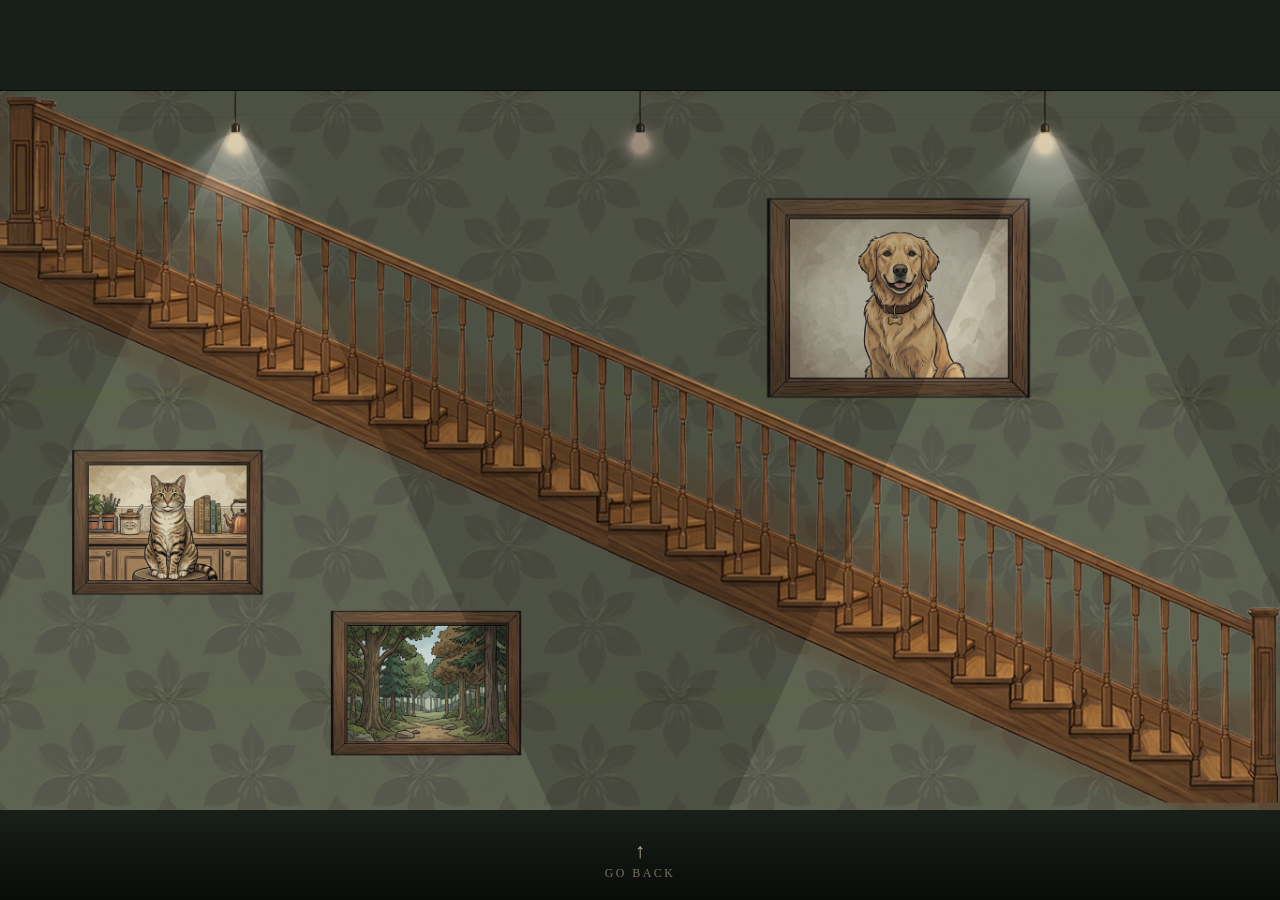
<file: panel3/index.html>
<!DOCTYPE html>
<html lang="en">
<head>
  <meta charset="UTF-8" />
  <meta name="viewport" content="width=device-width, initial-scale=1.0" />
  <link rel="stylesheet" href="style.css" />
  <title>Panel 3</title>
</head>
<body>

  <!-- STAIR SCROLL -->
  <div id="stair-scene">
    <div id="stair-caption" class="caption-box">Maybe I'll find some answers in the basement?</div>
    <div id="stair-scroll">
      <div id="stair-spacer"></div>
    </div>
    <canvas id="stair-canvas"></canvas>
  </div>

  <!-- DOOR SCENE -->
  <div id="door-scene">
    <div id="door-caption" class="caption-box">It's locked. I need a code to enter.</div>
    <div id="door-scene-bg"></div>
    <div class="floor-strip"></div>

    <div id="door-wrap">

      <!-- DOOR SVG -->
      <div id="door-svg-container">
        <?xml version="1.0" encoding="UTF-8"?>
      <svg id="Layer_1" data-name="Layer 1" xmlns="http://www.w3.org/2000/svg" xmlns:xlink="http://www.w3.org/1999/xlink" viewBox="0 0 317.33 582.22">
        <defs>
          <style>
            .cls-1 {
              fill: #955625;
            }

            .cls-2 {
              fill: #caae91;
            }

            .cls-3 {
              fill: #955a25;
            }

            .cls-4 {
              fill: #b38656;
            }

            .cls-5 {
              fill: url(#linear-gradient-13);
            }

            .cls-6 {
              fill: #cbb98f;
              stroke-width: .25px;
            }

            .cls-6, .cls-7, .cls-8, .cls-9, .cls-10, .cls-11, .cls-12 {
              stroke: #231f20;
              stroke-miterlimit: 10;
            }

            .cls-13 {
              fill: #8d3f1e;
            }

            .cls-14 {
              fill: #a06732;
            }

            .cls-15 {
              fill: #925523;
            }

            .cls-16 {
              fill: #9c6232;
            }

            .cls-17 {
              fill: #9f6733;
            }

            .cls-18 {
              fill: #955a27;
            }

            .cls-19 {
              fill: #a66f3d;
            }

            .cls-7, .cls-8 {
              fill: #c48b4a;
            }

            .cls-7, .cls-10, .cls-12 {
              stroke-width: .75px;
            }

            .cls-20 {
              fill: #a96b3f;
            }

            .cls-21 {
              fill: #ae7f4f;
            }

            .cls-22 {
              fill: #ab835f;
            }

            .cls-23 {
              fill: #b8885e;
            }

            .cls-24 {
              fill: #925423;
            }

            .cls-25 {
              fill: #b08150;
            }

            .cls-26 {
              fill: #87471f;
            }

            .cls-27 {
              fill: #86471f;
            }

            .cls-28 {
              fill: #b98859;
            }

            .cls-29 {
              fill: #c9af93;
            }

            .cls-30 {
              fill: url(#linear-gradient-2);
            }

            .cls-31 {
              fill: #c8a887;
            }

            .cls-32 {
              fill: #9b5f2c;
            }

            .cls-33 {
              fill: #915323;
            }

            .cls-34 {
              fill: #dba76e;
            }

            .cls-35 {
              fill: #9d6633;
            }

            .cls-36 {
              fill: #905222;
            }

            .cls-8, .cls-9, .cls-11 {
              stroke-width: .5px;
            }

            .cls-37 {
              fill: #ae7d4d;
            }

            .cls-38 {
              fill: #e1aa6f;
            }

            .cls-39 {
              fill: url(#linear-gradient-10);
            }

            .cls-40 {
              fill: url(#linear-gradient-12);
            }

            .cls-41 {
              fill: #e4ba85;
            }

            .cls-42 {
              fill: #935524;
            }

            .cls-43 {
              fill: #eab983;
            }

            .cls-44 {
              fill: #e6bb87;
            }

            .cls-45 {
              fill: #945323;
            }

            .cls-46 {
              fill: #ebbe89;
            }

            .cls-47 {
              fill: #e1b27d;
            }

            .cls-48 {
              fill: #a86d42;
            }

            .cls-49 {
              fill: #733f1b;
            }

            .cls-50, .cls-12 {
              fill: #a87341;
            }

            .cls-51 {
              fill: #a36e3c;
            }

            .cls-52 {
              fill: #8d6440;
            }

            .cls-53 {
              fill: #b38253;
            }

            .cls-54 {
              fill: #be8e63;
            }

            .cls-55 {
              fill: #453013;
            }

            .cls-56 {
              fill: #b58155;
            }

            .cls-57 {
              fill: #a6703e;
            }

            .cls-58 {
              fill: #b38256;
            }

            .cls-59 {
              fill: #a87541;
            }

            .cls-60 {
              fill: #7b4629;
            }

            .cls-61 {
              fill: #e3ae74;
            }

            .cls-62 {
              fill: #915424;
            }

            .cls-63 {
              fill: #c8aa8a;
            }

            .cls-64 {
              fill: #dea468;
            }

            .cls-65 {
              fill: #bb9169;
            }

            .cls-66 {
              fill: #6c3816;
            }

            .cls-9 {
              fill: #573e20;
            }

            .cls-67 {
              fill: #b28454;
            }

            .cls-68 {
              fill: #c7a27d;
            }

            .cls-69 {
              fill: #703c19;
            }

            .cls-70 {
              fill: #6e3b18;
            }

            .cls-71 {
              fill: #a16530;
            }

            .cls-72 {
              fill: #ac7848;
            }

            .cls-73 {
              fill: #bc926b;
            }

            .cls-74 {
              fill: #e4af76;
            }

            .cls-75 {
              fill: #a36d39;
            }

            .cls-76 {
              fill: #e6ae73;
            }

            .cls-77 {
              fill: #f1d5aa;
            }

            .cls-78 {
              fill: #b6895f;
            }

            .cls-79 {
              fill: #bf946e;
            }

            .cls-80 {
              fill: #a56e3d;
            }

            .cls-81 {
              fill: #8c5125;
            }

            .cls-82 {
              fill: #b38454;
            }

            .cls-83 {
              fill: #ae7e4e;
            }

            .cls-84 {
              fill: #ae7d4e;
            }

            .cls-85 {
              fill: url(#linear-gradient-4);
            }

            .cls-86 {
              fill: #b78b5f;
            }

            .cls-87 {
              fill: #915222;
            }

            .cls-88 {
              fill: #e6ba84;
            }

            .cls-89 {
              fill: #703216;
            }

            .cls-90 {
              fill: #b18353;
            }

            .cls-91 {
              fill: #965b27;
            }

            .cls-92 {
              fill: #8f5222;
            }

            .cls-93 {
              fill: #a77140;
            }

            .cls-94 {
              fill: #d8a066;
            }

            .cls-95 {
              fill: #aa815d;
            }

            .cls-96 {
              fill: #a1652f;
            }

            .cls-97 {
              fill: #ebc08c;
            }

            .cls-98 {
              fill: #884b20;
            }

            .cls-99 {
              fill: #a66f3e;
            }

            .cls-100 {
              fill: #b5885a;
            }

            .cls-10, .cls-11 {
              fill: #7a5834;
            }

            .cls-101 {
              fill: #a16c40;
            }

            .cls-102 {
              fill: #ad7c4d;
            }

            .cls-103 {
              fill: #d5975d;
            }

            .cls-104 {
              fill: #c09670;
            }

            .cls-105 {
              fill: #b6895e;
            }

            .cls-106 {
              fill: url(#linear-gradient-3);
            }

            .cls-107 {
              fill: #b7895f;
            }

            .cls-108 {
              fill: #a06837;
            }

            .cls-109 {
              fill: #ab784e;
            }

            .cls-110 {
              fill: url(#linear-gradient-5);
            }

            .cls-111 {
              fill: #edbf8c;
            }

            .cls-112 {
              fill: #935424;
            }

            .cls-113 {
              fill: #9b5f2e;
            }

            .cls-114 {
              fill: #ab7747;
            }

            .cls-115 {
              fill: #eac18e;
            }

            .cls-116 {
              fill: #a46d36;
            }

            .cls-117 {
              fill: #a06833;
            }

            .cls-118 {
              fill: #e1a96d;
            }

            .cls-119 {
              fill: #d0965d;
            }

            .cls-120 {
              fill: #d99c61;
            }

            .cls-121 {
              fill: #b48557;
            }

            .cls-122 {
              fill: #b48458;
            }

            .cls-123 {
              fill: #c4a07d;
            }

            .cls-124 {
              fill: #e5ae74;
            }

            .cls-125 {
              fill: #c09871;
            }

            .cls-126 {
              fill: #cc8d52;
            }

            .cls-127 {
              fill: #e8b57c;
            }

            .cls-128 {
              fill: #ae855e;
            }

            .cls-129 {
              fill: #a97444;
            }

            .cls-130 {
              fill: #d29559;
            }

            .cls-131 {
              fill: #9e642e;
            }

            .cls-132 {
              fill: url(#linear-gradient-8);
            }

            .cls-133 {
              fill: #e7b984;
            }

            .cls-134 {
              fill: #e8b781;
            }

            .cls-135 {
              fill: #a26c3c;
            }

            .cls-136 {
              fill: #643013;
            }

            .cls-137 {
              fill: #673b1f;
            }

            .cls-138 {
              fill: #c9864c;
            }

            .cls-139 {
              fill: #e0a265;
            }

            .cls-140 {
              fill: #bf9975;
            }

            .cls-141 {
              fill: #ac6b3b;
            }

            .cls-142 {
              fill: #a26b38;
            }

            .cls-143 {
              fill: #ab7544;
            }

            .cls-144 {
              fill: #e6b279;
            }

            .cls-145 {
              fill: #9d6530;
            }

            .cls-146 {
              fill: #ac7a49;
            }

            .cls-147 {
              fill: #83461e;
            }

            .cls-148 {
              fill: #ad7c4b;
            }

            .cls-149 {
              fill: #d0beae;
            }

            .cls-150 {
              fill: #e2ac70;
            }

            .cls-151 {
              fill: #a6733f;
            }

            .cls-152 {
              fill: #74401b;
            }

            .cls-153 {
              fill: #e4b985;
            }

            .cls-154 {
              fill: #bb9069;
            }

            .cls-155 {
              fill: #e0b37d;
            }

            .cls-156 {
              fill: url(#linear-gradient-7);
            }

            .cls-157 {
              fill: #ad7748;
            }

            .cls-158 {
              fill: #e1b079;
            }

            .cls-159 {
              fill: url(#linear-gradient-9);
            }

            .cls-160 {
              fill: #db9d60;
            }

            .cls-161 {
              fill: #d0864a;
            }

            .cls-162 {
              fill: #deb07a;
            }

            .cls-163 {
              fill: #a87443;
            }

            .cls-164 {
              fill: url(#linear-gradient-11);
            }

            .cls-165 {
              fill: #eec898;
            }

            .cls-166 {
              fill: #ae8763;
            }

            .cls-167 {
              fill: #e4aa70;
            }

            .cls-168 {
              fill: #a56f3c;
            }

            .cls-169 {
              fill: url(#linear-gradient-6);
            }

            .cls-170 {
              fill: #9e6433;
            }

            .cls-171 {
              fill: #e3b279;
            }

            .cls-172 {
              fill: #b5865b;
            }

            .cls-173 {
              fill: #925524;
            }

            .cls-174 {
              fill: #af8461;
            }

            .cls-175 {
              fill: #d7a56d;
            }

            .cls-176 {
              fill: #b48857;
            }

            .cls-177 {
              fill: #c6a282;
            }

            .cls-178 {
              fill: #cab092;
            }

            .cls-179 {
              fill: #a96c3f;
            }

            .cls-180 {
              fill: #642d10;
            }

            .cls-181 {
              fill: #b78256;
            }

            .cls-182 {
              fill: #e5b780;
            }

            .cls-183 {
              fill: #eac392;
            }

            .cls-184 {
              fill: #995c28;
            }

            .cls-185 {
              fill: #dc9d60;
            }

            .cls-186 {
              fill: #a16a38;
            }

            .cls-187 {
              fill: #b47f51;
            }

            .cls-188 {
              fill: #b98c62;
            }

            .cls-189 {
              fill: #a16b39;
            }

            .cls-190 {
              fill: #8f5022;
            }

            .cls-191 {
              fill: #caaf93;
            }

            .cls-192 {
              fill: #d1874a;
            }

            .cls-193 {
              fill: #a16b37;
            }

            .cls-194 {
              fill: #965827;
            }

            .cls-195 {
              fill: #b48455;
            }

            .cls-196 {
              fill: #ecc492;
            }

            .cls-197 {
              fill: #ad7c4c;
            }

            .cls-198 {
              fill: #e6b47c;
            }

            .cls-199 {
              fill: #e6b27a;
            }

            .cls-200 {
              fill: #e4af75;
            }

            .cls-201 {
              fill: #a26b39;
            }

            .cls-202 {
              fill: #915423;
            }

            .cls-203 {
              fill: #bf936d;
            }

            .cls-204 {
              fill: #965c30;
            }

            .cls-205 {
              fill: #b98c61;
            }

            .cls-206 {
              fill: #b18a66;
            }

            .cls-207 {
              fill: #a26c39;
            }

            .cls-208 {
              fill: #6e3a17;
            }

            .cls-209 {
              fill: #8c5021;
            }

            .cls-210 {
              fill: #c9ab8c;
            }

            .cls-211 {
              fill: url(#linear-gradient);
            }

            .cls-212 {
              fill: #aa7545;
            }

            .cls-213 {
              fill: #9e6335;
            }

            .cls-214 {
              fill: #caae92;
            }

            .cls-215 {
              fill: #9a5e2a;
            }

            .cls-216 {
              fill: #a5713d;
            }

            .cls-217 {
              fill: #a36c3b;
            }

            .cls-218 {
              fill: #643113;
            }

            .cls-219 {
              fill: #a06933;
            }

            .cls-220 {
              fill: #b6885b;
            }

            .cls-221 {
              fill: #a87343;
            }

            .cls-222 {
              fill: #713d19;
            }

            .cls-223 {
              fill: #673213;
            }

            .cls-224 {
              fill: #703d18;
            }

            .cls-225 {
              fill: #b18051;
            }

            .cls-226 {
              fill: #b0804f;
            }

            .cls-227 {
              fill: #884d20;
            }

            .cls-228 {
              fill: #955828;
            }
          </style>
          <linearGradient id="linear-gradient" x1="599.18" y1="257.73" x2="190.76" y2="828.7" gradientTransform="translate(-94.14 -44.89) scale(.61)" gradientUnits="userSpaceOnUse">
            <stop offset=".19" stop-color="#b28557"/>
            <stop offset="1" stop-color="#9c602e"/>
          </linearGradient>
          <linearGradient id="linear-gradient-2" x1="-5088.36" y1="205.6" x2="-4975.62" y2="812.21" gradientTransform="translate(383.68 49.31) scale(.06)" gradientUnits="userSpaceOnUse">
            <stop offset=".2" stop-color="#c19a72"/>
            <stop offset="1" stop-color="#a67241"/>
          </linearGradient>
          <linearGradient id="linear-gradient-3" x1="-5158.99" y1="204.14" x2="-5174.79" y2="813.94" gradientTransform="translate(383.68 49.31) scale(.06)" gradientUnits="userSpaceOnUse">
            <stop offset=".2" stop-color="#c8a586"/>
            <stop offset="1" stop-color="#b38358"/>
          </linearGradient>
          <linearGradient id="linear-gradient-4" x1="-2879.29" y1="212.11" x2="-2766.54" y2="818.72" xlink:href="#linear-gradient-2"/>
          <linearGradient id="linear-gradient-5" x1="-2949.91" y1="210.65" x2="-2965.72" y2="820.45" xlink:href="#linear-gradient-3"/>
          <linearGradient id="linear-gradient-6" x1="-2988.28" y1="2236.79" x2="-2649.22" y2="4061.03" xlink:href="#linear-gradient-2"/>
          <linearGradient id="linear-gradient-7" x1="-2928.36" y1="2210.29" x2="-2976.99" y2="4086.42" xlink:href="#linear-gradient-3"/>
          <linearGradient id="linear-gradient-8" x1="-5223.4" y1="2268.98" x2="-4884.34" y2="4093.23" xlink:href="#linear-gradient-2"/>
          <linearGradient id="linear-gradient-9" x1="-5163.48" y1="2242.49" x2="-5212.11" y2="4118.61" xlink:href="#linear-gradient-3"/>
              <linearGradient id="linear-gradient-10" x1="-2994.25" y1="6000.91" x2="-2655.19" y2="7825.15" xlink:href="#linear-gradient-2"/>
              <linearGradient id="linear-gradient-11" x1="-2934.33" y1="5974.41" x2="-2982.96" y2="7850.54" xlink:href="#linear-gradient-3"/>
              <linearGradient id="linear-gradient-12" x1="-5232.11" y1="5978.14" x2="-4893.06" y2="7802.38" xlink:href="#linear-gradient-2"/>
              <linearGradient id="linear-gradient-13" x1="-5172.2" y1="5951.64" x2="-5220.83" y2="7827.77" xlink:href="#linear-gradient-3"/>
          </defs>
          <circle class="cls-55" cx="12.26" cy="326.64" r="5.7"/>
          <circle class="cls-55" cx="12.26" cy="177.75" r="5.7"/>
          <rect class="cls-6" x="62.48" y="286.4" width="10.72" height="10.72"/>
          <rect class="cls-6" x="62.48" y="300.78" width="10.72" height="10.72"/>
          <rect class="cls-6" x="78.47" y="300.78" width="29.53" height="10.72"/>
          <rect class="cls-6" x="93.23" y="286.4" width="14.76" height="10.72"/>
          <rect class="cls-92" width="317.29" height="582.22"/>
          <g id="Generative_Object" data-name="Generative Object">
              <g>
              <path class="cls-60" d="M234.3,571.19c-.32,1.2.36,2.5.28,3.71-.11,1.51.03,3.05-.29,4.54l-2.54-.04c.61-1.44-.23-2.98-.07-4.41.13-1.19.35-2.39.04-3.65.65.18,1.86-.09,2.58-.14Z"/>
              <g>
                  <path class="cls-22" d="M295.03,578.81c-.14.56-.64.82-1.23.82l-59.51-.2c.33-1.48.19-3.02.29-4.54l56.17.13c1.76,1.34,3.25,2.3,4.28,3.78Z"/>
                  <path class="cls-20" d="M250.7,570.85c.83.95,2.17.14,3.18.43.81.23,1.58-.11,2.29-.43,3.08.93,6.71.29,9.95.45,4.15.21,8.32.12,12.47-.04.55-.02,1.43.34,1.71-.4.88.63,1.95.38,2.99.39l11.82.05c0,2.5.56,5.08-.08,7.53-1.03-1.48-2.52-2.44-4.28-3.78l-56.17-.13c.09-1.21-.59-2.51-.28-3.71,4.4-.31,9.41.66,13.61-.39.81.42,1.98.75,2.78.05Z"/>
                  <path class="cls-120" d="M265.65,22.68l-2.27,22.31c-1.17,11.52-2.66,34.92-2.12,46.31l.79,16.62c1.19,25.14,14.48,89.4,18.32,122.86,1.44,12.53,2.27,24.32,1.87,36.95l-2.1,66.92-1.29,35.87c-.56,15.71-.38,31.07-.24,46.72l.42,48.59.88,70.31.38,34.7c-.28.75-1.16.38-1.71.4,1.02-1.91-4.19-.76-5.21-1.24-.88-2.84.2-5.73-.1-8.23-.54-4.38-.04-8.45-.13-12.6-.06-2.72-.63-10.42-.64-12.81l-.07-30.84-.43-44.08c-.02-2.45-.41-4.53-.17-6.97.66-6.51.16-13.01.14-19.68l-.03-13.42-.08-31.92c0-1.78.02-3.28.09-5.07l1.8-42.8,2.25-52.31.3-17.82c.28-16.79-.89-33.24-3.76-49.9l-5.43-31.52-8.43-43.45c-1.96-10.12-3.23-19.66-4.32-29.77-1.2.31-2.36,1.38-2.29,2.17,1.2,13.72,3.54,26.86,6.32,40.46l5.55,27.12c3.6,17.57,6.59,34.68,8.68,52.41s1.9,33.17,1.21,50.23l-2.83,70.01c-.35,8.66-1.13,16.7-.61,25.25.22,3.58-.56,6.86-.51,10.47l.37,26.48.06,13.47.52,41.22.03,11.05.05,10.45c.01,2.65-.16,5.22-.07,8.03l.51,14.92c.22,6.29.36,12.71.15,19.38-.26,8.19.15,15.94.45,23.87.06,1.59.57,3.96.16,5.95-.2,1-3.83.97-3.85-.09l-.63-29.81-.64-45.96-.74-49.24c-.48-31.8.1-62.88,1.44-94.55l2.48-58.45c.86-20.18-.29-39.39-3.74-59.19l-3.29-18.88-5.11-21.39c-.17-.7-1.55-.32-1.93-.12s-.55,1.07-.4,1.84l4.85,23.97,6.1,28.27c2.4,11.13,2.15,33.12,1.63,44.86l-1.34,30.01-1.84,43.92-.79,29.57.46,89.33,1.34,87.43c-3.25-.16-6.87.48-9.95-.45l-.83-57.91-.76-107.54,1.22-43.79,2.2-60.69c.48-13.36,1.13-26.06.27-39.4-.08-1.28.06-2.81-1.57-3.16v30.26s-2.58,57.72-2.58,57.72l-.58,16.68-.82,24.6c-.02.46-.6.63-.64.89-.03.22.66.4.65.92l-.33,43.11,1.24,128.49.24,10.27c-1.01-.29-2.35.52-3.18-.43-2.41-42.83-3.26-85.81-2.65-129.14l.86-61.51c.22-15.65,1.32-30.54,2.06-46.11l.88-18.46c.04-.79-.6-.92-.86-1.09s-1.3-.4-1.32.42c-.15,7.82-.64,15.01-1.28,22.93-1.61,19.67-2.46,38.55-2.36,58.32l.67,125.29,1.21,49.3c-4.2,1.05-9.21.08-13.61.39.34-1.28-.01-2.55-.01-4.19l-.06-50.42c.19-2.16-.03-4.43-.07-6.6-.1-6.66.47-13.43-.25-20.1-1.61-14.99,2.05-11.26,2.05-12.51v-83.63s.03-62.69.03-62.69l-.52-12.22c.85-.11,1.06-.15,1.19-.74,2.22-9.44,2.1-19.65,1.47-29.67-.05-.8.01-1.66-.39-1.97-.49-.38-1.26-.57-1.74-.37l-.13-34.99-.06-36.89-.1-30.74.04-17.75.09-143.03h29.8Z"/>
                  <path class="cls-144" d="M272.27,22.72l-2.45,43.94c-1.13,20.21-.42,39.53,2.08,59.65,2.87,23.11,6.76,45.26,10.83,68.23,8.68,49.1,7.11,84.4,4.79,133.5-1.62-.36-1.01-.89-1.87-.85-.39.02-.49.81-.52,1.41l-2.55,60.18.21,36.46-.26,75.42.17,55.89c.02,5.14-.22,9.91.57,14.7-1.04,0-2.11.25-2.99-.39l-.38-34.7-.88-70.31-.42-48.59c-.13-15.65-.32-31.01.24-46.72l1.29-35.87,2.1-66.92c.4-12.63-.44-24.43-1.87-36.95-3.84-33.46-17.13-97.72-18.32-122.86l-.79-16.62c-.54-11.38.94-34.79,2.12-46.31l2.27-22.31,6.62.04Z"/>
                  <path class="cls-199" d="M236.68,318.09c-1.26.38-.74-6.38-1.64-8.55-.6-1.44.75-2.18.77-3.09.18-7.04.24-13.72.21-20.37.48-.2,1.25,0,1.74.37.4.31.34,1.17.39,1.97.63,10.02.74,20.23-1.47,29.67Z"/>
                  <g>
                  <path class="cls-160" d="M292.03,22.99c.4,3.57-.35,7.14-.61,11.01-1.74,25.6-3.46,78.14-.37,102.55,1.09,8.55,1.37,16.78,3.28,25.53V22.9c-.13-.53.34-.61.75-.53l.04,122.89.03,42.63-.06,383.38-11.82-.05c-.79-4.79-.55-9.56-.57-14.7l-.17-55.89.26-75.42-.21-36.46,2.55-60.18c.03-.6.13-1.4.52-1.41.86-.03.25.5,1.87.85,2.33-49.1,3.89-84.4-4.79-133.5-4.06-22.97-7.96-45.12-10.83-68.23-2.5-20.12-3.21-39.44-2.08-59.65l2.45-43.94c6.59.04,13.25-.46,19.76.27Z"/>
                  <path class="cls-111" d="M294.33,22.9v139.18c-1.9-8.74-2.18-16.97-3.27-25.53-3.1-24.41-1.37-76.95.37-102.55.26-3.87,1.01-7.44.61-11.01.67.07,1.58-.83,2.29-.09Z"/>
                  <path class="cls-167" d="M280.48,135.86c.02.41-.86.82-1.11.88-.36.09-.99-.25-1.08-1-2.34-18.84-3.02-58.45-2.08-77.58.03-.6,1.55.29,1.82.62.25.31.02.85.04,1.72l.72,44.66,1.7,30.7Z"/>
                  </g>
                  <path class="cls-200" d="M278.59,571.25c-4.15.16-8.32.25-12.47.04l-1.34-87.43-.46-89.33.79-29.57,1.84-43.92,1.34-30.01c.52-11.74.77-33.72-1.63-44.86l-6.1-28.27-4.85-23.97c-.16-.77.03-1.64.4-1.84s1.76-.58,1.93.12l5.11,21.39,3.29,18.88c3.45,19.8,4.59,39,3.74,59.19l-2.48,58.45c-1.34,31.67-1.92,62.75-1.44,94.55l.74,49.24.64,45.96.63,29.81c.02,1.05,3.65,1.08,3.85.09.41-1.98-.1-4.36-.16-5.95-.3-7.93-.7-15.68-.45-23.87.21-6.67.07-13.09-.15-19.38l-.51-14.92c-.1-2.81.08-5.38.07-8.03l-.05-10.45-.03-11.05-.52-41.22-.06-13.47-.37-26.48c-.05-3.61.73-6.89.51-10.47-.52-8.55.26-16.59.61-25.25l2.83-70.01c.69-17.06.78-33.41-1.21-50.23-2.09-17.72-5.08-34.83-8.68-52.41l-5.55-27.12c-2.79-13.6-5.13-26.74-6.32-40.46-.07-.78,1.09-1.86,2.29-2.17,1.1,10.11,2.36,19.65,4.32,29.77l8.43,43.45,5.43,31.52c2.87,16.66,4.04,33.11,3.76,49.9l-.3,17.82-2.25,52.31-1.8,42.8c-.08,1.79-.1,3.3-.09,5.07l.08,31.92.03,13.42c.02,6.66.52,13.16-.14,19.68-.25,2.44.14,4.52.17,6.97l.43,44.08.07,30.84c0,2.39.58,10.09.64,12.81.08,4.15-.41,8.22.13,12.6.31,2.5-.77,5.38.1,8.23,1.02.48,6.22-.67,5.21,1.24Z"/>
                  <path class="cls-139" d="M250.7,570.85c-.8.7-1.98.38-2.78-.05l-1.21-49.3-.67-125.29c-.11-19.77.75-38.65,2.36-58.32.65-7.92,1.13-15.11,1.28-22.93.02-.82,1.06-.59,1.32-.42s.89.29.86,1.09l-.88,18.46c-.74,15.57-1.84,30.46-2.06,46.11l-.86,61.51c-.61,43.33.24,86.3,2.65,129.14Z"/>
                  <path class="cls-185" d="M256.16,570.84c-.7.32-1.48.67-2.29.43l-.24-10.27-1.24-128.49c.44-.13,1.32-.2,1.24-.62-.07-.39.16-1.43.16-1.9l.15-24.46c0-.2.57-.2.62-.14l.76,107.54.83,57.91Z"/>
                  <path class="cls-74" d="M254.57,405.39c-.05-.06-.62-.06-.62.14l-.15,24.46c0,.47-.24,1.51-.16,1.9.08.41-.8.49-1.24.62l.33-43.11c0-.51-.69-.69-.65-.92.04-.27.63-.43.64-.89l.82-24.6.58-16.68,2.59-57.72v-30.26c1.61.35,1.47,1.89,1.56,3.16.85,13.35.21,26.04-.27,39.4l-2.2,60.69-1.22,43.79Z"/>
              </g>
              <g>
                  <path class="cls-179" d="M125.39,571.34l25.07-.26,21.66-.03c2.79,0,5.82-.3,8.61-.15,9.11.48,18.52.66,27.75-.14.43-.04,1.21.02,1.62.02,2.62.95,6.43.4,9.49.34l7.36-.14c1.44-.03,3.61.01,4.78.34.31,1.26.09,2.46-.04,3.65l-70.48-.07-.13,4.48-2.59.07-.17-4.46-65.42.03c-2.41,0-4.35-.08-6.33-.43,0-1.09-.4-2.14.09-3.2,1.42-.03,2.39-.15,3.83-.17l6.14-.06c4.17-.04,8.77-.67,12.75-.4,5.26.37,10.69.62,16.03.57Z"/>
                  <path class="cls-206" d="M231.68,574.98c-.16,1.43.67,2.97.07,4.41h-70.68l.13-4.48,70.48.07Z"/>
                  <path class="cls-115" d="M173.45,22.57c1.42,20.35,2.06,40.75,2.72,61.44l1.29,40.47c.72,22.54.76,44.46-.14,66.92-.04.9.12,1.38.59,1.36,1.38-.06,1.46-2.42,1.67-5.8,1.27-20.52,1.08-41.23.17-62l-.67-15.32-1.8-59.07c-.11-3.71-.72-20.36-1.18-22.74-.35-1.8-.19-3.41-.12-5.04,2.33.35,6.26-1.17,7.92,1.15s.45,5.97.62,8.49l.5,7.65c.11,1.66,1.52,19.37,1.2,18.44,1.55,4.39-.48,5.85,1.02,14.91.63,3.82-.53,7.61.24,11.05,1.45,6.51-.27,13.28.74,19.56.8,4.94,0,9.85.46,14.53.22,2.24.86,4.12.43,6.52-.58,3.22-.06,6.51.31,9.77.93,8.2.48,16.54.54,24.74l.54,76.89c.08,12.02-.59,23.73.17,35.73.45,7.17,1.16,14.33-.14,21.08-.85,4.45.79,8.73-.6,13.2-.9,2.88,1.09,6.25-.71,9.18-.92,1.5-.35,4.13-.04,6.04.33,2.03-.32,3.52-.46,4.98-.3,3.03.18,6.17-.51,9.46-1.15,5.46.61,11.49-.6,17.45-.69,3.38.31,33.05-.63,42.95-1.1,11.72.73,23.52-.64,35.21-.85,7.22.27,14.56-.27,22.18-.09,1.25.22,2.42-1.23,2.86-.67.2-1.27-.18-2.29-.4l.44-84.79c.11-21.42.12-42.04,1.16-63.29.04-.75-.09-1.46-.63-1.52-.35-.03-.87-.19-1.16-.02-.44.26-.29,1.07-.33,1.62-1.54,23.58-1.06,46.71-1.17,70.55l-.3,63.2c-.49-.28-1.11.16-1.09.49l.07,1.43c.05,1.02-.4,1.53-.19,2.54-.21-.54-2.5-1.02-2.54-.02l-2.15,55.32c-.87,22.56-1.01,44.44-.69,66.97.02,1.18.96,1.62,1.53,1.69.43.05,1.96-.04,2.15-.46.04-1.53-.35-3.37.62-4.32.24,1.34-.23,3,.47,4.73.44.42,1.41-1,1.82-.5,0,.27.29.57.14.87-2.78-.15-5.81.15-8.61.15-1.2-23.5-.38-47.01.44-70.95l1.42-41.56-7.29-.24c.71-10.37,4.05-48.59,1.68-56.76-.1-.35-.71-.63-1.17-.46-1.54-2.16-.25-15.59-4.04-13.65,0-1.23.4-2.74.31-4.2-.95-15.55-.44-30.48-.46-46.08l-.07-54.07c0-1.16-.98-1.02-1.65-1.45.33-3.65-.87-8.56.3-12.01.57-1.68.87-3.06.95-4.91l1.3-28.15c.11-2.41.8-5.12.74-7.35-.45-.34-1.43-.21-1.55-.62-.14-.5.06-.87.06-1.54l-.26-58.28c0-1.32-.15-2.21-.14-3.34l.14-43.72.2-79.58.32-19.31,10.09-.26Z"/>
                  <path class="cls-38" d="M218.91,484.15c-.92.31-.68-1.21-.96-1.69l-5.39.6-2.46,87.71c-.41,0-1.19-.05-1.62-.02-.37-8.55.24-16.87.45-25.89l1.88-78.72c-1.81-.86-3.34-.33-4.65-.76l.79-28.7c.59-21.49,1.18-42.36,2.41-63.84l2.1-36.58c1.53-26.67,1.65-52.8.73-79.63l-1.93-56.58-1.64-47.37-2.97-55.28-2.48-32.79-2.19-42.11,9.03.22,3.44,52.58,7.6,110.76,3.34,71.08.59,20.44c.86,29.74-.23,58.8-2.99,88.41-1.61,17.29-2.39,33.71-2.53,51.08l-.56,67.06Z"/>
                  <path class="cls-130" d="M228.68,463.24l-.47,35.03-1.94,71.26c-.03,1.18,4.34,1.51,4.79.37.27-14.36-.37-28.93.68-42.81l.11,41.19c0,.87.03,1.4.33,1.71.55.58,1.25.66,1.3-.52.67-18.05-.78-35.72.74-52.89l.06,50.42c0,1.64.35,2.91.01,4.19-.72.05-1.93.32-2.58.14-1.18-.33-3.34-.37-4.78-.34l-7.36.14c-3.05.06-6.87.6-9.49-.34l2.46-87.71,5.39-.6c.28.47.04,2,.96,1.69l-3.07,86.24c1.55.39,1.82-.41,2.38-.34,1.79-.02,3.42.6,6,.13l1.34-36.92.85-37.53-.05-38.67.38-52.44c.11-15.42,1.15-30.56,3.48-45.57.47,12.31,2.31,24.2-.02,35.85l-1.33,6.65-.19,61.69Z"/>
                  <path class="cls-126" d="M226.36,457.06l.05,38.67-.85,37.53-1.34,36.92c-2.58.47-4.21-.14-6-.13-.44-3.72-.11-7.32.04-11.63l2.6-76.98.83-25.55c2.19-.45,3.67-.3,4.68,1.15Z"/>
                  <path class="cls-158" d="M182.57,456.4l-1.33,49.83-.65,63.8c-.41-.5-1.37.92-1.82.5-.7-1.74-.23-3.39-.47-4.73l.36-30.2.63-33.08.55-27.83.73-32.54.3-63.2c.11-23.85-.36-46.97,1.17-70.55.04-.55-.11-1.36.33-1.62.29-.17.81-.02,1.16.02.54.05.66.76.63,1.52-1.04,21.25-1.05,41.87-1.16,63.29l-.44,84.79Z"/>
                  <path class="cls-47" d="M175.99,22.77c-.07,1.63-.23,3.24.12,5.04.46,2.38,1.06,19.03,1.18,22.74l1.8,59.07.67,15.32c.91,20.77,1.1,41.49-.17,62-.21,3.39-.29,5.74-1.67,5.8-.47.02-.62-.46-.59-1.36.9-22.45.87-44.38.14-66.92l-1.29-40.47c-.66-20.69-1.3-41.09-2.72-61.44.76-.02,1.77.09,2.54.2Z"/>
                  <path class="cls-138" d="M231.76,505.59c.03,7.08.52,14.43-.01,21.48-1.05,13.88-.41,28.45-.68,42.81-.45,1.15-4.82.82-4.79-.37l1.94-71.26.47-35.03c.54.18,1-.38,1.81.01l.18,17.13-.15,25.09c.4.24.99.09,1.23.12Z"/>
                  <path class="cls-153" d="M167.2,401.08c1.54,15.18-3.42,51.07-3.72,60.3-.82.06-.42-.58-.42-1.35l.1-72.6c3.78-1.94,2.5,11.5,4.04,13.65Z"/>
                  <path class="cls-162" d="M166.7,458.31l-1.34,19.63c-.06.84-1.19,1.08-1.53.8-.29-.24-.88-.59-.85-1.45l.51-15.9c.3-9.23,5.26-45.12,3.72-60.3.46-.17,1.07.11,1.17.46,2.37,8.17-.97,46.39-1.68,56.76Z"/>
                  <g>
                  <path class="cls-94" d="M295.09,22.37c-.41-.08-.88,0-.76.53-.71-.73-1.63.17-2.29.09-6.51-.73-13.17-.23-19.76-.27l-6.62-.04h-29.8s-.09,143.03-.09,143.03l-.04,17.75.1,30.74.06,36.89.13,34.99c.02,6.65-.04,13.33-.21,20.37-.02.91-1.37,1.65-.77,3.09.9,2.16.38,8.93,1.64,8.55-.14.59-.34.63-1.19.74l.52,12.22-.05,62.69v83.63c.01,1.26-3.65-2.48-2.04,12.51.72,6.67.15,13.44.25,20.1.07.24-1.2.1-1.2-.27l.22-50.71c.02-3.8.98-7.54-.04-11.1-.47-1.64.24-2.89.24-4.54l.19-40.99c-.25-.78-1.1-1.15-1.11-1.87l-.27-41.68c-2.22,2.25-.73,5.03-.58,7.48.49,8.31-.25,16.42-.23,24.6l.2,67.92.17,46.77c-.24-.03-.83.13-1.23-.12l.15-25.09-.18-17.13c-.82-.39-1.27.16-1.81-.01l.19-61.69,1.33-6.65c2.33-11.65.48-23.54.02-35.85-2.33,15.01-3.37,30.15-3.48,45.57l-.38,52.44c-1-1.45-2.49-1.61-4.68-1.15l-.83,25.55-2.6,76.98c-.15,4.31-.47,7.9-.04,11.63-.56-.07-.83.73-2.38.34l3.07-86.24.56-67.06c.14-17.37.92-33.79,2.53-51.08,2.76-29.61,3.85-58.67,2.99-88.41l-.59-20.44-3.34-71.08-7.6-110.76-3.44-52.58-9.03-.22,2.19,42.11,2.48,32.79,2.97,55.28,1.64,47.37,1.93,56.58c.91,26.83.8,52.96-.73,79.63l-2.1,36.58c-1.23,21.48-1.82,42.35-2.41,63.84l-.79,28.7c1.31.43,2.84-.1,4.65.76l-1.88,78.72c-.22,9.02-.82,17.34-.45,25.89-9.23.79-18.64.61-27.75.14.15-.3-.14-.6-.14-.87l.65-63.8,1.33-49.83c1.02.23,1.63.61,2.29.4,1.44-.43,1.14-1.61,1.23-2.86.54-7.62-.57-14.97.27-22.18,1.37-11.69-.46-23.5.64-35.21.93-9.9-.06-39.57.63-42.95,1.21-5.95-.54-11.99.6-17.45.69-3.29.21-6.43.51-9.46.14-1.45.78-2.95.46-4.98-.31-1.91-.88-4.54.04-6.04,1.8-2.93-.19-6.3.71-9.18,1.39-4.46-.25-8.75.6-13.2,1.29-6.75.59-13.91.14-21.08-.75-12-.08-23.7-.17-35.73l-.54-76.89c-.06-8.2.39-16.54-.54-24.74-.37-3.26-.89-6.55-.31-9.77.43-2.4-.21-4.28-.43-6.52-.45-4.68.34-9.59-.46-14.53-1.02-6.29.71-13.05-.74-19.56-.77-3.45.39-7.24-.24-11.05-1.5-9.06.52-10.52-1.02-14.91.33.92-1.09-16.78-1.2-18.44l-.5-7.65c-.17-2.52,1-6.25-.62-8.49s-5.59-.8-7.92-1.15c-.78-.12-1.78-.22-2.54-.2l-10.09.26-.32,19.31-.2,79.58-.14,43.72c0,1.13.14,2.02.14,3.34l.26,58.28c0,.68-.2,1.04-.06,1.54.12.41,1.1.28,1.55.62.07,2.23-.62,4.93-.74,7.35l-1.3,28.15c-.09,1.85-.38,3.22-.95,4.91-1.17,3.45.02,8.36-.3,12.01.67.43,1.65.29,1.65,1.45l.07,54.07c.02,15.6-.5,30.53.46,46.08.09,1.46-.31,2.97-.31,4.2l-.1,72.6c0,.77-.4,1.4.42,1.35l-.51,15.9c-.03.86.56,1.21.85,1.45.34.28,1.48.04,1.53-.8l1.34-19.63,7.29.24-1.42,41.56c-.82,23.94-1.64,47.45-.44,70.95l-21.66.03-25.07.26c-.17-.6-.22-1.1.78-1.15,1.25-.07.5-1.96.33-2.69l-.58-2.55c-.16-.69.87-2.74-1.4-3.1.94-.92.86-1.11.78-1.31-.12-.3-.54-.11-1.27-.42,1.52-.69.35-1.88,0-2.48-.47-.79.44-2.5-1.28-3.21.95-.82.76-1.03.79-1.26.07-.49-.61-.87-1.19-1.03.59-.75.87-1.94-.24-2.47-.4-.51.69-2.4-.53-3.08-.7-.39.99-2.39-.72-3.04l-.45-4.41c-.1-1.02,1.03-3.46-.82-4.83-.43-1.39.61-3.31-.15-5.35-1.13-3.03-1.38-39.41-.77-41.49.72-2.46.46-5.01.63-6.83l.56-6.13c.13-1.37,1.02-2.66.11-3.95,1.97-1.39.92-4.43,1.11-5.86l.63-4.95.67-4.66c.26-1.81-.19-4.08.44-5.21l.66-3.23c.28-1.35.13-2.62.33-3.68,1.51-.23.93-1.52.48-2.73-.18-.49.83-.35.93-.72.22-.81.12-1.43-.49-1.94.74-.35.97-.1,1.1-.51.15-.47.23-.84-.32-1.84-.18-.33.84-.39,1.07-.68.38-.48-.72-1.51-.4-1.85.53-.55,1.17-.42,1.05-1.2-.11-.68-.15-1.45-.57-1.88,2.02-.5.51-2.32.97-2.99.65-.95,1.45-2.33.26-4.28-.2-.33,1.04-.19,1.09-.65.53-4.86-2.12-2.79.94-4.54l-.76-19.09c-.07-1.63.33-4.26-.78-5.82-.54-.76.8-2.72-.68-3.67-.54-.78-.23-3.17-.4-4.28l-.68-4.36c-.1-.63.09-2.31-.62-3.04s.44-3.22-.91-3.66c-.23-.16.23-1.02.24-1.66,0-.53-.76-.55-1.14-.96.79-.84.44-1.29.5-1.5.17-.62-.5-.37-1.04-.83-.02-.29.55-.87.56-1.3.04-.9-.79-.88-1.33-1.26.83-1.02.68-1.18.56-1.29-.17-.16-.8-.15-.96-.4.55-1.36.08-3.8-1.34-4.48.75-.95.54-1.07.53-1.25-.04-.53-.49-.82-1.11-1.08-.2-.08.3-.55.42-.98.13-.49-.34-.48-1.03-.85-.08-.31.54-.91.53-1.33-.02-.75-.82-.88-1.27-1.26.78-.86.6-1.06.64-1.26.13-.67-.41-.82-1.17-1.06-.01-.32.65-.85.58-1.33-.08-.58-.26-.86-1.33-1.09,1.55.77-.47-8.4-.54-8.66-.45-1.64.35-4.78-.59-6.67-.2-.41-.08-20.5.01-21.78.11-1.55.99-4.76.26-6.46-.21-.5.93-.99,1.02-1.47.15-.76-.59-1.25-.55-2.24.02-.48.96-.94,1.06-1.46.19-.96-.3-1.69-.48-2.89-.07-.48,1.23-.71,1.19-1.4s-.44-1.5-.43-1.85c1.08-.7,1.16-2.71.34-3.76.91-.29,1.21-.56,1.24-1.13.02-.51-.16-.94-.61-1.31,1.09-.2,1.17-.44,1.24-1.14.04-.47-.45-.94-.55-1.3.43-.39.86-.26.97-.5.25-.58-.32-1.04-.36-1.33.49-.4.79-.37.96-.54.51-.5-.42-1.04-.26-1.32.22-.4.75-.34.93-.58.4-.57-.47-.96-.32-1.25.21-.41.77-.39.95-.6.49-.55-.55-.99-.35-1.24.5-.51,1.21-.33,1-.9-.58-1.56,1.85-2.98,1.62-5.31-.43-1.18.63-.55.87-1.11.21-.49-.63-1.06-.45-1.34.23-.37,1.04-.12.98-.49-.03-.2-.58-.58-.39-.72.53-.37.79-.34.91-.52.31-.49-.38-1.08-.24-1.36.15-.3,1.01-.15.97-.47-.02-.2-.61-.62-.42-.74.64-.38,1.29-.37,1.01-.82-.69-1.1,2.8-7.03,1.86-4.6.21-.56-.51-1.04-.36-1.33.2-.42,1.03-.07,1.01-.5,0-.21-.62-.55-.45-.71.46-.44.95-.22,1.09-.57.19-.47-.6-1-.43-1.29.21-.37,1.03-.15.99-.5-.02-.21-.61-.54-.41-.73.45-.42.93-.21,1.07-.56.18-.46-.59-1-.42-1.29.21-.37,1.01-.13.98-.49-.01-.2-.58-.6-.4-.72.55-.37.8-.33.93-.51.39-.57-.43-1.05-.27-1.34.18-.34,1.07-.15,1.02-.49-.03-.22-.63-.58-.45-.71,2.86-2.13-.96.6,2.22-4.1.13-.19-.49-.85-.23-1.01.24-.15,1.11.07.6-.73-.44-.68.85-.54.92-.85.11-.48-.42-1.13-.17-1.4,2.45-2.58,2-6.48,3.14-6.4.48.03-.53-.72-.29-.89.55-.4,1.09-.46.97-.88-.18-.6-.82-1.16.25-1.23s-.13-.88-.02-.94l1.05-.65c.24-.15-.6-1.15-.29-1.39.25-.19,1.34.13.67-.69-.55-.67.57-.63.73-.9.28-.47-.45-1.07-.27-1.33.28-.41.94-.22,1.03-.51.16-.54-.61-1.05-.43-1.32.31-.46.97-.16,1.07-.52.15-.55-.57-1.03-.44-1.35.15-.38,1.04-.12.99-.5-.03-.2-.6-.57-.42-.71.52-.39.81-.34.92-.52.31-.48-.48-1.19-.21-1.35.99-.61,2.39-2.08,1.04-3.09.78-.31,1.04-.34,1.01-.48l-.25-1.33c-.06-.29.91-.12,1-.52.13-.59-.61-1.02-.41-1.29.36-.48.93-.1,1.03-.55.12-.54-.53-1.03-.39-1.33.16-.37.89-.2,1.03-.47.09-.17-.21-.35-.47-1.22-.04-.55,1.11-.28,1.14-.68.04-.59-.15-1.02-.6-1.32.99-.35,1.53-.26.69-1.08.12-.46.74-.44.96-.66.46-.47-.43-1.1-.28-1.39.29-.56,1.02-.67,1.05-1.09.04-.52-.65-1.01-.46-1.31.24-.39.98-.12,1.02-.46.02-.2-.04-.4-.52-1.22,1.19-.66,1.99-2.56,1.43-4.3-.19-.59.83-.24.98-.65.17-.51-.72-1.14-.45-1.31.64-.42,1.2-.53,1.14-1.18-.05-.58-.46-.89-.25-1.27,3.89-7.12,2.1-15.13,2.49-22.4.17-3.17.41-6.11-.65-9.27-.79,1.64-1.2,3.51-1.5,5.66-3.96,28.48-14.23,52.15-25.43,78.58-7.18,16.96-13.87,33.09-19.73,50.41-6.48,19.13-7.74,36.58,0,55.51l6.94,16.98c3.4,8.32,5.52,16.38,6.51,25.13,1.45,12.78,1.92,25.31-.02,38.3l-5.5,36.85-.75,6.09-1.05,10.54c-.06.61-.48.81-.71.81-.27,0-.87-.18-.83-.87,1.12-17.58,4.07-34.54,6.52-51.61.42-2.94.55-5.95.82-9.26,1.19-14.22.6-28.15-2.88-41.92-2.47-9.78-6.51-18.89-10.17-27.7-7.65-18.4-8.16-37.7-1.64-56.95,6.27-18.52,13.19-35.83,20.85-53.56,5.76-13.33,10.71-26.45,15.26-39.77,4.23-12.4,8.3-24.91,9.69-38.46.88-8.51,1.38-16.86.26-25.67-2.03-15.87-6.14-30.64-11.82-45.56-8.37-21.99-14.88-44.04-18.06-67.53-1.83-.71-3.42-.23-5.08-.24h-2.16c-2.79-.02-5.65.32-8.4,0l-1.85-.21-7.34.2c-3.68.1-7.42-.25-11.21.05-.5,2.89,1.8,10.49,1.32,11.21-.18.27-.96.27-.92.68.3,3.98-1.34,12.48-.02,13.18.24.13.64-.56,1.29.18,4.3,19.52,17.57,39.61,23.75,56.47.06.17-1.27.95-1.06.7.12-.14-.61-.44-.68-.79-1.03-5.07-4.29-8.69-6.07-12.65-1.52-3.39-2.93-6.76-5-9.88-1.08.22-.98-.34-.37-1.11-1.48-2.98-2.89-6.47-4.81-9.52-.73-1.16-.34-3.67-2.54-4.25.88-.75.57-.93.48-1.22-.12-.38-.49-.2-.98-.6-.16-.13.49-.63.33-.77-.27-.25-1.54-.28-.34-1.11-.91-2.89-3.29-4.89-2.56-5.91.16-.22-.16-.33-.54-.75-1.05-1.14-1.58,3.01-1.3,4.57.17.93,1.45,1.08,1.35,2.12-.09.95.39,2.08-1.02,1.89-1.36,1.23.66,3.6.22,5.28-1.2,4.61.05,13.63-.47,15.26-1.21,3.81.04,6.6.02,12.34l-.12,38.1c-2.15,1.52.07-5.93-2.35-4.66l.04,74.54.17,9.86c0,.44.88.44,1.03.6-.06.3-1.04.87-1.13,1.22v57.35c0,4.38-.38,8.35.06,12.92.11.44,1.27.66,1.04.82-.45.33-1.44,1.08-1.06,1.42,1.22,1.09,1.02,1.13-.03,1.9-.13,9-.28,17.49.08,26.46s-.94,17.14.28,25.12c.21,1.38.52,3.21-.52,5.06.61.45,1.15.68,1.26.91.17.37-1.18.43-1.21.69-.05.49-1.1,13.22,2.22,10.19-.32,2.88,1.13,5.49,2.66,7.86-.3.05-.75.17-.95.01-.45-.35,0-1.43-1.11-1.77-1.29,3.2.21,6.77-.66,10.6-.19.84-2.32.48-2.23,1.54.62,7.36,2.21-.47,5.2,5.37,2.06,4.02,4.68,7.54,6.38,11.99,3.6,9.4,4.83,18.85,4.93,28.86.14,14.97-.64,29.34-2.59,44.24l-5.65,43.19-4.32,35.48c-.25,2.07-.96,3.69-1.19,5.44-.78,5.81.14,11.45-.19,17.02,1.23.21,1.6-.53,1.8-.02.12.3.35.51.11.81-1.43.01-2.41.14-3.83.17-.9.02-2.25.15-3.08.02-2.85-.44-5.73-.29-8.61-.27-.1-.29-.03-.52.03-.73.12-.39.87-.17.86-.41l-.15-11.53c-.01-1.04,1.58-.88,1.86-1.37.21-3.35.24-6.87.27-10.37l.27-36.26c.14-18.31-.52-35.82-2.25-54.08-1.7-17.98-3.35-35.11-6.75-52.85l-8.58-44.76c.49-.65.72-.68,1.02-.59.78.22,1.1.87,1.24,1.63l9.22,49.89c10,54.15,6.94,105.02,8.48,159.18.7.92.49,1.32.92,1.41.96.18,1.86-.09,1.86-1.39v-16.68s-.07-56.87-.07-56.87l-.21-27.14c.22-.34.52-.4.63-.21l.32,22.28c.02,1.71-1.74,3.82.89,5.28-.9-3.2.87-5.73.88-8.53l.27-78.44-1.74-3.48c-1.11,1.28-.77,2.31-.77,3.38-1.67-1.21-.49-3.17-.39-4.99.5-9.23.83-18.37.12-27.62-.16-2.08-.74-3.34-.33-5.65,2.02-11.28-.83-14.89.04-19.06,1.17-5.58.51-11.31.5-17.14l-.1-49.14-.03-37.49-.37-49.17c0-.56.34-1.02.68-.74l.12,11.65c.08,7.96-.44,22.33.15,28.44.23,2.36-1.43,4.8.6,7.24l.76-7.93c.51-5.34.53-11.29-.12-16.76-.59-4.93.11-9.1.13-14.06l.33-74.26c0-.99.46-1.7-.09-2.03-.36-.21-1.72-.82-1.73-.33l-.17,44.82c-.07.16-.38.12-.65-.13l.26-44.82c.05-8.15.2-15.68.21-23.49l.04-32.58-.21-25.69.2-24.94-60.8.29c-.59-.38-.79-2.31.3-2.31h271.89c.72.75.26,1.25.26,1.76Z"/>
                  <g>
                      <g>
                      <path class="cls-88" d="M197.4,276.24c.59,6.62,1.06,13.45-.02,20.05-.84,5.15.75,10.55-.7,15.48-.72,2.46.26,4.77-.14,7.66-.08.57-1.15.4-1,1.02.82,3.38.65,6.46-.05,9.51-.92,4.01.6,8.41-.57,12.86-.91,3.46.51,7.33-.5,11.11s.22,8.04-.63,12.32c-1.14,5.76.38,12.1-.58,18.39-1.16,7.62.44,15.83-.66,23.85-1.31,9.57.7,19.39-.59,29.26-.9,6.86.47,29.61-.99,31.61-.44.6-2.86,1.59-2.84.33l.76-45.87.64-45.53c.3-21.35.7-42,2.3-63.25.68-9.05,1.35-17.44,1.27-26.51l-.42-52.84-.18-60.82-.51-35.22-1.17-30.2c-1.1-28.49-1.92-56.7-4.56-85.13-.09-.93.19-1.61.9-1.54,2.51.25.67,4.07,1.59,5.17,1.56,1.86-.46,4.79.57,6.57.53.92,1.3,15.09,1.37,16.29l.46,7.69c.15,2.53,1.23,15.74.99,16.79-.34,1.51-.32,3.21.15,4.38,1.5,3.73.03,7.91.56,12.2.36,2.91,1.26,5.55.53,8.64-.4,1.69-.46,3.77.27,5.42,2.02,4.6-.85,9.94.5,14.33,1.54,5.04-.13,9.96.57,14.63.74,4.91.84,9.48.7,14.09-.18,6.06.04,12,.11,17.91l.57,43.58c.06,4.95-.86,9.7,0,14.09,1.65,8.45-.46,16.01.64,23.04,1.48,9.4-.19,19.17.65,28.64Z"/>
                      <path class="cls-182" d="M203.61,263.06c.95,8.57.04,16.86.25,25.7.01.49.56.62.64,1.35.09.78-.75.84-.74,1.29.11,5.29.68,10.1-.19,14.83-.74,3.98.45,8-.61,11.98-1,3.75.59,7.97-.6,12.04-1.12,3.84.71,7.98-.61,12.11-1,3.15.47,6.71-.51,10.22-1.18,4.21.54,8.5-.72,12.76-1.12,3.82.64,8.12-.57,12.24-1.33,4.52.55,9.35-.64,14.12-.96,3.84.1,8.02-.54,11.96-1.28,7.92.72,16.36-.78,24.32-1.08,5.73.86,17.75-.89,29.01-.15.95.12,2.11-.77,2.43-.56.2-1.81.44-2.43-.15l1.08-52.68,3.63-86.02c.78-18.57,1.36-36.21.94-54.73l-.86-37.55-.74-61.41-1.32-50.52c-.82-31.56-2.76-62.46-5.84-93.9,4.86.93,1.6,7.38,2.84,9.62,1.44,2.58-.48,5.71.65,7.92,1.28,2.49-.43,5.36.59,7.42,1.22,2.45.57,4.85.69,6.98l.46,7.73c.2,3.41,2.06,22.55,1.67,24.2.24-1.03.78,11.36.76,11.1l.67,9.56c.14,1.99,1.65,21.58,1.34,20.59,1.26,3.98-.73,8.29.48,16.05,1.44,9.24-.38,18.78.75,28.22,1.44,12.06-.52,24.35.63,36.13.78,7.96.39,15.81.19,24.08-.01.54.21,1.41-.25,2-.25.32.75.25.94.96.86,9.6-.66,18.69.37,28.03Z"/>
                      <path class="cls-171" d="M210.36,272.07c1.12,10.26-.07,20.82.41,31.41.16,3.53.31,7.07-.47,10.4-1.08,4.57.8,9.7-.64,14.36-.86,2.78-.02,5.33-.03,8.29,0,.83-.63,1.38-.7,1.95-.47,3.79.48,7.46-.45,11.05-.86,3.32.63,6.83-.63,10.46-1.07,3.08.66,6.7-.5,10.18-1.13,3.39.37,7.15-.63,10.99-.95,3.63.25,7.56-.59,11.48-.76,3.58-.11,7.84-.63,11.76-1.13,8.53.63,17.74-.74,26.84-1.03,6.85.83,14.19-.57,21.14-.39,1.94-.24,3.83-.38,6.21-1.28.71-2.36.17-4.09.15l1.32-54.62,4.94-97.49c.54-10.65.56-19.95.33-30.41l-1.86-84.13-1.29-60.44-.84-17.09-2.79-41.29-1.41-17.71-2.71-31.16c-.06-.63.4-1.33.69-1.52.41-.27,1.32-.29,1.62.06,2.73,3.24.61,10.29,1.44,12.84,1.53,4.71-.42,9.71.78,14.14,1.01,3.72-.44,7.61.78,11.28.9,2.7-.69,5.53.32,7.7,1.35,2.91-.15,5.98.56,8.61,1.52,5.57-.51,4.09.97,8.84.91,2.93-.62,6,.34,8.51.79,2.08-.39,4.26.59,6.23,1.4,2.82-.43,6.3.67,9.21.45,1.2,1.15,19.96,1.23,22.05l.53,12.97c.02.52.93,25.07-.03,19.9.07.37.77.24,1.14.96.26,5.6-.53,10.98.23,16.29,1.26,8.75-.53,12.29.88,20.63.97,5.71-.91,11.4.28,16.56,1.45,6.34-.47,12.86.71,19.06,1.07,5.61-.35,11.27.59,16.8s.03,11.04.63,16.52Z"/>
                      <path class="cls-141" d="M234.16,509.98c.03,2.17.26,4.44.07,6.6-1.52,17.17-.07,34.84-.74,52.89-.04,1.17-.75,1.1-1.3.52-.3-.31-.32-.85-.33-1.71l-.11-41.19c.53-7.05.04-14.4.01-21.48l-.17-46.77-.2-67.92c-.02-8.19.72-16.3.23-24.6-.15-2.45-1.64-5.23.58-7.48l.27,41.68c0,.72.86,1.09,1.11,1.87l-.19,40.99c0,1.64-.71,2.9-.24,4.54,1.02,3.56.06,7.3.04,11.1l-.22,50.71c0,.38,1.27.51,1.2.27Z"/>
                      <path class="cls-103" d="M224.28,83.36c.13,1.43-.34,3.1-2.16,3.21l-3.8-41.41-2-22.3c1.6-.44,3.3-.35,4.62-.02-.51,12.4-.01,24.2,1.12,36.41l2.23,24.11Z"/>
                      </g>
                      <g>
                      <g>
                          <path class="cls-46" d="M138.42,278.99c-.05.36.39.89.42,1.57.02.53-.21.49-1.09.88-.14.23.65.8.49,1.34-.1.36-1.27.2-1.05.6.48.88.47,1.49.39,1.85-.12.52-1.29.09-1.09.85.8.86.55.93.57,1.11.04.46-.56.79-1.15,1.02-.19.1.35.55.46.98.14.55-.36.43-1.09.87,0,.29.63.87.6,1.3-.05.69-.47.75-1.19,1.17l.58,1.28c.32.7-.36.77-1.22,1.14l.58,1.31c.2.45-.29.82-1.27,1.14,1,.85.72,2.11-.46,3.1-.18.15.39.49.45.71.2.68-.56.85-1.16,1.05.75.87.72,1.79-.17,2.59-.56.5.85,2.16-.69,3.01.18.81.1,2.09-.3,3.12-.5,1.29-1.48,16.33-1.73,20.58-.52,8.82-.59,18.23.05,27.12.31,4.35.49,14.78,1.21,17.45.59,2.19.06,4.08.2,6.18,1.4-.12.3.23.01.56l-.94,1.08c-4.62-25.2-10.53-30.96-10.77-58.52-.21-23.66,2.88-39.09,11.7-60.74l13.31-32.66c5.18-12.72,9.48-24.87,13.74-37.92,1.32,5.32,1.23,21.72-1.36,23.36-.23.14.08.51.21.98.14.5-.31.45-1.04.89,0,.28.52.97.59,1.36.15.8-.83.78-1.32,1.18.9,1.1.62,1.14.62,1.35-.01.41-.41.95-1.14.98-.1.17.38.53.44,1.08.04.38-.35.35-.99.83-.17.24.48.97.52,1.33.11.8-.77.81-1.17,1.17.46.53.76.78.47,1.22-.2.29-.62.12-1.09.59-.17.17.46.5.51.71.16.68-.34.83-1.24,1.03.25.45.55.57.65.79.28.66-.61.85-1.05,1.08.59,1.21-.07,3.32-1.36,3.86.63.91.54,1.13.46,1.29-.1.18-1.06.09-.97.44l.41,1.58c.12.46-.14.48-1.12.88l.6,1.31c.24.53-.54.74-1.13,1.19-.14.27.56.91.51,1.28-.09.69-.27.88-1.21,1.11-.03.24.44.61.48,1.06.02.33-.31.49-1.08.81-.06.2.39.59.5.98.18.62-.23.59-1.13.82.1.33.6.93.45,1.68-.08.43-.56.52-1.11.94,2.09-1.44-1.84,7.07-1.17,4.29.46.83.62,1.24.49,1.29l-1.04.44c-.22.1.61.92.39,1.65-.09.32-.2.48-1.06.83-.08.24.59.81.52,1.28-.05.32-.36.62-1.11,1.15-.18.13,1.22,1.53-.39,1.62-.31,1.33-.15,3.03-.78,4.27-.29.13-1.01.51-.8.89.15.28,1.16.92-.14.91-.87.5.99,2.21-.4,2.53-1.15.26,0,1.07-.17,1.94-.1.51-.63.53-1.16.93.81.89.64,1.09.57,1.26-.1.24-.92.06-.98.46Z"/>
                          <path class="cls-61" d="M140.82,67.67c.74.34,1.28.22,1.09.78s-1,1.19.14,1.31c.95.1-.12.69-.03.91.16.37,1.01.3,1.06.79.05.42-.63,1.05-.25,1.28.24.15,1.29-.2.56.79-.43.59.82.45.92.77.15.54-.57,1.1-.37,1.35.28.36.96.22,1.03.5.15.61-.61,1.01-.44,1.31.28.47,1.05.06,1.13.54.08.51-.64,1.01-.49,1.32.14.3,1.03.42,1.07.66.03.2-.69.37-.49.56.46.45.99.09,1.06.54.08.54-.61,1.03-.42,1.31.31.45,1.06.04,1.1.53.06.56-.66,1-.48,1.33.19.35,1.05.14,1.11.52.1.58-.69.98-.52,1.29.22.42,1.06.26,1.01.54-.03.2-.63.52-.39.75.38.35.85.22.92.53.04.18.24.41-.34,1.15.1.44.82.37.96.69.3.67.27,1.59-.42,1.9.64.43,1.18.04,1.2.53s-.22.97-.58,1.31c.69.38.86.34.98.52.36.58-.11,1.08-.29,1.33,1.13.24,1.28.38.7,1.28.27.31.94.01,1.06.47.07.28.15.58-.5,1.26.02.4.96.28,1.06.61.2.69.02,1.57-.55,1.91.62.4,1.05.23,1.15.52.21.59-.59,1.02-.42,1.32.26.44,1.06.15,1.11.53.08.58-.59.96-.49,1.3.11.38.95.23,1.05.5.07.18-.04.44-.43,1.27-.18.38.95.29,1.06.62.14.44-.63,1.06-.43,1.32,2.9,3.95,2.75,8.73,2.57,8.33l1,2.35c-.92-2.16.95,21.3-1.29,20.53-2.07-14.97-5.09-28.74-10-42.51l-10.78-30.23c-5.05-14.16-7.56-28.68-9.88-43.92l22.13-.16c1.06,0,2.2.09,2.52.68.42.78.42,2.22.56,2.87l1.42,6.55c.16.72.4.53.76,1.07-.93-1.4,4.38,16.21,4.4,17.45l.14,11.1c.02,1.5-.76,3.33-.21,4.57-.15.28-1.01.54-1.26.47-.44-.11.03-1.46-1.06-1.3l2.08,6.27c1.46,4.4.12,9.47.52,13.91-2.3-.1-1.8,1.07-2.26,2.13-.35.81.44,1.05.85,2.04,1.46,3.48,1.36,12.51,1.27,12.73-.16.4-.99.95-1.66.72l-12.74-35.46c-4.17-11.6-5.77-23.04-8.38-34.74-.11-.48-.54-.85-.8-.81-1.5.23.24,3.24-.65,5.08-.03.47,1.09.77.97,1.34l-.41,1.87c1.05.73,1.42,2.73.34,3.74,3.39,1.33-.59.89,1.64,3.25.45.47-.34,1.34-.09,1.67.62.83,1.53,2.27.26,3.06.85.3.91.41,1.07.56.57.52-.11,1.12-.11,1.78,0,.72,1.77,1.45.44,3.09-.22.28.87.3.93.63.12.66.08,1.49-.45,1.92,1.03.34,1.09.51,1.16.88.09.46-.25,1.36-.47,1.56.53.4.86.25.96.51.22.55-.42.97-.4,1.68s1.04.49,1.13.81c.15.52-.59,1.14-.44,1.34Z"/>
                          <path class="cls-43" d="M145.69,303.52l-.78,3.1-.54,3.15c-.09.52.42,2.11-.63,3.1-.67.63.62,2.57-.62,3.62-.59.63-.4,2.52-.57,3.68l-.55,3.73c-.13.85-.4,2.98-.64,4.26l-.68,3.75-.62,4.92c-.13,1.04.62,3.2-.53,4.93s1.13,5.44-.92,7.77c.41,3.62.26,7.16-.25,11.08-.59,4.48.23,10.33-.72,19.08-.74,6.81.84,27.68-.63,32.57-.6,2.01,1.01,9.35-1.22,7.72-.54-.4-.63-.94-.61-1.67.29-8.53.71-16.68-.3-25.02-2.3-18.85-3.95-37.49-3.2-56.69.44-11.2.89-21.67,3.44-32.71,6.37-27.6,13.98-54.29,22.62-81.54l.78,29.86c-2.28.16.16,1.9-.89,2.51-1.78.05.51,1.72-1.17,2.03-.64.12.35,1.04.18,1.8-.09.4-.98.51-1,.89.41.82.42,1.43.32,1.83-.08.31-1.24.23-.96.7.47.79.39,1.36.34,1.71-.05.38-1.26.31-.96.73.65.91.5,1.31.34,1.78-.14.41-1.27.23-.92.75.66.98.56,1.52.34,1.72-.31.3-1.14.18-1.13.86s.51.78.58,1c.22.69-.2.94-1.22,1,.42.6.59.91.68,1.42.14.85-.76.83-1.24,1.22.73.9.58,1.1.61,1.31.09.65-.47.76-1.15,1.09-.19.1.37.55.48.98.14.54-.3.51-1.13.81.21.39.46.87.49,1.63.03.55-.69.56-1.11.96.71.87.58,1.08.6,1.29.04.48-.36.94-1.32.98.94,1,.89,2.31-.1,3.19-.47.41.65,1.87-.55,2.46-.68.33.71,2.31-.73,3.02-.09.68.4,2.26-.51,3.13-.44.42.46,1.86-.58,2.48.28-.1-.86,5.02-1.12,6.06Z"/>
                          <path class="cls-41" d="M96.59,477.54c.37-.48-1.14,8.56-1.32,9.85l-.6,4.31-.65,4.27c-.13.88.45,3.35-.63,4.37-.65.62.16,2.78-.5,3.64-.88,1.15.21,3.98-.66,5.47-.34.58-1.06,12.04-2.17,14.57,1.05-1.14-1.45,6.87-1.57,4.22l-.16-21.45c-.08-10.39-1.16-20.56.76-30.7l.95-5.02c2.65-13.98,1.42-42.66-1.4-57.08-.59-3.01-.28-25.58.26-25.77,2.23-.78,4.91,7.13,5.54,8.41.19.39,1.03.54,1.16,1.28.11.6,0,1.1-.23,1.79,0,.19,1.01.14.95.42-.04.19-.64.55-.38.74.48.36.81.27.97.58.28.56-.13.9-.4,1.23.54.39.87.33.98.53.3.54-.13,1.05-.35,1.31,1.25-3.14,1.27,7.36,1.91,3.49-.07.45-.89,1.33-.46,1.48,2.05.76.31,2.9.88,3.68,1.07,1.47.47,4.09.72,5.7.97,6.32,1,12.91,0,19.11-.49,3.05.67,6.46-.55,9.53-.9,2.27.63,4.55-.58,6.87-1.04,1.99.67,4.29-.73,6.6-.79,1.31-.56,4.25-.72,6.14l-.46,5.49c-.09,1.06.35,3.71-.57,4.91Z"/>
                          <path class="cls-127" d="M147.72,338.43c.79-.39-1.79,16.96-2.05,19.29l-.62,5.53-.65,5.58c.13-1.08-1.11,13.02-1.18,14.09l-.65,9.18c-.17,2.48.61,5.57-.53,8.65.05-.12-2.13,25.11-2.18,25.2-.2.36-.96.59-1.61.1.63-6.96,1.13-13.63.89-20.71s.71-13.81.67-20.85l-.07-11.06c-.16-23.62,5.2-60.64,11.05-83.44l7.02-27.33c.83,8.05,1,15.81.35,23.39.06-.68-4.53,18.67-4.51,18.64-.42.85.02,2.91-.64,3.71-.61.75.41,2.98-.67,3.68-.05.03-.93,5.2-1.21,6.86l-.61,3.67c-.12.71.95,2.75-.79,3.62-1.11.56.93,2.36-.19,3.38-1.33,1.22.63,3.26-.81,4.48-.99.85,1.1,3.3-1.01,4.34Z"/>
                          <path class="cls-150" d="M149.43,405.3c-1.34,2.37.48,5.11-.6,7.51-.1.22-1.08,13.85-1.35,16.76l-.58,6.22-.61,7.32c-.21,2.45-.17,8.82-1.32,11.71-.69,1.05.68,3.35-.48,4.74-1.29,1.54,1.12,10.14-1.3,6.6-.38-.56-1.31-.65-1.25-1.67l.5-8.68,3.01-30.21,8.76-88.58,3.55-20.77c.11,4.52,1.32,9.23.27,13.5-.55,2.22-.43,4.44-1.33,6.84-.69,1.84.62,3.95-.69,5.61-.86,1.09.44,2.9-.42,4.35-1.47,2.48-.24,5.51-1.34,7.98-.87,1.93.96,4.13-.65,6.21-1.22,1.58.78,3.99-.53,6.04-1.01,1.58.58,3.9-.46,5.98s.32,4.64-.74,7.01c-.91,2.02.7,4.92-.69,7.37-.8,1.43.68,3.7-.64,5.52-1.22,1.67.64,4.1-.49,6.11-.99,1.76.61,4.39-.6,6.54Z"/>
                          <path class="cls-77" d="M88.43,136.23l.45,32.02c.11,7.54,0,14.9-.14,22.6l-.44,22.87c-.02,1.12-.43,2.2-1,2.85-.14-.17-1.02-.17-1.03-.6l-.17-9.86-.04-74.54c2.41-1.27.19,6.18,2.35,4.66Z"/>
                      </g>
                      <g>
                          <path class="cls-192" d="M83.6,197.5l-.02-23.21.17-44.82c0-.49,1.36.12,1.73.33.55.33.1,1.04.09,2.03l-.33,74.26c-.02,4.95-.72,9.13-.13,14.06.65,5.47.64,11.42.12,16.76l-.76,7.93c-2.03-2.44-.38-4.88-.6-7.24-.59-6.11-.07-20.48-.15-28.44l-.12-11.65Z"/>
                          <path class="cls-161" d="M83.63,468.01l-.15-59.51c0-1.07-.34-2.11.77-3.38l1.74,3.48-.27,78.44c0,2.8-1.78,5.33-.88,8.53-2.63-1.46-.86-3.57-.89-5.28l-.32-22.28Z"/>
                      </g>
                      </g>
                  </g>
                  </g>
                  <path class="cls-175" d="M180.58,442.15l-.73,32.54-.55,27.83-.63,33.08-.36,30.2c-.97.95-.58,2.79-.62,4.32-.19.43-1.73.52-2.15.46-.57-.07-1.52-.51-1.53-1.69-.33-22.53-.19-44.41.69-66.97l2.15-55.32c.04-1,2.33-.53,2.54.02-.21-1.01.24-1.52.19-2.54l-.07-1.43c-.02-.33.6-.77,1.09-.49Z"/>
              </g>
              </g>
              <g>
              <g>
                  <path class="cls-134" d="M83.59,174.29l.02,23.21c-.35-.27-.69.18-.68.74l.37,49.17.03,37.49.1,49.14c.01,5.83.67,11.56-.5,17.14-.87,4.17,1.98,7.78-.04,19.06-.41,2.31.17,3.57.33,5.65.72,9.25.38,18.39-.12,27.62-.1,1.82-1.28,3.77.39,4.99l.15,59.51c-.11-.18-.42-.13-.63.21l.21,27.14.08,56.87v16.68c-.01,1.31-.91,1.58-1.88,1.39-.43-.08-.22-.48-.92-1.41-1.54-54.17,1.52-105.04-8.48-159.18l-9.22-49.89c-.14-.76-.46-1.41-1.24-1.63-.31-.09-.53-.06-1.02.59l8.58,44.76c3.4,17.74,5.05,34.87,6.75,52.85,1.72,18.26,2.38,35.77,2.25,54.08l-.27,36.26c-.03,3.5-.06,7.03-.27,10.37-.28.49-1.87.33-1.86,1.37l.15,11.53c0,.23-.74.01-.86.41-.06.21-.13.44-.03.73-.27-.62-.66-.24-1.03-.08-.27-5.66-.89-11.5-.58-17.52.28-5.39-.04-10.31-.22-15.51l-1.38-39.75-4.59-.11c-.91-15.58-2.74-30.8-4.67-46.72l-9.61-79.26c-2.36-19.48-3.08-38.27-3.41-57.59-.11-6.71-.26-13.09-.04-19.89l.61-19.22,1.47-29.8.97-27.66.79-36.4.38-26.92,1.27-54.22.38-38.18c-2.13,1.61,1.12,5.73-2.15,5.24-.77,33.42-1.08,67.62-1.81,102.32l-.86,41.28-2.19,51.47c-1.42,33.47-2.37,71.24,1.76,104.73l11.28,91.51c2.79,22.65,4.8,44.58,4.85,67.18l.11,44.56c0,.25-.36.48.06.69l-5.35-.05c.25-.51-.55-1.25.89-1.09.26-31.18-.01-62.3-2.37-93.96-1.56-20.95-4.67-40.9-7.54-61.39l-3.29-23.56c-5.02-35.92-6.26-55.6-4.85-91.95l.63-16.08,2.93-57.88c.43-8.44,1.12-16.29.37-24.69-1.59,1.8.95,5.07-1.79,6.19l-1.5,33.82-2.38,48.58c-2.72,55.63-.06,72.33,7.57,125.95l3.7,26.01c3.35,23.51,5.58,46.59,5.98,70.08l.41,23.87.38,35.75c-4.05.66-8.35.74-12.32-.04l-1.06-48.65c-.44-20.4-2.09-40.08-4.57-59.98-1.3-.49-5.24-.91-5.11.84l2.09,28.03c1.97,26.43,3.15,52.72,3.6,79.27,0,.34-.62.55-.39.83-.56-.16-1.15-.23-1.72-.35-.35-35.86-2.58-71.71-6.02-107.61-3.2.66-5.96.87-8.76,2.12.72,2.86,1.35,5.75,1.53,8.78l3.29,54.2.74,42.84-8.87.15.03-548.37,60.8-.29-.2,24.94.21,25.69-.04,32.58c0,7.81-.17,15.34-.21,23.49l-.26,44.82c.27.26.58.29.65.13Z"/>
                  <path class="cls-95" d="M83.66,579.42l-61.39.1c-.79-.05.18-2.03-.02-2.5,1.23,1.7,2.63-1.78,3.79-1.78l57.4-.26c.64,1.76.43,3.07.22,4.43Z"/>
                  <path class="cls-48" d="M42.42,571.17c1.73.5,3.9-.16,5.43-.34,3.97.79,8.28.7,12.32.04-.24.64.48.58.85.34l5.35.05c2.51.03,5.07.2,7.56-.2.37-.16.76-.54,1.03.08,2.87-.02,5.76-.17,8.61.27.31.85.11,1.78.36,2.94.81.5,1.82.09,2.64.24,0,1.6-.22,3.24.03,4.84l-2.94-.02c.22-1.36.43-2.68-.22-4.43l-57.4.26c-1.16,0-2.56,3.48-3.79,1.78-.59-1.32.37-4.28.37-5.72l8.87-.15c3.04-.05,6.29.79,9.21-.33.57.12,1.16.19,1.72.35Z"/>
                  <path class="cls-89" d="M86.65,571.4c-.49,1.06-.09,2.11-.09,3.2-.81-.15-1.83.26-2.64-.24-.24-1.16-.04-2.09-.36-2.94.82.13,2.18,0,3.08-.02Z"/>
                  <path class="cls-124" d="M67.18,498.18c.84,14.44,1.17,28.83,1.1,43.66l-.14,27.22c0,.6-.27,1.51-.78,1.62-.27.06-.64-.45-1.04-.1l-.11-44.56c-.06-22.6-2.06-44.52-4.85-67.18l-11.28-91.51c-4.13-33.5-3.18-71.27-1.76-104.73l2.19-51.47.86-41.28c.73-34.7,1.04-68.91,1.81-102.32,3.27.5.02-3.63,2.15-5.24l-.38,38.18-1.27,54.22-.38,26.92-.79,36.4-.97,27.66-1.47,29.8-.61,19.22c-.22,6.8-.08,13.18.04,19.89.33,19.32,1.05,38.11,3.41,57.59l9.61,79.26c1.93,15.93,3.76,31.14,4.67,46.72Z"/>
                  <path class="cls-118" d="M40.69,570.82c-2.93,1.12-6.18.28-9.21.33l-.74-42.84-3.29-54.2c-.18-3.03-.81-5.93-1.53-8.78,2.8-1.25,5.55-1.46,8.76-2.12,3.44,35.9,5.67,71.75,6.02,107.61Z"/>
                  <path class="cls-76" d="M61.02,571.22c-.37.24-1.09.3-.85-.34l-.38-35.75-.41-23.87c-.4-23.49-2.64-46.58-5.98-70.08l-3.7-26.01c-7.63-53.62-10.29-70.32-7.57-125.95l2.38-48.58,1.5-33.82c2.74-1.12.2-4.39,1.79-6.19.75,8.4.06,16.25-.37,24.69l-2.93,57.88-.63,16.08c-1.42,36.35-.17,56.03,4.85,91.95l3.29,23.56c2.86,20.49,5.98,40.44,7.54,61.39,2.36,31.66,2.63,62.78,2.37,93.96-1.44-.17-.64.58-.89,1.09Z"/>
                  <path class="cls-118" d="M47.85,570.83c-1.54.18-3.71.85-5.43.34-.23-.29.39-.49.39-.83-.45-26.55-1.62-52.84-3.6-79.27l-2.09-28.03c-.13-1.75,3.82-1.32,5.11-.84,2.48,19.9,4.12,39.58,4.57,59.98l1.06,48.65Z"/>
                  <path class="cls-64" d="M73.94,571.07c-2.49.4-5.05.22-7.56.2-.42-.21-.06-.44-.06-.69.4-.35.77.16,1.04.1.51-.11.78-1.03.78-1.62l.14-27.22c.08-14.83-.25-29.23-1.1-43.66l4.59.11,1.38,39.75c.18,5.2.49,10.12.22,15.51-.31,6.02.31,11.86.58,17.52Z"/>
              </g>
              <g>
                  <path class="cls-166" d="M158.47,579.46l-71.88-.03c-.25-1.6-.02-3.24-.03-4.84,1.98.35,3.92.43,6.33.43l65.42-.03.17,4.46Z"/>
                  <path class="cls-183" d="M99.66,22.75c1.32,21.69,5.22,31.18,14.19,50.68,5.7,12.4,10.8,24.54,14.34,37.46.93-.25,1.95-.56,2.23-1.19-8.23-29.87-21.21-53.57-23.55-84.83-.08-1.02-.37-1.62.14-2.32l1.85.21c.23,13.36,3.32,26.62,7.89,39.5l9.4,26.44c3.87,10.9,6.86,21.3,9.15,32.56,2.63,12.96,3.14,25.21,1.19,38.37-2.93,19.75-8.63,38.26-16.52,56.42,1.12.33,2.21.01,2.74,1.05-6.73,16.37-14.22,31.93-22.35,47.67-4.53,8.77-7.85,17.33-10.26,26.71-.54,2.11-1.07,4.01-1.25,6.31l-1.14,14.74c-.26,3.4-.4,6.23-.12,9.53.56,6.76.24,13.6,1.61,20.62,1.86,9.55,6.17,17.82,10.92,26.42,8.18,14.8,12.62,30.44,13.12,47.32.19,6.4.58,12.46-.06,18.45l-5.6,52.26-1.34,11.58c-1.13-.37-2-.61-2.93-.53,2.84-20.69,5.24-41.36,5.83-62.61.78-28.08-4.99-50.96-19.33-74.91-.31-.53-.25-1-.47-1.27-.23-.28-.67.06-.79.25-.14.22-.13.75-.23.97-3.32,3.04-2.27-9.69-2.22-10.19.02-.26,1.38-.33,1.21-.69-.11-.23-.65-.46-1.26-.91,1.04-1.85.73-3.68.52-5.06-1.22-7.98.06-16.43-.28-25.12s-.21-17.45-.08-26.46c1.06-.77,1.25-.8.03-1.9-.38-.34.61-1.09,1.06-1.42.22-.17-.93-.38-1.04-.82-.44-4.58-.05-8.54-.05-12.92v-57.35c.08-.35,1.06-.92,1.12-1.22.56-.66.97-1.74,1-2.85l.44-22.87c.15-7.7.25-15.06.14-22.6l-.45-32.02.12-38.1c.02-5.74-1.23-8.53-.02-12.34.52-1.63-.73-10.66.47-15.26.44-1.68-1.59-4.05-.22-5.28,1.41.18.93-.94,1.02-1.89.1-1.04-1.19-1.18-1.35-2.12-.28-1.56.25-5.71,1.3-4.57.39.42.7.53.54.75-.73,1.02,1.65,3.03,2.56,5.91-1.2.83.07.86.34,1.11.15.14-.49.64-.33.77.48.41.85.22.98.6.09.3.4.47-.48,1.22,2.21.58,1.81,3.09,2.54,4.25,1.92,3.04,3.34,6.54,4.81,9.52-.61.77-.71,1.32.37,1.11,2.06,3.12,3.48,6.5,5,9.88,1.78,3.96,5.04,7.58,6.07,12.65.07.35.8.65.68.79-.21.25,1.12-.53,1.06-.7-6.18-16.86-19.45-36.95-23.75-56.47-.66-.74-1.05-.05-1.29-.18-1.33-.7.32-9.2.02-13.18-.03-.41.74-.41.92-.68.48-.72-1.82-8.32-1.32-11.21,3.79-.3,7.53.05,11.21-.05Z"/>
                  <path class="cls-34" d="M119.41,22.75c1.18,10.51,3.63,20.78,7.25,31.05l14.52,41.18c4.82,13.67,8,26.8,9.13,41.03,1.86,23.24-2.64,42.56-10.12,63.96-1.65,4.73-3.57,9.21-5.71,14.27l-22.09,52.18c-8.73,20.62-16.07,38.81-14.56,61.52.62,9.31,3.16,17.95,7.68,25.95,2.71,4.79,4.82,9.44,7,14.62,6.41,15.26,9.66,31.05,8.8,47.51-.22,4.26-.17,8.33-.79,12.81-.11.79,1.37.72,1.65.55-2.45,17.07-5.4,34.03-6.52,51.61-.04.69.55.87.83.87.23,0,.65-.2.71-.81l1.05-10.54c.58-.14,1.15.09,1.72.06.91,1.29.02,2.58-.11,3.95l-.56,6.13c-.17,1.82.09,4.37-.63,6.83-.61,2.08-.36,38.45.77,41.49.76,2.04-.27,3.96.15,5.35,1.85,1.38.72,3.82.82,4.83l.45,4.41c1.71.65.02,2.64.72,3.04,1.22.68.13,2.57.53,3.08,1.11.53.82,1.72.24,2.47.58.17,1.26.54,1.19,1.03-.03.23.16.44-.79,1.26,1.72.71.81,2.42,1.28,3.21.36.59,1.53,1.78,0,2.48.73.31,1.14.12,1.27.42.08.2.16.39-.78,1.31,2.27.36,1.25,2.41,1.4,3.1l.58,2.55c.17.73.92,2.63-.33,2.69-1,.06-.95.56-.78,1.15-5.34.06-10.77-.2-16.03-.57.37-.79-.35-1.1-.77-1.31,1.15.58-8.23,1.16-9.72.68-.93-24.39,1.17-48.26,4.42-71.95.93-.08,1.8.16,2.93.53l1.34-11.58,5.6-52.26c3-1.29-.4,10.5,2.04,11.38,2.53-15.78,5.68-35.95,2.75-51.24-2.68-13.97-7.78-27.2-14.78-39.85-5.33-9.63-7.7-19.89-8.04-30.95-.7-22.54,7.76-41.77,16.3-61.9l21.17-49.9c14.62-34.45,21.34-65.66,10.91-102.88-2.34-8.33-5-16.14-8.16-24.48-7.61-20.13-15.36-41.76-18.09-62.31h2.16Z"/>
                  <path class="cls-133" d="M117.25,22.74c2.73,20.55,10.48,42.18,18.09,62.31,3.15,8.34,5.82,16.15,8.16,24.48,10.43,37.22,3.71,68.43-10.91,102.88-1.6.15-2.6-1.19-4.47-1.73-7.76,19.17-16.38,37.86-25.94,56.54-11.13,21.74-14.34,43.36-11.61,67.28,2.94,25.78,15.04,32.8,21.62,59.4.73,2.94,3.77-.54,5.75,1.12,2.93,15.29-.22,35.45-2.75,51.24-2.44-.88.97-12.67-2.04-11.38.64-5.99.25-12.05.06-18.45-.5-16.88-4.95-32.52-13.12-47.32-4.75-8.6-9.06-16.87-10.92-26.42-1.37-7.03-1.05-13.87-1.61-20.62-.27-3.3-.14-6.13.12-9.53l1.14-14.74c.18-2.3.71-4.2,1.25-6.31,2.41-9.39,5.73-17.94,10.26-26.71,8.13-15.74,15.62-31.3,22.35-47.67-.54-1.04-1.62-.72-2.74-1.05,7.89-18.15,13.6-36.67,16.52-56.42,1.95-13.16,1.44-25.41-1.19-38.37-2.28-11.26-5.28-21.66-9.15-32.56l-9.4-26.44c-4.58-12.88-7.66-26.15-7.89-39.5,2.75.32,5.61-.02,8.4-.01Z"/>
                  <path class="cls-97" d="M119.96,470.55c-.58.04-1.15-.2-1.72-.06l.75-6.09,5.5-36.85c1.94-13,1.47-25.52.02-38.3-.99-8.74-3.11-16.81-6.51-25.13l-6.94-16.98c-7.74-18.93-6.48-36.38,0-55.51,5.86-17.32,12.55-33.45,19.73-50.41,11.2-26.44,21.47-50.1,25.43-78.58.3-2.16.7-4.02,1.5-5.66,1.06,3.16.82,6.1.65,9.27-.39,7.27,1.39,15.27-2.49,22.4-.21.38.2.69.25,1.27.06.65-.5.76-1.14,1.18-.27.18.62.81.45,1.31-.14.42-1.17.06-.98.65.57,1.74-.24,3.64-1.43,4.3.47.82.54,1.02.52,1.22-.04.34-.78.08-1.02.46-.19.3.5.8.46,1.31-.03.42-.76.53-1.05,1.09-.15.29.73.92.28,1.39-.22.23-.84.21-.96.66.85.82.3.74-.69,1.08.44.3.64.73.6,1.32-.03.4-1.18.13-1.14.68.26.87.56,1.05.47,1.22-.13.27-.87.1-1.03.47-.13.31.51.8.39,1.33-.1.44-.67.06-1.03.55-.2.27.54.7.41,1.29-.09.4-1.06.23-1,.52l.25,1.33c.03.15-.23.17-1.01.48,1.35,1.01-.05,2.48-1.04,3.09-.27.17.52.88.21,1.35-.11.17-.4.12-.92.52-.18.13.39.5.42.71.05.38-.84.12-.99.5-.12.31.6.8.44,1.35-.1.36-.76.06-1.07.52-.18.27.59.78.43,1.32-.09.29-.75.1-1.03.51-.17.25.55.86.27,1.33-.16.27-1.28.23-.73.9.68.82-.42.5-.67.69-.31.24.53,1.24.29,1.39l-1.05.65c-.11.07,1.09.87.02.94s-.43.63-.25,1.23c.12.42-.42.49-.97.88-.24.17.77.92.29.89-1.15-.07-.69,3.82-3.14,6.4-.25.27.28.92.17,1.4-.07.31-1.35.16-.92.85.51.8-.36.58-.6.73-.26.16.36.82.23,1.01-3.18,4.69.64,1.97-2.22,4.1-.18.13.42.49.45.71.05.35-.84.16-1.02.49-.16.29.67.78.27,1.34-.13.18-.37.14-.93.51-.18.12.39.52.4.72.03.36-.78.13-.98.49-.17.29.6.83.42,1.29-.13.35-.62.14-1.07.56-.2.19.38.52.41.73.04.35-.78.12-.99.5-.16.29.62.82.43,1.29-.14.35-.62.13-1.09.57-.17.16.44.5.45.71.01.43-.81.08-1.01.5-.14.29.58.78.36,1.33.93-2.43-2.55,3.5-1.86,4.6.28.45-.37.44-1.01.82-.2.12.39.54.42.74.04.32-.82.17-.97.47-.14.28.55.87.24,1.36-.12.18-.38.15-.91.52-.19.13.36.52.39.72.06.38-.75.12-.98.49-.18.28.66.85.45,1.34-.24.55-1.3-.07-.87,1.11.23,2.34-2.19,3.76-1.62,5.31.21.56-.5.38-1,.9-.2.25.84.69.35,1.24-.18.21-.74.18-.95.6-.15.29.72.68.32,1.25-.17.24-.7.18-.93.58-.16.29.77.82.26,1.32-.16.16-.47.13-.96.54.03.28.61.74.36,1.33-.1.24-.53.11-.97.5.1.36.59.84.55,1.3-.06.7-.15.94-1.24,1.14.44.37.62.8.61,1.31-.02.57-.32.83-1.24,1.13.81,1.05.74,3.06-.34,3.76-.01.35.38,1.18.43,1.85s-1.26.92-1.19,1.4c.18,1.19.66,1.92.48,2.89-.1.53-1.04.98-1.06,1.46-.03.99.7,1.48.55,2.24-.09.48-1.23.98-1.02,1.47.73,1.7-.15,4.91-.26,6.46-.09,1.28-.22,21.38-.01,21.78.94,1.89.14,5.02.59,6.67.07.26,2.09,9.43.54,8.66,1.07.24,1.24.51,1.33,1.09.07.48-.6,1.01-.58,1.33.76.24,1.3.39,1.17,1.06-.04.21.14.4-.64,1.26.45.38,1.25.52,1.27,1.26.01.42-.61,1.02-.53,1.33.69.37,1.16.36,1.03.85-.12.42-.61.9-.42.98.61.26,1.07.55,1.11,1.08.01.18.22.3-.53,1.25,1.42.68,1.89,3.13,1.34,4.48.16.25.79.24.96.4.12.11.28.27-.56,1.29.54.38,1.37.35,1.33,1.26-.02.43-.59,1.01-.56,1.3.54.46,1.21.21,1.04.83-.06.21.28.66-.5,1.5.37.41,1.14.43,1.14.96,0,.64-.46,1.5-.24,1.66,1.35.44.24,2.97.91,3.66.71.73.52,2.41.62,3.04l.68,4.36c.17,1.11-.14,3.5.4,4.28,1.48.95.15,2.92.68,3.67,1.11,1.56.72,4.19.78,5.82l.76,19.09c-3.06,1.75-.4-.31-.94,4.54-.05.47-1.29.32-1.09.65,1.19,1.95.39,3.33-.26,4.28-.46.68,1.05,2.49-.97,2.99.42.43.46,1.2.57,1.88.13.78-.51.64-1.05,1.2-.32.33.78,1.37.4,1.85-.23.29-1.26.36-1.07.68.55,1,.47,1.37.32,1.84-.13.41-.36.15-1.1.51.61.51.71,1.13.49,1.94-.1.37-1.11.24-.93.72.45,1.21,1.03,2.5-.48,2.73-.2,1.06-.05,2.33-.33,3.68l-.66,3.23c-.63,1.12-.18,3.4-.44,5.21l-.67,4.66-.63,4.95c-.18,1.43.86,4.47-1.11,5.86Z"/>
                  <path class="cls-196" d="M144.42,200.21c-4.55,13.32-9.5,26.44-15.26,39.77-7.66,17.73-14.57,35.04-20.85,53.56-6.52,19.25-6.01,38.54,1.64,56.95,3.66,8.81,7.7,17.92,10.17,27.7,3.47,13.76,4.07,27.7,2.88,41.92-.28,3.3-.4,6.32-.82,9.26-.28.17-1.76.25-1.65-.55.62-4.48.57-8.55.79-12.81.85-16.46-2.4-32.25-8.8-47.51-2.18-5.18-4.29-9.83-7-14.62-4.52-8-7.06-16.65-7.68-25.95-1.51-22.71,5.83-40.9,14.56-61.52l22.09-52.18c2.14-5.06,4.06-9.54,5.71-14.27l4.22.25Z"/>
                  <path class="cls-155" d="M90.97,368.48c2.34,3.62,4.14,7.4,6.1,11.69,5.59,12.22,8.98,24.69,9.67,38.12.7,13.54.56,26.33-1.05,39.92l-6.71,56.52c-2.25,18.96-3.33,37.66-2.37,56.44l-6.14.06c.25-.29.01-.5-.11-.81-.2-.51-.56.23-1.8.02.32-5.57-.59-11.21.19-17.02.23-1.74.94-3.37,1.19-5.44l4.32-35.48,5.65-43.19c1.95-14.9,2.73-29.28,2.59-44.24-.09-10.01-1.33-19.46-4.93-28.86-1.7-4.45-4.32-7.97-6.38-11.99-2.99-5.84-4.58,1.99-5.2-5.37-.09-1.06,2.04-.7,2.23-1.54.87-3.83-.63-7.41.66-10.6,1.11.34.67,1.42,1.11,1.77.2.16.65.04.95-.01Z"/>
                  <path class="cls-198" d="M144.42,200.21l-4.22-.25c7.47-21.39,11.97-40.71,10.12-63.96-1.14-14.23-4.31-27.36-9.13-41.03l-14.52-41.18c-3.62-10.27-6.07-20.53-7.25-31.05,1.66,0,3.25-.47,5.08.24,3.18,23.49,9.68,45.54,18.06,67.53,5.68,14.91,9.79,29.68,11.82,45.56,1.12,8.82.62,17.17-.26,25.67-1.39,13.54-5.46,26.05-9.69,38.46Z"/>
                  <path class="cls-119" d="M103.29,498.19c-3.25,23.69-5.35,47.56-4.42,71.95,1.49.48,10.87-.1,9.72-.68.42.21,1.14.53.77,1.31-3.98-.28-8.59.35-12.75.4-.96-18.78.12-37.48,2.37-56.44l6.71-56.52c1.61-13.59,1.75-26.38,1.05-39.92-.69-13.43-4.09-25.9-9.67-38.12-1.96-4.29-3.76-8.07-6.1-11.69-1.53-2.37-2.98-4.98-2.66-7.86.1-.23.09-.75.23-.97.12-.19.56-.52.79-.25s.15.74.47,1.27c14.33,23.94,20.11,46.83,19.33,74.91-.59,21.26-2.99,41.92-5.83,62.61Z"/>
                  <path class="cls-44" d="M107,22.55c-.51.71-.22,1.3-.14,2.32,2.34,31.26,15.32,54.96,23.55,84.83-.27.63-1.3.94-2.23,1.19-3.53-12.92-8.63-25.06-14.34-37.46-8.97-19.49-12.86-28.98-14.19-50.68l7.34-.2Z"/>
                  <path class="cls-165" d="M132.6,212.42l-21.17,49.9c-8.54,20.13-17,39.36-16.3,61.9.34,11.06,2.71,21.32,8.04,30.95,7,12.65,12.11,25.88,14.78,39.85-1.97-1.66-5.02,1.82-5.75-1.12-6.58-26.6-18.68-33.61-21.62-59.4-2.73-23.91.48-45.54,11.61-67.28,9.56-18.68,18.18-37.36,25.94-56.54,1.88.54,2.87,1.88,4.47,1.73Z"/>
              </g>
              </g>
          </g>
          <g id="Generative_Object-2" data-name="Generative Object">
              <path class="cls-163" d="M284.57,20.93l-.04,41.11.04,92.06c0,4.76.47,8.76.03,13.45-1.85-5.57-.3-10.86-.78-16.43.73-1.51-.43-2.92-.43-4.3.04-10.11-.51-19.79-.82-29.53l-1.45-46.27-.52-40.38c-.01-.8.18-1.52-.39-1.87-.44-.27-1.87-.38-1.84.69l1.86,88.9,1.95,47.49,1.84,30.39c.78,12.8.26,25.7.61,38.54-2.31-14.23-3.12-28.98-4.11-43.87l-2.52-37.93-.9-26.49-1.73-53.44-.56-43.7c-.01-1-2.58-1.19-2.57-.32l1.15,70.45c.67,41.21,4.31,81.42,7.75,122.11l2.24,26.58c.02.24.91-.22,1-.06l.38,15.56c.13,5.35.27,10.55.24,15.93l-.05,8.43c-.29-.3-.77-.3-1.02.04.05-12.62-.88-25.04-2.41-38.05l-4.65-39.42-2.48-25.26c-3.08-31.32-3.76-62.53-4.94-93.96l-.65-17.27-.7-44.06c0-.58.02-1.03-.34-1.34-.25-.22-.64-.27-1.03-.12-.52.2-.64.71-.63,1.44l.4,27.64c.08,5.67.34,11.08-.19,16.61-.26,2.71-.32,5.27-.1,7.86.11.33.87.54,1.03.24l.88,32.57c1.01,37.29,4.02,73.92,8.77,110.73,4,31.04,7.26,64.17,4.82,95.56l-2.36,30.29-3.43,33.88-7.71,80.94-6.93,91.17c-.65-.17-1.8-.01-2.56-.02l2.81-40.62,5.84-77.39,4.29-41.9c3-29.24,6.93-57.75,8.38-87.17.55-11.17.2-21.59.04-32.68-.2-13.83-2.08-26.87-4.21-40.61-5.49-35.4-9.1-70.37-10.57-106.2l-1.04-25.38-1.24-76.08c-.01-.62-.63-.72-.66-.91-.05-.32-1.02.02-1.13.5l.85,72.44c.44,37.48,3.3,74.4,8.45,111.65l7.14,51.67c4.17,30.18-1.94,79.57-5.45,111.23l-5.39,48.63-4.17,46.69-1.85,25.96-.54,11.4-.59,8.61-2.72,40.13c-.39,1.15-1.36-.11-2.02.07.01-2.77.08-5.61.31-8.69l2.26-31.37,4.49-61.44c1.5-20.47,3.65-39.94,5.77-60.26l6.28-60.22c1.95-18.64,2.99-36.56,2.31-55.34-.53-14.65-2.64-28.53-4.9-42.98l-3.86-24.64c-8.47-54.03-9.82-126.4-9.25-181.83.01-1.05-.19-1.64-.51-1.99-.34-.38-1.72-.36-1.72.51l-.02,28.49c-.02,35.75.83,70.92,3.63,106.39,1.49,18.82,3.84,37.05,6.95,55.8l3.78,22.81c3.66,22.11,5.08,43.8,3.65,66.38s-3.72,46.06-6.56,69.45c-3.87,31.93-6.73,63.14-9.04,95.26l-6.01,83.71c-1.37.47-2.73.21-4.16.02l6.63-84.85,1.75-23.52c1.62-21.79,3.84-42.78,6.83-64.5,4.67-34,12.37-91.01,6.83-123.51l-5.05-29.59c-4.39-25.72-8.85-50.95-10.05-76.95l-2.14-46.4c-.04-.86-2.17-.69-2.16.46.69,40.34,3.22,74.17,10.4,113.69l5.27,29c2.78,15.28,3.95,29.9,3.49,45.42-.49,16.47-1.77,32.15-3.91,48.57l-8.23,63.24-2.09,20.8-3.7,46.24-2.22,26.36c-1.11.07-2.57.37-3.92-.61l3.97-49.09c2.26-27.88,5.74-54.71,9.61-82.34,3.75-26.76,9.52-68.7,7.03-94.09-1.27-12.96-3.48-25.69-6.19-38.82-7.76-37.61-12.78-75.03-13.91-113.57l-1.16-39.45-.33-53.41c0-.93.14-1.85-.61-2.05-.45-.12-1.85-.45-1.85.24l.5,69.38c.24,33.49,5.53,97.21,12.53,128.5-.97-.39-1.77.47-3.27.82-1.72-6.79-2.54-13.12-3.74-19.75-3.39-18.6-5.7-36.98-6.93-56.02l-1.96-30.25-1-92.69c-.84-.56-1.42-.22-2.15-.45l.06-7.53,47.88.06Z"/>
              <path class="cls-109" d="M37.33,20.87c.35,2.59-.49,5.27-.44,7.76-.49-.32-2.44-.31-2.45.66l-.35,41.75-2.19,58.61-2.09,39.77-3.24,53.58c-.03.57.54.87.7.77s.73-.16.8-.74c1.08-8.94,1.63-17.45,2.17-26.31l3.79-62.33,1.24-17.92,1.05-30.44,1.12.47c.33.14,1.07-.37,1.09-1.19l.43-23.73c.06-3.08.54-5.95.61-9l.52-23.97,2.8.17c-.42,8.52.72,21.21-.59,29.55-.82,5.24-.35,10.88-.14,16.55.17,4.53-.88,20.56-1.17,25.77l-.47,8.5c-.06,1.03-.76,1.97-.49,3.23.59,2.73.59,5.16-.16,7.61-.97,3.18.76,7.11-.54,10.7-1.17,3.21.79,6.7-.72,10.06-1.29,2.85.81,6.33-.44,9.59.19-.51-1.23,15.82-1.42,18.17l-.56,6.93c-.17,2.08.86,4.68-.57,6.92-1.03,1.6.68,4.17-.37,6.32.15.85-.53.43-.75.62-.08.07,1.23,3.87-.33,6.36-.99,1.57,1.21,4.01-.58,6.13-1.02,1.21,1.42,4.38-.83,5.99.53,3.25.19,6.61-.25,10.39l-5.4,47.24c-.2,1.78-.38,3.24-.78,4.62-.83,2.83.63,16.71-.63,15.42.25.26.66.46.92.31.25-.14.52-.72.58-1.22l2.42-22.64,9.21-86.8,4.9-75.49,1.69-70.9c1.08-.02,2.71-.42,3.67.04l-2.87,97.68-2.46,37.02-10.01,100.03-2.48,29.11c-2.85,33.47,5.45,53.96,5.34,65.38-.03,3.3-2.41,7.14-.77,10.59-.62.25-.85.26-.89.18-3.31-10-3.43-21-7.53-31.6-.53,2.37-.79,5.16-.29,7.6l2.4,11.69c-.99,1.52-.72-4.71-1.65-1.69-.06.21-.68.6-.69.97l-.61,20.76c-.26,8.86.31,9.66-.25,18.12.13.62-.12,1.52.79,1.2.72,5.06.73,10.4,1.81,15.36-.72.1-.79-.98-2.11-.65l-.05,10.76c-.02,4.45.43,8.97.52,13.59l.19,9.98c0,.48.32.78.69.72-1.18.94-.18,1.96-.13,2.99l1.14,22.07c.99,19.13,2.98,37.93,3.17,57.28l.28,29.48c-3.3,1.1-6.87.06-10.29.54l-.11-71.25-.03-376.67V21.02c5.29-.47,10.28-.15,15.12-.15Z"/>
              <path class="cls-52" d="M294.49,557.58c-2.96.84-6.16-.23-9.19,0l-.31-102.71c0-1.19-.9-1.15-1.58-.8.15-2.62.48-5.58.24-8.42.06.67,4.45-18.9,2.51-24.13l-.51-1.37c-.12-.32-.5-1.03-1-.55-.54-3.5.36-7.1.35-10.9l-.09-29c0-.6.34-.86.26-1.41-.06-.43-.76-.38-1.26-.33-.26,3.24.5-13.11-1.13-7.47l1.47-14.68.6-11.74.15-31.98c.04-8.18-.08-16.15-.03-24.07l.05-8.43c.03-5.38-.11-10.58-.24-15.93l-.38-15.56c-.11-4.4.96-8.94.24-13.33-.35-12.83.17-25.74-.61-38.54l-1.84-30.39-1.95-47.49c.79-.38,1.37-1.3,2.34-1.07.31,9.74.86,19.42.82,29.53,0,1.38,1.15,2.79.43,4.3.48,5.57-1.07,10.86.78,16.43.44-4.69-.02-8.69-.03-13.45l-.04-92.06.04-41.11c3.26,0,6.68-.53,10.51.2l-.59,536.45Z"/>
              <path class="cls-18" d="M255.67,226.74l3.72,16.64c2.48,11.07,4.04,21.88,4.92,33.01.06.72,2.41-.18,2.37-.47,2.5,25.39-3.28,67.33-7.03,94.09-3.87,27.63-7.35,54.46-9.61,82.34l-3.97,49.09c1.34.97,2.81.68,3.92.61l-4.28,55.58c-4.89.34-9.85.33-14.76.02l3.05-33.97,2.33-29.1c3.04-38.02,7.38-75.47,12.74-113.44l4.77-33.82c4.91-34.83,7.79-62.5.62-97.24l-7.36-35.63c-3.63-17.6-4.7-35.7-7.33-53.4-1.31-2.33,1.19-5.36-1.07-7.65-.5-2.65,1.45-5.9-.42-8.58-1.08-3.94,1.03-8.16-.4-12.14-1.31-3.62.22-7.65-.63-11.53-1.25-5.71,1.14-11.75-.72-17.22-.5-1.47-.45-13.13-.28-16.19.6-10.48.1-20.71.12-31.28l.04-26.29c0-1.22-3.7-2.1-3.73-.89-.73,37.29-.46,73.75,1.82,110.74,1.62,26.27,5.32,51.71,10.07,77.02l4.93,26.31c2.93,15.62,5.76,30.74,5.83,46.71.08,18.64-2.36,36.34-5.15,54.76l-10.17,66.99c-4.71,31.03-7.62,61.44-9.67,92.79l-3.46,52.96-.08.5-1.94-.41,1.79-26.66c1.69-25.15,2.59-49.87,5.35-74.74,3.75-33.84,9.65-66.98,14.26-101.01l4.92-36.3c4.29-31.62.11-56.47-6.1-86.65-2.91-14.14-6.1-28.21-8.19-42.53-1.67-1.3,1-3.82-1.55-5.13,1.05.35-.73-9.49-.73-9.94,0-2.58-.19-4.14-.77-6.29-.42-1.58.87-4.19-.39-5.81-.91-1.17.75-4.08-.26-5.98-.32-.6-1.66-1.35-.88-2.37,1.22-1.6.09-2.9-.22-4.12-.49-1.86.69-6.03-.42-7.55-1.25-1.71.84-6.3-.53-11.29-1.1-3.97.45-8.66-.37-13.4l-1.02-.94c-.24-.22.53-1.02.53-1.43l-.08-23.26c-.07-21.12-.33-42.02.19-63.28,2.03-.42,3.52-1.06,5.55-.63l-.06-7.47c.25,0,.54.03.79.03l-.06,7.53c.73.22,1.32-.11,2.15.45l1,92.69,1.96,30.25c1.23,19.04,3.54,37.42,6.93,56.02,1.21,6.63,2.03,12.96,3.74,19.75,1.49-.35,2.29-1.21,3.27-.82Z"/>
              <path class="cls-4" d="M208.43,20.94c.59,2.66.6,5.34-.07,8.06-1.15,4.67.39,9.78-.42,15.04-1.19,7.75-1.43,84.62-.09,92.7.15.9,1.09,14.06,1.17,15.03l.44,5.87c.14,1.89.32,3.7.24,5.66,2.8.44-1.05,3.41,1.12,4.59,1.42.77-.32,3.21.47,3.97,1.25,1.19.12,3.34.45,4.32,1.51.63.55,2.19.45,3.52-.04.47,1.27.32,1.06,1.26-.15.67-.21,1.5-.59,1.9,0-6.6,3.1,11.58.77,6.5,1.08.68,1.63.58,1.63,1.43,0,.72-.37,1.5-.57,1.9.96.44,1.09.37,1.11.89.04.7-.52,1.36-.29,1.57.93.6,1.41,2.74.28,3.74,1.23.2,1.28.35,1.24.85-.07.77-.05,1.19-.58,1.56,1.06.41,1.24.52,1.06.91-.41.86-.21,1.68-.27,2.24.09.26.93.17,1.08.4.17.27-.58,1.46-.36,1.71,1.2,1.31,1.35,4.1,1.56,5.63.24,1.77,1.64,4.01.86,6.06-.28.73.8.38.94.78.21.62-.24.96-.75,1.58.45.87.91.38,1.36.52,4.09,14.92,8.4,32.22,10.61,48.04,4.78,34.27-1.45,59.29-7.38,90.9-.67-.64-1.62-.52-2.4-.97l3.26-17.56c2.45-13.2,4.81-26.21,5.7-39.8,1.13-17.13-1.05-35.22-5.34-51.59l-5.38-20.54c-4.32-16.46-8.6-32.56-11.59-49.61-4.36-24.84-6.57-49.18-6.01-74.38l1.66-75.54c.02-.86-.18-1.12-.37-1.39s-1.69-.15-1.73.3c-.23,3.16.12,6.13-.45,9.19-.99,5.33.48,11.19-.66,16.86s.03,11.33-.08,17.39c-.22,11.42-1.02,22.41-.43,33.84.36,6.99.34,35.49,1,37.5.81,2.47-.11,5.28.69,6.99,1.01,2.13-.23,4.88.63,6.15.96,1.42-.18,2.93.13,4.05.59,2.12,1.82,8.92,1.3,10.69,1.7,1.03.13,3.43.85,4.28s.5,2.38.64,3.17l.65,3.65c.34,1.92,2.32,9.09,2.17,11.27-.07,1.07.43.39.78,1.09.32.63-.06,1.5-.5,1.91,1.29.32,1.11.49,1.17.9.15.94-.24,1.8-.47,2.16,1,.4,1.24.36,1.08.91l-.53,1.91c-.17.61,1.12.45,1.13.8.03.69.05,1.54-.54,1.92.52.41,1.08.2,1.12.52.05.45.12.9-.36,1.79-.2.37.56.48.7.73.31.55.15,1.47-.17,1.94.35.29,1.09.15,1.1.46,0,.54-.16,1.03-.54,1.3.97.44.99.57,1.1.9.2.58-.41,1.32-.33,1.65.05.19.77.2.84.41s.09.52-.26,1.18c-.15.29.66.81.86,1.04-.35-.41.62,6.48,1.43,4.91-.62,1.21-.04,1.42.18,1.86,2.15,4.34,2.72,9.25,4.18,14.07,4.07,13.42,7.05,26.88,8.58,40.58-1.14-.68-.09,2.25-.98,2.85-.44.29-.79.24-1.29.21-1.36-14.86-4.91-29.16-9.38-43.67s-8.62-28.42-12.06-43.12c-9.25-39.57-9.9-83.1-8.17-123.98l1.75-41.19c.04-.83-.24-1.1-.57-1.5-.45-.54-1.19.02-2.08.36-.19,3.66.69,8.02-.3,11.96-1.16,4.62.97,9.74-.7,14.08-1.04,2.71.58,10.41-.53,13.78-.88,2.69-.17,6.08-.17,9.18v54.7c0,1.57-.57,3.83.01,4.87,1.73,3.09-.51,6.79.93,9.83.99,2.1-.73,4.27.46,5.8,1.36,1.75-.81,4.56.4,5.75,1.63,1.59-.22,3.93.59,4.87,1.47,1.7-.03,3.85.64,4.92s.97,2.04.27,3.63c-.19.44.91.89,1.03,1.34.21.8-.46,2.02-.64,2.8,1.62.83.96,2.82,1.15,3.87.15.82,1.56,2.08,0,3.24.81.25.96.29,1.1.46.67.82-.89,2.52-.08,2.77,3.38,1.06-.78-.06,1.17,3.39.29.51-.26,1.84.7,2.38.07.36-.1.98-.16,1.33-.09.52.65.68.77,1.07l-.17,2.81c.38.16.83.03.99.39.25.55-.04.89-.41,1.78-.21.5.97.37,1.04.7.1.48-.59,1.05-.42,1.33.2.32.98.18,1.02.44.03.2.13.46-.48,1.2,1.05,1.06,1.29,2.08.51,3.33,1.32.13,1.14.41,1.22.81.16.81-.55,1.28-.4,1.59.21.43,1.03.13,1.08.52.07.55-.66,1.11-.51,1.3.86.41,1.16.4,1.05.91-.16.74-.07,1.13-.55,1.59,1.06.33,1.06.5,1.18.84.23.64-.59,1.32-.41,1.61.28.45,1.05.08,1.11.51.09.59-.66.97-.49,1.31s.98.1,1,.53c.02.49-.49.95-.51,1.64s1.1.44,1.18.8c.12.54-.5,1.04-.49,1.31.45.4.83.31.95.51.35.55-.6,1.19-.31,1.34.74.39,1.05.5,1.08.97.04.71-.55,1.2-.41,1.51.18.4.93.21,1,.5.15.63-.61,1.01-.44,1.32.21.39,1.02.2,1.08.54.09.51-.63,1.04-.46,1.32.23.38.9.24,1,.5.08.21-.25.44-.43,1.12-.12.44.47.49.76.5.57.02.26.46-.12,1.39-.21.51.99.36,1.09.7.13.49-.71,1.1-.46,1.31.58.47,1.18.33,1,.87-.17.5-.89,1.2.19,1.21,1.07.33-.95,1.77.88,1.82-.37.89.41,1.95.62,2.57,6.59,20.04,10.96,40.75,8.15,62.7-2.56,19.9-7.04,39.08-11.54,58.24-1.11.56-1.94.15-2.86-.54l2.46-11.51c6.16-28.78,15.78-58.33,7.79-87.52-8.95-32.72-19.99-55.6-25.52-90.3-3.15-19.78-4.51-39.04-4.33-58.98l.32-33.87,2.05-52.78c-4.89.54-.75,8.22-2.62,13.59-1.13,3.25.65,7.16-.39,10.84-1.29,4.55.64,9.29-.84,13.47-.25.71-.71,2.11-.56,3.29.72,5.76.41,11.24.24,17.17-.43,14.67-.43,28.93.23,43.62.21,4.74-.93,9.54.23,13.49.9,3.06-.46,5.92.47,8.36.53,1.4.68,4.4.33,5.94-.07.66,1.5,1.43.8,2.52-1.24,1.95-.16,2.91.64,4.79.37.88-1.78,3.04.05,3.67,1.54.53-.32,2.97.46,3.44,1.35.81.09,3.09.75,3.71.92.87.17,2.94.33,3.71,1.32-4.54.38,11.32,1.57,4.19-.11.64-.4,1.49-.58,1.9.87.35,1.04.41,1.08.82.09.81-.35,1.29-.5,1.64.66.35,1.46.57,1.11,1.13l-.64,1.05c.4.66,1.64.74,1.35,1.44l-.69,1.67c.39.61,1.23.61,1.24,1.09,0,.63-.48,1.32-.43,1.66.04.25,1,.17.93.43-.05.19-.63.53-.47,1.07.18.62,1.26.6,1.31,1.4.03.41-1.01,1.16-.32,1.45,1.5.62.84,2.26.22,3.02.63.3,1.09.11,1.21.41.08.19.02.47-.49,1.25.14.39.94.54,1.07.94.2.65-.8,1.59-.18,1.77,1.48.43.77,1.77.24,2.39.81.26,1.47.25,1.15.76-.54.86-.21.79.15,1.41,1.53,2.6,1.18,5.45,2.88,6.83.27.22-.56,1.06-.47,1.36.11.36,1.18.24,1.11.58-.13.6-.68,1.3-.21,1.52.22.1,1.08-.17.93.29-.75,1.2-.46,1.5.39,1.83l-.06,1.54c.05-1.43,3.65,7.02,1.48,5.47,1.07.17,1.43.18,1.26.77-.12.42-.45.76-.53.98,1.13.33,1.01.45.55,1.67-.12.42,1.06.4,1.16.7.13.39-.68,1.14-.44,1.32.65.41,1.16.35,1.01.87-.12.42-.61.85-.44.97.59.42,1.18.28,1.03.84-.11.41-1.09,1.14.37,1.15-.18,1.08.75,2.33,1.16,3.28,2.82,6.69,4.81,13.91,6.42,21.47.38,1.77-.66,4.45-1.59,5.55-1.45-9.04-4.17-17.7-7.44-26.59l-11.54-31.36c-6.7-18.22-10.59-36.25-12.2-55.42-2.05-24.32-2.21-48.37-.97-72.97l2.71-53.48c.07-1.47-.45-2.65-1.34-2.72-.73-.05-1.69-.48-1.71.65.38.19,1.17.53.76,1.13-.12.18-.27.28-.67.37l.37,16.61c-.44.65-1.14.51-1.26.88-.24.78.48,1.5.48,2.06v12.51c.02,5.39-.17,10.62-.65,15.94-1-1.2-.95-2.85-1-4.1l-2.04-45.76c-.03-.63.47-1.1-.12-1.28-.24-.07-.59.02-.93,0-.09-2.19-.85-4.49-.07-6.69l27.85.07Z"/>
              <path class="cls-4" d="M75.7,21.37c-.05,1.18,1.61.98,2.04,1.52,1.2,1.51.14,3.78.24,5.38.05.71-1.67.23-1.73.65-.66,4.67-.46,9.49-.56,14.17l-.48,23.02-.63,22.12-.55,12.33-3.19,44.44c-1.34,18.64-3.39,36.44-6.4,54.68-.57,3.46-1.06,6.57-1.38,9.69-2.82-.19,1.07,4.32-1.61,4.74-.54,1.26,1.17,2.22-.31,2.97-.41.64.85,2.3-.63,3.16-.78.46,1,2.76-.31,3.36-1.46.66.13,2.14-.04,3.03l-.82,4.33c-2-1.17-.69,4.4-1.66,7.59-.41,1.35.04,3.34-.58,5.03.5-1.36-2.56,18.71-2.59,19.1l-.53,5.43c-.15,1.53.15,4.07-.05,5.86-1.59,13.98-1.39,28.06-.45,42.48.21,3.17-1.86,6.88-.82,9.71.91,2.49,2.01,5.48,3.13,7.57-1.64,1.22-1.28,3.16-1.1,5,.49,5.12.45,9.97.59,15.45-1.96-1.74-1.87-4.01-2.23-6.24l-2.8-17.37c-3.12-19.37-3.47-43.58-.82-63.31l5.78-42.98,6.1-41.96c1.27-8.71,1.99-17.53,3-26.36.39-3.47-.49-6.94,0-9.94.25-1.51,1.59-3.34,0-5.51-.2-.27,1.05-.53,1.13-.78.73-2.36-.5-6.04.25-8.03.59-1.57.43-2.87.56-4.55l.56-7.14c.34-4.37.48-8.49.53-12.44,1.59-2.85.86-5.94.99-8.93l.42-10.13c.13-3.11.82-6.28.9-9.54l.54-22.98c.11-4.51.33-9.02.14-13.67l-.52-13.3c-.02-.59-2.4-.61-2.74-.05-.09,34.21-.62,68.21-3.55,102.26-2.66,30.95-6.45,61.33-10.35,92.39l-6.63,52.8-2.32-1.14,1.47-15.14,2.22-19.43c4.82-42.15,10.32-83.86,12.88-126.43,1.68-27.92,3.02-55.15,2.51-82.96-.02-1.03.67-1.78-.05-2.36-.49-.39-2.26-.94-2.26.51-.06,59-3.64,117.25-10.66,175.66l-5.92,49.25c-3.22,26.79-5.42,53.3-.95,79.68l4.34,25.57c-.94.17-1.33,1.45-2.42,1.16-3-25.72-10.13-35.06-6.75-73.81l1.99-22.81,6.67-59.47,1.7-16.85c5.36-53.05,8.78-106.33,8.03-159.25-.03-2.28.68-4.85.5-7.17,6.17-1.25,12.49-.85,18.21-.07Z"/>
              <path class="cls-208" d="M71.33,557.61l5.49.47c.47,6.33-.69,13.01.25,19.86.19,1.36,4.86.73,4.93-.66.36-6.73.26-13.04-.26-19.23.18,0,.32-.12.47-.13.88-.03,1.78-.03,2.53-.39.44-.21,1.42.05,1.92.05,1.23,0,2.67.9,3.73-.08.34.22.88-.05,1.18.09.92.46,1.58.35,2.44-.08.39-.2,1.28.09,1.72-.01,1.14.27,2.63.59,3.73.06l1.8-.05c1.06-.03,2.4,1,3.19.01.45.31,1.37-.16,1.8,0,.91.36,2.3.42,3.16.01.66-.32,2,.12,2.88-.02s1.61.91,2.68.42c.71-.33,2.28-.46,2.98-.39.87.66,2.32-.29,3.03,0,1.09.61,2.5-.26,3.68-.03,2.6.51,5.33.43,7.96-.01,1.05-.18,2.87,1.36,3.82.04.66.43,1.84-.04,2.54.03,5.6.54,12.13.54,17.64-.04.36.16.94.17,1.29,0,2.81.69,6.35.28,9.28.33.63.01,1.16-.22,1.77-.33,1.88.62,4.38.7,6.2,0,.67.26,1.54.26,2.29.32l2.54.22c.78.07,1.6-.37,2.38-.58.84.76,2.26.5,3.29.43.96-.06,1.96-.03,2.88-.39,1.02.78,2.69.48,3.78,0,.51.28,1.51.45,1.89-.05,1.1.53,2.5.72,3.57.06.38.54,1.32-.01,1.83,0,1.18.59,2.96.17,4.25.59-1.01,6.92.47,14.16,1.38,21.16l-138.34.16c.19-2.88.59-5.89.12-9.06-.64-4.3.5-8.6.36-12.44.76.23,1.78-.32,2.45-.46.36-.07,1.09.06,1.46.09Z"/>
              <path class="cls-143" d="M216.17,20.87c.39,7.6-.15,15.29-.36,23.27l-.58,22.22c-.76,29.31-.01,57.97,2.72,87.2,1.87,20.03,5.61,39.06,9.67,58.73,2.47-.54,3.98-1.36,5.73-.97l6.41,27.78c7.01,30.37,9.8,49.59,4.95,81.15l-5.83,37.91-5.79,35.29-7.22,44.99c-5.16,32.17-9.25,64.2-11.63,96.83l-1.63,22.3c-.01.19-.13.36-.18.5-1.94-.33-3.99-.37-5.92.05-.11-.1-.16-.41-.2-.55.03-25.6,2.08-51.23,5.88-76.83l2.5-16.82,19.98-114.12c3.13-17.89,7.23-48.21,6.06-65.9-.65-9.8-2.08-19.2-3.64-28.89-.18-1.14-3.39-14.66-3.44-14.71-.28-.26-1.07-.22-1.69-.25-.55-.03.1,1.09-.2,1.43-.71.13-.97-.52-.47-1.39.44-.54.33-.72.23-.84-.11-.13-.98-.17-.95-.43.05-.48.47-.8.45-1.61-.01-.45-.33-.45-1.1-.87.18-.41.53-1.22.44-2.18-.05-.49-.56-.47-1.32-1.19.26-.54.47-.95.69-1.28.42-.62-.81-.44-.88-.87-.07-.46.29-1.35.44-1.9.27-1.04-1.22-.85-1.16-1.33.12-.94.52-1.47.4-1.8-.17-.47-1.28-.13-1.1-.74.29-.96.28-1.41.41-2.03.08-.4-.25-.41-1.06-.8.39-.48.44-1.24.6-1.9.19-.81-1.19-.85-1.05-1.3.24-.79.4-1.5.32-1.83-.12-.49-1.38-.14-.99-.78.55-.92.45-1.45.35-1.71-.12-.29-1.28-.17-1.05-.76.41-1.09.38-1.71.53-2.25.23-.83-1.13-.73-1.19-1.48-.05-.64.54-1.21.63-1.58.19-.81-1.23-.86-1.06-1.28.22-.54.25-1.3.34-1.49.31-.59-.82-.43-.95-.83-.14-.44.34-1.31.47-1.92.19-.93-1.19-.81-1.08-1.26l.35-1.52c.14-.62-.83-.48-.95-.85l.34-2.2c.08-.5-.67-.54-1.11-.99,1.14-1.31.16-2.88-.1-3.59-.37-1.02.4-3.08-1.11-3.83.32-.61.47-1.55.58-1.92.16-.53-1.29-.78-1.13-1.18.48-1.12.42-1.54.46-1.84.1-.67-1.26-.87-1.15-1.29l.55-2.3c.2-.85-1.15-.83-1.11-1.33.09-1.23,1.2-2.98-.46-3.38-.6-1.23.99-2.37-.35-3.82l-.54-4.93c-.12-1.09-.52-3.36-.7-4.98l-.56-4.91-.71-5.5-.41-7.14c-.15-2.72.3-5.92-.48-9.23-1.46-6.26-.64-65.01-1.07-79.13-.08-2.68-.28-4.81.26-7.13,1.5-6.39-.45-13.51.56-20,.43-2.79.86-5.38.25-7.92.77.17,1.49-.06,2.1-.08Z"/>
              <path class="cls-21" d="M116.03,20.86c-.05,2.38-.32,4.68-.05,7.43,1.48.4,2.96.53,4.31.48l-1.19,47.99c-.61,24.73-4.18,66.37-10.05,89.92-4.57,18.33-11.34,35.93-19.28,52.79-.86-.11-.9-.85-.86-1.29,1.29-4.76,2.87-9.28,4.92-14.24,6.23-15.08,10.5-30.25,13.82-46.09,1.62-7.71,3-14.82,3.89-22.54,2.3-20,3.97-40.03,4.36-60.28.05-2.61-.77-4.98-.55-7.59-.58,1.29-.72,2.82-.78,4.23-.73,17.87-2.26,35.46-4.32,53.6-1.78,15.7-4.35,30.52-8.03,45.66-3.34,13.72-8.25,26.49-13.11,39.72-2.12,5.77-4.16,11.16-5.71,16.78-.51.16-1.07-.09-1.1-.44-.03-.56-.48-1.82-.41-2.39.63-5.08,3.22-9.88,4.9-15.05l3.02-9.28c4.95-15.19,9.2-29.79,12.33-45.51,3.93-19.71,6.4-39,7.59-58.86l2.43-40.71.14-26.23c-.34-.27-1.18-.4-1.44-.44-.41-.08-1.17.16-1.18,1.01-.26,27.61-.54,55.06-3.14,82.13-1.63,2.03.86,4.84-1.24,7,.81,2.16-1.24,4.42-.67,6.5l.46,1.7c.15.56-1.28.85-1.24,1.36.09,1.01,1,1.78.6,2.27l-1.17,1.47c-.38.47.32,1.68.54,2.19.44,1.01-1.26.87-1.18,1.39.33,2.03.79,3.47-.22,4.67-.62.74,1.16,2.7-.68,3.54-.7.32.4,1.48.14,2.55-.13.55-1.04.43-1.15.8-.57,1.81,1.88,2.03-.36,2.8-.24.08-.2,1.54.14,2.16.29.54-.58.72-.88,1.31s.53,1.2.5,1.73c-.04.72-1.16.92-1.02,1.31,1.48,2.63-2.41,1.87-.32,4.27.52.59-1.07.8-1.14,1.37-.09.69.95,1.17.54,1.68-.21.25-1.19.17-1.18.83s.56.79.59,1.02c.06.49-.25.99-1.24,1.04.52.39.56,1,.59,1.7.02.45-.72.51-1.06.94,1.38.72-.55,3.66-1.07,4.05-.68.5.33,1.22.33,1.79,0,.68-.96.53-1.19.87-.36.51.93,1.35.21,1.47-1.48.25-.08,1.15-.22,2.01-.08.48-1.01.36-1.2,1.09-.16.62.49.83.56,1.06.14.48-.34.89-1.14,1.03-.05.25.34.6.47,1.04.15.49-.35.48-1.04.86-.19.1.34.57.44.99.12.49-.18.59-1.18.77.28.46.47.6.6,1.07.16.57-.38.44-1.11.88.04.31.63.89.58,1.31-.08.69-.28.86-1.23,1.12,0,.23.4.55.48,1.06.07.4-.36.38-1.03.82-.27.18.63.89.43,1.33-.16.35-1.45.24-1.19.8l.48,1.05c.1.23-1.11.14-1.1.8.01.63.53.83.61,1.04.2.59-.36.88-1.13,1.06-.06.23.36.59.47,1.03.13.48-.28.53-1.09.82-.07.22.39.54.44,1.01.05.43-.27.51-1.04.88-.19.09.22.72.38.99.21.36-.42.49-.98.85.05.3.71.67.38,1.24-.18.3-1.13.32-.93.79.44,1.05-.3.68-.51.88-.47.43-.01,1.15,0,1.51,0,.33-.73.29-.85.58-.19.46.63,1.33.12,1.45-1.18.27-.33.81-.24,1.32s-.46.48-1.03.85c-.18.12.35.57.4.96.07.54-.17.58-1.05.86,0,.25.64.86.37,1.34-.16.28-.94.15-1.03.8-.08.57.29.82.32,1.08.04.38-.51.09-.8.41-.51.57.44,1.24.32,1.39l-.92,1.25c-.13.18.56.76.29,1.16-.15.22-.55.28-.99.52.2.56.96,1.48-.35,1.75-.2.65.23,1.96.36,2.79-1.21.95-.96,2.88-1.32,4.48-2.37,10.44-3.34,20.69-2.78,31.16,1.4,26.37,6.79,51.68,16.58,76.28,6.8,17.1,11.48,34.34,13.68,52.55,1.62,13.42,2.77,26.48,3.03,40l.92,47.69c-.36-.27-.64.17-.65.65l-.11,12.89c-.83.14-1.52.02-2.19.06l-1.83-70.05c-.62-23.89-4.8-54.68-13.32-76.89-14.87-38.78-25.17-88.57-11.88-129.04l9.56-29.1c15.22-46.35,17.09-110.27,17.19-158.94-2.51.39-1.15-7.2-1-8.05h10.9Z"/>
              <path class="cls-37" d="M57.5,21.44c.18,2.32-.53,4.89-.5,7.17-.26-.34-1.86.01-1.85.7.04,4.67.04,8.82-.42,13.08-1.05,9.79.66,19.99-.65,29.88-.96,7.2.61,11.42-.69,16.35-1.43,5.44.61,8.31-.61,13.5-.75,3.2.76,6.96-.59,10.41s.97,7.42-.67,10.91c-1.4,2.97.95,6.4-.39,9.93-1.68,4.41.94,6.51-.91,11.16-.91,2.29.88,4.83-.47,7.45-1.01,1.94.84,5.22-.6,7.6s.98,5.21-.68,7.45c-1.41,1.92,1.29,4.7-1.02,6.29.71-.49-.73,10.79-.83,11.65l-.63,5.7-.45,6.88c-.09,1.42-.03,3.21-.21,4.81l-5.52,48.94c-1.79,15.84-3.4,30.83-3.94,46.82-.63,18.42,2.47,36.23,5.54,54.15l2.82,16.45,3.57,24.72c-.82-.19-1.51-.05-2.44.55l-5.42-32.07c-4.3-25.45-8.95-44.25-6.24-71.31l7.31-73.07,4.99-53.57,3.95-63.22,1.28-41.82c.31-10.18.63-19.95.2-29.94-.03-.8-1.82.02-2.31-.21-.97-.46-2.59-.06-3.67-.04-.86.01-1.69.12-2.55.07l-2.8-.17-.52,23.97c-.07,3.05-.55,5.92-.61,9l-.43,23.73c-.01.82-.75,1.33-1.09,1.19l-1.12-.47.18-15.65c.16-14.02.7-27.91.39-41.76-.06-2.49.78-5.17.44-7.76h19.52c.13.71.26.66.65.57Z"/>
              <path class="cls-100" d="M221.85,20.76c-.18,2.66.12,5.32.07,7.97-.47,29.23-.68,58.32.36,87.94,1.18,33.45,3.66,62.6,11.06,94.65-1.76-.39-3.27.43-5.73.97-4.05-19.67-7.79-38.7-9.67-58.73-2.73-29.23-3.48-57.88-2.72-87.2l.58-22.22c.21-7.98.75-15.66.36-23.27,2.2-.07,3.95-.14,5.69-.11Z"/>
              <path class="cls-226" d="M235.9,20.85l.06,7.47c-2.03-.43-3.52.21-5.55.63-.53,21.26-.27,42.16-.19,63.28l.08,23.26c0,.42-.77,1.21-.53,1.43l1.02.94c.82,4.74-.73,9.43.37,13.4,1.38,4.99-.72,9.58.53,11.29,1.11,1.53-.06,5.69.42,7.55.32,1.21,1.44,2.51.22,4.12-.77,1.01.57,1.77.88,2.37,1.01,1.9-.64,4.81.26,5.98,1.25,1.62-.04,4.23.39,5.81.58,2.16.77,3.71.77,6.29,0,.45,1.78,10.29.73,9.94,2.55,1.31-.13,3.83,1.55,5.13,2.09,14.31,5.28,28.39,8.19,42.53-1.39-.36-2.57.27-4.28.78-4.06-16.4-7.18-32.17-10.18-48.84s-4.07-34-4.97-51.6c-1.77-34.9-1.55-69.34-1.24-103.85,1.66-.43,3.65-.11,5.75-.34.36-2.89.57-5.32-.26-7.55l5.98-.04Z"/>
              <path class="cls-146" d="M122.86,20.9l.29,6.99c.2.94,2.37.84,3.29.85-.68,26.18-1.44,52.23-3.55,78.65-3.18,39.94-7.54,70.27-24.34,106.27-7.7,16.51-11.91,31.6-10.4,49.97,1.17,14.25,3.29,27.84,6.64,41.75,2.27,9.44,6.22,17.6,10.2,25.79,3.61,7.42,6.57,15.37,9.77,23.41,2.55,6.42,2.92,12.78,4.3,18.85-.37-.84-2.18-.05-2.93-.51-3.27-12.01-7.1-24.12-12.53-35.31-2.9-5.98-5.24-11.64-7.36-17.9-7.1-21.01-11.74-49.39-9.93-71.82.85-10.55,3.35-20.48,7.56-30.28l6.74-15.67c5.36-12.45,9.23-25.07,11.98-38.51,3.47-16.93,6.03-33.2,7.33-50.3,2.13-28.02,2.78-55.88,2.95-84.06-1.02-.91-1.93-.3-2.6-.27-1.35.05-2.83-.08-4.31-.48-.26-2.76,0-5.05.05-7.43,2.25,0,4.59.03,6.83.03Z"/>
              <path class="cls-90" d="M180.57,20.86c-.78,2.21-.01,4.51.07,6.69.32,8.09-.3,16.12,0,24.05l1.79,45.31.5,23.51c.67,31.17,1.94,56.01,11.95,85.22-1.24.75-.08.73.23,1.1.41.49-.36,1.08-.31,1.32.51.37.98.36.95.53l-.27,1.33c-.05.26.97.3,1,.51.07.49-.48,1.05-.42,1.3.45.42.85.27.94.52.21.59-.16,1.03-.37,1.32.55.39.82.35.94.54.29.48-.42,1.09-.24,1.34.23.34.96.22,1.04.49.18.58-.6,1.02-.44,1.33.22.4.97.23,1.06.51.17.58-.57,1.03-.45,1.34.13.34,1.02.17.98.49-.02.2-.59.59-.42.71.54.4.8.35.94.55.3.45-.42,1.05-.26,1.33.18.32.98.22,1.05.49.15.58-.61,1.01-.43,1.3,1.81-1.04-.15,4.12,2.18,3.27.02.93-.14.82-.29,1.05-.32.51.41,1.28,1.01,1.03-.65.96-.36,1.04-.07,1.04,1.03.01.48.7.18,1.46-.17.44.99.39,1.07.7.12.46-.58,1.07-.4,1.34.19.28.98.24,1.02.49.12.58-.46.98-.48,1.47,1.37.23.87.48.72.71-.93,1.45,2.49,2.69,2.1,5.05.36.39.55,2.05.96,2.54,1.64,1.98,1.72,4.33,2.53,6.29,3.14,7.6,4.82,15.36,6.16,23.1.67,3.89.72,8.41-.28,12.28-.37,1.46.72,3.61-.61,4.79-1.05.93.05,1.54.01,2.85-.64.36-1.18.29-1.13.66.98,6.38-2.41,14.13-3.15,18.13-.86.3-1.52-.61-2.37-.65,1.47-5.03,1.97-10.5,2.98-16,1.87-10.24,1.7-20.39-.09-30.19-.74-4.08-1.63-8.03-3.35-12.34l-13.75-34.38c-20.48-51.21-14.98-126.78-18.08-182.03l-.43-7.64c-.02-.39-1.01-.75-1.18-.38.27-2.47-.92-5.32.13-7.79h4.76Z"/>
              <path class="cls-176" d="M214.07,20.95c.6,2.53.18,5.13-.25,7.92-1.01,6.49.94,13.61-.56,20-.54,2.32-.34,4.45-.26,7.13.43,14.12-.39,72.87,1.07,79.13.78,3.32.32,6.52.48,9.23l.41,7.14.71,5.5.56,4.91c.18,1.62.58,3.89.7,4.98l.54,4.93c1.33,1.45-.26,2.58.35,3.82,1.66.4.55,2.14.46,3.38-.04.5,1.32.48,1.11,1.33l-.55,2.3c-.1.42,1.25.62,1.15,1.29-.04.3.02.71-.46,1.84-.17.4,1.29.66,1.13,1.18-.12.37-.26,1.31-.58,1.92,1.5.75.74,2.82,1.11,3.83.26.71,1.24,2.28.1,3.59.43.45,1.19.48,1.11.99l-.34,2.2c.11.36,1.09.22.95.85l-.35,1.52c-.11.45,1.27.32,1.08,1.26-.12.61-.61,1.47-.47,1.92.13.41,1.26.24.95.83-.1.19-.12.95-.34,1.49-.17.42,1.25.47,1.06,1.28-.09.37-.68.94-.63,1.58.06.74,1.42.64,1.19,1.48-.15.55-.12,1.16-.53,2.25-.22.59.93.48,1.05.76.11.26.2.78-.35,1.71-.39.65.87.29.99.78.08.33-.08,1.04-.32,1.83-.13.44,1.25.49,1.05,1.3-.16.66-.2,1.42-.6,1.9.81.39,1.14.4,1.06.8-.13.62-.12,1.07-.41,2.03-.18.61.93.28,1.1.74.12.33-.29.86-.4,1.8-.06.48,1.43.29,1.16,1.33-.14.55-.51,1.44-.44,1.9.07.44,1.29.25.88.87-.22.33-.43.74-.69,1.28.76.72,1.28.7,1.32,1.19.09.96-.26,1.77-.44,2.18.77.42,1.08.42,1.1.87.02.81-.4,1.13-.45,1.61-.03.26.84.3.95.43.1.12.21.3-.23.84-.49.87-.24,1.52.47,1.39,3.46,11.7,5.11,24.14,6.5,36.37-.33.07-.61.15-.83.03-.32-.18-.14-1.04-.32-1.26-.71.1-1.25.26-1.81,0-1.03-10.7-3.02-21.26-5.66-32.03l-6.01-24.57c-16.2-66.18-15.65-109.31-13.4-177.06.26-7.7.68-14.84.45-22.06,1.13-.24,2.29-.19,3.4.05Z"/>
              <path class="cls-66" d="M245.73,557.63c.67-.05,1.95-.13,2.63-.04,1.44.19,2.8.45,4.16-.02.59-.2,1.7.17,2.43-.03.67-.18,1.63,1.08,2.02-.07l1.74.02c.76,0,1.9-.15,2.56.02,1,.26,1.9-.06,3-.01l-1.02,16.57c-.12,1.93-.21,3.78-.74,5.31l-32.81.06c-.58-4.1.26-8.31.59-12.74l.67-9.05c4.92.31,9.87.32,14.76-.02Z"/>
              <path class="cls-66" d="M35.45,557.59c1.44.44,3.21.34,4.56-.05.74.28,2.04-.06,2.81.06,1.44.24,3.27.48,4.56-.09.58.22,1.61.13,2.2,0,2.76.68,6.52.03,9.43.35.85.09,1.63-.56,2.42-.32l-.02,17.13c0,1.75-.12,3.33-.51,4.71l-27.88.09c-.12-7.29-.64-14.67.14-21.86.61.74,1.56-.24,2.29-.01Z"/>
              <path class="cls-70" d="M271,557.6c1.44.68,3.62.1,4.96-.04.62-.07,1.86-.21,2.45-.02,1.65.53,5.01.2,6.89.06,3.03-.23,6.23.83,9.19,0,0,7.2,1.14,14.33.28,21.85h-26.84c.06-2.82-.3-20.08.94-21.19.45-.4,1.54-.93,2.13-.65Z"/>
              <path class="cls-147" d="M283.91,377.97l-3.66,44.89-5.46,71.91-3.78,62.83c-.59-.28-1.69.25-2.13.65-1.24,1.11-.88,18.37-.94,21.2l-5.42-.06c.53-1.53.62-3.38.74-5.31l1.02-16.57c1.22.05,2.65.86,4.16-.2,2.68-47.89,6-95.42,10.37-143.19l3.98-43.62c1.63-5.65.86,10.71,1.13,7.47Z"/>
              <path class="cls-75" d="M210.66,20.89c.23,7.22-.19,14.36-.45,22.06-2.25,67.75-2.8,110.88,13.4,177.06-.24.07-.54-.05-1.09-.2-.78-.2-1.37.35-1.25.7.08.22.37.34.45.62-.45-.14-.91.34-1.36-.52.51-.62.96-.96.75-1.58-.14-.4-1.22-.05-.94-.78.78-2.05-.62-4.3-.86-6.06-.21-1.53-.36-4.32-1.56-5.63-.23-.25.53-1.44.36-1.71-.14-.23-.98-.14-1.08-.4.07-.56-.14-1.38.27-2.24.19-.39,0-.5-1.06-.91.54-.37.52-.78.58-1.56.04-.5,0-.65-1.24-.85,1.13-1,.65-3.14-.28-3.74-.23-.2.32-.86.29-1.57-.03-.52-.15-.46-1.11-.89.2-.4.57-1.18.57-1.9,0-.85-.54-.75-1.63-1.43,2.32,5.08-.76-13.09-.77-6.5.37-.39.43-1.23.59-1.9.22-.93-1.09-.78-1.06-1.26.1-1.33,1.06-2.89-.45-3.52-.33-.98.8-3.14-.45-4.32-.8-.76.95-3.2-.47-3.97-2.17-1.18,1.67-4.15-1.12-4.59.08-1.96-.09-3.77-.24-5.66l-.44-5.87c-.07-.98-1.02-14.13-1.17-15.03-1.34-8.09-1.11-84.96.09-92.7.81-5.26-.73-10.36.42-15.04.67-2.73.66-5.4.07-8.06.93,0,1.62.09,2.23-.04Z"/>
              <path class="cls-222" d="M33.02,579.47c-3.46.01-6.88.26-10.71-.08l.04-21.43c3.42-.48,7,.57,10.29-.54.25-.08.36.01.52.2-.78,7.19-.25,14.56-.14,21.86Z"/>
              <path class="cls-152" d="M224.31,557.75l-1.89,21.7c-3.1.19-5.84.1-8.58.01l1.87-21.38c2.83-.49,5.73-.05,8.59-.33Z"/>
              <path class="cls-128" d="M100.67,20.9c.69,1.1.74,6.38.59,6.78-.19.52-1.19.8-1.86.92-1.35.24-2.78-.46-4.12.1-.05-.29-.18-.58-.34-.73-.6-.57-1.45.38-2.51.44-.81.05-1-.62-1.01-1.38-2.02.77-4.76,2.9-6.96.18.21.77-.24,1.08-.7,1.09-.77.03-2.09.08-2.1-.74l-.08-6.69,19.1.02Z"/>
              <path class="cls-174" d="M140.48,20.91c.51,2.44-.28,4.94-.36,7.37-1.35.28-2.81.64-4.21.55-2.31-.15-4.64-.03-6.95-.06l-2.51-.03c-.92-.01-3.09.08-3.29-.85l-.29-6.99h17.62Z"/>
              <path class="cls-224" d="M212.43,558.07l-.49,21.39c-1.78.07-3.65.36-5.4-.1l-.28-20.11c0-.57.42-.96.25-1.13,1.93-.43,3.98-.38,5.92-.05Z"/>
              <path class="cls-69" d="M230.96,557.65l-.67,9.05c-.33,4.43-1.17,8.64-.59,12.74-1.79,0-3.59.22-5.38.02.93-3.45,1.08-7.06,1.44-10.73l1.04-10.68.08-.5c1.23.84,2.79.02,4.07.1Z"/>
              <path class="cls-49" d="M64.56,558.09c1.04,6.94.15,14.24.46,21.3-1.4.32-2.74-.02-4.13-.01.39-1.37.51-2.96.51-4.71l.02-17.13c1.04.32,2.08.3,3.14.55Z"/>
              <path class="cls-174" d="M229.91,20.89c.83,2.22.62,4.66.26,7.55-2.1.22-4.08-.09-5.75.34-.67-.33-1.78-.38-2.5-.04.04-2.65-.26-5.31-.07-7.97l8.06.13Z"/>
              <path class="cls-223" d="M215.71,558.08l-1.87,21.38c-.63-.02-1.28-.03-1.9,0l.49-21.39c.05-.14.16-.32.18-.5.7.34,1.5.46,2.1-.73.39.41.83.75,1.01,1.25Z"/>
              <path class="cls-218" d="M226.81,558.05l-1.04,10.68c-.36,3.68-.52,7.28-1.44,10.73-.61-.07-1.29-.05-1.91-.02l1.89-21.7c.18-.02.38-.15.56-.11l1.94.41Z"/>
              <path class="cls-137" d="M206.31,557.57c.04.13.1.45.2.55.18.17-.25.56-.25,1.13l.28,20.11c-.72-.19-.94-.05-1.27-.05-.91-7-2.39-14.24-1.38-21.16l.09-.6c.75.36,1.57.39,2.32.02Z"/>
              <path class="cls-180" d="M67.41,557.97c.14,3.84-1,8.14-.36,12.44.48,3.17.07,6.18-.12,9.06-.85,0-1.48-.17-1.91-.07-.31-7.06.58-14.36-.46-21.3,0-.17.33-.51.49-.45.73.29,1.58.09,2.36.32Z"/>
              <path class="cls-3" d="M139,557.57c-.7-.07-1.88.4-2.54-.03,1.53-28.96.67-57.97-1.01-87.33l-3.34-58.52c-1.08-18.98-5.01-36.9-9.1-55.39-.32-.64-1.36-.36-1.41-.78-.07-.56.3-.97.3-1.25.13.7-6.74-16.62-8.29-12.55-.96-2.71-3.81-4.9-4.36-7.85.89-1.59,1.35-3.07.02-4.47-3.25-3.4-5.43-7.91-7.17-12.15,1.41-.64.82-2.4.53-3.92l-6.03-32.43c.59.49,1.02-.68,1.38-.61.42.08.28,1.59,1.04,1.22l1.8,6.78c3.64,13.69.41,31.58,20.4,47.67,5.52,4.44,9.15,9.58,10.16,16.84l2.8,20.07c1.62,11.64,6.15,22.06,13.11,31.69l4.96-11.46c5.94-13.74,11.38-27.23,17.79-40.92,10.2-21.81,11.16-22.21,15.47-46.21,2.21-12.29,4.07-24.39,2.8-36.59-1.68-16.11-7.34-30.88-16.7-43.98-3.05-4.27-4.9-8.8-7.47-12.8l.99-.63c2.87,5.2,6.56,9.9,9.95,15.32,8.49,13.57,14.42,28.18,15.76,44.33.9,10.82-.41,21.26-2.28,31.91-5.03,28.64-3.62,22.32-15.21,48.62l-21.31,48.38c-1.96,4.45-3.77,8.47-5.19,13.6-1.11-5.07-2.36-9.56-5.04-14.13-5.49-9.32-8.54-19.33-9.98-29.88l-2.43-17.78c-.63-4.64-2.99-8.74-6.65-11.8l-7.73-6.46c-.69.18-1.44-.37-1.34.13.08.39-.27,1.09,0,1.42,6.74,7.99,11.49,16.95,13.23,27.2l6.23,36.7c4.47,26.33,7.5,127.95,5.85,158.04Z"/>
              <g>
              <path class="cls-211" d="M175.82,20.86c-1.05,2.47.13,5.32-.13,7.79-.89,8.23.11,16.65.02,25.18-.04,4.05-.74,13.71.04,16.9,1.49,6.07-.34,12.44.73,18.51.78,4.44.29,9.47-.04,13.62,2.02.45.55,11.25,1.18,13.79,1.31,5.24-.42,10.52.67,15.25.87,3.77-.19,7.4.37,10.83.27,1.68.97,3.04.63,4.99-.32,1.78-.57,4.96.24,6.62,1.36,2.76-.77,6.1.5,8.16s-.41,4.71.48,5.89c.96,1.22.09,3.18.5,4.05.48,1.01,1.41,7.81,1.42,8.45,0,.97,1.56,2.63-.04,3.85,1.15.33,1.31.48,1.29,1.14-.02.71-.24,1.45-.55,1.9.89.42,1.18.53,1.09.88l-.43,1.55c.73.47,1.14.64,1.11,1.21-.04.76.02,1.36-.63,1.94.63.36,1.17.01,1.17.49,0,.42.13.92-.39,1.83-.22.39.98.3,1,.64.04.73.09,1.54-.56,1.94.63.33,1.11.13,1.22.44.07.19.04.43-.44,1.27-.14.34.82.32.91.65.18.68.16,1.53-.44,1.92.64.36,1.05.22,1.14.51.2.59-.58,1.04-.39,1.31.26.39.98.1.97.55-.01.53-.07.93-.49,1.32.72.33.87.33,1,.5.41.56-.4,1.04-.25,1.33.19.36.94.12.94.48,0,.19.12.45-.31,1.26-.17.32.72.35.87.61.28.5-.44,1.1-.25,1.35.24.32.98.25,1,.49.06.58-.04,1.09-.51,1.31.95.39,1.43.25.68,1.14.12.44.77.36.94.63.32.53-.47,1.06-.28,1.3,1.41-1.14.6,3.79,1.16,3.02-.2.27.66.24.87.53.16.22-.41.78-.33,1.28.06.37,1.34.22.92.9-.56.9.71.6.87,1.01.18.45-.61,1.02-.43,1.29.19.3,1.1.41.92.51-.3.17,1.73,5.5,2.22,5.35.63-.19-.3.8-.07.93.57.32,1.17.37,1.01.9-.12.42-.85,1.03.08,1.16.72.11.43.41.31.54-.47.52.39.82.84.86-.49,1.29-.05,2.83,1.22,3.14-1.44-.77,1.08,2.94,1.19,2.55l-.37,1.26c.59.24,1.3.34,1.41,1.02.05.3.42.43-.22,1.37.19.42.79.23,1.02.63.29.53-.87,1.24.09,1.56.7.23.12.72.06,1.02-.08.38.53.83,1.01,1,.07.26-.58.81-.37,1.31.17.4.99.19,1.13.64.16.5-.69,1.07-.48,1.22.45.33,1.22.64.87,1.56-.44,1.14,1.82,1.9,1.26,2.88s.51.75.68,1.05c.41.74-.28,1.65-.3,1.92.98.39,1.09.37,1.09.9,0,.77-.34,1.27-.52,1.58,1.03.29,1.13.38,1.11.88-.02.73-.35,1.25-.48,1.56,1.02.37,1.34,1.03,1.04,2.16-.11.4-.59,1-.48,1.38s.68.78,1.21.51c1.89,12.42.45,24.83-2.26,37.44s-5.89,24.47-10.01,36.82l-12.12,36.34-15.28,52.59c-3.34,11.5-6.48,22.4-8.6,34.23-5.46,30.51-7.92,61.36-6.44,92.06-5.52.58-12.04.58-17.64.04,1.65-30.09-1.38-131.7-5.85-158.04l-6.23-36.7c-1.74-10.24-6.49-19.21-13.23-27.2-.28-.33.07-1.03,0-1.42-.1-.5.64.05,1.34-.13l7.73,6.46c3.66,3.06,6.02,7.16,6.65,11.8l2.43,17.78c1.44,10.54,4.49,20.55,9.98,29.88,2.69,4.56,3.93,9.06,5.04,14.13,1.42-5.13,3.22-9.15,5.19-13.6l21.31-48.38c11.59-26.3,10.18-19.99,15.21-48.62,1.87-10.66,3.18-21.09,2.28-31.91-1.34-16.15-7.26-30.77-15.76-44.33-3.39-5.42-7.09-10.12-9.95-15.32-4.43-8.04-6.88-16.85-7.33-26.49l-5.52-119.09c-.4-8.73-.97-16.45-2.51-25.29-1.99,6.32-2.41,12.13-3.68,18.46-3.14,15.57-5.09,30.74-5.76,46.7l-2.32,55.28c-.39,9.17-.78,17.91-2.83,26.5-.22.93-.01,2.8-.77,3.84-.45.62.47,2.43-.68,3.09-.67.38,1.07,2.43-.58,2.88-.82.22-.1.77.01,1.25.14.58-1.14.6-.98.94.38.78.47,1.1.38,1.26-.12.21-.83.19-1.01.46s.55.85.37,1.35c-.1.3-1.06.14-.91.64.51,1.72-1.26,3.22-2.44,3.56-.24.07.02.67,0,.9-.04.57-1.21-.09-1.34.25-.6,1.59-2.2,3.1-3.98,3.39-.9.15-1.11,2.47-3.26,1.55-.35-.15-.04.82-.34,1.1-.47.42-.99.58-1.52-.11-.36.66-.17,1.02-.35,1.28s-.59.7-1.49.04c.2,1.71-1.74,1.72-2.46,2.46-5.47,5.57-11.62,12.44-11.57,16.34,0,.43-1.12.15-.92.75.64.72.45,1.02.33,1.15-2.57,2.93.68-3.27-.75,3.25-3.36,11.2-.45,36.82,1.48,48.58l-1.61.09-1.8-6.78-2.23-15.46c-6.3-43.6,20.23-57.01,28.02-86.52,2.79-10.58,4.2-20.97,5.22-32.17l8.58-94.53c.78-8.59,1.25-16.46,1.51-24.56.08-2.42.87-4.93.36-7.37l35.34-.05Z"/>
              <path class="cls-193" d="M200.37,254.8c-.14-.17.34-.54.44-.98.1-.47-.26-.52-1.11-.82.72-.9.32-.86-.57-1.31-.02-.25.58-.72.38-1.24-.13-.33-1.18-.33-.92-.74.62-.97-.27-.73-.48-.88-.55-.4.75-1.05-.49-1.27-.43-.08.16-1.1.04-1.5-.3-1.02-1.62-.62-1.42-1.52.49-2.22-1.53-3.27-2.28-5.06-.32-.75.18-2.12-1.74-2.43,2.05-1.78-2.78-4.44-1.27-5.19-.99-.28-1.28-.43-.54-1.38-1-.61-3.51-6.88-3.29-7.02.52-.31-.33-.34-.91-.58-.1-.24.45-.81.45-1.08,0-.33-.23-.44-1.1-.85.85-.87.41-.81-.58-1.23.07-.3.58-.74.39-1.24-.15-.39-1.23-.38-.86-.96.53-.82-.4-.53-.6-.71-.28-.25.44-.92.26-1.39-.14-.38-.96-.43-1.09-.87-.11-.34.57-1.09.01-1.27-1.05-.34-.23-.83-.16-1.25.1-.59-.45-.48-.98-.95-.12-.26.75-.7.32-1.23-.23-.29-1.15-.31-.92-.85.39-.91-.34-.64-.53-.81-.26-.23.62-1.19.27-1.4l-1.11-.67c-.41-.25.59-1.08.34-1.27-.49-.36-1.41-.58-.8-1.27.38-.44.48-.77.24-1.17-.12-.2-.38-.14-.96-.51.23-.35.7-1.08.53-1.3l-.99-1.3c-.24-.31.47-1.08.21-1.27-.22-.16-.38-.11-1.08-.45,1.26-.72-.44-2.38-.33-3.04l.23-1.38c.03-.19-1.08-.2-1.05-.78.04-.82.54-1.17.64-1.63.19-.82-1.09-.82-1.33-1.46,1.04-1.15.46-3.1-.22-3.99-.3-.39.42-1.25.27-1.94-.12-.52-.98-.92-.83-1.37.32-1.13-.16-3.2-.39-4.05-.41-1.52.28-3.64-.53-5.63-.37-.9-.82-13.71-1.25-15.87-.84-4.21.3-8.84-.47-13.53-1.07-6.56.46-13.7-.67-20.78-.91-5.74.47-11.87-.6-18.16-1.07-6.3.66-12.54-.78-18.74-.79-3.4.58-10.72-.49-18.49-.6-4.34.08-8.93-.61-13.62-1.09-7.49.54-15.52-.38-23.9-.08-.76,2.45-1.11,2.48.06l2.43,76.89c.7,22.06.99,43.25,2.91,65.15,1.6,18.23,6.01,34.96,13.14,51.74l12.29,28.94c4.87,11.47,7.03,23.69,5.77,36.18-1.85,18.39-6.79,35.52-12.9,52.82-7.88,22.32-15.6,44.05-22.52,66.62l-18.6,60.67c-5.66,18.46-6.75,42.14-6.82,60.92,0,.77-.18,1.17-.66,1.44-.55.3-1.59.28-1.57-.84l.28-18.65c.22-14.64,2.54-28.85,6.93-42.9l11.7-37.46c9.62-30.8,18.4-61.23,29.59-91.38,1.07-2.87,2.31-5.67,2.61-8.76.08-.77-.02-.43.66-1.02.38-.33-.5-1.05-.38-1.27.48-.38.82-.34.93-.52.28-.49-.4-1-.4-1.65,0-.71,1.06-.48,1.16-.81.16-.52-.6-1.08-.41-1.35.22-.31.79-.23.88-.46.09-.22.15-.51-.25-1.27-.15-.29.76-.43.98-.74.25-.35-.49-.92-.35-1.2.19-.38.8-.28.87-.62.11-.52-.31-.81-.39-1.58-.06-.58.88-.5,1-.79.2-.49-.41-.93-.39-1.66.01-.67.97-.47,1.05-.8.19-.77.03-1.51-.41-1.96.44-.33,1.02-.23,1.11-.49.19-.61-.67-1.03-.45-1.29.44-.5.86-.15,1-.56.98-3.01-2.51,1.16.59-2.8.32-.41-.27-1.21-.2-1.54.84-.73,1.34-2.24.37-3.12.94-.39,1.19-.69,1.18-1.18,0-.76.04-1.38-.6-1.94l1.08-.44c.66-.27-.72-1.41-.47-1.71,1.1-1.32,1.2-3.25,1.19-4.46,0-.27,1.13.04.12-4.94-.06-.29.56-.31.94-.53-.02-4.16.56-8.68-.29-12.53-1.23-5.63-.12-.89-.14-4.16,0-.74-.91-.74-1.1-1.5-.15-.62.46-1.2.53-1.57.16-.88-1.06-.73-1.16-1.44s.47-1.21.5-1.63c.07-.8-.94-.76-1.15-1.43-.17-.54.3-.86.26-1.1-.05-.3-.92-.15-.92-.8,0-.61.56-.79.58-1.01.04-.51-.32-.92-1.12-1.09-.11-.21.48-.53.52-.75.08-.47-.47-.85-1.09-1.13-.19-.11.34-.52.4-.9.08-.48-.29-.59-1.04-.94-.2-.09.42-.55.4-.74-.02-.27-.68-.11-1-.48Z"/>
              <path class="cls-207" d="M191.8,248c.67-.77.37-.98-.68-1.15.05-.34.45-.79.46-1.06.01-.33-.32-.45-1.06-.84-.19-.1.39-.55.39-.74,0-.25-.67-.13-.99-.49-.15-.17.4-.52.55-.71.42-.54-.55-.61-.74-.93-1.09-1.84-.76-4.65-3.17-6.25-.49-.32.27-.85.11-1.24-.34-.83-1.08-1.34-1.73-1.34.69-1.11.59-1.21.48-1.34-.16-.2-.95-.2-.89-.38.61-2.03-1.5-3.47-2.18-4.64-.42-.72-.18-3.01-2.05-3.26-.28-.53.23-.92.13-1.3-.23-.89-1.33-1.05-1.31-1.57.04-1.37-.95-3.7-2.4-4.54-.44-.5.21-.9.07-1.29-.28-.82-1.34-1.15-1.63-1.55-.76-1.09.05-2.27-.45-2.56-.94-.09-.96-.44-.54-.85.39-.38-.35-.28-.85-.66-.17-.13.35-.53.41-.91.08-.48-.31-.6-1.03-.94-.21-.1.37-.56.38-.75,0-.2-.69-.13-.98-.48-.14-.17.33-.54.41-.99.09-.46-.31-.48-1.06-.86-.06-.24.49-.52.55-.76.13-.51-.43-.85-1.18-1.06.01-.31.51-.55.56-.78.12-.53-.38-.92-1.17-1.03-.05-.25.33-.63.46-1.05.17-.53-.38-.45-1.03-.87l.56-1.3c.21-.49-.45-.73-1.17-1.18-.09-.26.64-.84.55-1.28-.12-.58-.28-.85-1.25-1.1,2.65-6.99-1.72,1.18.01-4.63.28-.94-1.02-1.25-1.19-1.9,1.04-1.12.02-3.03-.03-3.91-.09-1.68-.27-3.95-.54-6-.56-4.23.06-8.78-.48-13.41-1.53-13.11.88-26.83-.84-40.33-.79-6.19.76-12.28-.45-18.72-.89-4.71.62-9.16-.75-13.74.69,2.31-1.28-19.3-1.31-19.84l-.5-7.38c-.12-1.73-2.21-25.34-2.54-25.78-.8-1.09,1.01-3.82-.77-5.4-.63-.56.55-2.29.03-3.7-.32-.87,2.36-1.06,2.48-.13,4.03,30.61,6.09,60.91,6.49,91.86l.62,47.99c.15,11.44,1.72,22.3,5.26,33.23,2.25,6.95,5.34,12.93,8.53,19.29,4.61,9.18,9,17.79,12.9,27.47,11.81,29.3,7.59,59.21-5.58,87.1l-19,40.24c-9.88,20.92-7.16,29.57-17.79,50.73-3.46,6.88-4.88,14.24-7.55,21.84-.46-3.54-.33-7.37.8-10.76,4.36-13.05,9.91-19.57,12.84-32.45,2.51-11.04,5-21.14,10.26-31.67,9.33-18.65,17.55-36.85,23.53-51.8.2-.5-.04-.8.65-1.08.34-.14-.58-1.19-.43-1.3.77-.34,1.28-.25.67-1.13-.09-.3.78-.33.93-.66.21-.48.2-.8-.31-1.78-.2-.39.95-.32,1.03-.63.13-.47-.6-1.09-.4-1.34.26-.31.92-.3,1.04-.5.31-.54-.36-1.06-.48-1.31.79-.43,1.21-.46,1.19-1.17-.01-.44-.76-1.18-.51-1.31l1.02-.51c.32-.16.06-.96-.38-1.84,0-.47,1.34-.4,1.05-1.3-.21-.64-.18-1.5-.51-1.86,1.05-.29.92-.63,1.17-1.18.3-.66-.56-1.55-.34-1.91,1.29-.74.84-3.29.5-4.64,1.55.32.89-9.93.74-11.75-.04-.52.79-.65.94-1.34.27-1.2-.96-1.44-.98-2.04-.11-3.01,1.1-6.31-.34-8.85-.49-.85.45-2.79-.58-3.88-.74-.79,1.06-3.16-1.42-3.69,1-.91.82-1.09.82-1.3,0-.47-.5-.87-1.14-1.1.03-.3.59-.81.59-1.3,0-.75-.88-.86-1.23-1.25.56-.86.6-1.11.5-1.29-.13-.23-.73-.05-1.08-.47-.15-.19.31-.48.48-1.02s-.31-.4-1.08-.81c-.3-.16.67-.86.48-1.33-.13-.32-1.27-.25-1.06-.6.47-.8.55-1.14.42-1.28-.24-.27-1.16-.14-1.19-.77-.03-.53.41-.86.45-1.05.06-.26-.65-.12-.95-.49-.14-.18.33-.56.44-.91.18-.57-.31-.55-1.06-.91-.22-.1.32-.58.36-.76.04-.21-.74-.17-.92-.52Z"/>
              </g>
              <path class="cls-59" d="M165.13,211.97l-.99.63c-5.16-8.04-7.89-17.21-8.41-27.27l-6.57-125.11c1.03-1.23.73-1.37-.85-1.46-1.97,14.11-4.42,28.06-5.16,42.6l-2.89,57.12c-.7,13.86-2.1,27.2-5.19,40.31-4.95,20.98-27.35,11.73-33.15,43.98-1.62-.57.17-2.33-.97-3.14,1.43-6.52-1.82-.32.75-3.25.12-.13.31-.43-.33-1.15-.2-.6.92-.32.92-.75-.05-3.9,6.1-10.76,11.57-16.34.72-.73,2.66-.74,2.46-2.46.89.66,1.32.21,1.49-.04.18-.26-.01-.62.35-1.28.52.7,1.05.54,1.52.11.3-.27-.01-1.25.34-1.1,2.15.93,2.35-1.4,3.26-1.55,1.78-.29,3.38-1.8,3.98-3.39.13-.34,1.31.32,1.34-.25.02-.23-.25-.83,0-.9,1.18-.34,2.95-1.84,2.44-3.56-.15-.5.81-.34.91-.64.17-.5-.55-1.09-.37-1.35s.89-.24,1.01-.46c.09-.16,0-.48-.38-1.26-.17-.34,1.12-.36.98-.94-.12-.47-.83-1.03-.01-1.25,1.66-.45-.09-2.49.58-2.88,1.15-.66.24-2.47.68-3.09.75-1.04.54-2.91.77-3.84,2.05-8.58,2.45-17.33,2.83-26.5l2.32-55.28c.67-15.95,2.62-31.12,5.76-46.7,1.27-6.32,1.69-12.14,3.68-18.46,1.54,8.84,2.1,16.56,2.51,25.29l5.52,119.09c.45,9.65,2.9,18.45,7.33,26.49Z"/>
              <path class="cls-168" d="M140.12,28.28c-.26,8.1-.73,15.97-1.51,24.56l-8.58,94.53c-1.02,11.2-2.43,21.59-5.22,32.17-7.79,29.52-34.32,42.93-28.02,86.52l2.23,15.46c-.77.37-.63-1.14-1.04-1.22-.36-.07-.79,1.1-1.38.61-2.06-11.1-4.02-22.16-2.97-33.9,1.15-12.89,5.79-24.85,12.7-35.68l7.8-12.23c10.32-16.17,12.4-36.88,13.82-56.04l5.33-71.8c.49-6.61.92-12.65,1.36-18.97l1.38-19.62c.1-1.38.75-2.77-.12-3.85,1.4.09,2.86-.27,4.21-.55Z"/>
              <path class="cls-215" d="M212.47,265.42c1.79,9.8,1.96,19.96.09,30.19-1.01,5.5-1.51,10.97-2.98,16l-9.76,33.33c-8.57,29.27-30.3,93.64-34.74,121.59-4.97,31.25-8.84,59.65-7.15,91-.35.17-.93.15-1.29,0-1.48-30.7.97-61.54,6.44-92.06,2.12-11.82,5.25-22.73,8.6-34.23l15.28-52.59,12.12-36.34c4.12-12.36,7.28-24.1,10.01-36.82s4.15-25.02,2.26-37.44c-.09-.58.55-1.44-.08-1.89-.1-.16.28-.74.47-.84s.5-.04.74.09Z"/>
              <path class="cls-216" d="M212.47,265.42c-.23-.13-.55-.19-.74-.09s-.56.68-.47.84c.62.45-.01,1.31.08,1.89-.54.27-1.1-.12-1.21-.51s.37-.99.48-1.38c.31-1.13-.02-1.79-1.04-2.16.13-.31.46-.83.48-1.56.01-.5-.08-.59-1.11-.88.18-.31.52-.81.52-1.58,0-.53-.11-.52-1.09-.9.02-.28.71-1.18.3-1.92-.17-.31-1.24-.09-.68-1.05s-1.69-1.74-1.26-2.88c.35-.92-.42-1.23-.87-1.56-.21-.15.65-.72.48-1.22-.14-.44-.96-.24-1.13-.64-.21-.5.43-1.06.37-1.31-.48-.17-1.09-.62-1.01-1,.07-.31.65-.79-.06-1.02-.96-.32.2-1.03-.09-1.56-.22-.4-.82-.21-1.02-.63.63-.94.26-1.08.22-1.37-.1-.68-.82-.78-1.41-1.02l.37-1.26c-.11.39-2.63-3.33-1.19-2.55-1.27-.31-1.71-1.85-1.22-3.14-.45-.04-1.32-.34-.84-.86.12-.13.41-.43-.31-.54-.92-.14-.2-.75-.08-1.16.15-.53-.44-.58-1.01-.9-.23-.13.7-1.12.07-.93-.49.15-2.53-5.18-2.22-5.35.18-.1-.73-.21-.92-.51-.17-.27.61-.84.43-1.29-.16-.4-1.43-.1-.87-1.01.42-.68-.86-.53-.92-.9-.07-.49.5-1.06.33-1.28-.21-.28-1.06-.26-.87-.53-.56.77.25-4.16-1.16-3.02-.2-.24.6-.77.28-1.3-.17-.27-.82-.19-.94-.63.75-.89.28-.74-.68-1.14.48-.22.58-.72.51-1.31-.03-.24-.77-.18-1-.49-.19-.26.53-.85.25-1.35-.15-.26-1.04-.3-.87-.61.43-.81.31-1.07.31-1.26,0-.37-.75-.12-.94-.48-.16-.3.65-.77.25-1.33-.13-.18-.28-.17-1-.5.43-.4.48-.79.49-1.32.01-.45-.7-.16-.97-.55-.19-.28.59-.72.39-1.31-.1-.28-.5-.14-1.14-.51.6-.39.61-1.24.44-1.92-.09-.32-1.05-.31-.91-.65.48-.84.51-1.08.44-1.27-.11-.31-.59-.11-1.22-.44.65-.4.6-1.21.56-1.94-.02-.34-1.22-.26-1-.64.53-.91.39-1.41.39-1.83,0-.48-.54-.14-1.17-.49.65-.58.59-1.18.63-1.94.03-.57-.39-.74-1.11-1.21l.43-1.55c.1-.35-.19-.46-1.09-.88.31-.45.54-1.18.55-1.9.02-.66-.14-.81-1.29-1.14,1.6-1.22.05-2.88.04-3.85,0-.65-.94-7.45-1.42-8.45-.41-.87.46-2.83-.5-4.05-.88-1.18.77-3.86-.48-5.89s.86-5.39-.5-8.16c-.81-1.66-.56-4.84-.24-6.62.34-1.94-.35-3.31-.63-4.99-.56-3.43.5-7.06-.37-10.83-1.09-4.73.63-10-.67-15.25-.63-2.54.84-13.34-1.18-13.79.33-4.15.82-9.18.04-13.62-1.07-6.07.75-12.44-.73-18.51-.78-3.19-.09-12.85-.04-16.9.09-8.53-.9-16.95-.02-25.18.18-.37,1.16-.01,1.18.38l.43,7.64c3.09,55.26-2.4,130.83,18.08,182.03l13.75,34.38c1.72,4.3,2.6,8.25,3.35,12.34Z"/>
              <path class="cls-173" d="M254.95,557.55c-.73.19-1.84-.17-2.43.03l6.01-83.71c2.3-32.11,5.16-63.33,9.04-95.26,2.84-23.39,5.07-45.96,6.56-69.45s0-44.27-3.65-66.38l-3.78-22.81c-3.11-18.75-5.46-36.98-6.95-55.8-2.8-35.47-3.65-70.64-3.63-106.39l.02-28.49c0-.87,1.38-.88,1.72-.51.32.36.52.94.51,1.99-.57,55.42.78,127.8,9.25,181.83l3.86,24.64c2.27,14.45,4.37,28.33,4.9,42.98.68,18.78-.36,36.7-2.31,55.34l-6.28,60.22c-2.12,20.32-4.28,39.79-5.77,60.26l-4.49,61.44-2.26,31.37c-.22,3.09-.3,5.93-.31,8.69Z"/>
              <path class="cls-92" d="M248.36,557.6c-.68-.09-1.96-.01-2.63.04l4.28-55.58,2.22-26.36,3.7-46.24,2.09-20.8,8.23-63.24c2.14-16.42,3.43-32.1,3.91-48.57.46-15.52-.71-30.13-3.49-45.42l-5.27-29c-7.18-39.52-9.71-73.34-10.4-113.69-.02-1.15,2.12-1.32,2.16-.46l2.14,46.4c1.2,26.01,5.66,51.23,10.05,76.95l5.05,29.59c5.54,32.5-2.16,89.51-6.83,123.51-2.98,21.72-5.21,42.71-6.83,64.5l-1.75,23.52-6.63,84.85Z"/>
              <path class="cls-15" d="M258.71,557.5l-1.74-.02,2.72-40.13.59-8.61.54-11.4,1.85-25.96,4.17-46.69,5.39-48.63c3.51-31.66,9.62-81.06,5.45-111.23l-7.14-51.67c-5.14-37.25-8.01-74.17-8.45-111.65l-.85-72.44c.11-.49,1.08-.83,1.13-.5.03.18.65.28.66.91l1.24,76.08,1.04,25.38c1.47,35.83,5.08,70.8,10.57,106.2,2.13,13.74,4.01,26.77,4.21,40.61.16,11.09.51,21.51-.04,32.68-1.45,29.42-5.39,57.92-8.38,87.17l-4.29,41.9-5.84,77.39-2.81,40.62Z"/>
              <path class="cls-36" d="M268.8,74.11l.65,17.27c1.18,31.43,1.86,62.64,4.94,93.96l2.48,25.26,4.65,39.42c1.54,13.01,2.47,25.42,2.41,38.05l-.1,24.05-.8,15.9-6.05,65.9-4.52,45.61-8.19,117.96c-1.1-.05-1.99.28-3,.01l6.93-91.17,7.71-80.94,3.43-33.88,2.36-30.29c2.45-31.39-.81-64.52-4.82-95.56-4.74-36.81-7.76-73.44-8.77-110.73l-.88-32.57c-.05-1.88-1.04-7.33-.27-8.04.38-.35,1.28-.62,1.83-.23Z"/>
              <path class="cls-16" d="M284.96,288.03c-.04,7.91.07,15.88.03,24.07l-.15,31.98-.6,11.74-1.47,14.68-3.98,43.62c-4.36,47.77-7.68,95.3-10.37,143.19-1.5,1.05-2.93.25-4.16.2l8.19-117.96,4.52-45.61,6.05-65.9.8-15.9.1-24.05c.26-.34.73-.34,1.02-.04Z"/>
              <path class="cls-219" d="M266.69,275.92c.04.29-2.32,1.19-2.37.47-.89-11.13-2.45-21.94-4.92-33.01l-3.72-16.64c-7-31.29-12.29-95.01-12.53-128.5l-.5-69.38c0-.69,1.4-.36,1.85-.24.75.19.61,1.12.61,2.05l.33,53.41,1.16,39.45c1.13,38.54,6.15,75.96,13.91,113.57,2.71,13.13,4.92,25.86,6.19,38.82Z"/>
              <path class="cls-117" d="M284.63,234.79c.71,4.39-.35,8.93-.24,13.33-.09-.16-.98.31-1,.06l-2.24-26.58c-3.44-40.69-7.07-80.9-7.75-122.11l-1.15-70.45c-.01-.87,2.56-.68,2.57.32l.56,43.7,1.73,53.44.9,26.49,2.52,37.93c.99,14.89,1.79,29.64,4.11,43.87Z"/>
              <path class="cls-145" d="M282.57,117.3c-.97-.23-1.54.69-2.34,1.07l-1.86-88.9c-.02-1.06,1.41-.96,1.84-.69.56.35.38,1.07.39,1.87l.52,40.38,1.45,46.27Z"/>
              <path class="cls-14" d="M268.8,74.11c-.54-.4-1.45-.12-1.83.23-.77.71.22,6.16.27,8.04-.17.3-.92.08-1.03-.24-.22-2.59-.16-5.15.1-7.86.53-5.53.27-10.93.19-16.61l-.4-27.64c-.01-.74.11-1.25.63-1.44.4-.15.78-.09,1.03.12.36.31.33.77.34,1.34l.7,44.06Z"/>
              <path class="cls-87" d="M91.59,557.59c-.31-.14-.85.13-1.18-.09l-.28-35.72-1.86-65.7-1.84-23.4c-.44-5.56-1.22-10.72-1.92-16.16-4.51-35.16-15.26-63.55-29.06-95.77-.09,2.26-.65,4.44.13,6.27l7.35,17.29c10.3,24.22,14.85,50.29,18.16,76.59l2.18,17.35,2.42,35.16c.41,5.93.56,11.6.6,17.61l.38,66.56c-.5,0-1.47-.26-1.92-.05l-.25-28.96-.63-41-.64-19.42c-1.11-33.43-6.11-68.85-15.47-100.87-3.38-11.56-6.36-23.12-11.98-33.55-1.12-2.09-2.22-5.07-3.13-7.57-1.04-2.83,1.03-6.54.82-9.71-.94-14.42-1.14-28.5.45-42.48.24-.15.73-.18.87.11.19.4-.31,10.08-.42,11.49-.69,8.61-.66,17.27.47,25.73.44,3.34,4.66,14.99,6.5,18.82,3.55,7.38,6.12,14.76,8.97,22.49,5.9,15.98,10.51,32.08,13.96,48.93,3.3,16.1,4.05,32.38,5.07,48.81l1.31,21.06.54,17.39c.34,10.99.33,21.8.33,33v29.54c-.01,2.23.84,4.39.06,6.24Z"/>
              <path class="cls-99" d="M90.28,381.05c1.16.39,1.71-1.34,2.88-.71,3.86,23.06,5.42,46.35,5.92,70.09l.34,16.16.07,90.96c-1.1.53-2.59.22-3.73-.06.34-37.03.85-74.01-2.03-111.18l-1.53-19.82c-1.09-14.05-3.3-27.46-6.68-41.14-1.47-5.93-2.26-11.78-4.41-17.13.54.25,1.1.06,1.59-.37.34-.31-.37-.99-.14-1.25s1.08-.53.92-.91c-.11-.25-.56-.45.11-.68,2.33,5.31,4.96,10.74,5.69,17.05,1.19.32,1.12-.16,1.02-1.01Z"/>
              <path class="cls-15" d="M79.39,216.95c-13.29,40.48-2.99,90.26,11.88,129.04,8.51,22.21,12.69,53,13.32,76.89l1.83,70.05-.14,64.59c-.43-.17-1.35.3-1.8,0l-.2-76.3-.23-9.82-.51-27.45-.44-14.95-2.06-27.19c-3.92-51.82-29.28-88.01-29.22-134.39l.02-12.44c.02-12.94,2.41-25.48,6.24-37.8.18-.58,1.07-.2,1.32-.2Z"/>
              <path class="cls-117" d="M63.08,209.37c.32-3.12.8-6.23,1.38-9.69,3.01-18.24,5.06-36.04,6.4-54.68l3.19-44.44.55-12.33.63-22.12.48-23.02c.1-4.68-.11-9.5.56-14.17.06-.43,1.78.06,1.73-.65l2.98.87c-.3,5.11-.14,9.55.1,14.48-2.6-.25.67,8.14-1.28,12.65-.92,2.14-.38,4.98-.15,7.36.98,9.87-1.73-.48-.71,11.82.97,11.83-2.1,2.06-.6,15.18.19,1.64.52,3.22-.38,4.62-1.69,2.64-.37,5.8-1.14,8.4-.82,2.75.43,5.82-.44,8.42-1.56,4.67.54,7.63-.59,8.89-1.41,1.58.31,3.39-.76,6.53-.81,2.37.3,4.44-.68,6.6s.65,5.18-.7,7.7c.09-.17-2.33,26.11-2.7,26.31-1.8.95.73,3.13-1.06,6.01-.58.94.75,3-.62,4.23-.55.65.3,2.16-.12,3.43-2.64-.26,1.31,3.64-1.56,5.54l.48,2.5c.09.47-.41.54-1.5,1.12,1.78,1.75.48,3.62.24,4.76-.22,1.03.24,3.38-.76,4.12-.43.32.28,1.54.12,2.28-.1.45-.49.6-1.12.98,1.49,1.64-.44,2.25-.54,3.19l-.72,6.37c-1.98-.76-.83-1.96-.7-3.26Z"/>
              <path class="cls-113" d="M104.26,481.21l.2,76.3c-.79.99-2.14-.04-3.19-.01l.22-76.19c1.04-.37,1.73-.5,2.77-.1Z"/>
              <g>
              <path class="cls-72" d="M81.57,20.88l.08,6.69c0,.82,1.33.77,2.1.74.46-.02.91-.33.7-1.09,2.2,2.72,4.94.6,6.96-.18.01.76.2,1.42,1.01,1.38,1.06-.06,1.9-1.01,2.51-.44.16.15.3.44.34.73l-3.35,80.01c-1.14,27.19-6.04,53.18-11.28,79.98.72,1.02,4.14-8.75,3.71-10.3-.32-1.17.56-.65.8-1.14.38-.78-.49-1.51-.26-1.91.26-.48,1.13-.7.96-1.18l-.44-1.3c.98-.52,1.1-1.11.76-2.31-.12-.43.86-.76.93-1.31.1-.71-.58-1.5-.35-1.89.27-.47.95-.64.96-1.17.01-.37-.7-1.16-.38-1.38.93-.65,1.54-6.04,1.06-6.79,1.08-.15.95-.47,1.14-.75.23-.32-.84-1.8-.57-1.99,1.45-1.04.63-3.49,1.21-4.47l.46-3.24c2.18-1.4-1.17-2.1,1.36-4.07-.49.38.63-6.15.73-6.28.96-1.22.1-3.33.98-4.67.95-1.46-1.08-3.72.07-4.52,1.74-1.1-.16-2.96.6-3.76,1.72-1.82.58-4.13.72-5.58l.61-6.33c.93-9.65,1.6-17.88,1.98-27.53l.56-14.08c.27-6.69.04-24.57.41-26.18.4-1.76.8-3.42.79-5.33l-.06-10.62c.67-.12,1.67-.41,1.86-.92.15-.4.11-5.68-.59-6.78,1.45,0,3.02-.04,4.46-.04-.14.85-1.51,8.44,1,8.05-.1,48.67-1.97,112.59-17.19,158.94l-9.56,29.1c-.25,0-1.14-.38-1.32.2-3.83,12.32-6.23,24.86-6.24,37.8l-.02,12.44c-.06,46.39,25.3,82.57,29.22,134.39l2.06,27.19.44,14.95.51,27.45.23,9.82c-1.04-.4-1.73-.27-2.77.1l-.45-30-.54-17.5c-.73-23.74-3.25-47-9.1-69.96-2.47-9.68-5.72-18.3-9.07-27.83-13.95-39.66-18.85-78.79-6.71-119.12.37-1.24,1.09-2.6-.46-3.14-4.38,13.79-7.13,27.56-7.76,41.82-1.22,27.81,4.89,59.27,14.79,85.09,5.04,13.15,8.7,26.11,10.97,39.66-1.17-.63-1.72,1.09-2.88.71-1.43-7.8-4.47-15.3-7.69-22.88-8.49-19.97-13.16-25.11-18.44-48.41-3.1-13.68-4.92-27.06-3.7-40.86-2.87,1.1-1.08,26.39-.92,27.11l3.85,17.96c1.23,5.75,2.71,11.23,5.02,16.49l15.17,34.56c-.67.23-.22.43-.11.68.17.37-.68.64-.92.91s.49.94.14,1.25c-.48.44-1.05.62-1.59.37l-12.59-31.29c-2.4-5.95-4.27-11.85-6.51-17.89-3.35-9.07-5.92-24.31-4.71-33.05.12-.89,1.3-2.29-.48-3l-.57,5.6c-.21,2.04-.3,3.97-.14,5.98l.46,5.95c1.04,13.34,6.69,28.61,12.02,41.35,6.72,16.06,12.82,31.88,16.64,48.94,4.12,18.4,5.93,36.58,6.64,55.2l.57,14.8.59,18.79.63,37.81.39,40.09c-.86.43-1.52.55-2.44.08.78-1.85-.07-4.01-.07-6.24v-29.54c.01-11.2.02-22.01-.32-33l-.54-17.39-1.31-21.06c-1.02-16.42-1.77-32.71-5.07-48.81-3.45-16.85-8.06-32.95-13.96-48.93-2.85-7.73-5.42-15.1-8.97-22.49-1.84-3.83-6.06-15.48-6.5-18.82-1.12-8.46-1.15-17.12-.47-25.73.11-1.41.62-11.09.42-11.49-.14-.29-.63-.26-.87-.11.2-1.8-.09-4.34.05-5.86l.53-5.43c.04-.4,3.09-20.46,2.59-19.1.62-1.69.17-3.68.58-5.03.97-3.19-.34-8.76,1.66-7.59-.18.97-.6,1.99.89,2.77.28-1.55,2.83-8.37-.07-7.1.17-.9-1.42-2.37.04-3.03,1.32-.6-.47-2.91.31-3.36,1.48-.86.22-2.52.63-3.16,1.48-.76-.23-1.71.31-2.97,2.67-.41-1.21-4.93,1.61-4.74-.13,1.3-1.28,2.49.7,3.26l.72-6.37c.11-.94,2.04-1.54.54-3.19.63-.38,1.03-.53,1.12-.98.16-.74-.55-1.96-.12-2.28,1-.74.54-3.09.76-4.12.24-1.14,1.54-3.01-.24-4.76,1.09-.59,1.59-.65,1.5-1.12l-.48-2.5c2.87-1.9-1.08-5.8,1.56-5.54.42-1.27-.44-2.78.12-3.43,1.36-1.22.03-3.29.62-4.23,1.79-2.88-.74-5.07,1.06-6.01.37-.19,2.79-26.48,2.7-26.31,1.35-2.52-.32-5.45.7-7.7s-.13-4.23.68-6.6c1.08-3.15-.65-4.95.76-6.53,1.13-1.27-.97-4.23.59-8.89.87-2.6-.38-5.67.44-8.42.77-2.6-.55-5.76,1.14-8.4.9-1.4.57-2.98.38-4.62-1.51-13.12,1.57-3.35.6-15.18-1.01-12.3,1.7-1.95.71-11.82-.24-2.37-.78-5.22.15-7.36,1.95-4.51-1.32-12.9,1.28-12.65-.24-4.94-.39-9.37-.1-14.48l-2.98-.87c-.1-1.6.95-3.88-.24-5.38-.43-.54-2.09-.34-2.04-1.52,1.68-.47,3.95-.49,5.87-.49Z"/>
              <g>
                  <path class="cls-24" d="M101.49,481.31l-.22,76.19-1.8.05-.07-90.96-.34-16.16c-.5-23.74-2.06-47.02-5.92-70.09-2.27-13.56-5.93-26.51-10.97-39.66-9.9-25.82-16.01-57.28-14.79-85.09.63-14.26,3.38-28.03,7.76-41.82,1.55.54.83,1.91.46,3.14-12.13,40.33-7.24,79.47,6.71,119.12,3.35,9.53,6.6,18.15,9.07,27.83,5.85,22.96,8.37,46.22,9.1,69.96l.54,17.5.45,30Z"/>
                  <path class="cls-25" d="M99.39,28.61l.06,10.62c.01,1.92-.39,3.57-.79,5.33-.37,1.61-.14,19.5-.41,26.18l-.56,14.08c-.39,9.64-1.05,17.88-1.98,27.53l-.61,6.33c-.14,1.45,1,3.75-.72,5.58-.76.8,1.14,2.67-.6,3.76-1.16.81.88,3.07-.07,4.52-.88,1.34-.01,3.45-.98,4.67-.1.13-1.23,6.67-.73,6.28-2.53,1.97.83,2.67-1.36,4.07l-.46,3.24c-.58.98.24,3.43-1.21,4.47-.27.19.8,1.68.57,1.99-.2.28-.07.6-1.14.75.49.76-.13,6.15-1.06,6.79-.32.22.39,1.01.38,1.38-.02.53-.7.7-.96,1.17-.23.4.45,1.19.35,1.89-.07.55-1.05.88-.93,1.31.34,1.2.22,1.8-.76,2.31l.44,1.3c.17.48-.7.71-.96,1.18-.22.4.64,1.13.26,1.91-.24.5-1.12-.02-.8,1.14.43,1.55-2.99,11.32-3.71,10.3,5.24-26.8,10.15-52.8,11.28-79.98l3.35-80.01c1.33-.57,2.77.14,4.12-.1Z"/>
                  <path class="cls-33" d="M81.1,368.22c2.15,5.35,2.94,11.19,4.41,17.13,3.38,13.68,5.59,27.1,6.68,41.14l1.53,19.82c2.88,37.17,2.37,74.15,2.03,111.18-.44.1-1.33-.18-1.72.01l-.39-40.09-.63-37.81-.59-18.79-.57-14.8c-.71-18.62-2.52-36.8-6.64-55.2-3.82-17.06-9.92-32.88-16.64-48.94-5.33-12.74-10.98-28-12.02-41.35l-.46-5.95c-.16-2.01-.06-3.94.14-5.98l.57-5.6c1.79.71.61,2.11.48,3-1.22,8.74,1.36,23.98,4.71,33.05,2.23,6.04,4.11,11.93,6.51,17.89l12.59,31.29Z"/>
                  <path class="cls-67" d="M93.6,158.25c.07.67.27,1.54.37,1.85.22.67-1.27.84-1.09,1.23.29.63.3,1.13.36,1.48.09.54-.38.45-1.1.83.2.37.48.92.53,1.58s-.01,1.09-1.14,1.53c.31.34.44.78.5,1.56.05.59-.75.4-1.24,1.19-.05.47.48.88.6,1.34.11.43-.49.37-.97.84-.1.25-.15.99.11,1.67.19.48-.26.36-1.16.99.61.87.77,1.19.83,1.68.1.82-.8.87-1.12,1.23.54.8.6,1.16.47,1.3-.24.25-1.25.21-1.07.66.28.71.08,1.08.38,1.48s-.5.43-.98.75c-.09.79,1.14,1.92-.36,2.39-.71.22.37,1.05.32,1.46-.09.7-1.06.9-1.21,1.22.48.74.57,1.12.44,1.25-.23.21-1.22.26-1.07.68.24.71.63.95.48,1.15-.26.35-1.22.14-1.08.74s.49.91.45,1.1c-.05.22-.96.22-.91.4,1.56,5.95-.95-2.04-.36,3.52.06.55-.71.56-1.03.99.54.8.55,1.09.48,1.26-.08.22-1.04.23-.93.41.33.56-.08,1.56-.63,1.97-.26.2.37,1.07.24,1.54-.09.33-.07.7-.73.76-.45.04-.94-.57-1.51-1.03,1.32-6.08,3.21-11.8,5.04-18.2,5.58-19.5,8.97-38.7,11.15-58.98,2.6-24.13,3.63-47.67,4.03-71.86l.39-23.69c1.14-.24,1.77.11,3.06.23.45,9.02.19,18.03-.1,26.96-1.66.2-.48,1.28-.49,2.02-.04,4.45-.25,8.84-.38,13l-.55,16.76c-.09,2.87.78,5.8-.68,8.23-1.32,2.2,1.48,7.99-1.12,8.23-.06,2.73,1.33,5.61-.21,8.06-.92,1.46,1.08,3.26-.68,4.95-.98.94.94,3.63-.12,5.25-.73,1.13-.76,2.17-.54,3.79l.21,1.56c.11.84-1.15.66-1.14,1.36.05,1.95,1.42,4.01-.33,5.14-.18.86.76,2.2-.52,3.22-.71.56,1.08,2.63-.65,3.62-1.27.72,1.12,3.04-.33,3.99-1.14.75.65,2.59-.89,3.35-.55.59,1.09,2.36-.68,3.11l-.24,3.37c-1.21.39-.3,1.31-.11,1.92.34,1.08-1.03,1.11-.98,1.64Z"/>
                  <path class="cls-184" d="M90.28,381.05c.1.86.17,1.33-1.02,1.01-.73-6.3-3.36-11.73-5.69-17.05l-15.17-34.56c-2.31-5.26-3.79-10.74-5.02-16.49l-3.85-17.96c-.16-.72-1.94-26.01.92-27.11-1.23,13.8.6,27.18,3.7,40.86,5.28,23.3,9.95,28.44,18.44,48.41,3.22,7.58,6.26,15.08,7.69,22.88Z"/>
                  <path class="cls-96" d="M60.15,254.44c-.29,1.78.47,4.34-1.93,5.13,1.89-13.48,3.51-24.11,6.21-37.73,2.35-11.83,4.62-23.15,6.28-34.9.07-.53,1.56-.16,1.74.12.22.35.07.62,0,1.69l-9.04,45.91-3.26,19.79Z"/>
                  <path class="cls-131" d="M62.81,250.89c-1.89,1.96,0-8.72.18-7.81.8-3-.04-6.9,2.81-9.53l-2.99,17.34Z"/>
                  <path class="cls-71" d="M59.35,230.97l.82-4.33c2.91-1.27.35,5.56.07,7.1-1.49-.78-1.08-1.81-.89-2.77Z"/>
              </g>
              </g>
              <path class="cls-142" d="M47.8,393.43c1.93,13.38,3.83,26.54,5.17,40.51,2.52,26.36,3.81,52.1,4.92,78.62.65,15.5,1.37,30.29,1.12,45.29-2.92-.32-6.67.32-9.43-.35l-.87-40.72-.53-13.29-1.93-32.74c-1.3-22.01-3.16-43.27-6.21-65.08l-4.47-31.99c-.26-1.84-.09-3.4-.59-4.93.04.07.27.07.89-.18-1.65-3.45.73-7.28.77-10.59.12-11.41-8.19-31.91-5.34-65.38l2.48-29.11,10.01-100.03,2.46-37.02,2.87-97.68c.49.23,2.27-.59,2.31.21.42,10,.11,19.76-.2,29.94l-1.28,41.82-3.95,63.22-4.99,53.57-7.31,73.07c-2.71,27.06,1.94,45.86,6.24,71.31l5.42,32.07c.93-.6,1.62-.75,2.44-.55Z"/>
              <path class="cls-135" d="M29.55,356.46c11.12,54.14,13.72,93.24,16.48,148.73l1.01,20.36.34,31.97c-1.28.57-3.11.33-4.56.09l-.72-33.71c-.09-4.15-.71-8.22-.42-12.5.14-2.08-1.03-4.03-1.15-5.72l-2.51-34.88-3.25-36.86-1.67-10.48c-1.8-11.31-2.55-22.37-5.08-33.64-1.66,2.1-.1,4.23-.89,6.01-.91.32-.65-.58-.79-1.2.56-8.46,0-9.26.25-18.12l.61-20.76c.01-.37.63-.76.69-.97.93-3.03.66,3.2,1.65,1.69Z"/>
              <path class="cls-213" d="M28.94,411.19c2.69,12.35,3.97,25.05,5.11,37.94l3.33,37.7c2.1,23.75,3.26,47.19,2.63,70.71-1.34.4-3.12.5-4.56.05-.22-16.83-.03-33.6-1.51-50.64l-5.25-60.12c.18-.67.22-1.35-.5-1.24-.37.06-.68-.24-.69-.72l-.19-9.98c-.09-4.62-.54-9.14-.52-13.59l.05-10.76c1.32-.33,1.39.75,2.11.65Z"/>
              <path class="cls-17" d="M45.44,28.73l-1.69,70.9-4.9,75.49-9.21,86.8-2.42,22.64c-.05.5-.33,1.07-.58,1.22-.26.15-.67-.05-.92-.31,1.26,1.29-.19-12.59.63-15.42.4-1.38.58-2.84.78-4.62l5.4-47.24c.43-3.78.78-7.14.25-10.39,2.25-1.61-.19-4.77.83-5.99,1.78-2.12-.41-4.56.58-6.13,1.56-2.49.25-6.29.33-6.36.22-.19.9.24.75-.62,1.04-2.15-.66-4.72.37-6.32,1.43-2.24.4-4.83.57-6.92l.56-6.93c.19-2.35,1.61-18.68,1.42-18.17,1.24-3.26-.85-6.74.44-9.59,1.51-3.36-.45-6.85.72-10.06,1.31-3.6-.43-7.52.54-10.7.75-2.45.74-4.88.16-7.61-.27-1.26.43-2.2.49-3.23l.47-8.5c.29-5.21,1.34-21.24,1.17-25.77-.21-5.67-.68-11.31.14-16.55,1.31-8.35.17-21.04.59-29.55.86.05,1.7-.05,2.55-.07Z"/>
              <path class="cls-36" d="M34.97,368.76c.51,1.53.33,3.09.59,4.93l4.47,31.99c3.05,21.81,4.92,43.07,6.21,65.08l1.93,32.74.53,13.29.87,40.72c-.59.13-1.61.23-2.2,0l-.34-31.97-1.01-20.36c-2.76-55.49-5.36-94.58-16.48-148.73l-2.4-11.69c-.5-2.44-.24-5.24.29-7.6,4.1,10.6,4.22,21.6,7.53,31.6Z"/>
              <path class="cls-14" d="M36.89,28.63c.31,13.85-.23,27.74-.39,41.76l-.18,15.65-1.05,30.44-1.24,17.92-3.79,62.33c-.54,8.86-1.09,17.36-2.17,26.31-.07.58-.65.64-.8.74s-.73-.21-.7-.77l3.24-53.58,2.09-39.77,2.19-58.61.35-41.75c0-.97,1.96-.98,2.45-.66Z"/>
              <path class="cls-13" d="M42.82,557.6c-.77-.13-2.07.21-2.81-.06.63-23.52-.53-46.96-2.63-70.71l-3.33-37.7c-1.14-12.89-2.43-25.59-5.11-37.94-1.08-4.97-1.08-10.3-1.81-15.36.8-1.78-.77-3.91.89-6.01,2.53,11.27,3.27,22.33,5.08,33.64l1.67,10.48,3.25,36.86,2.51,34.88c.12,1.69,1.29,3.64,1.15,5.72-.29,4.29.33,8.35.42,12.5l.72,33.71Z"/>
              <path class="cls-26" d="M35.45,557.59c-.74-.23-1.68.75-2.29.01-.15-.18-.27-.28-.52-.2l-.28-29.48c-.18-19.35-2.18-38.15-3.17-57.28l-1.14-22.07c-.05-1.02-1.05-2.04.13-2.99.72-.11.68.57.5,1.24l5.25,60.12c1.49,17.04,1.3,33.81,1.51,50.64Z"/>
              <path class="cls-194" d="M284.65,419.61c-1.86,8.35-2.32,16.96-2.79,25.88l-5.89,112.07c-1.35.14-3.53.72-4.96.04l3.78-62.83,5.46-71.91,3.66-44.89c.49-.05,1.19-.1,1.26.33.08.55-.26.81-.26,1.41l.09,29c.01,3.8-.89,7.4-.35,10.9Z"/>
              <path class="cls-1" d="M285.3,557.59c-1.87.14-5.23.47-6.89-.06l2.71-62.59,2.29-40.87c.69-.35,1.58-.39,1.58.8l.31,102.71Z"/>
              <path class="cls-147" d="M283.41,454.08l-2.29,40.87-2.71,62.59c-.59-.19-1.83-.04-2.45.02l5.89-112.07c.47-8.92.93-17.53,2.79-25.88.5-.48.88.23,1,.55l.51,1.37c1.94,5.23-2.45,24.8-2.51,24.13.24,2.84-.1,5.8-.24,8.42Z"/>
              <path class="cls-57" d="M224.42,28.77c-.31,34.51-.53,68.95,1.24,103.85.89,17.6,1.84,34.25,4.97,51.6s6.12,32.44,10.18,48.84c1.71-.51,2.89-1.14,4.28-.78,6.21,30.19,10.39,55.03,6.1,86.65l-4.92,36.3c-4.62,34.03-10.51,67.17-14.26,101.01-2.76,24.87-3.67,49.59-5.35,74.74l-1.79,26.66c-.18-.04-.38.09-.56.11-2.86.28-5.76-.16-8.59.33-.18-.5-.62-.84-1.01-1.25-.6,1.19-1.4,1.06-2.1.73l1.63-22.3c2.38-32.63,6.47-64.66,11.63-96.83l7.22-44.99,5.79-35.29,5.83-37.91c4.85-31.56,2.06-50.78-4.95-81.15l-6.41-27.78c-7.4-32.05-9.88-61.2-11.06-94.65-1.04-29.62-.83-58.71-.36-87.94.72-.34,1.83-.3,2.5.04Z"/>
              <path class="cls-80" d="M230.96,557.65c-1.28-.08-2.84.74-4.07-.1l3.46-52.96c2.05-31.35,4.96-61.75,9.67-92.79l10.17-66.99c2.8-18.42,5.23-36.12,5.15-54.76-.07-15.97-2.9-31.1-5.83-46.71l-4.93-26.31c1.4.19,1.95-1.59,2.54-2.6l7.36,35.63c7.17,34.74,4.29,62.41-.62,97.24l-4.77,33.82c-5.36,37.98-9.7,75.43-12.74,113.44l-2.33,29.1-3.05,33.97Z"/>
              <path class="cls-82" d="M247.12,214.44c-.59,1.01-1.14,2.79-2.54,2.6-4.74-25.3-8.45-50.75-10.07-77.02-2.28-36.99-2.55-73.45-1.82-110.74.02-1.21,3.73-.33,3.73.89l-.04,26.29c-.01,10.57.48,20.79-.12,31.28-.17,3.05-.22,14.71.28,16.19,1.86,5.47-.52,11.51.72,17.22.85,3.89-.68,7.91.63,11.53,1.44,3.98-.68,8.2.4,12.14,1.87,2.68-.08,5.93.42,8.58,2.26,2.28-.23,5.32,1.07,7.65,2.63,17.7,3.7,35.8,7.33,53.4Z"/>
              <path class="cls-24" d="M210.96,362.58c-6.74,31.48-14.29,62.81-20,95.23-5.87,33.33-9,66.39-8.56,99.69-.78.2-1.61.64-2.38.58l.61-1.71c-9.81,27.7,12.04-120.88,14.09-131.61,3.94-20.6,8.71-40.26,13.68-60.78l6.6-27.23,3.24-14.13c2.71-11.83,4.36-23.37,4.75-35.69,0-3.86-.52-7.5-.94-11.17-.35-.44-.27-.85-.51-1.05-.29-.25-.89-.3-1.02.01-.09.24-.61.74-.58,1.3.91,21.13-3.27,41.38-7.99,61.46l-4.65,19.78c-5.04,21.47-10.54,42.1-15.1,63.69l-5.99,28.33c-7.52,35.56-10.96,73.01-8.74,108.59-.74-.06-1.62-.06-2.29-.32-1.96-39.67,2.02-79.04,10.77-118.14,5.97-26.71,11.12-52.87,18.54-79.19,4.16-14.77,7.61-28.87,10.64-43.7.5-2.47.78-4.83-.48-6.84l-13.27,48.14-5.02,18.5c-2.97,10.93-5.6,21.68-7.84,33.02-4.11,20.87-13.13,48.5-15.77,66.5-4,27.26-4.14,54.47-3.77,81.7-.61.11-1.14.34-1.77.33-.29-26.71-.27-53.41,3.39-80.25,2.33-17.07,7.55-32.95,11.66-49.37.87-3.48,1.89-6.68,2.56-10.35,2.76-15.11,6.21-29.37,10.47-44.29l13.11-45.97c1.54-5.4,2.62-10.3,3.55-15.35.74-4,4.13-11.75,3.15-18.13-.06-.37.48-.31,1.13-.66.04-1.31-1.06-1.92-.01-2.85,1.34-1.18.24-3.33.61-4.79.99-3.87.95-8.39.28-12.28.55.25,1.03-.09,1.08-.44.1-.76-.16-1.6,0-2.03.93-1.1,1.97-3.77,1.59-5.55-1.61-7.57-3.6-14.78-6.42-21.47-.4-.95-1.34-2.2-1.16-3.28-1.46,0-.48-.74-.37-1.15.15-.56-.45-.42-1.03-.84-.17-.12.32-.55.44-.97.15-.52-.37-.46-1.01-.87-.24-.18.58-.92.44-1.32-.1-.3-1.28-.28-1.16-.7.46-1.22.58-1.34-.55-1.67.08-.22.41-.56.53-.98.16-.59-.2-.6-1.26-.77,2.17,1.56-1.42-6.9-1.48-5.47l.06-1.54c-.85-.32-1.14-.63-.39-1.83.15-.46-.71-.19-.93-.29-.47-.21.08-.92.21-1.52.08-.34-1-.22-1.11-.58-.09-.3.73-1.14.47-1.36-1.71-1.38-1.36-4.23-2.88-6.83-.36-.61-.69-.55-.15-1.41.32-.51-.34-.5-1.15-.76.53-.62,1.23-1.97-.24-2.39-.62-.18.38-1.12.18-1.77-.12-.4-.92-.55-1.07-.94.51-.78.57-1.06.49-1.25-.13-.29-.58-.1-1.21-.41.62-.76,1.28-2.4-.22-3.02-.69-.28.35-1.03.32-1.45-.05-.8-1.13-.78-1.31-1.4-.16-.54.43-.88.47-1.07.07-.27-.9-.18-.93-.43-.05-.34.44-1.04.43-1.66,0-.49-.85-.48-1.24-1.09l.69-1.67c.29-.7-.95-.78-1.35-1.44l.64-1.05c.35-.57-.45-.78-1.11-1.13.15-.35.59-.83.5-1.64-.05-.4-.21-.47-1.08-.82.18-.4.47-1.25.58-1.9-1.19,7.13-.25-8.72-1.57-4.19-.16-.77.58-2.84-.33-3.71-.66-.63.6-2.9-.75-3.71-.78-.47,1.08-2.91-.46-3.44-1.82-.62.33-2.79-.05-3.67-.8-1.88-1.88-2.84-.64-4.79.69-1.09-.88-1.86-.8-2.52.35-1.54.2-4.54-.33-5.94-.93-2.45.43-5.3-.47-8.36-1.16-3.95-.01-8.75-.23-13.49-.67-14.69-.66-28.95-.23-43.62.17-5.93.48-11.42-.24-17.17-.15-1.18.31-2.58.56-3.29,1.48-4.18-.45-8.92.84-13.47,1.04-3.68-.74-7.59.39-10.84,1.87-5.36-2.27-13.04,2.62-13.59l-2.05,52.78-.32,33.87c-.19,19.94,1.17,39.19,4.33,58.98,5.53,34.7,16.57,57.58,25.52,90.3,7.99,29.2-1.63,58.75-7.79,87.52l-2.46,11.51Z"/>
              <path class="cls-33" d="M227.52,282c1.34,14.68-2.2,37.74-5.39,52.49l-6.92,31.92c-6.79,31.35-12.96,62.18-18.34,93.94-5.48,32.39-8.46,64.81-8.3,97.18-.92.36-1.93.32-2.88.39.39-32.64,2.87-64.93,8.51-97.6,5.68-32.94,12.12-65.22,19.63-97.2,4.5-19.17,8.98-38.34,11.54-58.24,2.82-21.95-1.55-42.66-8.15-62.7-.2-.62-.98-1.68-.62-2.57-1.83-.05.19-1.49-.88-1.82-1.08-.02-.36-.71-.19-1.21.18-.53-.43-.39-1-.87-.25-.2.6-.82.46-1.31-.09-.34-1.29-.19-1.09-.7.38-.93.69-1.37.12-1.39-.28,0-.88-.06-.76-.5.18-.68.51-.91.43-1.12-.1-.26-.77-.12-1-.5-.17-.29.55-.82.46-1.32-.06-.34-.87-.15-1.08-.54-.17-.31.59-.69.44-1.32-.07-.3-.82-.11-1-.5-.14-.31.45-.8.41-1.51-.02-.47-.34-.58-1.08-.97-.29-.15.66-.79.31-1.34-.12-.2-.5-.11-.95-.51-.02-.28.61-.78.49-1.31-.08-.36-1.2-.08-1.18-.8s.53-1.15.51-1.64c-.02-.43-.84-.19-1-.53s.58-.72.49-1.31c-.06-.42-.83-.05-1.11-.51-.18-.29.63-.97.41-1.61-.12-.34-.12-.52-1.18-.84.47-.46.38-.85.55-1.59.11-.52-.19-.5-1.05-.91-.15-.18.58-.74.51-1.3-.05-.39-.87-.09-1.08-.52-.15-.31.57-.78.4-1.59-.08-.4.1-.68-1.22-.81.78-1.24.55-2.27-.51-3.33.62-.74.52-1,.48-1.2-.04-.26-.82-.12-1.02-.44-.17-.28.52-.85.42-1.33-.07-.33-1.25-.2-1.04-.7.37-.89.66-1.23.41-1.78-.17-.36-.61-.23-.99-.39l.17-2.81c-.12-.4-.86-.56-.77-1.07.06-.35.23-.98.16-1.33-.96-.54-.4-1.86-.7-2.38-1.95-3.45,2.21-2.33-1.17-3.39-.81-.25.75-1.95.08-2.77-.14-.17-.29-.2-1.1-.46,1.56-1.16.15-2.42,0-3.24-.19-1.05.47-3.05-1.15-3.87.18-.78.85-1.99.64-2.8-.12-.45-1.22-.9-1.03-1.34.7-1.59.38-2.6-.27-3.63s.83-3.22-.64-4.92c-.81-.94,1.03-3.28-.59-4.87-1.21-1.19.96-4-.4-5.75-1.19-1.53.53-3.7-.46-5.8-1.44-3.04.8-6.74-.93-9.83-.58-1.04,0-3.31,0-4.87v-54.7c0-3.09-.72-6.49.16-9.18,1.1-3.37-.51-11.06.53-13.78,1.66-4.35-.47-9.46.7-14.08.99-3.94.12-8.3.3-11.96.89-.34,1.63-.9,2.08-.36.33.4.6.68.57,1.5l-1.75,41.19c-1.73,40.89-1.08,84.41,8.17,123.98,3.43,14.69,7.6,28.64,12.06,43.12s8.02,28.82,9.38,43.67Z"/>
              <path class="cls-202" d="M222.56,359.11c-10.13,54.58-20.91,95-26.1,153.51-1.35,15.21-1.85,29.99-2.22,44.87-.38.5-1.38.33-1.89.05-.07-26.45,1.52-52.87,5.51-79.39,6.4-42.57,14.68-84.12,23.91-125.9,3.17-14.36,5.53-28.03,7.46-42.52,1.41-10.57,1.7-20.62.57-30.78-1.53-13.7-4.51-27.16-8.58-40.58-1.46-4.82-2.03-9.73-4.18-14.07-.22-.44-.8-.65-.18-1.86-.81,1.57-1.77-5.32-1.43-4.91-.2-.23-1.01-.75-.86-1.04.35-.66.34-.96.26-1.18s-.79-.22-.84-.41c-.09-.33.52-1.08.33-1.65-.11-.33-.13-.46-1.1-.9.38-.27.54-.76.54-1.3,0-.31-.75-.17-1.1-.46.31-.47.48-1.39.17-1.94-.14-.25-.9-.36-.7-.73.47-.89.41-1.34.36-1.79-.04-.32-.6-.11-1.12-.52.58-.38.56-1.22.54-1.92-.01-.35-1.3-.18-1.13-.8l.53-1.91c.15-.55-.08-.51-1.08-.91.23-.36.63-1.21.47-2.16-.07-.41.11-.58-1.17-.9.44-.41.82-1.27.5-1.91-.36-.7-.86-.02-.78-1.09.15-2.19-1.83-9.36-2.17-11.27l-.65-3.65c-.14-.79.11-2.29-.64-3.17s.85-3.26-.85-4.28c.52-1.77-.71-8.56-1.3-10.69-.31-1.11.84-2.63-.13-4.05-.86-1.27.38-4.02-.63-6.15-.8-1.7.12-4.52-.69-6.99-.66-2.01-.64-30.51-1-37.5-.59-11.43.21-22.42.43-33.84.12-6.06-1.02-11.85.08-17.39s-.34-11.53.66-16.86c.57-3.05.22-6.02.45-9.19.03-.45,1.54-.57,1.73-.3s.39.54.37,1.39l-1.66,75.54c-.55,25.2,1.66,49.55,6.01,74.38,2.99,17.06,7.27,33.15,11.59,49.61l5.38,20.54c4.29,16.37,6.47,34.46,5.34,51.59-.9,13.59-3.25,26.6-5.7,39.8l-3.26,17.56Z"/>
              <path class="cls-93" d="M192.35,557.53c-1.09.49-2.76.78-3.78,0-.16-32.37,2.82-64.8,8.3-97.18,5.38-31.76,11.54-62.6,18.34-93.94l6.92-31.92c3.2-14.75,6.73-37.8,5.39-52.49.5.03.86.08,1.29-.21.89-.6-.16-3.52.98-2.85,1.13,10.17.84,20.21-.57,30.78-1.93,14.49-4.28,28.16-7.46,42.52-9.23,41.78-17.51,83.33-23.91,125.9-3.98,26.52-5.58,52.95-5.51,79.39Z"/>
              <path class="cls-24" d="M223.62,220.01l6.01,24.57c2.64,10.78,4.62,21.34,5.66,32.03,2.29,23.67-2.3,54.48-6.71,77.97l-3.48,18.54-17.39,95.16c-4.49,24.57-7.82,48.82-7.97,73.74l-.1,15.52c-.51-.02-1.46.54-1.83,0-.44-20.64.85-41.12,3.5-62.17,3.26-25.85,8.21-50.63,12.75-76.15l3.62-20.38,7.27-38.77c5.93-31.61,12.16-56.63,7.38-90.9-2.21-15.82-6.52-33.12-10.61-48.04-.08-.28-.37-.4-.45-.62-.12-.34.47-.9,1.25-.7.55.14.85.26,1.09.2Z"/>
              <path class="cls-217" d="M213.82,363.13c-7.5,31.98-13.95,64.26-19.63,97.2-5.63,32.66-8.12,64.96-8.51,97.6-1.03.07-2.46.33-3.29-.43-.44-33.3,2.69-66.35,8.56-99.69,5.71-32.42,13.26-63.75,20-95.23.92.69,1.75,1.1,2.86.54Z"/>
              <path class="cls-151" d="M218.19,271.09c-.16.43.1,1.27,0,2.03-.05.35-.53.69-1.08.44-1.34-7.74-3.02-15.5-6.16-23.1-.81-1.96-.89-4.31-2.53-6.29-.41-.49-.59-2.15-.96-2.54.4-2.37-3.03-3.6-2.1-5.05.15-.23.65-.48-.72-.71.02-.49.59-.88.48-1.47-.05-.24-.84-.2-1.02-.49s.52-.88.4-1.34c-.08-.31-1.24-.26-1.07-.7.29-.76.85-1.44-.18-1.46-.29,0-.58-.08.07-1.04-.6.24-1.33-.53-1.01-1.03.15-.24.31-.13.29-1.05-2.33.84-.37-4.31-2.18-3.27-.18-.29.58-.72.43-1.3-.07-.27-.87-.17-1.05-.49-.16-.28.56-.88.26-1.33-.14-.2-.4-.15-.94-.55-.17-.12.4-.52.42-.71.03-.32-.85-.15-.98-.49s.62-.77.45-1.34c-.09-.29-.84-.11-1.06-.51-.16-.31.61-.75.44-1.33-.08-.28-.81-.16-1.04-.49-.18-.26.53-.86.24-1.34-.11-.19-.39-.15-.94-.54.2-.29.57-.73.37-1.32-.09-.25-.48-.09-.94-.52-.06-.25.49-.82.42-1.3-.03-.22-1.05-.26-1-.51l.27-1.33c.03-.17-.44-.15-.95-.53-.04-.25.72-.83.31-1.32-.31-.37-1.47-.35-.23-1.1-10.02-29.2-11.29-54.05-11.95-85.22l-.5-23.51-1.79-45.31c-.31-7.94.31-15.96,0-24.05.34.02.69-.07.93,0,.6.18.1.66.12,1.28l2.04,45.76c.06,1.25,0,2.9,1,4.1.48-5.32.67-10.55.66-15.94v-12.51c-.01-.57-.74-1.28-.49-2.06.12-.37.82-.23,1.26-.88l-.37-16.61c.4-.09.55-.19.67-.37.41-.59-.38-.93-.76-1.13.02-1.13.98-.7,1.71-.65.89.07,1.41,1.24,1.34,2.72l-2.71,53.48c-1.25,24.6-1.08,48.64.97,72.97,1.61,19.16,5.5,37.2,12.2,55.42l11.54,31.36c3.27,8.88,5.99,17.55,7.44,26.59Z"/>
              <path class="cls-57" d="M224.96,360.08l-7.27,38.77-3.62,20.38c-4.54,25.52-9.49,50.31-12.75,76.15-2.66,21.04-3.94,41.53-3.5,62.17-1.07.65-2.47.47-3.57-.06.37-14.88.87-29.66,2.22-44.87,5.19-58.51,15.97-98.93,26.1-153.51.78.45,1.74.33,2.4.97Z"/>
              <path class="cls-19" d="M55.79,333.74c5.61,10.43,8.6,22,11.98,33.55,9.36,32.02,14.36,67.44,15.47,100.87l.64,19.42.63,41,.25,28.96c-.75.35-1.65.36-2.53.39.04-.27-.47-.49-.54-1.07l-.3-54.12c-.14-25.59-1.62-50.18-4.66-75.58-2.49-20.87-6.85-40.92-12.67-60.99-1.23-4.25-1.63-8.57-4.55-12.32.41,8.19,2.44,15.33,4.29,22.89,2.29,9.39,4.6,18.28,6.17,27.81,3.15,19.01,4.07,37.72,5.28,56.89,1.75,27.72,1.61,55.16,1.62,83.08,0,2.21.85,3.75.2,5.87-.69,2.27.31,4.9-.11,7.19-.03.16-.13.36-.12.51l-5.49-.47-1.02-59.15c-.46-26.86-3.22-52.95-6.23-79.41-1-.16-1.45.07-1.91.08l-7.54-50.99-5.02-28.32c-2.64-14.93-4.58-29.58-4.01-44.81.24-6.44.19-12.58.94-18.59l6.63-52.8c3.9-31.06,7.7-61.44,10.35-92.39,2.93-34.05,3.46-68.06,3.55-102.26.34-.55,2.72-.54,2.74.05l.52,13.3c.18,4.65-.04,9.16-.14,13.67l-.54,22.98c-.08,3.26-.77,6.43-.9,9.54l-.42,10.13c-.12,2.99.6,6.08-.99,8.93-.05,3.95-.19,8.07-.53,12.44l-.56,7.14c-.13,1.68.03,2.98-.56,4.55-.75,1.99.48,5.68-.25,8.03-.08.26-1.32.52-1.13.78,1.59,2.16.25,3.99,0,5.51-.5,3,.38,6.47,0,9.94-1,8.83-1.73,17.65-3,26.36l-6.1,41.96-5.78,42.98c-2.65,19.73-2.3,43.94.82,63.31l2.8,17.37c.36,2.22.27,4.5,2.23,6.24-.13-5.49-.1-10.33-.59-15.45-.17-1.83-.54-3.77,1.1-5Z"/>
              <path class="cls-32" d="M57,28.61c.76,52.92-2.67,106.2-8.03,159.25l-1.7,16.85-6.67,59.47-1.99,22.81c-3.38,38.74,3.76,48.09,6.75,73.81l1.15,9.87c2.99,25.69,7.51,50.84,9.65,76.61,3.05,36.83,5.3,73.46,5.26,110.26-.79-.24-1.57.41-2.42.32.24-15.01-.47-29.79-1.12-45.29-1.11-26.53-2.39-52.26-4.92-78.62-1.34-13.97-3.24-27.13-5.17-40.51l-3.57-24.72-2.82-16.45c-3.08-17.92-6.17-35.73-5.54-54.15.55-15.99,2.16-30.98,3.94-46.82l5.52-48.94c.18-1.6.12-3.39.21-4.81l.45-6.88.63-5.7c.1-.86,1.54-12.14.83-11.65,2.31-1.59-.39-4.38,1.02-6.29,1.65-2.24-.76-5.09.68-7.45s-.4-5.65.6-7.6c1.36-2.62-.43-5.16.47-7.45,1.85-4.65-.77-6.75.91-11.16,1.34-3.53-1.01-6.96.39-9.93,1.64-3.49-.64-7.55.67-10.91s-.16-7.21.59-10.41c1.22-5.2-.82-8.06.61-13.5,1.3-4.94-.27-9.16.69-16.35,1.32-9.89-.4-20.09.65-29.88.46-4.26.46-8.41.42-13.08,0-.69,1.59-1.04,1.85-.7Z"/>
              <path class="cls-116" d="M44.22,275.28c-1.91,19.68-1.9,40.8,1.64,60.88l4.74,26.89c3.98,22.58,7.39,44.72,9.7,67.79,2.4,23.98,4.08,47.28,5.04,71.12l.45,11.23.78,20.93.84,23.86c-.78-.23-1.63-.03-2.36-.32l-1.53-49.57c-1.17-37.99-5.69-92.04-12.29-129.09l-3.45-19.35-4.34-25.57c-4.47-26.38-2.27-52.89.95-79.68l5.92-49.25c7.02-58.41,10.6-116.66,10.66-175.66,0-1.44,1.77-.9,2.26-.51.72.58.03,1.33.05,2.36.51,27.81-.83,55.04-2.51,82.96-2.56,42.57-8.06,84.28-12.88,126.43l-2.22,19.43-1.47,15.14Z"/>
              <path class="cls-114" d="M46.54,276.42c-.75,6.01-.7,12.15-.94,18.59-.56,15.23,1.37,29.88,4.01,44.81l5.02,28.32,7.54,50.99c4.14,27.98,5.51,56.13,6.27,84.83l1.43,53.55c-.68.14-1.7.69-2.45.46l-.84-23.86-.78-20.93-.45-11.23c-.97-23.84-2.64-47.15-5.04-71.12-2.31-23.07-5.71-45.21-9.7-67.79l-4.74-26.89c-3.54-20.08-3.54-41.19-1.64-60.88l2.32,1.14Z"/>
              <path class="cls-212" d="M65.05,557.65c-.16-.06-.48.27-.49.45-1.06-.25-2.1-.23-3.14-.55.04-36.8-2.22-73.43-5.26-110.26-2.13-25.77-6.65-50.92-9.65-76.61l-1.15-9.87c1.09.28,1.48-.99,2.42-1.16l3.45,19.35c6.6,37.04,11.11,91.1,12.29,129.09l1.53,49.57Z"/>
              <path class="cls-35" d="M119.06,373.43c4.23,18.58,6.07,37.8,7.49,57.4.7,9.66,1.34,18.55,1.24,28.02-1.94.22-2.76-.9-3.76-.41l-1.15-32.54c-.13-3.58-2.83-42.67-5.92-41.73-.38.12-.68,1.03-1.34,1.44,2.55,14.68,4.1,29.37,4.35,44.61l.88,52.29.14,75.03c-.71-.28-2.16.67-3.03,0l-.38-85.03c-.1-22.04-.63-43.53-2.48-65.63-1.24-14.9-3.55-28.67-6.98-43.09-2.07-8.72-5.42-16.36-9.11-24.63-7.09-15.9-11.8-31.92-14.65-49.07-2.07-12.43-3.49-24.34-2.81-36.91.16-2.97-.46-6.08.13-8.42.45-1.77.85-3.39.25-4.95,1.57-.97.6-2.71.9-3.76l2.81-9.8c.8-2.79,2.13-5.72,3.26-8.05-.03.43,0,1.17.86,1.29,7.94-16.87,14.71-34.47,19.28-52.79,5.87-23.55,9.44-65.19,10.05-89.92l1.19-47.99c.66-.02,1.57-.63,2.6.27-.17,28.18-.82,56.05-2.95,84.06-1.3,17.1-3.87,33.37-7.33,50.3-2.75,13.45-6.63,26.06-11.98,38.51l-6.74,15.67c-4.22,9.8-6.71,19.73-7.56,30.28-1.81,22.43,2.83,50.81,9.93,71.82,2.11,6.26,4.45,11.92,7.36,17.9,5.43,11.19,9.26,23.31,12.53,35.31.75.46,2.56-.33,2.93.51Z"/>
              <path class="cls-201" d="M211.95,312.26c-.93,5.05-2.01,9.95-3.55,15.35l-13.11,45.97c-4.26,14.92-7.71,29.18-10.47,44.29-.67,3.68-1.69,6.87-2.56,10.35-4.11,16.43-9.33,32.3-11.66,49.37-3.66,26.84-3.68,53.54-3.39,80.25-2.93-.05-6.47.36-9.28-.33-1.69-31.35,2.18-59.75,7.15-91,4.44-27.95,26.17-92.32,34.74-121.59l9.76-33.33c.85.04,1.51.95,2.37.65Z"/>
              <path class="cls-51" d="M83.38,227.46c-3.38,12.26-4.83,24.94-3.87,37.85,2.01,26.95,6.69,49.91,17.34,75.21,3.03,7.2,5.93,13.83,7.99,21.19,10.08,36.02,9.79,77.44,10,115.18l.17,30.23-.03,50.82c-1.08.49-1.81-.56-2.68-.42.16-.34-.52-.68-.52-1.26l.19-23.98c.07-8.68.27-16.82.13-25.39-.51-31.12-.53-61.92-2.58-93.19-1-15.25-2.61-29.51-6.07-44.31s-8.6-27.63-13.52-41.43c-6.83-19.14-10.81-38.88-12.54-59.36-1.18-13.96-.02-27.11,2.9-40.69.14-.66-.66-1.38-1.03-.75-.14-.83-.56-2.14-.36-2.79,1.32-.27.56-1.19.35-1.75.44-.25.84-.3.99-.52.28-.39-.42-.98-.29-1.16l.92-1.25c.12-.16-.83-.83-.32-1.39.28-.31.83-.03.8-.41-.03-.26-.39-.51-.32-1.08.09-.65.87-.52,1.03-.8.27-.49-.37-1.09-.37-1.34.88-.28,1.13-.32,1.05-.86-.05-.39-.59-.84-.4-.96.57-.37,1.12-.35,1.03-.85s-.95-1.05.24-1.32c.51-.12-.31-.99-.12-1.45.12-.28.85-.25.85-.58,0-.36-.46-1.07,0-1.51.21-.2.95.17.51-.88-.19-.46.75-.48.93-.79.33-.57-.32-.93-.38-1.24.56-.36,1.19-.49.98-.85-.16-.27-.58-.9-.38-.99.77-.37,1.09-.44,1.04-.88-.05-.47-.51-.8-.44-1.01.8-.3,1.21-.34,1.09-.82-.12-.44-.53-.8-.47-1.03.77-.18,1.33-.46,1.13-1.06-.07-.21-.59-.41-.61-1.04-.01-.67,1.2-.57,1.1-.8l-.48-1.05c-.26-.57,1.04-.46,1.19-.8.2-.44-.7-1.15-.43-1.33.67-.44,1.09-.42,1.03-.82-.08-.5-.49-.82-.48-1.06.94-.26,1.15-.43,1.23-1.12.05-.42-.54-1-.58-1.31.72-.43,1.27-.31,1.11-.88-.13-.47-.33-.61-.6-1.07,1-.18,1.3-.28,1.18-.77-.1-.42-.63-.89-.44-.99.69-.38,1.19-.37,1.04-.86-.13-.44-.51-.79-.47-1.04.8-.13,1.29-.55,1.14-1.03-.07-.23-.72-.44-.56-1.06.19-.73,1.12-.61,1.2-1.09.15-.86-1.25-1.76.22-2.01.73-.12-.56-.96-.21-1.47.24-.34,1.19-.19,1.19-.87,0-.57-1.01-1.29-.33-1.79.52-.39,2.46-3.33,1.07-4.05.33-.43,1.07-.49,1.06-.94-.02-.69-.07-1.31-.59-1.7.99-.06,1.29-.55,1.24-1.04-.03-.23-.58-.38-.59-1.02s.97-.57,1.18-.83c.41-.5-.62-.99-.54-1.68.07-.57,1.66-.78,1.14-1.37-2.09-2.4,1.8-1.64.32-4.27-.14-.39.98-.58,1.02-1.31.03-.53-.8-1.14-.5-1.73s1.18-.78.88-1.31c-.34-.62-.38-2.08-.14-2.16,2.23-.76-.21-.99.36-2.8.12-.37,1.02-.25,1.15-.8.26-1.07-.84-2.22-.14-2.55,1.84-.84.07-2.81.68-3.54,1.01-1.21.54-2.64.22-4.67-.08-.52,1.62-.39,1.18-1.39-.23-.51-.92-1.72-.54-2.19l1.17-1.47c.39-.49-.51-1.27-.6-2.27-.05-.51,1.39-.8,1.24-1.36l-.46-1.7c-.57-2.07,1.48-4.33.67-6.5,2.11-2.16-.39-4.97,1.24-7,2.6-27.07,2.87-54.52,3.14-82.13,0-.85.77-1.09,1.18-1.01.26.05,1.1.17,1.44.44l-.14,26.23-2.43,40.71c-1.19,19.86-3.66,39.15-7.59,58.86-3.13,15.72-7.39,30.32-12.33,45.51l-3.02,9.28c-1.68,5.17-4.28,9.97-4.9,15.05-.07.57.38,1.83.41,2.39.02.35.58.6,1.1.44Z"/>
              <path class="cls-209" d="M88.9,218.2c-1.13,2.33-2.46,5.26-3.26,8.05l-2.81,9.8c-.3,1.05.67,2.78-.9,3.76.6,1.56.2,3.18-.25,4.95-.59,2.34.03,5.45-.13,8.42-.68,12.56.74,24.48,2.81,36.91,2.85,17.15,7.56,33.17,14.65,49.07,3.69,8.27,7.04,15.91,9.11,24.63,3.43,14.43,5.74,28.2,6.98,43.09,1.84,22.1,2.38,43.6,2.48,65.63l.38,85.03c-.71-.07-2.27.06-2.98.39l.03-50.82-.17-30.23c-.21-37.75.08-79.16-10-115.18-2.06-7.36-4.95-13.99-7.99-21.19-10.65-25.29-15.34-48.26-17.34-75.21-.96-12.91.49-25.59,3.87-37.85,1.55-5.63,3.59-11.02,5.71-16.78,4.86-13.23,9.77-26.01,13.11-39.72,3.69-15.14,6.25-29.96,8.03-45.66,2.06-18.14,3.59-35.73,4.32-53.6.06-1.42.2-2.94.78-4.23-.21,2.61.6,4.98.55,7.59-.39,20.25-2.05,40.28-4.36,60.28-.89,7.73-2.27,14.83-3.89,22.54-3.32,15.84-7.59,31.01-13.82,46.09-2.05,4.96-3.63,9.48-4.92,14.24Z"/>
              <path class="cls-186" d="M175.18,557.54c-1.82.7-4.33.61-6.2,0-.37-27.22-.23-54.44,3.77-81.7,2.64-18,11.66-45.64,15.77-66.5,2.23-11.34,4.87-22.09,7.84-33.02l5.02-18.5,13.27-48.14c1.26,2.01.98,4.37.48,6.84-3.03,14.83-6.48,28.93-10.64,43.7-7.42,26.32-12.56,52.48-18.54,79.19-8.74,39.1-12.73,78.47-10.77,118.14Z"/>
              <path class="cls-62" d="M109.24,333.87c.55,2.95,3.4,5.15,4.36,7.85,3.6,10.2,7.22,20.2,9.27,31.26,3.61,19.45,5.9,38.57,6.45,58.44l1.19,43.49,1.09,37.71,1.03,44.88c-2.63.44-5.36.52-7.96.01l-.4-83.56-.24-15.52c1.01-.5,1.82.63,3.76.41.1-9.47-.54-18.36-1.24-28.02-1.42-19.61-3.26-38.82-7.49-57.4-1.38-6.07-1.75-12.42-4.3-18.85-3.2-8.04-6.16-15.99-9.77-23.41.2-.57,1.09-.73,1.58-.42,2.14,1.35,1.17,3.94,2.67,3.13Z"/>
              <path class="cls-108" d="M136.46,557.54c-.96,1.33-2.78-.21-3.82-.04l-1.03-44.88-1.09-37.71-1.19-43.49c-.55-19.87-2.84-38.98-6.45-58.44-2.06-11.06-5.67-21.06-9.27-31.26,1.55-4.07,8.42,13.25,8.29,12.55,0,.28-.37.69-.3,1.25.05.42,1.09.13,1.41.78,4.1,18.49,8.02,36.41,9.1,55.39l3.34,58.52c1.68,29.36,2.54,58.37,1.01,87.33Z"/>
              <path class="cls-27" d="M82.22,557.91c-.14,0-.28.14-.47.13-1.6-.08-3.23-.19-4.81-.47.43-2.29-.58-4.92.11-7.19.65-2.12-.2-3.66-.2-5.87-.01-27.92.13-55.36-1.62-83.08-1.21-19.17-2.13-37.89-5.28-56.89-1.58-9.53-3.88-18.42-6.17-27.81-1.85-7.56-3.88-14.71-4.29-22.89,2.92,3.76,3.32,8.07,4.55,12.32,5.83,20.07,10.18,40.12,12.67,60.99,3.03,25.39,4.51,49.98,4.66,75.58l.3,54.12c.08.58.58.8.54,1.07Z"/>
              <path class="cls-189" d="M90.4,557.5c-1.06.98-2.5.08-3.73.08l-.38-66.56c-.03-6.01-.19-11.68-.6-17.61l-2.42-35.16-2.18-17.35c-3.31-26.3-7.86-52.37-18.16-76.59l-7.35-17.29c-.78-1.83-.22-4.01-.13-6.27,13.8,32.21,24.55,60.61,29.06,95.77.7,5.43,1.48,10.6,1.92,16.16l1.84,23.4,1.86,65.7.28,35.72Z"/>
              <path class="cls-186" d="M214.99,336.74l-6.6,27.23c-4.97,20.52-9.74,40.18-13.68,60.78-2.05,10.73-23.91,159.31-14.09,131.61l-.61,1.71-2.54-.22c-2.22-35.58,1.22-73.03,8.74-108.59l5.99-28.33c4.56-21.59,10.06-42.22,15.1-63.69l4.65-19.78c.22.24.89.33,1.21.25.87-.22.5-1.47,1.84-.98Z"/>
              <path class="cls-99" d="M228.47,373.56l-9.45,50.53c-4.78,25.57-8.74,50.39-11.67,76.19-2.21,19.4-.63,38.56-3.36,57.26l-.09.6c-1.29-.42-3.07,0-4.25-.59l.1-15.52c.15-24.91,3.48-49.16,7.97-73.74l17.39-95.16.96.28c.91.27,1.81-.51,2.41.14Z"/>
              <path class="cls-15" d="M112.3,557.52c-.88.14-2.21-.3-2.88.02l-.07-78.2-.92-47.69c-.26-13.51-1.41-26.58-3.03-40-2.2-18.21-6.88-35.46-13.68-52.55-9.78-24.61-15.17-49.92-16.58-76.28-.56-10.48.41-20.72,2.78-31.16.36-1.61.12-3.53,1.32-4.48.38-.63,1.17.09,1.03.75-2.92,13.58-4.08,26.73-2.9,40.69,1.73,20.48,5.71,40.21,12.54,59.36,4.92,13.8,10.13,26.94,13.52,41.43s5.07,29.06,6.07,44.31c2.05,31.26,2.07,62.06,2.58,93.19.14,8.57-.06,16.71-.13,25.39l-.19,23.98c0,.58.68.92.52,1.26Z"/>
              <path class="cls-98" d="M124.03,458.44l.24,15.52.4,83.56c-1.18-.23-2.59.63-3.68.03l-.14-75.03-.88-52.29c-.26-15.24-1.81-29.93-4.35-44.61.67-.41.96-1.32,1.34-1.44,3.09-.94,5.79,38.16,5.92,41.73l1.15,32.54Z"/>
              <path class="cls-112" d="M71.33,557.61c-.37-.03-1.1-.17-1.46-.09l-1.43-53.55c-.77-28.7-2.13-56.85-6.27-84.83.47-.02.91-.25,1.91-.08,3,26.45,5.76,52.55,6.23,79.41l1.02,59.15Z"/>
              <path class="cls-170" d="M109.42,557.53c-.86.41-2.25.35-3.16-.01l.14-64.59c.66-.03,1.36.08,2.19-.06l.11-12.89c0-.48.28-.92.65-.65l.07,78.2Z"/>
              <path class="cls-136" d="M81.75,558.04c.52,6.19.62,12.51.26,19.23-.07,1.38-4.75,2.02-4.93.66-.94-6.85.22-13.52-.25-19.86-.01-.15.09-.35.12-.51,1.57.29,3.21.4,4.81.47Z"/>
              <path class="cls-42" d="M206.31,557.57c-.75.36-1.58.33-2.32-.02,2.73-18.71,1.16-37.86,3.36-57.26,2.94-25.8,6.89-50.62,11.67-76.19l9.45-50.53,3.1-17.63c4.03-22.92,9.26-55.36,6.68-78.08-1.39-12.23-3.04-24.67-6.5-36.37.31-.34-.35-1.46.2-1.43.62.03,1.41-.01,1.69.25.06.05,3.26,13.57,3.44,14.71,1.56,9.69,3,19.09,3.64,28.89,1.17,17.7-2.93,48.01-6.06,65.9l-19.98,114.12-2.5,16.82c-3.8,25.6-5.85,51.23-5.88,76.83Z"/>
              <path class="cls-193" d="M128.95,28.77c-.05,30.9-1.73,61.61-4.08,92.8-1.21,15.99-2.6,31.21-6.48,46.46-.86,3.4-1.13,6.72-2.24,10.2-1.19,3.77-3.1,7.12-3.46,11.08-.06.69.35,1.47-.1,2.47l-8.41,18.69c-.89,1.98-.89,3.63-2.29,5.29-.03.03-6.02,12.41-6.18,12.56-.48.46.11,1.85-1.2,1.75.42.74.66,1.31.47,1.32-.8.05-.77.7-.38,1.09-2.41,8.66-3.59,18.09-3.14,27.44.8,16.66,4.56,42.54,10.62,57.32,1.74,4.25,3.92,8.75,7.17,12.15,1.33,1.39.87,2.88-.02,4.47-1.49.81-.53-1.77-2.67-3.13-.49-.31-1.38-.15-1.58.42-3.98-8.18-7.93-16.35-10.2-25.79-3.34-13.91-5.46-27.5-6.64-41.75-1.51-18.37,2.7-33.47,10.4-49.97,16.8-36,21.17-66.34,24.34-106.27,2.1-26.42,2.87-52.47,3.55-78.65l2.51.03Z"/>
              <path class="cls-99" d="M238.25,277.85c2.58,22.72-2.65,55.16-6.68,78.08-.76-1.12-1.59-1.58-2.99-1.35,4.4-23.49,9-54.3,6.71-77.97.56.27,1.1.1,1.81,0,.18.22,0,1.08.32,1.26.21.12.5.04.83-.03Z"/>
              <path class="cls-225" d="M135.9,28.83c.86,1.08.21,2.47.12,3.85l-1.38,19.62c-.44,6.32-.87,12.36-1.36,18.97l-5.33,71.8c-1.42,19.15-3.51,39.86-13.82,56.04l-7.8,12.23c-6.91,10.83-11.55,22.79-12.7,35.68-1.05,11.73.9,22.8,2.97,33.9l6.03,32.43c.28,1.52.88,3.28-.53,3.92-6.06-14.78-9.82-40.66-10.62-57.32-.45-9.36.73-18.78,3.14-27.44-.39-.39-.41-1.04.38-1.09.19-.01-.05-.58-.47-1.32,1.31.1.73-1.29,1.2-1.75.16-.15,6.15-12.53,6.18-12.56,1.4-1.66,1.39-3.31,2.29-5.29l8.41-18.69c.45-1,.04-1.78.1-2.47.37-3.96,2.27-7.31,3.46-11.08,1.1-3.49,1.37-6.8,2.24-10.2,3.87-15.25,5.27-30.48,6.48-46.46,2.36-31.2,4.03-61.9,4.08-92.8,2.3.03,4.63-.09,6.95.06Z"/>
              <g>
              <path class="cls-50" d="M164.14,212.6c2.57,4,4.42,8.53,7.47,12.8,9.36,13.09,15.02,27.87,16.7,43.98,1.27,12.2-.59,24.3-2.8,36.59-4.31,24-5.27,24.4-15.47,46.21-6.41,13.69-11.85,27.19-17.79,40.92l-4.96,11.46c-6.97-9.62-11.49-20.05-13.11-31.69l-2.8-20.07c-1.01-7.26-4.65-12.39-10.16-16.84-19.99-16.09-16.76-33.98-20.4-47.67l1.61-.09c1.41,8.62,3.8,17.28,7.04,25.7,3.53,9.18,10.42,15.68,19.48,18.63,4.38,1.43,7.35,4.2,8.85,8.5,2.07,5.95,3.44,11.79,4.83,17.86.52,2.26,1.1,4.28,2.72,6.27,7.62-11.1,15.19-21.89,22.12-33.45,3.77-6.3,7.06-12.74,8.09-20.15l2.98-21.54c1.68-12.14,2.34-24.13.43-36.21-1.33-8.4-5.02-15.47-10.96-21.13l-7.98-7.6c-3.8-3.62-7.24-7.31-8.88-12.47-2.36-7.45-3.11-14.93-3.99-22.81-.83,1.59-.12,13.29.18,14.01.67,1.59,1.15,3.48.97,5.37-.04.44.89.58.88,1.26,0,.43-.57,1.08-.41,1.29.61.33,1.09.62,1.03,1.12-.03.21-.62.58-.47.74.75.32,1.11.47,1.03.94-.67,3.77,12.65,15.47,17.49,20.07.11.64-.07,1.14.18,1.43.38.45,1.19.45,1.4.67,4.43,4.48,6.42,10.2,7.42,16.48,1.61,10.09,1.54,19.97.16,30.13l-3,22.09c-1.18,8.68-3.13,16.44-7.63,24.07-6.1,10.36-12.64,19.96-20.05,29.81-2.06-7.18-3-13.66-5.66-20.07-5.95-14.34-16.04-5.29-25.37-19.51-4.72-7.2-7.32-15-9.06-23.52-3.41-16.65-6.47-37.26-4.34-53.43,5.8-32.25,28.2-23,33.15-43.98,3.09-13.11,4.49-26.45,5.19-40.31l2.89-57.12c.74-14.54,3.18-28.49,5.16-42.6,1.58.09,1.88.24.85,1.46l6.57,125.11c.53,10.06,3.26,19.23,8.41,27.27Z"/>
              <g>
                  <path class="cls-91" d="M102.42,288.22c-1.93-11.76-4.84-37.38-1.48-48.58,1.14.8-.65,2.57.97,3.14-2.13,16.18.93,36.79,4.34,53.43,1.74,8.52,4.34,16.31,9.06,23.52,9.33,14.22,19.42,5.17,25.37,19.51,2.66,6.41,3.6,12.89,5.66,20.07,7.4-9.85,13.94-19.45,20.05-29.81,4.49-7.63,6.45-15.4,7.63-24.07l3-22.09c1.38-10.16,1.45-20.04-.16-30.13-1-6.28-2.99-12-7.42-16.48-.21-.22-1.02-.22-1.4-.67-.25-.29-.07-.79-.18-1.43-4.83-4.6-18.15-16.31-17.49-20.07.08-.46-.29-.62-1.03-.94-.16-.16.44-.53.47-.74.06-.5-.42-.8-1.03-1.12-.16-.21.41-.86.41-1.29,0-.69-.92-.83-.88-1.26.18-1.89-.3-3.77-.97-5.37-.3-.73-1.01-12.42-.18-14.01.88,7.88,1.64,15.36,3.99,22.81,1.63,5.17,5.08,8.85,8.88,12.47l7.98,7.6c5.94,5.65,9.63,12.72,10.96,21.13,1.92,12.09,1.25,24.08-.43,36.21l-2.98,21.54c-1.03,7.4-4.31,13.85-8.09,20.15-6.93,11.56-14.5,22.35-22.12,33.45-1.61-2-2.2-4.01-2.72-6.27-1.39-6.07-2.76-11.91-4.83-17.86-1.5-4.3-4.47-7.07-8.85-8.5-9.06-2.95-15.95-9.46-19.48-18.63-3.24-8.43-5.63-17.08-7.04-25.7Z"/>
                  <path class="cls-84" d="M115.3,251.25c-.66.6.04,1.24.1,1.64.14.92-1.19.87-1.07,1.33l.45,1.79c-.61-2.43-1.1,8.22-1.49,8.9-.11-10.05-4.17-26.06,9.06-29.93,4.05-1.19,8.33.05,12.26,1.56-1.07,2.88-3.82.48-8.3.86-4.74,2.05-8.08,6.85-10.46,11.44-.44.86.35,1.6-.55,2.42Z"/>
                  <path class="cls-102" d="M128.51,253.8c-2.75,6.21-.71,14.11,1.45,20.79.39,1.2.17,2.12-.91,2.45-3.96-6.79-7.4-26.46-.42-30.18,3.15-1.68,7.03.46,9.64,1.59-.88,1.87-1.86.18-3.32.43-1.94.32-5.28,2.31-6.44,4.93Z"/>
                  <path class="cls-197" d="M124.84,249.44c-.79.77-.83,2.62-1.3,3.95-1.2,3.33.85,12.39-1.06,14.76-1.04-6.78-4.64-25.25,6.63-25.42,2.12-.03,4.17,1.21,6.09,1.42-1.96,1.71-4.06.3-5.77.78-1.79.5-2.86,2.85-4.58,4.52Z"/>
                  <path class="cls-148" d="M142.43,264.1c.64,2.43-1.29,6.18-3.43,6.1-3.59-2.58-4.13-8.63-2.5-12.54,3.33.57,5.11,3.31,5.93,6.44Z"/>
              </g>
              </g>
              <path class="cls-83" d="M214.99,336.74c-1.33-.49-.97.76-1.84.98-.32.08-.99,0-1.21-.25,4.72-20.08,8.9-40.33,7.99-61.46-.02-.56.49-1.06.58-1.3.12-.31.72-.27,1.02-.01.24.21.16.61.51,1.05.41,3.68.93,7.31.94,11.17-.39,12.32-2.04,23.86-4.75,35.69l-3.24,14.13Z"/>
              <path class="cls-176" d="M231.57,355.94l-3.1,17.63c-.6-.66-1.49.13-2.41-.14l-.96-.28,3.48-18.54c1.4-.23,2.23.22,2.99,1.35Z"/>
          </g>
          <g>
              <rect class="cls-10" x="53.94" y="48.76" width="73.2" height="58.98"/>
              <rect class="cls-12" x="59.31" y="53.64" width="62.47" height="49.21"/>
              <rect class="cls-7" x="67.09" y="59.78" width="46.9" height="36.95"/>
              <g id="Generative_Object-3" data-name="Generative Object">
              <path class="cls-54" d="M67.43,59.74c-.02.11.08.28-.05.34-.07-.06-.15-.12-.23-.15l-.07-.17c.13-.03.24-.01.35,0Z"/>
              <g>
                  <path class="cls-68" d="M113.75,59.75c-.13.17-.32.31-.51.4-.09-.04-.22-.08-.34-.06-.1.02-.13.16-.13.23h-6.19c0-.13,0-.19-.04-.21-.12-.06-.26.14-.28.02s-.13-.07-.18-.03c-.08.06-.11.15-.08.22l-1.45.02-5.73-.03c-.09,0-.16.03-.21-.02-.04-.04-.02-.09-.02-.14v-.06c-.07-.03-.14.01-.18.05s-.08.15-.05.19h-7.67c-.02-.09-.08-.14-.14-.09l.05-.15c-.11-.07-.24.07-.24.18l-7.38.06s-.07-.2-.13-.11c0-.05.05-.08.04-.14-.15,0-.24.09-.28.2l-2.99.05c-.07,0-.14-.03-.16-.08-.02-.04.01-.08,0-.14h-2.87s-1.2,0-1.2,0c-.05,0-.09.06-.13.04,0-.02.02-.03.06-.08-.08-.05-.16.03-.23.07-.07.04-.08.11-.07.19-.04-.02-.07,0-.11,0h-7c-.16,0-.29-.02-.41-.04-.02-.05-.08-.16-.12-.2.13-.05.03-.22.05-.34h46.32Z"/>
                  <path class="cls-149" d="M67.38,60.08s.1.15.12.2c.04.08-.07.28.09.28h7.3c.03-.1,0-.17.01-.24.04,0,.07-.02.11,0,.02.1,0,.2,0,.3-.25,0-.51-.02-.76.05-.12.03-.22-.06-.32-.04-.61.1-.63-.07-1.17.05.03-.06-.06-.06-.11-.09-.19.19-.44.01-.62.05-.23.05-.44-.01-.63,0-.75.07-.5-.07-1.27.03.03-.04-.07-.1-.11-.08-.26.14-.5.03-.76.04-.22,0-.46.09-.69-.03-.03-.02-.1.09-.14.07-.39-.16-1.08.05-.86-.06-.02,0-.08.03-.08.08v35.96c-.1,0-.21-.07-.39-.11l.02-3.47v-17.9s0-1.28,0-1.28v-2.64s0-1.84,0-1.84v-1.38c-.02-.66-.01-1.29-.01-1.96v-5.45c0-.26-.04-.48.03-.69.08.03.15.1.23.15Z"/>
                  <g>
                  <path class="cls-228" d="M98.59,60.15c-.21.07-.14.25-.14.43l.02,5.6c0,.26,0,1.53-.03,1.64-.1.3,0,.63,0,.94l.02,14.83c.13-.01.18,0,.16.07-.03.03-.05-.02-.16-.01v5.91s0,2.03,0,2.03v3.84s-.01,1.25-.01,1.25c-.07-.04-.12-.02-.15-.02.1-.17.03-.87.03-1.18v-3.95s0-1.96,0-1.96c0-.5-.04-.99,0-1.49.01-.16.01-.31,0-.47-.07-.92.07-2.34,0-3.5-.02-.36,0-.68,0-1.04v-5.56s0-1.68,0-1.68v-6.19c0-.77.01-1.49,0-2.25l-.03-1.21.04-1.61v-3.97c0-.09.07-.16.01-.27-.03-.05,0-.16.05-.19s.12-.08.18-.05v.06Z"/>
                  <g>
                      <path class="cls-210" d="M98.36,60.33c.06.1-.02.18-.02.27l-5.96.03c-.51,0-.98-.03-1.45.02-.1,0-.19-.06-.28.02-.06,0-.12-.11-.18-.06,0-.13-.09-.31.07-.37.06-.05.12,0,.14.08h7.67Z"/>
                      <g>
                      <path class="cls-30" d="M90.66,60.66l.02,3.75c.21-.05.19-.21.19-.36l.07-3.41c.47-.05.94-.02,1.45-.02l5.96-.03v3.97s-.04,1.61-.04,1.61l.03,1.21c.02.76,0,1.47,0,2.25v6.19s0,1.68,0,1.68v5.56c0,.36-.02.68,0,1.04.07,1.16-.07,2.58,0,3.5.01.17.01.31,0,.47-.04.5,0,.99,0,1.49v1.96s0,3.95,0,3.95c0,.31.07,1.01-.03,1.18l-7.6-.02v-6.43s-.04-2.14-.04-2.14v-6.75c0-.46.01-.88,0-1.35l-.06-2.87s-.02-.11-.05-.11c-.03,0-.04.07-.09.05,0-.62.02-1.23-.03-1.86-.06-.78-.05-1.57,0-2.35.06-1.08.01-2.1.02-3.21v-9.02c.07-.05.13.05.19.06Z"/>
                      <path class="cls-121" d="M90.94,60.64l-.07,3.41c0,.15.01.31-.19.36l-.02-3.75c.08-.08.18,0,.28-.02Z"/>
                      <path class="cls-205" d="M90.71,65.99c-.08-.3-.09-.58,0-.89.09.3.1.58,0,.89Z"/>
                      </g>
                  </g>
                  <g>
                      <g>
                      <path class="cls-154" d="M98.7,85.43c.12,0,.39,1.68.42,1.9l.36,3.1c.19,1.59.16,3.14.08,4.72l-.07,1.42c.17,0,.42.01.42.03.01.03.03.05,0,.08l-1.32-.02c.06-.19.03-.38.03-.62l.03-7.66c0-.22.02-.42-.01-.64.18-.02.16-.13-.01-.15.06-.62-.17-1.72.07-2.17Z"/>
                      <path class="cls-29" d="M98.63,83.66c-.04.15.05,1.78.06,1.76-.23.45-.01,1.55-.07,2.17.17.02.19.14.01.15.04.22.02.42.01.64l-.03,7.66c0,.24.03.43-.03.62-.07,0-.1.02-.13,0l.02-1.25v-3.84s0-2.03,0-2.03v-5.91c.1,0,.13.04.16.01Z"/>
                      <path class="cls-78" d="M104.55,60.63c-.05.46,0,.92.03,1.42l.23,5.72c.06,1.53.12,3.03.21,4.61l.22,4.09.26,4.77c.05.96.1,1.9-.02,2.82l-.48,3.84-.12,1.1-.2,2.2c-.1,1.15-.16,2.26-.18,3.43,0,.66-.03,1.28.06,1.9.11.09-1.51.06-1.51.06l-.07-.12c-.34.75-.16-1.73-.16-1.78l.32-4.14.63-6.2c.11-1.07.11-2.07.07-3.13l-.33-7.69c-.05-1.25-.68-12.86-.59-12.81-.02-.01-.06-.02-.03-.06l1.66-.04Z"/>
                      <path class="cls-2" d="M106,60.32c.04.09.02.2-.01.3-.48.04-.96,0-1.43.01l-1.66.04-4.28-.03c-.05.43-.02.82-.01,1.25l.03,4.42c-.14,0-.08-.16-.16-.12l-.02-5.6c0-.18-.08-.36.14-.43,0,.05-.02.1.02.14.04.05.12.02.21.02l5.73.03,1.45-.02Z"/>
                      <g>
                          <path class="cls-140" d="M102.89,60.66s.01.05.03.06c-.09-.06.53,11.56.59,12.81l.33,7.69c.04,1.06.04,2.05-.07,3.13l-.63,6.2-.32,4.14s-.19,2.53.16,1.78l.07.12s1.63.03,1.51-.06c.04.04.13.05.18.03.08-.04.07-.11.07-.2l-.09-1.62c-.1-1.9.1-3.74.32-5.62l.3-2.54.26-2.18c.02-.16,0-.27-.13-.35.11-.92.07-1.86.02-2.82l-.26-4.77-.22-4.09c-.08-1.58-.14-3.08-.21-4.61l-.23-5.72c-.02-.51-.08-.96-.03-1.42.47-.01.95.02,1.43-.01-.04.13.02.23.02.42v24.09c0,.42-.02.75.02,1.15.01.13-.04.28,0,.45.09.36,0,.76,0,1.15v3.57c-.01.14.11.28-.08.37-.02.12.11.28.11.41-.01.86.05,1.7-.03,2.54-.06.65,0,1.28-.01,1.91h-1.75s-1.13.01-1.13.01h-3.22s0-.04,0-.07c0-.02-.25-.03-.42-.03l.07-1.42c.08-1.58.1-3.13-.08-4.72l-.36-3.1c-.03-.23-.29-1.91-.42-1.9,0,.02-.1-1.61-.06-1.76.01-.08-.03-.08-.16-.07l-.02-14.83c0-.32-.11-.65,0-.94.04-.11.03-1.38.03-1.64.08-.03.02.13.16.12l-.03-4.42c0-.43-.03-.83.01-1.25l4.28.03Z"/>
                          <g>
                          <path class="cls-45" d="M106.26,60.13c-.07-.04-.1.06-.13.09-.11.09,0,.44.02.44h.15s0,.05,0,.07c-.05.01-.1-.03-.18,0v10.38s0,2.77,0,2.77v11.01s0,.66,0,.66v5.96s0,.71,0,.71v4.44c-.07,0-.1,0-.12,0,0-.63-.05-1.26.01-1.91.08-.84.02-1.68.03-2.54,0-.13-.13-.29-.11-.41.19-.09.07-.23.07-.37v-3.57c.01-.38.1-.79.01-1.15-.04-.17.01-.32,0-.45-.04-.4-.03-.73-.03-1.15v-24.09c0-.19-.05-.29,0-.42.03-.09.05-.21.01-.3-.03-.07,0-.16.08-.22.05-.04.16-.09.18.03Z"/>
                          <path class="cls-23" d="M100.99,82.3c.22.91.29,1.78.25,2.67-.08.01-.09-.04-.08-.08,0-.03-.06-.02-.11-.05.12-.14-.02-.87-.07-1.1l-.06-.28c-.07-.04.01-.23-.01-.32-.06-.01-.08-.02-.09-.05-.02-.04.06-.1.06-.13-.09-.48-.05-1,.04-1.51l.49-2.53c.08-.43.16-.81.13-1.27l-.35-6.96-.44-8.08c-.02-.46,0-.86.02-1.28.04.23.07.42.08.64l.39,6.55.35,6.43.17,3.91c.05,1.12.13,2.17.23,3.28.11,1.18-.1,2.32-.3,3.47-.11-.18-.19-.38-.15-.55.3-1.29.35-2.58.16-3.88-.08-.53-.01-1.05-.16-1.64l-.57,2.74Z"/>
                          <path class="cls-65" d="M101.91,96.59c.29-1.8.06-6.18.3-7.48l.48-2.7.27-1.95c.15-1.1.24-2.16.15-3.28,0-.07.02-.13.07-.18.05-.05.07.04.15.09.11,1.01.06,1.99-.06,3.02l-.37,3.23c-.3,2.6-.44,5.17-.5,7.8l-.04,1.47c-.18-.03-.3-.03-.45-.01Z"/>
                          <path class="cls-177" d="M100.13,96.49c-.01.14-.08.1-.13.08-.08-.02,0-1.14,0-1.33.1-1.56,0-3.08-.08-4.65-.08-1.74-.36-3.4-.62-5.11s-.04-3.43-.03-5.17l.04-9.07c0-.07.07-.08.07-.1,0-.05.11.03.11.08.03,2.99.04,5.96-.06,8.96,0,.22-.05.37-.03.59.05.5-.04.99-.04,1.5,0,.68.02,2.93.15,3.5.25,1.07.38,2.1.47,3.22.22,2.5.32,4.95.14,7.49Z"/>
                          <path class="cls-105" d="M104.56,96.53c-.09-.62-.07-1.24-.06-1.9.01-1.16.07-2.28.18-3.43l.2-2.2.12-1.1.48-3.84c.13.08.14.18.13.35l-.26,2.18-.3,2.54c-.22,1.88-.42,3.72-.32,5.62l.09,1.62c0,.1.01.16-.07.2-.05.03-.14,0-.18-.03Z"/>
                          </g>
                      </g>
                      </g>
                      <g>
                      <path class="cls-101" d="M106.35,96.68s0-.06,0-.09c-.12-.17.73.17.59-.03l.43.05c-.47-.06,1.06-.08.92.02.09-.05.21-.14.28-.1l.12.09s.19,0,.19-.06l.04-1.83c.12,0-.13,2.36.19,1.8l.04-1.63.04,1.72c.22.02.39-.13.51-.06.19.09.72-.04.54-.04.09,0,.12.12.22.1.2-.03.4-.12.52-.08.32.12.21-.1.92.07l.05-9.69.04-5.39c.03-.06.16.02.19.06.04.04,0,.12,0,.22l-.03,6.77-.02,3.8v4.09c0,.22.46.16.64.03l.03-4.75c0-.07.02-.08.06-.07v4.88c.15.09.45.1.45-.04v-2.83s0-21.7,0-21.7l-.02-2.67-.03-4.82c0-.96.04-1.93-.01-2.92-.03-.5-.08-.99.03-1.44.19-.09.38-.24.51-.4.09,0,.16-.05.23.03v36.87c-.61.05-1.07-.02-1.66,0s-1.22,0-1.85,0h-.69s-3.44.01-3.44.01Z"/>
                      <path class="cls-178" d="M106.29,60.73l.03,7.34c0,1.06.06,2.06-.01,3.09-.05.72-.02,1.41-.03,2.14.04.02.09,0,.11.01v.17s-.06-.01-.12.01l-.03,5.33.05,4.31.05,1.11-.02,10.72.02,1.63s.01.06,0,.09c-.1,0-.15-.03-.22-.02v-4.44s0-.71,0-.71v-5.96s0-.66,0-.66v-11.01s0-2.77,0-2.77v-10.38c.07-.03.12,0,.17,0Z"/>
                      <path class="cls-143" d="M113.24,60.15c-.11.45-.06.94-.03,1.44.06.99,0,1.95.01,2.92-.07-.04-.15,0-.17.05-.05.08,0,.16,0,.24l-.03,3.89-.05,1.99-.05,4.77-.02,2.3-.04,12.87-.03,1.08s-.06,0-.06.07l-.03,4.75c-.18.12-.63.18-.63-.03v-4.09s.02-3.8.02-3.8l.03-6.77c0-.09.03-.18,0-.22-.03-.03-.16-.12-.19-.06l-.04,5.39-.05,9.69c-.71-.18-.59.05-.92-.07-.12-.04-.32.04-.52.08-.1.02-.13-.1-.22-.1.19,0-.35.14-.54.04-.12-.06-.3.08-.51.06l-.04-1.72-.04,1.63c-.32.55-.07-1.8-.19-1.8l-.04,1.83c0,.06-.15.08-.19.06l-.12-.09c-.06-.05-.18.05-.28.1.14-.1-1.39-.08-.92-.02l-.43-.05c.14.2-.71-.14-.59.03l-.02-1.63.02-10.72s.14.02.14-.07l.04-6.25v-1.05c0-.32.09-.65,0-.95-.02-.06-.14-.08-.14-.19v-2.24s0-.17,0-.17l.02-2.74c.08-.45.03-.88.05-1.35.1-1.92.12-3.81.12-5.74v-2.85s6.01-.03,6.01-.03c.16,0,.17-.2.17-.28,0-.07.02-.21.13-.23.12-.02.25.02.34.06Z"/>
                      <path class="cls-28" d="M113.23,64.51l.03,4.82.02,2.67v21.7s0,2.83,0,2.83c0,.14-.3.14-.45.04v-4.88s.02-1.08.02-1.08l.04-12.87.02-2.3.05-4.77.05-1.99.03-3.89c0-.08-.05-.17,0-.24.03-.05.1-.09.17-.05Z"/>
                      <path class="cls-31" d="M112.77,60.32c0,.08-.01.28-.17.28l-6.01.03c-.1,0-.2-.04-.29.03h-.15s-.13-.35-.02-.44c.04-.03.06-.13.13-.09.03.12.17-.08.28-.02.04.02.04.09.04.2h6.19Z"/>
                      <path class="cls-157" d="M106.59,60.64v2.85c0,1.93-.02,3.81-.12,5.74-.02.47.03.9-.05,1.35l-.02,2.74s-.08.01-.11-.01c0-.72-.02-1.42.03-2.14.07-1.03.02-2.03.01-3.09l-.03-7.34s.04-.05,0-.07c.09-.06.19-.03.29-.03Z"/>
                      <path class="cls-73" d="M106.4,73.48v2.24c0,.12.12.14.14.19.09.3,0,.63,0,.95v1.05s-.05,6.25-.05,6.25c0,.1-.1.09-.14.07l-.05-1.11-.05-4.31.03-5.33c.06-.03.09-.01.12-.01Z"/>
                      </g>
                  </g>
                  </g>
                  <g>
                  <g>
                      <path class="cls-106" d="M90.37,60.6v8.96s-.01.88-.01.88l.06,17.77.07-11.18s.06-.06.09-.05c.02,0,.04.07.05.11l.06,2.87c0,.47,0,.89,0,1.35v6.75s.02,2.14.02,2.14v6.43c-.06,0-.14.07-.22.05l-.06-8.42c-.15,2.74,0,5.45-.07,8.19,0,.08.13.14.06.22h-7.64s0-4.35,0-4.35v-1.89c-.03-1.55-.05-3.12-.03-4.66,0-.36.12-.71-.02-1.06v-18.55c.15-.24.01-.51.01-.76l.04-3.52s.09,0,.08-.03c-.01-.04.04-.08.05-.14.1-.33-.01-.68.04-1.08l7.41-.03Z"/>
                      <path class="cls-81" d="M90.48,96.7s-.06-.01-.07-.01c.07-.08-.06-.14-.06-.22.07-2.75-.08-5.45.07-8.19l.06,8.42Z"/>
                      <path class="cls-204" d="M90.55,60.24c-.17.06-.07.23-.07.37v9.02c0,1.1.04,2.13-.02,3.21-.05.78-.06,1.57,0,2.35.05.63.02,1.24.03,1.86l-.07,11.18-.06-17.77v-.88s.01-8.96.01-8.96c0-.11.03-.22,0-.34,0-.11.13-.25.24-.18l-.05.15Z"/>
                      <path class="cls-214" d="M90.36,60.27c.03.11,0,.22,0,.34l-7.41.03c-.06.4.06.75-.04,1.08-.02.05-.07.09-.05.14.01.04-.06.06-.08.03v-1.22c0-.16-.1-.37.07-.45.06-.08.09.11.13.11l7.38-.06Z"/>
                  </g>
                  <g>
                      <g>
                      <path class="cls-53" d="M70.14,60.68s-.03.06-.03.11l.05,4.36.07,3.04.17,10.34.11,12.02.03,6c0,.08.11.02.13.06,0,.02.01.05,0,.08l-3.16-.03v-35.96s.06-.07.08-.08c-.21.11.47-.1.86.06.05.02.11-.09.14-.07.23.12.47.03.69.03.25,0,.5.11.76-.04.04-.02.14.03.11.08Z"/>
                      <path class="cls-195" d="M72.78,60.67l-.04,10.05.02,8.45-.02,17.49-2.08.02s0-.06,0-.08c-.02-.04-.13.02-.13-.06l-.03-6-.11-12.02-.17-10.34-.07-3.04-.05-4.36c0-.05.06-.09.03-.11.78-.11.52.04,1.27-.03.19-.02.4.04.63,0,.18-.04.43.14.62-.05.06.03.15.03.11.09Z"/>
                      <g>
                          <path class="cls-125" d="M75.03,60.61l-.02,4.84-.02,15.1.03,12v4.14c-.45-.02-.88,0-1.35,0l-.92-.02.02-17.49-.02-8.45.04-10.05c.53-.11.56.05,1.17-.05.11-.02.2.08.32.04.25-.07.51-.05.76-.05Z"/>
                          <path class="cls-227" d="M75.26,60.14c-.22-.11-.12.78-.12.56v10.49s0,8.16,0,8.16v17.27s-.07.06-.06.08c-.02,0-.05-.01-.07-.01v-4.14s-.03-12-.03-12l.02-15.1.02-4.84c0-.1,0-.2,0-.3-.01-.07,0-.15.07-.19.06-.04.15-.12.23-.07-.03.05-.06.06-.06.08Z"/>
                          <path class="cls-86" d="M74.9,96.52c0,.1-.15.1-.2.1-.06,0-.11-.09-.11-.17l-.05-1.13-.05,1.24c-.18.06-.44.13-.53-.02v-9.8c.2-.06.39-.04.61-.03v6.61c0,.12.25.04.35.05v3.16Z"/>
                          <path class="cls-220" d="M73.74,87.5v9.11c-.22-.06-.41.03-.61-.05v-10.02c0-.1.02-.12.08-.14.08-.02.12.03.12.13v.81c.12.05.24.04.4.16Z"/>
                      </g>
                      <path class="cls-191" d="M74.91,60.31c0,.07.01.14-.01.24h-7.3c-.16,0-.05-.19-.09-.27.12.02.25.03.41.03h7Z"/>
                      </g>
                      <g>
                      <path class="cls-129" d="M76.52,71.29c.02.55-.12,1.1-.18,1.67l-.17,1.6c-.14,1.26-.17,2.47-.1,3.74l.27,4.5c.21,3.51.34,6.99.2,10.48l-.13,3.32c.49-.06.69.09.78-.07.09-.18-.06-.4-.02-.59.05-.25.15-.47.08-.75-.04-.17.03-.35.06-.51.06-.35-.07-.68.02-1.01.13-.44-.03-.88.05-1.28.09-.44.05-.87.05-1.33v-1.78c0-.42.03-.83-.04-1.22-.05-.24-.05-.48-.02-.73.02-.16-.06-1.01-.11-1.12-.07-.14.06-.4-.05-.58-.07-.11.04-.34-.06-.52-.02-.04,0-.61-.15-.84-.05-.07.05-.2.04-.26-.01-.07-.09-.13-.09-.2.02-.6-.07-1.23-.14-1.8-.02-.21-.09-1.56-.12-1.67-.08-.34,0-.77-.01-1.19l-.08-2.24s.14-.01.14.05c-.01.38.01.72.03,1.08.09,1.75.17,3.47.38,5.24.19,1.61.42,3.15.47,4.77,0,.17.05.33.07.52.02-.37.18-1.5.02-1.8.02-.68.01-1.38-.04-2.11-.03-.47-.11-1.33-.13-1.74l-.03-1.05c0-.12.02-.23.06-.37.22,1.94.35,3.91.38,5.91.11.05.21.02.35.03v-1.25c.01-.21-.1-1.72-.15-1.97.05.21-.11-1.9-.11-1.86l-.03-.76c0-.16-.03-.29-.04-.45l-.06-.89-.25-2.03c-.07-.57-.02-1.15.01-1.7l.05-.77.19-2.01c0-.07,0-.14.06-.17.03-.02.08-.02.13-.01-.12,1.01-.18,2.03-.33,3.05-.1.65.07,1.26.14,1.9l.08.75.33,3.54c.08.04.2-.03.22-.09.07-.18-.06-.36-.06-.48,0-.6,0-1.22-.08-1.89-.13-1.23-.36-3.07-.14-4.25.13-.67.2-1.32.25-2.02.04,0,.08,0,.1.03.03.02.07.09.06.15l-.11,1.05c-.11,1.11-.25,2.19-.14,3.32l.21,2.3.26,4.59c.02.34.03.65.04.98l.05,1.51s.39.4.2-.89c-.07-.51.04-1.08-.02-1.63-.06-.48,0-.95-.09-1.41-.11-.54.05-1.11-.03-1.72,0-.07-.06-.04-.07-.05-.02-.02-.02-.1-.02-.12.1-.81,0-2.59-.12-3.49-.12-.83-.14-1.64.04-2.43.03.74.04,1.42.13,2.13.12.96.17,1.9.2,2.86l.09,2.89.12,2.76.09,3.04c.05,1.7.01,3.35,0,5.05l-.02,1.49c0,.07.13.1.18.1s.17-.03.17-.1c-.02-.42.04-.83-.02-1.25-.05-.34-.01-.65-.02-.98,0-.88-.06-1.72,0-2.57-.14-.12-.02-.25-.05-.33l-.1-3.82c.02.76.14-.87.14-.8.11.02.22-.05.33,0,.06.79.19,1.57.26,2.4l.07.81c.05.51-.07,1.03.06,1.51.08.3-.05.44-.01,1.07.09,1.34-.13,2.64.03,4,.18-.82.07-1.6.11-2.38l.1-1.88-.14-4.57-.07-2.64c0-.31.04-.62-.02-.92-.05-.23-.07-.42-.05-.66.06-.59-.04-1.17-.04-1.75v-1.9c.02-1.41.11-2.77.17-4.14.05-.01.19.03.19.1l-.08,1.23c-.05.73-.14,8.62.14,8.56l.14-.03c.23,1.31.31,2.6.4,3.92l.42,6.03c.02.34-.04.73.2,1.03l-.49-7.5-.08-1.43.47-.03c-.13-.97-.15-1.92-.17-2.86.07-.01.12.01.15.05.05.06,0,.12.01.19l.5,5.5.09,1.45c.03.08.12.14.12.29l-.02,3.61c0,.3,0,.58-.03.84h-7.31s-.02-4.92-.02-4.92v-5.97s-.01-1.9-.01-1.9c0-.86-.04-1.67.02-2.53.03-.5,0-.99-.01-1.49l-.03-1.21h.14s.3,3.39.3,3.39l.21,3.75c0,.07.02.13.03.16,0,0,.28.15.4.12.05-.01.06-.08.05-.19l-.28-3.86c-.17-2.39-.37-5.79-.07-8.15l.27-2.12c.03-.2.02-.42.23-.47Z"/>
                      <path class="cls-63" d="M82.62,60.28c.11.07.03.22.05.32l-2.99.03h-.22s-2,0-2,0h-.76s-1.37,0-1.37,0c-.07.63-.01,1.23,0,1.83v2.47s-.05.76-.05.76v5.44s.05.54.05.54l-.02,2.47-.03,4.54.03,1.21c.01.5.04.99.01,1.49-.05.85-.02,1.67-.02,2.53v1.9s.01,5.97.01,5.97l.02,4.93c-.1,0-.17.01-.23.02-.01-.03,0-.04.06-.08v-17.27s0-8.16,0-8.16v-10.49c0,.23-.1-.66.12-.56.04.02.08-.04.13-.04h1.2s2.87,0,2.87,0c.01.06-.02.1,0,.14.02.04.1.08.16.08l2.99-.05Z"/>
                      <path class="cls-190" d="M82.85,60.21c-.18.08-.08.29-.08.45v1.22s-.03,3.52-.03,3.52c0,.24.14.51-.01.76v18.55c.14.36.02.71.02,1.06-.02,1.55,0,3.11.02,4.66v1.89s.01,4.34.01,4.34h-.15c.03-.27.03-.55.03-.85l.02-3.61c0-.15-.08-.21-.12-.29.2.26.1-2.07.09-2.17-.06-.67-.07-1.34-.02-2.03l.03-.51c.07-1.05,0-2.05-.01-3.08l-.03-6.76.02-9.22c0-.68.06-1.33.03-1.98-.01-.34.02-.67-.02-1.02-.04-.39-.01-.8.01-1.23.04-.73-.02-1.41-.03-2.11,0-.42.09-.82.04-1.22-.01-.11.06-.25-.05-.32.04-.11.13-.21.28-.2,0,.06-.04.09-.04.14Z"/>
                      <path class="cls-188" d="M79.45,60.63l-.02,4.42-.04,3.26c0,.77-.12,1.55.05,2.31.22-2.3.18-4.49.2-6.73l.03-3.26,2.99-.03c.05.39-.04.79-.04,1.22.01.71.07,1.39.03,2.11-.02.43-.06.84-.01,1.23.04.35,0,.69.02,1.02-.18-.38-.22,1.38-.23,1.44l-.15,3.17-.07,1.95c0,.12.1.23.04.34-.22-.09.03-.39-.22-.59-.21,1.51.2,3.38.09,4.81l-.23,2.98c-.04.54-.12,1.07-.14,1.63-.04.96.03,1.89.04,2.81s.03,1.9.17,2.86l-.47.03.08,1.43.49,7.5c-.24-.29-.18-.68-.2-1.03l-.42-6.03c-.09-1.31-.17-2.61-.4-3.92l-.14.03c-.28.06-.18-7.84-.14-8.56l.08-1.23c0-.07-.13-.11-.19-.1l.14-3.1c.02-.53-.01-1.02.03-1.5.24-2.6.25-5.22.29-7.85-.07-.01-.23.01-.23.09l-.39,7.01-.19,3.74c-.02.45.04.86,0,1.27-.07,0-.14-.05-.21-.01l.14-4.24.3-4.77c0-.11,0-.21-.08-.23-.05-.01-.13.04-.27.06l-.12,2.94c-.04.95-.2,1.82-.27,2.76l-.25,3.44c-.03.39-.08.77-.02,1.14.04.29.1.58.11.88l.02,1.41c.07.03.16.03.24.03l.09,2.6.03,3.2.05,1.19c.02.38.06.75.08,1-.11-.05-.22.02-.33,0,0-.06-.13-.23-.15-.14l-.05.24s-.12.09-.19.07l-.12-2.76-.09-2.89c-.03-.96-.08-1.9-.2-2.86-.09-.72-.1-1.4-.13-2.13-.18.78-.15,1.59-.04,2.43.12.9.22,2.68.12,3.49,0,.02,0,.1.02.12.02.02.07-.01.07.05.07.61-.08,1.18.03,1.72.09.46.03.93.09,1.41.07.56-.05,1.12.02,1.63.19,1.29-.2.89-.2.89l-.05-1.51c-.01-.33-.02-.64-.04-.98l-.26-4.59-.21-2.3c-.1-1.13.03-2.21.14-3.32l.11-1.05c0-.06-.03-.13-.06-.15-.03-.02-.06-.03-.1-.03.17-2.46.31-4.91.33-7.41,0-.19.04-.38-.12-.47-.04.96-.07,1.81-.18,2.76s-.13,1.83-.24,2.76l-.22,1.83s-.1-.01-.13.01c-.05.03-.05.1-.06.17l-.19,2.01-.05.77c-.04.55-.08,1.12-.01,1.7l.25,2.03.06.89c.01.16.03.29.04.45l.03.76s.16,2.07.11,1.86c.05.24.16,1.75.16,1.97v1.25c-.15,0-.25.02-.36-.03-.03-2-.16-3.96-.38-5.91-.04.14-.07.25-.06.37l.03,1.05c.01.42.1,1.27.13,1.74.05.73.05,1.43.04,2.11.16.3,0,1.43-.02,1.8-.02-.19-.07-.35-.07-.52-.05-1.62-.27-3.16-.47-4.77-.21-1.77-.29-3.49-.38-5.24-.02-.36-.05-.7-.03-1.08,0-.07-.11-.07-.14-.05-.01-.39-.06-.83.07-1.21.13-.36.12-.7.17-1.07l.52-3.98c.06-.46.16-2.65.19-2.7.02-.03.1-.02.12.02.01.03-.03.12.06.1,0,2.05-.26,4.08-.58,6.14-.02.15-.27,1.69.03,1.47.45-2.52.75-5.04.78-7.61l-.24-.13c0-2.18-.04-4.35-.19-6.54-.02-.3-.02-.55-.09-.8h2Z"/>
                      <path class="cls-58" d="M77.45,60.63c.08.25.07.49.09.8.15,2.2.19,4.37.19,6.54v.12c-.09.02-.05-.07-.06-.1-.02-.03-.1-.04-.12-.02-.03.04-.13,2.24-.19,2.7l-.52,3.98c-.05.37-.04.71-.17,1.07-.13.38-.09.82-.07,1.21l.08,2.24c.02.41-.07.84.01,1.19.03.11.1,1.47.12,1.67.07.57.16,1.2.14,1.8,0,.07.08.13.09.2,0,.05-.09.18-.04.26.16.23.13.8.15.84.1.17,0,.41.06.52.11.18-.02.44.05.58.05.11.13.96.11,1.12-.03.25-.03.49.02.73.08.4.04.81.04,1.22v1.78c0,.46.04.89-.05,1.33-.08.4.08.84-.05,1.28-.09.33.04.66-.02,1.01-.03.16-.1.34-.06.51.07.28-.04.49-.08.75-.04.19.12.41.02.59-.08.16-.29.01-.78.07l.13-3.32c.14-3.5.01-6.97-.2-10.48l-.27-4.5c-.08-1.26-.04-2.48.1-3.74l.17-1.6c.06-.58.2-1.12.18-1.67-.03-.13.19-.24.2-.35.17-1,.24-1.97.24-2.98v-2.9c-.14-.03-.2-.1-.2-.26.02-.58-.01-1.14-.04-1.72l-.08-1.72.04-.74h.76Z"/>
                      <path class="cls-107" d="M76.69,60.62l-.04.74.08,1.72c.03.58.06,1.14.04,1.72,0,.15.06.23.2.26v2.9c0,1.01-.07,1.98-.25,2.98-.02.11-.24.22-.2.35-.21.04-.2.26-.23.47l-.27,2.12c-.3,2.36-.11,5.76.07,8.15l.28,3.86c0,.11,0,.18-.05.19-.12.03-.4-.12-.4-.12-.01-.04-.03-.1-.03-.16l-.21-3.75-.3-3.39h-.14s.03-4.54.03-4.54c.08.47.25-1.25.24-1.15l.17-1.89c0-.09,0-.16-.04-.2-.04-.02-.1-.11-.15-.07-.1.16.04.93-.19.84l-.06-.54v-5.44s.06-.76.06-.76c.2-.13.11.95.19,1.03.09-.11.19-.1.2-.15-.02.09-.16-3.29-.3-3.35-.02-.01-.08,0-.1,0,0-.6-.06-1.19,0-1.83h1.37Z"/>
                      <path class="cls-172" d="M82.26,73.09l.15,2.57c.03.52.16.99.05,1.5-.02.08,0,.14.04.2.03.03.06.04.11.03l.03,6.76c0,1.03.08,2.03.01,3.08l-.03.51c-.05.69-.04,1.35.02,2.03,0,.1.11,2.43-.09,2.17l-.09-1.45-.5-5.5c0-.07.04-.14-.01-.19-.03-.04-.07-.06-.15-.05-.02-.92-.08-1.85-.04-2.81.02-.56.1-1.09.14-1.63l.23-2.98c.11-1.43-.3-3.31-.09-4.81.26.19,0,.5.22.59Z"/>
                      <path class="cls-104" d="M80.66,75.72c-.06,1.37-.15,2.73-.16,4.14v1.9c-.08.04-.18.03-.25-.03-.04-.03-.04-.12-.04-.2l-.07-2.36c-.04-1.29.02-2.54.17-3.79.05-.41-.01-.82,0-1.27l.19-3.74.39-7.01c0-.08.16-.1.23-.09-.05,2.63-.06,5.25-.29,7.85-.04.48,0,.97-.03,1.5l-.14,3.1Z"/>
                      <path class="cls-122" d="M80.31,75.38c-.15,1.25-.21,2.5-.17,3.79l.07,2.36c0,.08,0,.17.04.2.08.06.17.07.24.03,0,.57.1,1.16.04,1.75-.02.24,0,.43.05.66.06.3.01.61.02.92l.07,2.64.14,4.57-.1,1.88c-.04.78.07,1.56-.11,2.38-.16-1.36.05-2.66-.03-4-.04-.63.1-.77.01-1.07-.13-.48-.02-1.01-.06-1.51l-.07-.81c-.07-.83-.2-1.61-.26-2.4-.02-.25-.06-.62-.08-1l-.05-1.19-.03-3.2-.09-2.6c-.04-1.14.15-2.27.19-3.4.07-.03.14.02.21.01Z"/>
                      <path class="cls-203" d="M78.55,74.11c-.05.69-.12,1.35-.25,2.02-.22,1.17.01,3.01.14,4.25.07.66.08,1.28.08,1.89,0,.13.13.31.06.48-.02.06-.14.13-.22.09l-.33-3.54-.08-.75c-.07-.63-.24-1.24-.14-1.9.15-1.03.21-2.04.33-3.05l.22-1.83c.11-.93.13-1.83.24-2.76s.14-1.8.18-2.76c.16.1.12.28.12.47-.02,2.49-.17,4.95-.33,7.41Z"/>
                      <path class="cls-221" d="M79.84,86.76c0-.08-.12,1.55-.14.8l.1,3.82c.03.09-.08.22.05.33-.07.85-.02,1.7,0,2.57,0,.33-.03.64.02.98.06.42,0,.84.02,1.25,0,.07-.12.1-.17.1s-.18-.02-.18-.1l.02-1.49c.02-1.7.06-3.35,0-5.05l-.09-3.04c.07.02.18-.02.19-.07l.05-.24c.02-.09.15.07.15.14Z"/>
                      <path class="cls-187" d="M79.67,60.63l-.03,3.26c-.02,2.25.01,4.43-.2,6.73-.17-.77-.06-1.54-.05-2.31l.04-3.26.02-4.42h.22Z"/>
                      <path class="cls-56" d="M75.32,64.92v-2.47s.07,0,.09,0c.14.07.28,3.44.3,3.35-.01.05-.11.04-.2.15-.08-.08.01-1.16-.19-1.03Z"/>
                      <path class="cls-181" d="M75.29,74.12l.02-2.47c.23.08.09-.68.19-.84.05-.04.11.05.15.07.05.04.05.11.04.2l-.17,1.89c0-.09-.16,1.63-.24,1.15Z"/>
                      <path class="cls-123" d="M82.67,66.18c.03.66-.03,1.3-.03,1.98l-.02,9.22s-.09,0-.11-.03c-.04-.05-.06-.11-.04-.2.11-.51-.02-.98-.05-1.5l-.15-2.57c.06-.11-.04-.22-.04-.34l.07-1.95.15-3.17c0-.06.05-1.82.23-1.44Z"/>
                      <path class="cls-104" d="M80.1,75.37c-.04,1.13-.23,2.26-.19,3.4-.08,0-.17,0-.24-.03l-.02-1.41c0-.3-.06-.59-.11-.88-.06-.37,0-.75.02-1.14l.25-3.44c.07-.94.23-1.81.27-2.76l.12-2.94c.13-.02.22-.07.27-.06.09.02.08.12.08.23l-.3,4.77-.14,4.24Z"/>
                      <path class="cls-79" d="M77.73,68.09v-.12s.24.13.24.13c-.04,2.57-.33,5.09-.78,7.61-.31.21-.06-1.32-.03-1.47.32-2.06.58-4.09.58-6.14Z"/>
                      </g>
                  </g>
                  </g>
              </g>
              </g>
          </g>
          <g>
              <rect class="cls-10" x="180.89" y="49.14" width="73.2" height="58.98"/>
              <rect class="cls-12" x="186.25" y="54.02" width="62.47" height="49.21"/>
              <rect class="cls-7" x="194.04" y="60.15" width="46.9" height="36.95"/>
              <g id="Generative_Object-4" data-name="Generative Object">
              <path class="cls-54" d="M194.38,60.12c-.02.11.08.28-.05.34-.07-.06-.15-.12-.23-.15l-.07-.17c.13-.03.24-.01.35,0Z"/>
              <g>
                  <path class="cls-68" d="M240.7,60.12c-.13.17-.32.31-.51.4-.09-.04-.22-.08-.34-.06-.1.02-.13.16-.13.23h-6.19c0-.13,0-.19-.04-.21-.12-.06-.26.14-.28.02s-.13-.07-.18-.03c-.08.06-.11.15-.08.22l-1.45.02-5.73-.03c-.09,0-.16.03-.21-.02-.04-.04-.02-.09-.02-.14v-.06c-.07-.03-.14.01-.18.05s-.08.15-.05.19h-7.67c-.02-.09-.08-.14-.14-.09l.05-.15c-.11-.07-.24.07-.24.18l-7.38.06s-.07-.2-.13-.11c0-.05.05-.08.04-.14-.15,0-.24.09-.28.2l-2.99.05c-.07,0-.14-.03-.16-.08-.02-.04.01-.08,0-.14h-2.87s-1.2,0-1.2,0c-.05,0-.09.06-.13.04,0-.02.02-.03.06-.08-.08-.05-.16.03-.23.07-.07.04-.08.11-.07.19-.04-.02-.07,0-.11,0h-7c-.16,0-.29-.02-.41-.04-.02-.05-.08-.16-.12-.2.13-.05.03-.22.05-.34h46.32Z"/>
                  <path class="cls-149" d="M194.33,60.45s.1.15.12.2c.04.08-.07.28.09.28h7.3c.03-.1,0-.17.01-.24.04,0,.07-.02.11,0,.02.1,0,.2,0,.3-.25,0-.51-.02-.76.05-.12.03-.22-.06-.32-.04-.61.1-.63-.07-1.17.05.03-.06-.06-.06-.11-.09-.19.19-.44.01-.62.05-.23.05-.44-.01-.63,0-.75.07-.5-.07-1.27.03.03-.04-.07-.1-.11-.08-.26.14-.5.03-.76.04-.22,0-.46.09-.69-.03-.03-.02-.1.09-.14.07-.39-.16-1.08.05-.86-.06-.02,0-.08.03-.08.08v35.96c-.1,0-.21-.07-.39-.11l.02-3.47v-17.9s0-1.28,0-1.28v-2.64s0-1.84,0-1.84v-1.38c-.02-.66-.01-1.29-.01-1.96v-5.45c0-.26-.04-.48.03-.69.08.03.15.1.23.15Z"/>
                  <g>
                  <path class="cls-228" d="M225.54,60.52c-.21.07-.14.25-.14.43l.02,5.6c0,.26,0,1.53-.03,1.64-.1.3,0,.63,0,.94l.02,14.83c.13-.01.18,0,.16.07-.03.03-.05-.02-.16-.01v5.91s0,2.03,0,2.03v3.84s-.01,1.25-.01,1.25c-.07-.04-.12-.02-.15-.02.1-.17.03-.87.03-1.18v-3.95s0-1.96,0-1.96c0-.5-.04-.99,0-1.49.01-.16.01-.31,0-.47-.07-.92.07-2.34,0-3.5-.02-.36,0-.68,0-1.04v-5.56s0-1.68,0-1.68v-6.19c0-.77.01-1.49,0-2.25l-.03-1.21.04-1.61v-3.97c0-.09.07-.16.01-.27-.03-.05,0-.16.05-.19s.12-.08.18-.05v.06Z"/>
                  <g>
                      <path class="cls-210" d="M225.3,60.71c.06.1-.02.18-.02.27l-5.96.03c-.51,0-.98-.03-1.45.02-.1,0-.19-.06-.28.02-.06,0-.12-.11-.18-.06,0-.13-.09-.31.07-.37.06-.05.12,0,.14.08h7.67Z"/>
                      <g>
                      <path class="cls-85" d="M217.6,61.04l.02,3.75c.21-.05.19-.21.19-.36l.07-3.41c.47-.05.94-.02,1.45-.02l5.96-.03v3.97s-.04,1.61-.04,1.61l.03,1.21c.02.76,0,1.47,0,2.25v6.19s0,1.68,0,1.68v5.56c0,.36-.02.68,0,1.04.07,1.16-.07,2.58,0,3.5.01.17.01.31,0,.47-.04.5,0,.99,0,1.49v1.96s0,3.95,0,3.95c0,.31.07,1.01-.03,1.18l-7.6-.02v-6.43s-.04-2.14-.04-2.14v-6.75c0-.46.01-.88,0-1.35l-.06-2.87s-.02-.11-.05-.11c-.03,0-.04.07-.09.05,0-.62.02-1.23-.03-1.86-.06-.78-.05-1.57,0-2.35.06-1.08.01-2.1.02-3.21v-9.02c.07-.05.13.05.19.06Z"/>
                      <path class="cls-121" d="M217.88,61.02l-.07,3.41c0,.15.01.31-.19.36l-.02-3.75c.08-.08.18,0,.28-.02Z"/>
                      <path class="cls-205" d="M217.65,66.37c-.08-.3-.09-.58,0-.89.09.3.1.58,0,.89Z"/>
                      </g>
                  </g>
                  <g>
                      <g>
                      <path class="cls-154" d="M225.64,85.8c.12,0,.39,1.68.42,1.9l.36,3.1c.19,1.59.16,3.14.08,4.72l-.07,1.42c.17,0,.42.01.42.03.01.03.03.05,0,.08l-1.32-.02c.06-.19.03-.38.03-.62l.03-7.66c0-.22.02-.42-.01-.64.18-.02.16-.13-.01-.15.06-.62-.17-1.72.07-2.17Z"/>
                      <path class="cls-29" d="M225.58,84.04c-.04.15.05,1.78.06,1.76-.23.45-.01,1.55-.07,2.17.17.02.19.14.01.15.04.22.02.42.01.64l-.03,7.66c0,.24.03.43-.03.62-.07,0-.1.02-.13,0l.02-1.25v-3.84s0-2.03,0-2.03v-5.91c.1,0,.13.04.16.01Z"/>
                      <path class="cls-78" d="M231.5,61c-.05.46,0,.92.03,1.42l.23,5.72c.06,1.53.12,3.03.21,4.61l.22,4.09.26,4.77c.05.96.1,1.9-.02,2.82l-.48,3.84-.12,1.1-.2,2.2c-.1,1.15-.16,2.26-.18,3.43,0,.66-.03,1.28.06,1.9.11.09-1.51.06-1.51.06l-.07-.12c-.34.75-.16-1.73-.16-1.78l.32-4.14.63-6.2c.11-1.07.11-2.07.07-3.13l-.33-7.69c-.05-1.25-.68-12.86-.59-12.81-.02-.01-.06-.02-.03-.06l1.66-.04Z"/>
                      <path class="cls-2" d="M232.94,60.69c.04.09.02.2-.01.3-.48.04-.96,0-1.43.01l-1.66.04-4.28-.03c-.05.43-.02.82-.01,1.25l.03,4.42c-.14,0-.08-.16-.16-.12l-.02-5.6c0-.18-.08-.36.14-.43,0,.05-.02.1.02.14.04.05.12.02.21.02l5.73.03,1.45-.02Z"/>
                      <g>
                          <path class="cls-140" d="M229.84,61.04s.01.05.03.06c-.09-.06.53,11.56.59,12.81l.33,7.69c.04,1.06.04,2.05-.07,3.13l-.63,6.2-.32,4.14s-.19,2.53.16,1.78l.07.12s1.63.03,1.51-.06c.04.04.13.05.18.03.08-.04.07-.11.07-.2l-.09-1.62c-.1-1.9.1-3.74.32-5.62l.3-2.54.26-2.18c.02-.16,0-.27-.13-.35.11-.92.07-1.86.02-2.82l-.26-4.77-.22-4.09c-.08-1.58-.14-3.08-.21-4.61l-.23-5.72c-.02-.51-.08-.96-.03-1.42.47-.01.95.02,1.43-.01-.04.13.02.23.02.42v24.09c0,.42-.02.75.02,1.15.01.13-.04.28,0,.45.09.36,0,.76,0,1.15v3.57c-.01.14.11.28-.08.37-.02.12.11.28.11.41-.01.86.05,1.7-.03,2.54-.06.65,0,1.28-.01,1.91h-1.75s-1.13.01-1.13.01h-3.22s0-.04,0-.07c0-.02-.25-.03-.42-.03l.07-1.42c.08-1.58.1-3.13-.08-4.72l-.36-3.1c-.03-.23-.29-1.91-.42-1.9,0,.02-.1-1.61-.06-1.76.01-.08-.03-.08-.16-.07l-.02-14.83c0-.32-.11-.65,0-.94.04-.11.03-1.38.03-1.64.08-.03.02.13.16.12l-.03-4.42c0-.43-.03-.83.01-1.25l4.28.03Z"/>
                          <g>
                          <path class="cls-45" d="M233.21,60.5c-.07-.04-.1.06-.13.09-.11.09,0,.44.02.44h.15s0,.05,0,.07c-.05.01-.1-.03-.18,0v10.38s0,2.77,0,2.77v11.01s0,.66,0,.66v5.96s0,.71,0,.71v4.44c-.07,0-.1,0-.12,0,0-.63-.05-1.26.01-1.91.08-.84.02-1.68.03-2.54,0-.13-.13-.29-.11-.41.19-.09.07-.23.07-.37v-3.57c.01-.38.1-.79.01-1.15-.04-.17.01-.32,0-.45-.04-.4-.03-.73-.03-1.15v-24.09c0-.19-.05-.29,0-.42.03-.09.05-.21.01-.3-.03-.07,0-.16.08-.22.05-.04.16-.09.18.03Z"/>
                          <path class="cls-23" d="M227.93,82.68c.22.91.29,1.78.25,2.67-.08.01-.09-.04-.08-.08,0-.03-.06-.02-.11-.05.12-.14-.02-.87-.07-1.1l-.06-.28c-.07-.04.01-.23-.01-.32-.06-.01-.08-.02-.09-.05-.02-.04.06-.1.06-.13-.09-.48-.05-1,.04-1.51l.49-2.53c.08-.43.16-.81.13-1.27l-.35-6.96-.44-8.08c-.02-.46,0-.86.02-1.28.04.23.07.42.08.64l.39,6.55.35,6.43.17,3.91c.05,1.12.13,2.17.23,3.28.11,1.18-.1,2.32-.3,3.47-.11-.18-.19-.38-.15-.55.3-1.29.35-2.58.16-3.88-.08-.53-.01-1.05-.16-1.64l-.57,2.74Z"/>
                          <path class="cls-65" d="M228.85,96.97c.29-1.8.06-6.18.3-7.48l.48-2.7.27-1.95c.15-1.1.24-2.16.15-3.28,0-.07.02-.13.07-.18.05-.05.07.04.15.09.11,1.01.06,1.99-.06,3.02l-.37,3.23c-.3,2.6-.44,5.17-.5,7.8l-.04,1.47c-.18-.03-.3-.03-.45-.01Z"/>
                          <path class="cls-177" d="M227.07,96.86c-.01.14-.08.1-.13.08-.08-.02,0-1.14,0-1.33.1-1.56,0-3.08-.08-4.65-.08-1.74-.36-3.4-.62-5.11s-.04-3.43-.03-5.17l.04-9.07c0-.07.07-.08.07-.1,0-.05.11.03.11.08.03,2.99.04,5.96-.06,8.96,0,.22-.05.37-.03.59.05.5-.04.99-.04,1.5,0,.68.02,2.93.15,3.5.25,1.07.38,2.1.47,3.22.22,2.5.32,4.95.14,7.49Z"/>
                          <path class="cls-105" d="M231.51,96.9c-.09-.62-.07-1.24-.06-1.9.01-1.16.07-2.28.18-3.43l.2-2.2.12-1.1.48-3.84c.13.08.14.18.13.35l-.26,2.18-.3,2.54c-.22,1.88-.42,3.72-.32,5.62l.09,1.62c0,.1.01.16-.07.2-.05.03-.14,0-.18-.03Z"/>
                          </g>
                      </g>
                      </g>
                      <g>
                      <path class="cls-101" d="M233.29,97.06s0-.06,0-.09c-.12-.17.73.17.59-.03l.43.05c-.47-.06,1.06-.08.92.02.09-.05.21-.14.28-.1l.12.09s.19,0,.19-.06l.04-1.83c.12,0-.13,2.36.19,1.8l.04-1.63.04,1.72c.22.02.39-.13.51-.06.19.09.72-.04.54-.04.09,0,.12.12.22.1.2-.03.4-.12.52-.08.32.12.21-.1.92.07l.05-9.69.04-5.39c.03-.06.16.02.19.06.04.04,0,.12,0,.22l-.03,6.77-.02,3.8v4.09c0,.22.46.16.64.03l.03-4.75c0-.07.02-.08.06-.07v4.88c.15.09.45.1.45-.04v-2.83s0-21.7,0-21.7l-.02-2.67-.03-4.82c0-.96.04-1.93-.01-2.92-.03-.5-.08-.99.03-1.44.19-.09.38-.24.51-.4.09,0,.16-.05.23.03v36.87c-.61.05-1.07-.02-1.66,0s-1.22,0-1.85,0h-.69s-3.44.01-3.44.01Z"/>
                      <path class="cls-178" d="M233.24,61.1l.03,7.34c0,1.06.06,2.06-.01,3.09-.05.72-.02,1.41-.03,2.14.04.02.09,0,.11.01v.17s-.06-.01-.12.01l-.03,5.33.05,4.31.05,1.11-.02,10.72.02,1.63s.01.06,0,.09c-.1,0-.15-.03-.22-.02v-4.44s0-.71,0-.71v-5.96s0-.66,0-.66v-11.01s0-2.77,0-2.77v-10.38c.07-.03.12,0,.17,0Z"/>
                      <path class="cls-143" d="M240.19,60.53c-.11.45-.06.94-.03,1.44.06.99,0,1.95.01,2.92-.07-.04-.15,0-.17.05-.05.08,0,.16,0,.24l-.03,3.89-.05,1.99-.05,4.77-.02,2.3-.04,12.87-.03,1.08s-.06,0-.06.07l-.03,4.75c-.18.12-.63.18-.63-.03v-4.09s.02-3.8.02-3.8l.03-6.77c0-.09.03-.18,0-.22-.03-.03-.16-.12-.19-.06l-.04,5.39-.05,9.69c-.71-.18-.59.05-.92-.07-.12-.04-.32.04-.52.08-.1.02-.13-.1-.22-.1.19,0-.35.14-.54.04-.12-.06-.3.08-.51.06l-.04-1.72-.04,1.63c-.32.55-.07-1.8-.19-1.8l-.04,1.83c0,.06-.15.08-.19.06l-.12-.09c-.06-.05-.18.05-.28.1.14-.1-1.39-.08-.92-.02l-.43-.05c.14.2-.71-.14-.59.03l-.02-1.63.02-10.72s.14.02.14-.07l.04-6.25v-1.05c0-.32.09-.65,0-.95-.02-.06-.14-.08-.14-.19v-2.24s0-.17,0-.17l.02-2.74c.08-.45.03-.88.05-1.35.1-1.92.12-3.81.12-5.74v-2.85s6.01-.03,6.01-.03c.16,0,.17-.2.17-.28,0-.07.02-.21.13-.23.12-.02.25.02.34.06Z"/>
                      <path class="cls-28" d="M240.17,64.88l.03,4.82.02,2.67v21.7s0,2.83,0,2.83c0,.14-.3.14-.45.04v-4.88s.02-1.08.02-1.08l.04-12.87.02-2.3.05-4.77.05-1.99.03-3.89c0-.08-.05-.17,0-.24.03-.05.1-.09.17-.05Z"/>
                      <path class="cls-31" d="M239.72,60.69c0,.08-.01.28-.17.28l-6.01.03c-.1,0-.2-.04-.29.03h-.15s-.13-.35-.02-.44c.04-.03.06-.13.13-.09.03.12.17-.08.28-.02.04.02.04.09.04.2h6.19Z"/>
                      <path class="cls-157" d="M233.53,61.01v2.85c0,1.93-.02,3.81-.12,5.74-.02.47.03.9-.05,1.35l-.02,2.74s-.08.01-.11-.01c0-.72-.02-1.42.03-2.14.07-1.03.02-2.03.01-3.09l-.03-7.34s.04-.05,0-.07c.09-.06.19-.03.29-.03Z"/>
                      <path class="cls-73" d="M233.35,73.86v2.24c0,.12.12.14.14.19.09.3,0,.63,0,.95v1.05s-.05,6.25-.05,6.25c0,.1-.1.09-.14.07l-.05-1.11-.05-4.31.03-5.33c.06-.03.09-.01.12-.01Z"/>
                      </g>
                  </g>
                  </g>
                  <g>
                  <g>
                      <path class="cls-110" d="M217.31,60.98v8.96s-.01.88-.01.88l.06,17.77.07-11.18s.06-.06.09-.05c.02,0,.04.07.05.11l.06,2.87c0,.47,0,.89,0,1.35v6.75s.02,2.14.02,2.14v6.43c-.06,0-.14.07-.22.05l-.06-8.42c-.15,2.74,0,5.45-.07,8.19,0,.08.13.14.06.22h-7.64s0-4.35,0-4.35v-1.89c-.03-1.55-.05-3.12-.03-4.66,0-.36.12-.71-.02-1.06v-18.55c.15-.24.01-.51.01-.76l.04-3.52s.09,0,.08-.03c-.01-.04.04-.08.05-.14.1-.33-.01-.68.04-1.08l7.41-.03Z"/>
                      <path class="cls-81" d="M217.43,97.07s-.06-.01-.07-.01c.07-.08-.06-.14-.06-.22.07-2.75-.08-5.45.07-8.19l.06,8.42Z"/>
                      <path class="cls-204" d="M217.5,60.61c-.17.06-.07.23-.07.37v9.02c0,1.1.04,2.13-.02,3.21-.05.78-.06,1.57,0,2.35.05.63.02,1.24.03,1.86l-.07,11.18-.06-17.77v-.88s.01-8.96.01-8.96c0-.11.03-.22,0-.34,0-.11.13-.25.24-.18l-.05.15Z"/>
                      <path class="cls-214" d="M217.31,60.64c.03.11,0,.22,0,.34l-7.41.03c-.06.4.06.75-.04,1.08-.02.05-.07.09-.05.14.01.04-.06.06-.08.03v-1.22c0-.16-.1-.37.07-.45.06-.08.09.11.13.11l7.38-.06Z"/>
                  </g>
                  <g>
                      <g>
                      <path class="cls-53" d="M197.09,61.05s-.03.06-.03.11l.05,4.36.07,3.04.17,10.34.11,12.02.03,6c0,.08.11.02.13.06,0,.02.01.05,0,.08l-3.16-.03v-35.96s.06-.07.08-.08c-.21.11.47-.1.86.06.05.02.11-.09.14-.07.23.12.47.03.69.03.25,0,.5.11.76-.04.04-.02.14.03.11.08Z"/>
                      <path class="cls-195" d="M199.72,61.04l-.04,10.05.02,8.45-.02,17.49-2.08.02s0-.06,0-.08c-.02-.04-.13.02-.13-.06l-.03-6-.11-12.02-.17-10.34-.07-3.04-.05-4.36c0-.05.06-.09.03-.11.78-.11.52.04,1.27-.03.19-.02.4.04.63,0,.18-.04.43.14.62-.05.06.03.15.03.11.09Z"/>
                      <g>
                          <path class="cls-125" d="M201.97,60.98l-.02,4.84-.02,15.1.03,12v4.14c-.45-.02-.88,0-1.35,0l-.92-.02.02-17.49-.02-8.45.04-10.05c.53-.11.56.05,1.17-.05.11-.02.2.08.32.04.25-.07.51-.05.76-.05Z"/>
                          <path class="cls-227" d="M202.2,60.51c-.22-.11-.12.78-.12.56v10.49s0,8.16,0,8.16v17.27s-.07.06-.06.08c-.02,0-.05-.01-.07-.01v-4.14s-.03-12-.03-12l.02-15.1.02-4.84c0-.1,0-.2,0-.3-.01-.07,0-.15.07-.19.06-.04.15-.12.23-.07-.03.05-.06.06-.06.08Z"/>
                          <path class="cls-86" d="M201.85,96.9c0,.1-.15.1-.2.1-.06,0-.11-.09-.11-.17l-.05-1.13-.05,1.24c-.18.06-.44.13-.53-.02v-9.8c.2-.06.39-.04.61-.03v6.61c0,.12.25.04.35.05v3.16Z"/>
                          <path class="cls-220" d="M200.69,87.87v9.11c-.22-.06-.41.03-.61-.05v-10.02c0-.1.02-.12.08-.14.08-.02.12.03.12.13v.81c.12.05.24.04.4.16Z"/>
                      </g>
                      <path class="cls-191" d="M201.86,60.69c0,.07.01.14-.01.24h-7.3c-.16,0-.05-.19-.09-.27.12.02.25.03.41.03h7Z"/>
                      </g>
                      <g>
                      <path class="cls-129" d="M203.47,71.67c.02.55-.12,1.1-.18,1.67l-.17,1.6c-.14,1.26-.17,2.47-.1,3.74l.27,4.5c.21,3.51.34,6.99.2,10.48l-.13,3.32c.49-.06.69.09.78-.07.09-.18-.06-.4-.02-.59.05-.25.15-.47.08-.75-.04-.17.03-.35.06-.51.06-.35-.07-.68.02-1.01.13-.44-.03-.88.05-1.28.09-.44.05-.87.05-1.33v-1.78c0-.42.03-.83-.04-1.22-.05-.24-.05-.48-.02-.73.02-.16-.06-1.01-.11-1.12-.07-.14.06-.4-.05-.58-.07-.11.04-.34-.06-.52-.02-.04,0-.61-.15-.84-.05-.07.05-.2.04-.26-.01-.07-.09-.13-.09-.2.02-.6-.07-1.23-.14-1.8-.02-.21-.09-1.56-.12-1.67-.08-.34,0-.77-.01-1.19l-.08-2.24s.14-.01.14.05c-.01.38.01.72.03,1.08.09,1.75.17,3.47.38,5.24.19,1.61.42,3.15.47,4.77,0,.17.05.33.07.52.02-.37.18-1.5.02-1.8.02-.68.01-1.38-.04-2.11-.03-.47-.11-1.33-.13-1.74l-.03-1.05c0-.12.02-.23.06-.37.22,1.94.35,3.91.38,5.91.11.05.21.02.35.03v-1.25c.01-.21-.1-1.72-.15-1.97.05.21-.11-1.9-.11-1.86l-.03-.76c0-.16-.03-.29-.04-.45l-.06-.89-.25-2.03c-.07-.57-.02-1.15.01-1.7l.05-.77.19-2.01c0-.07,0-.14.06-.17.03-.02.08-.02.13-.01-.12,1.01-.18,2.03-.33,3.05-.1.65.07,1.26.14,1.9l.08.75.33,3.54c.08.04.2-.03.22-.09.07-.18-.06-.36-.06-.48,0-.6,0-1.22-.08-1.89-.13-1.23-.36-3.07-.14-4.25.13-.67.2-1.32.25-2.02.04,0,.08,0,.1.03.03.02.07.09.06.15l-.11,1.05c-.11,1.11-.25,2.19-.14,3.32l.21,2.3.26,4.59c.02.34.03.65.04.98l.05,1.51s.39.4.2-.89c-.07-.51.04-1.08-.02-1.63-.06-.48,0-.95-.09-1.41-.11-.54.05-1.11-.03-1.72,0-.07-.06-.04-.07-.05-.02-.02-.02-.1-.02-.12.1-.81,0-2.59-.12-3.49-.12-.83-.14-1.64.04-2.43.03.74.04,1.42.13,2.13.12.96.17,1.9.2,2.86l.09,2.89.12,2.76.09,3.04c.05,1.7.01,3.35,0,5.05l-.02,1.49c0,.07.13.1.18.1s.17-.03.17-.1c-.02-.42.04-.83-.02-1.25-.05-.34-.01-.65-.02-.98,0-.88-.06-1.72,0-2.57-.14-.12-.02-.25-.05-.33l-.1-3.82c.02.76.14-.87.14-.8.11.02.22-.05.33,0,.06.79.19,1.57.26,2.4l.07.81c.05.51-.07,1.03.06,1.51.08.3-.05.44-.01,1.07.09,1.34-.13,2.64.03,4,.18-.82.07-1.6.11-2.38l.1-1.88-.14-4.57-.07-2.64c0-.31.04-.62-.02-.92-.05-.23-.07-.42-.05-.66.06-.59-.04-1.17-.04-1.75v-1.9c.02-1.41.11-2.77.17-4.14.05-.01.19.03.19.1l-.08,1.23c-.05.73-.14,8.62.14,8.56l.14-.03c.23,1.31.31,2.6.4,3.92l.42,6.03c.02.34-.04.73.2,1.03l-.49-7.5-.08-1.43.47-.03c-.13-.97-.15-1.92-.17-2.86.07-.01.12.01.15.05.05.06,0,.12.01.19l.5,5.5.09,1.45c.03.08.12.14.12.29l-.02,3.61c0,.3,0,.58-.03.84h-7.31s-.02-4.92-.02-4.92v-5.97s-.01-1.9-.01-1.9c0-.86-.04-1.67.02-2.53.03-.5,0-.99-.01-1.49l-.03-1.21h.14s.3,3.39.3,3.39l.21,3.75c0,.07.02.13.03.16,0,0,.28.15.4.12.05-.01.06-.08.05-.19l-.28-3.86c-.17-2.39-.37-5.79-.07-8.15l.27-2.12c.03-.2.02-.42.23-.47Z"/>
                      <path class="cls-63" d="M209.56,60.65c.11.07.03.22.05.32l-2.99.03h-.22s-2,0-2,0h-.76s-1.37,0-1.37,0c-.07.63-.01,1.23,0,1.83v2.47s-.05.76-.05.76v5.44s.05.54.05.54l-.02,2.47-.03,4.54.03,1.21c.01.5.04.99.01,1.49-.05.85-.02,1.67-.02,2.53v1.9s.01,5.97.01,5.97l.02,4.93c-.1,0-.17.01-.23.02-.01-.03,0-.04.06-.08v-17.27s0-8.16,0-8.16v-10.49c0,.23-.1-.66.12-.56.04.02.08-.04.13-.04h1.2s2.87,0,2.87,0c.01.06-.02.1,0,.14.02.04.1.08.16.08l2.99-.05Z"/>
                      <path class="cls-190" d="M209.8,60.59c-.18.08-.08.29-.08.45v1.22s-.03,3.52-.03,3.52c0,.24.14.51-.01.76v18.55c.14.36.02.71.02,1.06-.02,1.55,0,3.11.02,4.66v1.89s.01,4.34.01,4.34h-.15c.03-.27.03-.55.03-.85l.02-3.61c0-.15-.08-.21-.12-.29.2.26.1-2.07.09-2.17-.06-.67-.07-1.34-.02-2.03l.03-.51c.07-1.05,0-2.05-.01-3.08l-.03-6.76.02-9.22c0-.68.06-1.33.03-1.98-.01-.34.02-.67-.02-1.02-.04-.39-.01-.8.01-1.23.04-.73-.02-1.41-.03-2.11,0-.42.09-.82.04-1.22-.01-.11.06-.25-.05-.32.04-.11.13-.21.28-.2,0,.06-.04.09-.04.14Z"/>
                      <path class="cls-188" d="M206.39,61l-.02,4.42-.04,3.26c0,.77-.12,1.55.05,2.31.22-2.3.18-4.49.2-6.73l.03-3.26,2.99-.03c.05.39-.04.79-.04,1.22.01.71.07,1.39.03,2.11-.02.43-.06.84-.01,1.23.04.35,0,.69.02,1.02-.18-.38-.22,1.38-.23,1.44l-.15,3.17-.07,1.95c0,.12.1.23.04.34-.22-.09.03-.39-.22-.59-.21,1.51.2,3.38.09,4.81l-.23,2.98c-.04.54-.12,1.07-.14,1.63-.04.96.03,1.89.04,2.81s.03,1.9.17,2.86l-.47.03.08,1.43.49,7.5c-.24-.29-.18-.68-.2-1.03l-.42-6.03c-.09-1.31-.17-2.61-.4-3.92l-.14.03c-.28.06-.18-7.84-.14-8.56l.08-1.23c0-.07-.13-.11-.19-.1l.14-3.1c.02-.53-.01-1.02.03-1.5.24-2.6.25-5.22.29-7.85-.07-.01-.23.01-.23.09l-.39,7.01-.19,3.74c-.02.45.04.86,0,1.27-.07,0-.14-.05-.21-.01l.14-4.24.3-4.77c0-.11,0-.21-.08-.23-.05-.01-.13.04-.27.06l-.12,2.94c-.04.95-.2,1.82-.27,2.76l-.25,3.44c-.03.39-.08.77-.02,1.14.04.29.1.58.11.88l.02,1.41c.07.03.16.03.24.03l.09,2.6.03,3.2.05,1.19c.02.38.06.75.08,1-.11-.05-.22.02-.33,0,0-.06-.13-.23-.15-.14l-.05.24s-.12.09-.19.07l-.12-2.76-.09-2.89c-.03-.96-.08-1.9-.2-2.86-.09-.72-.1-1.4-.13-2.13-.18.78-.15,1.59-.04,2.43.12.9.22,2.68.12,3.49,0,.02,0,.1.02.12.02.02.07-.01.07.05.07.61-.08,1.18.03,1.72.09.46.03.93.09,1.41.07.56-.05,1.12.02,1.63.19,1.29-.2.89-.2.89l-.05-1.51c-.01-.33-.02-.64-.04-.98l-.26-4.59-.21-2.3c-.1-1.13.03-2.21.14-3.32l.11-1.05c0-.06-.03-.13-.06-.15-.03-.02-.06-.03-.1-.03.17-2.46.31-4.91.33-7.41,0-.19.04-.38-.12-.47-.04.96-.07,1.81-.18,2.76s-.13,1.83-.24,2.76l-.22,1.83s-.1-.01-.13.01c-.05.03-.05.1-.06.17l-.19,2.01-.05.77c-.04.55-.08,1.12-.01,1.7l.25,2.03.06.89c.01.16.03.29.04.45l.03.76s.16,2.07.11,1.86c.05.24.16,1.75.16,1.97v1.25c-.15,0-.25.02-.36-.03-.03-2-.16-3.96-.38-5.91-.04.14-.07.25-.06.37l.03,1.05c.01.42.1,1.27.13,1.74.05.73.05,1.43.04,2.11.16.3,0,1.43-.02,1.8-.02-.19-.07-.35-.07-.52-.05-1.62-.27-3.16-.47-4.77-.21-1.77-.29-3.49-.38-5.24-.02-.36-.05-.7-.03-1.08,0-.07-.11-.07-.14-.05-.01-.39-.06-.83.07-1.21.13-.36.12-.7.17-1.07l.52-3.98c.06-.46.16-2.65.19-2.7.02-.03.1-.02.12.02.01.03-.03.12.06.1,0,2.05-.26,4.08-.58,6.14-.02.15-.27,1.69.03,1.47.45-2.52.75-5.04.78-7.61l-.24-.13c0-2.18-.04-4.35-.19-6.54-.02-.3-.02-.55-.09-.8h2Z"/>
                      <path class="cls-58" d="M204.39,61c.08.25.07.49.09.8.15,2.2.19,4.37.19,6.54v.12c-.09.02-.05-.07-.06-.1-.02-.03-.1-.04-.12-.02-.03.04-.13,2.24-.19,2.7l-.52,3.98c-.05.37-.04.71-.17,1.07-.13.38-.09.82-.07,1.21l.08,2.24c.02.41-.07.84.01,1.19.03.11.1,1.47.12,1.67.07.57.16,1.2.14,1.8,0,.07.08.13.09.2,0,.05-.09.18-.04.26.16.23.13.8.15.84.1.17,0,.41.06.52.11.18-.02.44.05.58.05.11.13.96.11,1.12-.03.25-.03.49.02.73.08.4.04.81.04,1.22v1.78c0,.46.04.89-.05,1.33-.08.4.08.84-.05,1.28-.09.33.04.66-.02,1.01-.03.16-.1.34-.06.51.07.28-.04.49-.08.75-.04.19.12.41.02.59-.08.16-.29.01-.78.07l.13-3.32c.14-3.5.01-6.97-.2-10.48l-.27-4.5c-.08-1.26-.04-2.48.1-3.74l.17-1.6c.06-.58.2-1.12.18-1.67-.03-.13.19-.24.2-.35.17-1,.24-1.97.24-2.98v-2.9c-.14-.03-.2-.1-.2-.26.02-.58-.01-1.14-.04-1.72l-.08-1.72.04-.74h.76Z"/>
                      <path class="cls-107" d="M203.63,60.99l-.04.74.08,1.72c.03.58.06,1.14.04,1.72,0,.15.06.23.2.26v2.9c0,1.01-.07,1.98-.25,2.98-.02.11-.24.22-.2.35-.21.04-.2.26-.23.47l-.27,2.12c-.3,2.36-.11,5.76.07,8.15l.28,3.86c0,.11,0,.18-.05.19-.12.03-.4-.12-.4-.12-.01-.04-.03-.1-.03-.16l-.21-3.75-.3-3.39h-.14s.03-4.54.03-4.54c.08.47.25-1.25.24-1.15l.17-1.89c0-.09,0-.16-.04-.2-.04-.02-.1-.11-.15-.07-.1.16.04.93-.19.84l-.06-.54v-5.44s.06-.76.06-.76c.2-.13.11.95.19,1.03.09-.11.19-.1.2-.15-.02.09-.16-3.29-.3-3.35-.02-.01-.08,0-.1,0,0-.6-.06-1.19,0-1.83h1.37Z"/>
                      <path class="cls-172" d="M209.2,73.46l.15,2.57c.03.52.16.99.05,1.5-.02.08,0,.14.04.2.03.03.06.04.11.03l.03,6.76c0,1.03.08,2.03.01,3.08l-.03.51c-.05.69-.04,1.35.02,2.03,0,.1.11,2.43-.09,2.17l-.09-1.45-.5-5.5c0-.07.04-.14-.01-.19-.03-.04-.07-.06-.15-.05-.02-.92-.08-1.85-.04-2.81.02-.56.1-1.09.14-1.63l.23-2.98c.11-1.43-.3-3.31-.09-4.81.26.19,0,.5.22.59Z"/>
                      <path class="cls-104" d="M207.6,76.1c-.06,1.37-.15,2.73-.16,4.14v1.9c-.08.04-.18.03-.25-.03-.04-.03-.04-.12-.04-.2l-.07-2.36c-.04-1.29.02-2.54.17-3.79.05-.41-.01-.82,0-1.27l.19-3.74.39-7.01c0-.08.16-.1.23-.09-.05,2.63-.06,5.25-.29,7.85-.04.48,0,.97-.03,1.5l-.14,3.1Z"/>
                      <path class="cls-122" d="M207.25,75.76c-.15,1.25-.21,2.5-.17,3.79l.07,2.36c0,.08,0,.17.04.2.08.06.17.07.24.03,0,.57.1,1.16.04,1.75-.02.24,0,.43.05.66.06.3.01.61.02.92l.07,2.64.14,4.57-.1,1.88c-.04.78.07,1.56-.11,2.38-.16-1.36.05-2.66-.03-4-.04-.63.1-.77.01-1.07-.13-.48-.02-1.01-.06-1.51l-.07-.81c-.07-.83-.2-1.61-.26-2.4-.02-.25-.06-.62-.08-1l-.05-1.19-.03-3.2-.09-2.6c-.04-1.14.15-2.27.19-3.4.07-.03.14.02.21.01Z"/>
                      <path class="cls-203" d="M205.49,74.49c-.05.69-.12,1.35-.25,2.02-.22,1.17.01,3.01.14,4.25.07.66.08,1.28.08,1.89,0,.13.13.31.06.48-.02.06-.14.13-.22.09l-.33-3.54-.08-.75c-.07-.63-.24-1.24-.14-1.9.15-1.03.21-2.04.33-3.05l.22-1.83c.11-.93.13-1.83.24-2.76s.14-1.8.18-2.76c.16.1.12.28.12.47-.02,2.49-.17,4.95-.33,7.41Z"/>
                      <path class="cls-221" d="M206.79,87.14c0-.08-.12,1.55-.14.8l.1,3.82c.03.09-.08.22.05.33-.07.85-.02,1.7,0,2.57,0,.33-.03.64.02.98.06.42,0,.84.02,1.25,0,.07-.12.1-.17.1s-.18-.02-.18-.1l.02-1.49c.02-1.7.06-3.35,0-5.05l-.09-3.04c.07.02.18-.02.19-.07l.05-.24c.02-.09.15.07.15.14Z"/>
                      <path class="cls-187" d="M206.62,61l-.03,3.26c-.02,2.25.01,4.43-.2,6.73-.17-.77-.06-1.54-.05-2.31l.04-3.26.02-4.42h.22Z"/>
                      <path class="cls-56" d="M202.26,65.29v-2.47s.07,0,.09,0c.14.07.28,3.44.3,3.35-.01.05-.11.04-.2.15-.08-.08.01-1.16-.19-1.03Z"/>
                      <path class="cls-181" d="M202.23,74.49l.02-2.47c.23.08.09-.68.19-.84.05-.04.11.05.15.07.05.04.05.11.04.2l-.17,1.89c0-.09-.16,1.63-.24,1.15Z"/>
                      <path class="cls-123" d="M209.61,66.56c.03.66-.03,1.3-.03,1.98l-.02,9.22s-.09,0-.11-.03c-.04-.05-.06-.11-.04-.2.11-.51-.02-.98-.05-1.5l-.15-2.57c.06-.11-.04-.22-.04-.34l.07-1.95.15-3.17c0-.06.05-1.82.23-1.44Z"/>
                      <path class="cls-104" d="M207.04,75.74c-.04,1.13-.23,2.26-.19,3.4-.08,0-.17,0-.24-.03l-.02-1.41c0-.3-.06-.59-.11-.88-.06-.37,0-.75.02-1.14l.25-3.44c.07-.94.23-1.81.27-2.76l.12-2.94c.13-.02.22-.07.27-.06.09.02.08.12.08.23l-.3,4.77-.14,4.24Z"/>
                      <path class="cls-79" d="M204.67,68.46v-.12s.24.13.24.13c-.04,2.57-.33,5.09-.78,7.61-.31.21-.06-1.32-.03-1.47.32-2.06.58-4.09.58-6.14Z"/>
                      </g>
                  </g>
                  </g>
              </g>
              </g>
          </g>
          <g>
              <rect class="cls-10" x="181.14" y="138.22" width="73.2" height="182.13"/>
              <rect class="cls-12" x="186.51" y="153.3" width="62.47" height="151.97"/>
              <rect class="cls-7" x="194.29" y="172.24" width="46.9" height="114.09"/>
              <g id="Generative_Object-5" data-name="Generative Object">
              <path class="cls-54" d="M194.64,172.14c-.02.34.08.87-.05,1.04-.07-.17-.15-.38-.23-.48l-.07-.53c.13-.08.24-.04.35-.03Z"/>
              <g>
                  <path class="cls-68" d="M240.96,172.15c-.13.52-.32.97-.51,1.24-.09-.12-.22-.26-.34-.2-.1.05-.13.51-.13.71l-6.19-.03c0-.36,0-.56-.04-.62-.12-.17-.26.44-.28.07s-.13-.2-.18-.09c-.08.18-.11.46-.08.67l-1.45.05-5.73-.08c-.09,0-.16.08-.21-.07-.04-.12-.02-.28-.02-.42v-.19c-.07-.09-.14.04-.18.16s-.08.45-.05.6l-7.67-.02c-.02-.24-.08-.41-.14-.26l.05-.47c-.11-.2-.24.21-.24.56l-7.38.17s-.07-.61-.13-.35c0-.14.05-.24.04-.42-.15-.02-.24.28-.28.62l-2.99.15c-.07,0-.14-.11-.16-.24-.02-.11.01-.25,0-.43l-2.87.02-1.2-.04c-.05,0-.09.18-.13.11,0-.07.02-.1.06-.24-.08-.16-.16.09-.23.21-.07.13-.08.35-.07.58-.04-.06-.07,0-.11,0h-7c-.16,0-.29-.05-.41-.11-.02-.15-.08-.51-.12-.61.13-.17.03-.69.05-1.04l46.32.02Z"/>
                  <path class="cls-149" d="M194.58,173.17c.04.1.1.46.12.61.04.25-.07.85.09.85h7.3c.03-.3,0-.52.01-.74.04,0,.07-.06.11,0,.02.3,0,.61,0,.91-.25,0-.51-.05-.76.16-.12.11-.22-.19-.32-.14-.61.32-.63-.2-1.17.15.03-.17-.06-.17-.11-.26-.19.58-.44.05-.62.17-.23.15-.44-.03-.63.02-.75.22-.5-.22-1.27.11.03-.14-.07-.32-.11-.24-.26.44-.5.1-.76.11-.22,0-.46.29-.69-.09-.03-.05-.1.29-.14.23-.39-.49-1.08.15-.86-.19-.02.03-.08.09-.08.23v111.05c-.1,0-.21-.23-.39-.36l.02-10.73v-55.28s0-3.95,0-3.95v-8.16s0-5.67,0-5.67v-4.27c-.02-2.05-.01-3.98-.01-6.05v-16.82c0-.8-.04-1.48.03-2.13.08.09.15.3.23.48Z"/>
                  <g>
                  <path class="cls-228" d="M225.79,173.38c-.21.22-.14.77-.14,1.32l.02,17.31c0,.79,0,4.73-.03,5.07-.1.92,0,1.93,0,2.92l.02,45.8c.13-.03.18-.03.16.21-.03.09-.05-.05-.16-.03v18.25s0,6.26,0,6.26v11.86s-.01,3.86-.01,3.86c-.07-.12-.12-.05-.15-.05.1-.52.03-2.69.03-3.64v-12.2s0-6.05,0-6.05c0-1.55-.04-3.07,0-4.6.01-.51.01-.95,0-1.46-.07-2.83.07-7.23,0-10.8-.02-1.11,0-2.09,0-3.21v-17.18s0-5.19,0-5.19v-19.12c0-2.39.01-4.59,0-6.94l-.03-3.73.04-4.98v-12.27c0-.27.07-.51.01-.82-.03-.15,0-.48.05-.6s.12-.24.18-.16v.19Z"/>
                  <g>
                      <path class="cls-210" d="M225.56,173.95c.06.32-.02.55-.02.82l-5.96.08c-.51,0-.98-.09-1.45.06-.1.03-.19-.19-.28.06-.06-.02-.12-.34-.18-.18,0-.41-.09-.95.07-1.13.06-.15.12.02.14.26l7.67.02Z"/>
                      <g>
                      <path class="cls-169" d="M217.86,174.97l.02,11.59c.21-.16.19-.65.19-1.11l.07-10.54c.47-.15.94-.05,1.45-.06l5.96-.08v12.27s-.04,4.98-.04,4.98l.03,3.73c.02,2.35,0,4.55,0,6.94v19.12s0,5.19,0,5.19v17.18c0,1.12-.02,2.1,0,3.21.07,3.58-.07,7.97,0,10.8.01.51.01.95,0,1.46-.04,1.53,0,3.05,0,4.6v6.05s0,12.2,0,12.2c0,.95.07,3.12-.03,3.64l-7.6-.05v-19.87s-.04-6.6-.04-6.6v-20.84c0-1.42.01-2.73,0-4.17l-.06-8.86c0-.13-.02-.33-.05-.35-.03-.03-.04.22-.09.17,0-1.9.02-3.79-.03-5.74-.06-2.41-.05-4.84,0-7.26.06-3.32.01-6.5.02-9.91v-27.85c.07-.17.13.16.19.18Z"/>
                      <path class="cls-121" d="M218.14,174.91l-.07,10.54c0,.46.01.95-.19,1.11l-.02-11.59c.08-.25.18-.03.28-.06Z"/>
                      <path class="cls-205" d="M217.91,191.43c-.08-.94-.09-1.79,0-2.76.09.94.1,1.78,0,2.76Z"/>
                      </g>
                  </g>
                  <g>
                      <g>
                      <path class="cls-154" d="M225.9,251.44c.12-.02.39,5.18.42,5.88l.36,9.59c.19,4.92.16,9.7.08,14.58l-.07,4.39c.17,0,.42.04.42.09.01.1.03.17,0,.25l-1.32-.05c.06-.59.03-1.17.03-1.91l.03-23.67c0-.69.02-1.31-.01-1.99.18-.06.16-.4-.01-.48.06-1.91-.17-5.31.07-6.69Z"/>
                      <path class="cls-29" d="M225.84,246c-.04.47.05,5.5.06,5.45-.23,1.38-.01,4.79-.07,6.69.17.07.19.42.01.48.04.68.02,1.3.01,1.99l-.03,23.67c0,.73.03,1.31-.03,1.91-.07,0-.1.06-.13,0l.02-3.86v-11.86s0-6.26,0-6.26v-18.25c.1-.01.13.13.16.03Z"/>
                      <path class="cls-78" d="M231.76,174.86c-.05,1.42,0,2.84.03,4.4l.23,17.67c.06,4.72.12,9.36.21,14.24l.22,12.62.26,14.73c.05,2.96.1,5.88-.02,8.71l-.48,11.86-.12,3.38-.2,6.81c-.1,3.55-.16,6.99-.18,10.59,0,2.04-.03,3.96.06,5.87.11.26-1.51.19-1.51.18l-.07-.39c-.34,2.3-.16-5.36-.16-5.5l.32-12.77.63-19.14c.11-3.32.11-6.39.07-9.65l-.33-23.75c-.05-3.85-.68-39.72-.59-39.55-.02-.04-.06-.06-.03-.19l1.66-.11Z"/>
                      <path class="cls-2" d="M233.2,173.9c.04.28.02.63-.01.92-.48.11-.96,0-1.43.04l-1.66.11-4.28-.1c-.05,1.32-.02,2.53-.01,3.87l.03,13.65c-.14.03-.08-.48-.16-.38l-.02-17.31c0-.55-.08-1.1.14-1.32,0,.14-.02.3.02.42.04.15.12.07.21.07l5.73.08,1.45-.05Z"/>
                      <g>
                          <path class="cls-140" d="M230.09,174.97c-.03.13.01.15.03.19-.09-.18.53,35.69.59,39.55l.33,23.75c.04,3.26.04,6.33-.07,9.65l-.63,19.14-.32,12.77c0,.14-.19,7.8.16,5.5l.07.39s1.63.08,1.51-.18c.04.11.13.16.18.08.08-.12.07-.33.07-.63l-.09-4.99c-.1-5.86.1-11.55.32-17.36l.3-7.83.26-6.72c.02-.5,0-.82-.13-1.07.11-2.83.07-5.75.02-8.71l-.26-14.73-.22-12.62c-.08-4.88-.14-9.52-.21-14.24l-.23-17.67c-.02-1.56-.08-2.98-.03-4.4.47-.03.95.07,1.43-.04-.04.4.02.72.02,1.29v74.4c0,1.29-.02,2.31.02,3.55.01.41-.04.86,0,1.4.09,1.11,0,2.35,0,3.54v11.03c-.01.44.11.87-.08,1.14-.02.37.11.86.11,1.26-.01,2.65.05,5.24-.03,7.83-.06,2.01,0,3.96-.01,5.9l-1.75.04h-1.13s-3.22.03-3.22.03c.02-.08,0-.15,0-.25,0-.05-.25-.09-.42-.09l.07-4.39c.08-4.88.1-9.66-.08-14.58l-.36-9.59c-.03-.7-.29-5.9-.42-5.88,0,.05-.1-4.98-.06-5.45.01-.23-.03-.24-.16-.21l-.02-45.8c0-.99-.11-2,0-2.92.04-.34.03-4.28.03-5.07.08-.1.02.41.16.38l-.03-13.65c0-1.33-.03-2.55.01-3.87l4.28.1Z"/>
                          <g>
                          <path class="cls-45" d="M233.46,173.32c-.07-.11-.1.18-.13.28-.11.27,0,1.36.02,1.36h.15c.04.08,0,.15,0,.22-.05.05-.1-.08-.18.02v32.06s0,8.57,0,8.57v34s0,2.03,0,2.03v18.39s0,2.2,0,2.2v13.7c-.07.03-.1.01-.12.01,0-1.94-.05-3.89.01-5.9.08-2.59.02-5.18.03-7.83,0-.4-.13-.89-.11-1.26.19-.27.07-.7.07-1.14v-11.03c.01-1.19.1-2.43.01-3.54-.04-.54.01-.99,0-1.4-.04-1.23-.03-2.26-.03-3.55v-74.4c0-.58-.05-.89,0-1.29.03-.29.05-.64.01-.92-.03-.21,0-.49.08-.67.05-.11.16-.29.18.09Z"/>
                          <path class="cls-23" d="M228.19,241.8c.22,2.82.29,5.5.25,8.24-.08.04-.09-.13-.08-.24,0-.08-.06-.07-.11-.16.12-.42-.02-2.69-.07-3.38l-.06-.86c-.07-.14.01-.7-.01-.98-.06-.04-.08-.07-.09-.15-.02-.12.06-.31.06-.39-.09-1.48-.05-3.09.04-4.65l.49-7.81c.08-1.34.16-2.49.13-3.92l-.35-21.49-.44-24.95c-.02-1.42,0-2.66.02-3.95.04.7.07,1.29.08,1.97l.39,20.22.35,19.86.17,12.08c.05,3.45.13,6.69.23,10.12.11,3.66-.1,7.18-.3,10.72-.11-.56-.19-1.18-.15-1.7.3-3.98.35-7.98.16-11.99-.08-1.63-.01-3.26-.16-5.05l-.57,8.46Z"/>
                          <path class="cls-65" d="M229.11,285.92c.29-5.56.06-19.08.3-23.09l.48-8.35.27-6.04c.15-3.4.24-6.67.15-10.11,0-.22.02-.41.07-.57.05-.15.07.13.15.29.11,3.11.06,6.15-.06,9.33l-.37,9.97c-.3,8.03-.44,15.97-.5,24.07l-.04,4.53c-.18-.08-.3-.08-.45-.03Z"/>
                          <path class="cls-177" d="M227.33,285.6c-.01.45-.08.31-.13.25-.08-.07,0-3.52,0-4.09.1-4.81,0-9.51-.08-14.35-.08-5.38-.36-10.5-.62-15.77s-.04-10.58-.03-15.98l.04-28.02c0-.2.07-.24.07-.3,0-.14.11.08.11.26.03,9.23.04,18.42-.06,27.67,0,.69-.05,1.15-.03,1.82.05,1.54-.04,3.06-.04,4.62,0,2.09.02,9.06.15,10.82.25,3.31.38,6.49.47,9.94.22,7.71.32,15.27.14,23.11Z"/>
                          <path class="cls-105" d="M231.77,285.73c-.09-1.91-.07-3.83-.06-5.87.01-3.59.07-7.04.18-10.59l.2-6.81.12-3.38.48-11.86c.13.25.14.57.13,1.07l-.26,6.72-.3,7.83c-.22,5.81-.42,11.5-.32,17.36l.09,4.99c0,.29.01.5-.07.63-.05.08-.14.03-.18-.08Z"/>
                          </g>
                      </g>
                      </g>
                      <g>
                      <path class="cls-101" d="M233.55,286.2c.01-.1,0-.19,0-.29-.12-.51.73.51.59-.09l.43.17c-.47-.18,1.06-.25.92.07.09-.15.21-.44.28-.29l.12.28c.03.08.19.02.19-.17l.04-5.66c.12,0-.13,7.27.19,5.56l.04-5.03.04,5.3c.22.05.39-.39.51-.2.19.29.72-.13.54-.12.09,0,.12.37.22.32.2-.11.4-.37.52-.23.32.36.21-.32.92.22l.05-29.93.04-16.64c.03-.18.16.07.19.18.04.11,0,.38,0,.67l-.03,20.91-.02,11.73v12.64c0,.67.46.48.64.11l.03-14.67c0-.2.02-.23.06-.21v15.06c.15.28.45.31.45-.14v-8.74s0-67,0-67l-.02-8.25-.03-14.9c0-2.97.04-5.95-.01-9-.03-1.55-.08-3.05.03-4.44.19-.27.38-.73.51-1.24.09,0,.16-.14.23.1v113.86c-.61.16-1.07-.05-1.66.02s-1.22-.02-1.85.02l-.69.04h-3.44Z"/>
                      <path class="cls-178" d="M233.5,175.18l.03,22.68c0,3.28.06,6.36-.01,9.54-.05,2.21-.02,4.37-.03,6.59.04.07.09.03.11.03v.53s-.06-.04-.12.04l-.03,16.46.05,13.31.05,3.41-.02,33.11.02,5.02c0,.09.01.19,0,.29-.1,0-.15-.09-.22-.06v-13.7s0-2.2,0-2.2v-18.39s0-2.03,0-2.03v-34s0-8.57,0-8.57v-32.06c.07-.1.12.03.17-.02Z"/>
                      <path class="cls-143" d="M240.44,173.39c-.11,1.39-.06,2.9-.03,4.44.06,3.06,0,6.04.01,9-.07-.13-.15,0-.17.15-.05.25,0,.5,0,.76l-.03,12.02-.05,6.15-.05,14.72-.02,7.09-.04,39.75-.03,3.33s-.06,0-.06.21l-.03,14.67c-.18.38-.63.56-.63-.11v-12.64s.02-11.73.02-11.73l.03-20.91c0-.29.03-.56,0-.67-.03-.11-.16-.36-.19-.18l-.04,16.64-.05,29.93c-.71-.54-.59.14-.92-.22-.12-.14-.32.13-.52.23-.1.05-.13-.32-.22-.32.19,0-.35.42-.54.12-.12-.19-.3.25-.51.2l-.04-5.3-.04,5.03c-.32,1.71-.07-5.55-.19-5.56l-.04,5.66c0,.19-.15.25-.19.17l-.12-.28c-.06-.15-.18.15-.28.29.14-.32-1.39-.25-.92-.07l-.43-.17c.14.6-.71-.42-.59.09l-.02-5.02.02-33.11c.04.06.14.07.14-.22l.04-19.28v-3.26c0-.99.09-2.01,0-2.94-.02-.18-.14-.24-.14-.6v-6.92s0-.53,0-.53l.02-8.45c.08-1.39.03-2.71.05-4.17.1-5.94.12-11.75.12-17.72v-8.81s6.01-.1,6.01-.1c.16,0,.17-.62.17-.88,0-.2.02-.66.13-.71.12-.06.25.07.34.2Z"/>
                      <path class="cls-28" d="M240.43,186.84l.03,14.9.02,8.25v67s0,8.74,0,8.74c0,.44-.3.42-.45.14v-15.06s.02-3.33.02-3.33l.04-39.75.02-7.09.05-14.72.05-6.15.03-12.02c0-.26-.05-.51,0-.76.03-.14.1-.28.17-.15Z"/>
                      <path class="cls-31" d="M239.98,173.91c0,.26-.01.87-.17.88l-6.01.1c-.1,0-.2-.11-.29.08h-.15s-.13-1.1-.02-1.36c.04-.1.06-.39.13-.28.03.37.17-.24.28-.07.04.06.04.27.04.62l6.19.03Z"/>
                      <path class="cls-157" d="M233.79,174.89v8.81c0,5.96-.02,11.77-.12,17.72-.02,1.46.03,2.78-.05,4.17l-.02,8.45s-.08.04-.11-.03c0-2.23-.02-4.38.03-6.59.07-3.18.02-6.26.01-9.54l-.03-22.68c0-.07.04-.14,0-.21.09-.19.19-.08.29-.08Z"/>
                      <path class="cls-73" d="M233.6,214.56v6.92c0,.36.12.42.14.6.09.93,0,1.95,0,2.94v3.26s-.05,19.28-.05,19.28c0,.3-.1.29-.14.22l-.05-3.41-.05-13.31.03-16.46c.06-.08.09-.03.12-.04Z"/>
                      </g>
                  </g>
                  </g>
                  <g>
                  <g>
                      <path class="cls-156" d="M217.57,174.79v27.67s-.01,2.73-.01,2.73l.06,54.88.07-34.51c.05.06.06-.19.09-.17.02.02.04.23.05.35l.06,8.86c0,1.44,0,2.75,0,4.17v20.84s.02,6.6.02,6.6v19.87c-.06,0-.14.22-.22.17l-.06-26.02c-.15,8.47,0,16.82-.07,25.29,0,.25.13.45.06.68l-7.64-.03v-13.41s-.01-5.85-.01-5.85c-.01-4.79-.03-9.62-.02-14.4,0-1.11.12-2.18-.02-3.29v-57.3c.15-.75.01-1.59.01-2.33l.04-10.87c.02.09.09.02.08-.1-.01-.13.04-.25.05-.42.1-1.02-.01-2.11.04-3.34l7.41-.09Z"/>
                      <path class="cls-81" d="M217.69,286.25s-.06-.04-.07-.04c.07-.24-.06-.43-.06-.68.07-8.48-.08-16.82.07-25.29l.06,26.02Z"/>
                      <path class="cls-204" d="M217.76,173.66c-.17.17-.07.72-.07,1.13v27.85c0,3.41.04,6.59-.02,9.91-.05,2.42-.06,4.85,0,7.26.05,1.95.02,3.84.03,5.74l-.07,34.51-.06-54.88v-2.73s.01-27.67.01-27.67c0-.34.03-.69,0-1.04,0-.35.13-.77.24-.56l-.05.47Z"/>
                      <path class="cls-214" d="M217.56,173.75c.03.35,0,.69,0,1.04l-7.41.09c-.06,1.24.06,2.33-.04,3.34-.02.17-.07.29-.05.42.01.12-.06.19-.08.1v-3.76c0-.51-.1-1.14.07-1.4.06-.26.09.35.13.35l7.38-.17Z"/>
                  </g>
                  <g>
                      <g>
                      <path class="cls-53" d="M197.34,175.01c.03.08-.03.18-.03.34l.05,13.46.07,9.38.17,31.93.11,37.12.03,18.52c0,.26.11.07.13.2,0,.07.01.16,0,.24l-3.16-.1v-111.05c0-.14.06-.21.08-.23-.21.34.47-.3.86.19.05.06.11-.28.14-.23.23.37.47.09.69.09.25,0,.5.33.76-.11.04-.07.14.11.11.24Z"/>
                      <path class="cls-195" d="M199.98,174.98l-.04,31.05.02,26.11-.02,54.01-2.08.06c0-.08,0-.17,0-.24-.02-.13-.13.06-.13-.2l-.03-18.52-.11-37.12-.17-31.93-.07-9.38-.05-13.46c0-.16.06-.26.03-.34.78-.33.52.11,1.27-.11.19-.06.4.13.63-.02.18-.12.43.42.62-.17.06.09.15.09.11.26Z"/>
                      <g>
                          <path class="cls-125" d="M202.23,174.81l-.02,14.94-.02,46.63.03,37.05v12.77c-.45-.05-.88.03-1.35,0l-.92-.06.02-54.01-.02-26.11.04-31.05c.53-.35.56.17,1.17-.15.11-.06.2.24.32.14.25-.21.51-.16.76-.16Z"/>
                          <path class="cls-227" d="M202.46,173.35c-.22-.33-.12,2.42-.12,1.72v32.39s0,25.21,0,25.21v53.33c-.05.11-.07.17-.06.25-.02,0-.05-.04-.07-.04v-12.77s-.03-37.05-.03-37.05l.02-46.63.02-14.94c0-.3,0-.61,0-.91-.01-.23,0-.45.07-.58.06-.12.15-.37.23-.21-.03.15-.06.18-.06.24Z"/>
                          <path class="cls-86" d="M202.1,285.71c0,.29-.15.3-.2.29-.06,0-.11-.29-.11-.54l-.05-3.49-.05,3.84c-.18.18-.44.41-.53-.07v-30.26c.2-.18.39-.13.61-.1v20.4c0,.36.25.12.35.17v9.76Z"/>
                          <path class="cls-220" d="M200.95,257.84v28.13c-.22-.18-.41.08-.61-.16v-30.93c0-.32.02-.38.08-.44.08-.07.12.08.12.4v2.52c.12.17.24.13.4.48Z"/>
                      </g>
                      <path class="cls-191" d="M202.11,173.9c0,.22.01.43-.01.73h-7.3c-.16,0-.05-.6-.09-.85.12.06.25.11.41.11h7Z"/>
                      </g>
                      <g>
                      <path class="cls-129" d="M203.72,207.8c.02,1.7-.12,3.38-.18,5.16l-.17,4.96c-.14,3.88-.17,7.64-.1,11.55l.27,13.89c.21,10.84.34,21.58.2,32.38l-.13,10.25c.49-.17.69.26.78-.22.09-.56-.06-1.25-.02-1.83.05-.79.15-1.44.08-2.31-.04-.52.03-1.08.06-1.58.06-1.07-.07-2.11.02-3.11.13-1.37-.03-2.72.05-3.96.09-1.36.05-2.7.05-4.12v-5.5c0-1.29.03-2.55-.04-3.78-.05-.74-.05-1.49-.02-2.25.02-.49-.06-3.12-.11-3.45-.07-.42.06-1.24-.05-1.78-.07-.33.04-1.06-.06-1.6-.02-.12,0-1.89-.15-2.59-.05-.23.05-.63.04-.8-.01-.21-.09-.39-.09-.61.02-1.84-.07-3.78-.14-5.55-.02-.64-.09-4.82-.12-5.17-.08-1.06,0-2.39-.01-3.66l-.08-6.91s.14-.04.14.16c-.01,1.18.01,2.22.03,3.35.09,5.42.17,10.73.38,16.19.19,4.97.42,9.73.47,14.73,0,.53.05,1.02.07,1.6.02-1.14.18-4.62.02-5.56.02-2.09.01-4.26-.04-6.52-.03-1.46-.11-4.09-.13-5.38l-.03-3.26c0-.37.02-.71.06-1.15.22,6,.35,12.06.38,18.23.11.15.21.08.35.09v-3.85c.01-.66-.1-5.33-.15-6.07.05.66-.11-5.85-.11-5.74l-.03-2.36c0-.51-.03-.91-.04-1.39l-.06-2.74-.25-6.27c-.07-1.76-.02-3.54.01-5.23l.05-2.38.19-6.21c0-.22,0-.42.06-.52.03-.07.08-.05.13-.04-.12,3.12-.18,6.25-.33,9.42-.1,2.02.07,3.9.14,5.86l.08,2.32.33,10.94c.08.14.2-.09.22-.27.07-.55-.06-1.11-.06-1.5,0-1.86,0-3.77-.08-5.82-.13-3.81-.36-9.5-.14-13.11.13-2.07.2-4.09.25-6.23.04-.02.08.03.1.08.03.07.07.27.06.46l-.11,3.23c-.11,3.43-.25,6.76-.14,10.25l.21,7.11.26,14.17c.02,1.05.03,2,.04,3.04l.05,4.65s.39,1.23.2-2.75c-.07-1.58.04-3.33-.02-5.04-.06-1.48,0-2.93-.09-4.34-.11-1.67.05-3.44-.03-5.32,0-.21-.06-.11-.07-.17-.02-.07-.02-.3-.02-.37.1-2.51,0-8.01-.12-10.78-.12-2.57-.14-5.07.04-7.5.03,2.27.04,4.37.13,6.58.12,2.98.17,5.87.2,8.84l.09,8.92.12,8.53.09,9.39c.05,5.25.01,10.33,0,15.6l-.02,4.62c0,.22.13.29.18.3s.17-.1.17-.31c-.02-1.29.04-2.56-.02-3.87-.05-1.04-.01-2-.02-3.03,0-2.7-.06-5.31,0-7.94-.14-.36-.02-.76-.05-1.03l-.1-11.78c.02,2.34.14-2.7.14-2.46.11.05.22-.17.33,0,.06,2.45.19,4.86.26,7.43l.07,2.51c.05,1.56-.07,3.19.06,4.67.08.92-.05,1.37-.01,3.31.09,4.14-.13,8.16.03,12.36.18-2.53.07-4.94.11-7.35l.1-5.82-.14-14.12-.07-8.15c0-.95.04-1.91-.02-2.83-.05-.72-.07-1.31-.05-2.05.06-1.82-.04-3.63-.04-5.4v-5.88c.02-4.34.11-8.54.17-12.77.05-.03.19.09.19.32l-.08,3.79c-.05,2.24-.14,26.63.14,26.44l.14-.1c.23,4.04.31,8.04.4,12.09l.42,18.62c.02,1.06-.04,2.26.2,3.17l-.49-23.15-.08-4.43.47-.08c-.13-2.99-.15-5.92-.17-8.84.07-.04.12.04.15.15.05.18,0,.38.01.6l.5,16.97.09,4.48c.03.25.12.44.12.9l-.02,11.15c0,.93,0,1.78-.03,2.6l-7.31.03-.02-15.21v-18.43s-.01-5.88-.01-5.88c0-2.64-.04-5.17.02-7.8.03-1.55,0-3.06-.01-4.62l-.03-3.72h.14s.3,10.48.3,10.48l.21,11.57c0,.2.02.39.03.51,0,.01.28.47.4.38.05-.04.06-.25.05-.58l-.28-11.92c-.17-7.37-.37-17.87-.07-25.16l.27-6.56c.03-.63.02-1.31.23-1.44Z"/>
                      <path class="cls-63" d="M209.82,173.78c.11.22.03.67.05,1l-2.99.08h-.22s-2,0-2,0h-.76s-1.37-.02-1.37-.02c-.07,1.95-.01,3.79,0,5.64v7.63s-.05,2.34-.05,2.34v16.78s.05,1.65.05,1.65l-.02,7.64-.03,14.01.03,3.72c.01,1.55.04,3.06.01,4.62-.05,2.63-.02,5.16-.02,7.8v5.88s.01,18.43.01,18.43l.02,15.21c-.1,0-.17.04-.23.06-.01-.08,0-.14.06-.25v-53.33s0-25.21,0-25.21v-32.39c0,.7-.1-2.05.12-1.72.04.07.08-.11.13-.11l1.2.04,2.87-.02c.01.18-.02.32,0,.43.02.14.1.24.16.24l2.99-.15Z"/>
                      <path class="cls-190" d="M210.05,173.58c-.18.26-.08.89-.08,1.4v3.76s-.03,10.87-.03,10.87c0,.75.14,1.58-.01,2.33v57.3c.14,1.11.02,2.18.02,3.29-.02,4.78,0,9.61.02,14.4v5.85s.01,13.41.01,13.41l-.15-.02c.03-.82.03-1.66.03-2.6l.02-11.15c0-.46-.08-.65-.12-.9.2.81.1-6.39.09-6.69-.06-2.08-.07-4.13-.02-6.26l.03-1.59c.07-3.23,0-6.32-.01-9.5l-.03-20.86.02-28.48c0-2.1.06-4.1.03-6.12-.01-1.04.02-2.07-.02-3.16-.04-1.2-.01-2.48.01-3.79.04-2.24-.02-4.34-.03-6.53,0-1.31.09-2.54.04-3.76-.01-.33.06-.77-.05-1,.04-.34.13-.65.28-.62,0,.18-.04.28-.04.42Z"/>
                      <path class="cls-188" d="M206.65,174.87l-.02,13.65-.04,10.08c0,2.39-.12,4.77.05,7.14.22-7.1.18-13.85.2-20.79l.03-10.07,2.99-.08c.05,1.22-.04,2.45-.04,3.76.01,2.19.07,4.29.03,6.53-.02,1.31-.06,2.59-.01,3.79.04,1.09,0,2.13.02,3.16-.18-1.16-.22,4.27-.23,4.44l-.15,9.8-.07,6.03c0,.36.1.71.04,1.05-.22-.27.03-1.22-.22-1.81-.21,4.66.2,10.44.09,14.86l-.23,9.21c-.04,1.67-.12,3.3-.14,5.03-.04,2.97.03,5.83.04,8.67s.03,5.85.17,8.84l-.47.08.08,4.43.49,23.15c-.24-.91-.18-2.11-.2-3.17l-.42-18.62c-.09-4.05-.17-8.05-.4-12.09l-.14.1c-.28.19-.18-24.2-.14-26.44l.08-3.79c0-.23-.13-.36-.19-.32l.14-9.57c.02-1.63-.01-3.14.03-4.63.24-8.03.25-16.11.29-24.23-.07-.04-.23.03-.23.28l-.39,21.64-.19,11.54c-.02,1.38.04,2.65,0,3.92-.07.01-.14-.14-.21-.04l.14-13.1.3-14.74c0-.35,0-.65-.08-.72-.05-.04-.13.11-.27.17l-.12,9.07c-.04,2.94-.2,5.63-.27,8.54l-.25,10.63c-.03,1.21-.08,2.36-.02,3.51.04.9.1,1.78.11,2.71l.02,4.34c.07.09.16.09.24.09l.09,8.04.03,9.88.05,3.67c.02,1.16.06,2.32.08,3.08-.11-.16-.22.06-.33,0,0-.19-.13-.7-.15-.42l-.05.74c0,.15-.12.29-.19.21l-.12-8.53-.09-8.92c-.03-2.97-.08-5.86-.2-8.84-.09-2.21-.1-4.31-.13-6.58-.18,2.42-.15,4.92-.04,7.5.12,2.77.22,8.28.12,10.78,0,.07,0,.31.02.37.02.05.07-.04.07.17.07,1.88-.08,3.65.03,5.32.09,1.41.03,2.86.09,4.34.07,1.72-.05,3.46.02,5.04.19,3.98-.2,2.75-.2,2.75l-.05-4.65c-.01-1.03-.02-1.99-.04-3.04l-.26-14.17-.21-7.11c-.1-3.49.03-6.81.14-10.25l.11-3.23c0-.19-.03-.39-.06-.46-.03-.05-.06-.1-.1-.08.17-7.59.31-15.17.33-22.87,0-.59.04-1.17-.12-1.47-.04,2.97-.07,5.59-.18,8.54s-.13,5.66-.24,8.52l-.22,5.66s-.1-.04-.13.04c-.05.1-.05.3-.06.52l-.19,6.21-.05,2.38c-.04,1.7-.08,3.47-.01,5.23l.25,6.27.06,2.74c.01.49.03.89.04,1.39l.03,2.36c0-.11.16,6.4.11,5.74.05.75.16,5.42.16,6.07v3.85c-.15-.01-.25.06-.36-.09-.03-6.17-.16-12.23-.38-18.23-.04.44-.07.78-.06,1.15l.03,3.26c.01,1.28.1,3.92.13,5.38.05,2.26.05,4.43.04,6.52.16.94,0,4.42-.02,5.56-.02-.58-.07-1.07-.07-1.6-.05-5-.27-9.76-.47-14.73-.21-5.46-.29-10.77-.38-16.19-.02-1.12-.05-2.17-.03-3.35,0-.2-.11-.2-.14-.16-.01-1.21-.06-2.57.07-3.75.13-1.1.12-2.18.17-3.31l.52-12.29c.06-1.41.16-8.19.19-8.32.02-.08.1-.05.12.05.01.09-.03.36.06.3,0,6.32-.26,12.6-.58,18.95-.02.47-.27,5.21.03,4.55.45-7.77.75-15.55.78-23.49l-.24-.39c0-6.72-.04-13.42-.19-20.2-.02-.93-.02-1.69-.09-2.45h2Z"/>
                      <path class="cls-58" d="M204.65,174.86c.08.77.07,1.53.09,2.45.15,6.78.19,13.48.19,20.2v.38c-.09.06-.05-.21-.06-.3-.02-.11-.1-.14-.12-.05-.03.14-.13,6.92-.19,8.32l-.52,12.29c-.05,1.13-.04,2.21-.17,3.31-.13,1.18-.09,2.54-.07,3.75l.08,6.91c.02,1.28-.07,2.61.01,3.66.03.34.1,4.53.12,5.17.07,1.77.16,3.71.14,5.55,0,.21.08.39.09.61,0,.17-.09.57-.04.8.16.7.13,2.47.15,2.59.1.54,0,1.27.06,1.6.11.54-.02,1.36.05,1.78.05.33.13,2.96.11,3.45-.03.76-.03,1.51.02,2.25.08,1.23.04,2.49.04,3.78v5.5c0,1.42.04,2.76-.05,4.12-.08,1.24.08,2.59-.05,3.96-.09,1.01.04,2.04-.02,3.11-.03.5-.1,1.06-.06,1.58.07.87-.04,1.53-.08,2.31-.04.58.12,1.26.02,1.83-.08.48-.29.05-.78.22l.13-10.25c.14-10.8.01-21.54-.2-32.38l-.27-13.89c-.08-3.91-.04-7.66.1-11.55l.17-4.96c.06-1.78.2-3.46.18-5.16-.03-.39.19-.73.2-1.07.17-3.09.24-6.08.24-9.21v-8.97c-.14-.09-.2-.32-.2-.79.02-1.8-.01-3.52-.04-5.32l-.08-5.32.04-2.27h.76Z"/>
                      <path class="cls-107" d="M203.89,174.84l-.04,2.27.08,5.32c.03,1.8.06,3.52.04,5.32,0,.47.06.7.2.79v8.97c0,3.13-.07,6.12-.25,9.21-.02.34-.24.68-.2,1.07-.21.13-.2.81-.23,1.44l-.27,6.56c-.3,7.28-.11,17.79.07,25.16l.28,11.92c0,.34,0,.54-.05.58-.12.09-.4-.37-.4-.38-.01-.12-.03-.3-.03-.51l-.21-11.57-.3-10.47h-.14s.03-14.02.03-14.02c.08,1.46.25-3.85.24-3.56l.17-5.85c0-.27,0-.5-.04-.61-.04-.07-.1-.35-.15-.22-.1.51.04,2.86-.19,2.61l-.06-1.65v-16.78s.06-2.34.06-2.34c.2-.39.11,2.94.19,3.2.09-.35.19-.3.2-.46-.02.28-.16-10.15-.3-10.36-.02-.03-.08-.02-.1,0,0-1.84-.06-3.69,0-5.64h1.37Z"/>
                      <path class="cls-172" d="M209.46,213.35l.15,7.94c.03,1.59.16,3.06.05,4.63-.02.25,0,.44.04.61.03.1.06.12.11.1l.03,20.86c0,3.18.08,6.26.01,9.5l-.03,1.59c-.05,2.12-.04,4.18.02,6.26,0,.31.11,7.5-.09,6.69l-.09-4.48-.5-16.97c0-.22.04-.42-.01-.6-.03-.11-.07-.19-.15-.15-.02-2.84-.08-5.71-.04-8.67.02-1.73.1-3.36.14-5.03l.23-9.21c.11-4.43-.3-10.21-.09-14.86.26.59,0,1.54.22,1.81Z"/>
                      <path class="cls-104" d="M207.86,221.47c-.06,4.23-.15,8.43-.16,12.77v5.88c-.08.11-.18.1-.25-.1-.04-.1-.04-.36-.04-.63l-.07-7.28c-.04-3.99.02-7.85.17-11.7.05-1.27-.01-2.54,0-3.92l.19-11.54.39-21.64c0-.25.16-.32.23-.28-.05,8.12-.06,16.2-.29,24.23-.04,1.49,0,2.99-.03,4.63l-.14,9.57Z"/>
                      <path class="cls-122" d="M207.51,220.42c-.15,3.85-.21,7.71-.17,11.7l.07,7.28c0,.26,0,.53.04.63.08.2.17.21.24.1,0,1.77.1,3.58.04,5.4-.02.74,0,1.33.05,2.05.06.93.01,1.88.02,2.83l.07,8.15.14,14.12-.1,5.82c-.04,2.41.07,4.82-.11,7.35-.16-4.2.05-8.23-.03-12.36-.04-1.94.1-2.39.01-3.31-.13-1.48-.02-3.11-.06-4.67l-.07-2.51c-.07-2.56-.2-4.98-.26-7.43-.02-.76-.06-1.92-.08-3.08l-.05-3.67-.03-9.88-.09-8.04c-.04-3.51.15-7,.19-10.49.07-.1.14.05.21.04Z"/>
                      <path class="cls-203" d="M205.75,216.5c-.05,2.14-.12,4.16-.25,6.23-.22,3.62.01,9.31.14,13.11.07,2.05.08,3.96.08,5.82,0,.39.13.94.06,1.5-.02.17-.14.4-.22.27l-.33-10.94-.08-2.32c-.07-1.95-.24-3.84-.14-5.86.15-3.17.21-6.3.33-9.42l.22-5.66c.11-2.86.13-5.64.24-8.52s.14-5.57.18-8.54c.16.3.12.87.12,1.47-.02,7.7-.17,15.28-.33,22.87Z"/>
                      <path class="cls-221" d="M207.04,255.56c0-.23-.12,4.8-.14,2.46l.1,11.78c.03.26-.08.67.05,1.03-.07,2.63-.02,5.24,0,7.94,0,1.03-.03,1.99.02,3.03.06,1.31,0,2.58.02,3.87,0,.21-.12.31-.17.31s-.18-.07-.18-.3l.02-4.62c.02-5.26.06-10.35,0-15.6l-.09-9.39c.07.07.18-.06.19-.21l.05-.74c.02-.28.15.23.15.42Z"/>
                      <path class="cls-187" d="M206.88,174.86l-.03,10.07c-.02,6.94.01,13.69-.2,20.79-.17-2.36-.06-4.75-.05-7.14l.04-10.08.02-13.65h.22Z"/>
                      <path class="cls-56" d="M202.52,188.1v-7.63s.07-.03.09,0c.14.2.28,10.64.3,10.36-.01.17-.11.11-.2.46-.08-.25.01-3.58-.19-3.2Z"/>
                      <path class="cls-181" d="M202.49,216.52l.02-7.64c.23.25.09-2.1.19-2.61.05-.13.11.14.15.22.05.11.05.34.04.61l-.17,5.85c0-.29-.16,5.02-.24,3.56Z"/>
                      <path class="cls-123" d="M209.87,192.02c.03,2.02-.03,4.02-.03,6.12l-.02,28.48s-.09,0-.11-.1c-.04-.17-.06-.35-.04-.61.11-1.57-.02-3.04-.05-4.63l-.15-7.94c.06-.34-.04-.69-.04-1.05l.07-6.03.15-9.8c0-.17.05-5.61.23-4.44Z"/>
                      <path class="cls-104" d="M207.3,220.39c-.04,3.5-.23,6.98-.19,10.49-.08,0-.17,0-.24-.09l-.02-4.34c0-.93-.06-1.81-.11-2.71-.06-1.15,0-2.3.02-3.51l.25-10.63c.07-2.91.23-5.6.27-8.54l.12-9.07c.13-.06.22-.21.27-.17.09.07.08.38.08.72l-.3,14.74-.14,13.1Z"/>
                      <path class="cls-79" d="M204.93,197.89v-.38s.24.39.24.39c-.04,7.93-.33,15.72-.78,23.49-.31.66-.06-4.08-.03-4.55.32-6.35.58-12.62.58-18.95Z"/>
                      </g>
                  </g>
                  </g>
              </g>
              </g>
          </g>
          <g>
              <rect class="cls-10" x="52.7" y="140.07" width="73.2" height="182.13"/>
              <rect class="cls-12" x="58.07" y="155.15" width="62.47" height="151.97"/>
              <rect class="cls-7" x="65.85" y="174.09" width="46.9" height="114.09"/>
              <g id="Generative_Object-6" data-name="Generative Object">
              <path class="cls-54" d="M66.19,173.99c-.02.34.08.87-.05,1.04-.07-.17-.15-.38-.23-.48l-.07-.53c.13-.08.24-.04.35-.03Z"/>
              <g>
                  <path class="cls-68" d="M112.51,174c-.13.52-.32.97-.51,1.24-.09-.12-.22-.26-.34-.2-.1.05-.13.51-.13.71l-6.19-.03c0-.36,0-.56-.04-.62-.12-.17-.26.44-.28.07s-.13-.2-.18-.09c-.08.18-.11.46-.08.67l-1.45.05-5.73-.08c-.09,0-.16.08-.21-.07-.04-.12-.02-.28-.02-.42v-.19c-.07-.09-.14.04-.18.16s-.08.45-.05.6l-7.67-.02c-.02-.24-.08-.41-.14-.26l.05-.47c-.11-.2-.24.21-.24.56l-7.38.17s-.07-.61-.13-.35c0-.14.05-.24.04-.42-.15-.02-.24.28-.28.62l-2.99.15c-.07,0-.14-.11-.16-.24-.02-.11.01-.25,0-.43l-2.87.02-1.2-.04c-.05,0-.09.18-.13.11,0-.07.02-.1.06-.24-.08-.16-.16.09-.23.21-.07.13-.08.35-.07.58-.04-.06-.07,0-.11,0h-7c-.16,0-.29-.05-.41-.11-.02-.15-.08-.51-.12-.61.13-.17.03-.69.05-1.04l46.32.02Z"/>
                  <path class="cls-149" d="M66.14,175.02c.04.1.1.46.12.61.04.25-.07.85.09.85h7.3c.03-.3,0-.52.01-.74.04,0,.07-.06.11,0,.02.3,0,.61,0,.91-.25,0-.51-.05-.76.16-.12.11-.22-.19-.32-.14-.61.32-.63-.2-1.17.15.03-.17-.06-.17-.11-.26-.19.58-.44.05-.62.17-.23.15-.44-.03-.63.02-.75.22-.5-.22-1.27.11.03-.14-.07-.32-.11-.24-.26.44-.5.1-.76.11-.22,0-.46.29-.69-.09-.03-.05-.1.29-.14.23-.39-.49-1.08.15-.86-.19-.02.03-.08.09-.08.23v111.05c-.1,0-.21-.23-.39-.36l.02-10.73v-55.28s0-3.95,0-3.95v-8.16s0-5.67,0-5.67v-4.27c-.02-2.05-.01-3.98-.01-6.05v-16.82c0-.8-.04-1.48.03-2.13.08.09.15.3.23.48Z"/>
                  <g>
                  <path class="cls-228" d="M97.35,175.23c-.21.22-.14.77-.14,1.32l.02,17.31c0,.79,0,4.73-.03,5.07-.1.92,0,1.93,0,2.92l.02,45.8c.13-.03.18-.03.16.21-.03.09-.05-.05-.16-.03v18.25s0,6.26,0,6.26v11.86s-.01,3.86-.01,3.86c-.07-.12-.12-.05-.15-.05.1-.52.03-2.69.03-3.64v-12.2s0-6.05,0-6.05c0-1.55-.04-3.07,0-4.6.01-.51.01-.95,0-1.46-.07-2.83.07-7.23,0-10.8-.02-1.11,0-2.09,0-3.21v-17.18s0-5.19,0-5.19v-19.12c0-2.39.01-4.59,0-6.94l-.03-3.73.04-4.98v-12.27c0-.27.07-.51.01-.82-.03-.15,0-.48.05-.6s.12-.24.18-.16v.19Z"/>
                  <g>
                      <path class="cls-210" d="M97.12,175.8c.06.32-.02.55-.02.82l-5.96.08c-.51,0-.98-.09-1.45.06-.1.03-.19-.19-.28.06-.06-.02-.12-.34-.18-.18,0-.41-.09-.95.07-1.13.06-.15.12.02.14.26l7.67.02Z"/>
                      <g>
                      <path class="cls-132" d="M89.42,176.82l.02,11.59c.21-.16.19-.65.19-1.11l.07-10.54c.47-.15.94-.05,1.45-.06l5.96-.08v12.27s-.04,4.98-.04,4.98l.03,3.73c.02,2.35,0,4.55,0,6.94v19.12s0,5.19,0,5.19v17.18c0,1.12-.02,2.1,0,3.21.07,3.58-.07,7.97,0,10.8.01.51.01.95,0,1.46-.04,1.53,0,3.05,0,4.6v6.05s0,12.2,0,12.2c0,.95.07,3.12-.03,3.64l-7.6-.05v-19.87s-.04-6.6-.04-6.6v-20.84c0-1.42.01-2.73,0-4.17l-.06-8.86c0-.13-.02-.33-.05-.35-.03-.03-.04.22-.09.17,0-1.9.02-3.79-.03-5.74-.06-2.41-.05-4.84,0-7.26.06-3.32.01-6.5.02-9.91v-27.85c.07-.17.13.16.19.18Z"/>
                      <path class="cls-121" d="M89.7,176.76l-.07,10.54c0,.46.01.95-.19,1.11l-.02-11.59c.08-.25.18-.03.28-.06Z"/>
                      <path class="cls-205" d="M89.47,193.28c-.08-.94-.09-1.79,0-2.76.09.94.1,1.78,0,2.76Z"/>
                      </g>
                  </g>
                  <g>
                      <g>
                      <path class="cls-154" d="M97.46,253.29c.12-.02.39,5.18.42,5.88l.36,9.59c.19,4.92.16,9.7.08,14.58l-.07,4.39c.17,0,.42.04.42.09.01.1.03.17,0,.25l-1.32-.05c.06-.59.03-1.17.03-1.91l.03-23.67c0-.69.02-1.31-.01-1.99.18-.06.16-.4-.01-.48.06-1.91-.17-5.31.07-6.69Z"/>
                      <path class="cls-29" d="M97.39,247.85c-.04.47.05,5.5.06,5.45-.23,1.38-.01,4.79-.07,6.69.17.07.19.42.01.48.04.68.02,1.3.01,1.99l-.03,23.67c0,.73.03,1.31-.03,1.91-.07,0-.1.06-.13,0l.02-3.86v-11.86s0-6.26,0-6.26v-18.25c.1-.01.13.13.16.03Z"/>
                      <path class="cls-78" d="M103.31,176.71c-.05,1.42,0,2.84.03,4.4l.23,17.67c.06,4.72.12,9.36.21,14.24l.22,12.62.26,14.73c.05,2.96.1,5.88-.02,8.71l-.48,11.86-.12,3.38-.2,6.81c-.1,3.55-.16,6.99-.18,10.59,0,2.04-.03,3.96.06,5.87.11.26-1.51.19-1.51.18l-.07-.39c-.34,2.3-.16-5.36-.16-5.5l.32-12.77.63-19.14c.11-3.32.11-6.39.07-9.65l-.33-23.75c-.05-3.85-.68-39.72-.59-39.55-.02-.04-.06-.06-.03-.19l1.66-.11Z"/>
                      <path class="cls-2" d="M104.76,175.75c.04.28.02.63-.01.92-.48.11-.96,0-1.43.04l-1.66.11-4.28-.1c-.05,1.32-.02,2.53-.01,3.87l.03,13.65c-.14.03-.08-.48-.16-.38l-.02-17.31c0-.55-.08-1.1.14-1.32,0,.14-.02.3.02.42.04.15.12.07.21.07l5.73.08,1.45-.05Z"/>
                      <g>
                          <path class="cls-140" d="M101.65,176.82c-.03.13.01.15.03.19-.09-.18.53,35.69.59,39.55l.33,23.75c.04,3.26.04,6.33-.07,9.65l-.63,19.14-.32,12.77c0,.14-.19,7.8.16,5.5l.07.39s1.63.08,1.51-.18c.04.11.13.16.18.08.08-.12.07-.33.07-.63l-.09-4.99c-.1-5.86.1-11.55.32-17.36l.3-7.83.26-6.72c.02-.5,0-.82-.13-1.07.11-2.83.07-5.75.02-8.71l-.26-14.73-.22-12.62c-.08-4.88-.14-9.52-.21-14.24l-.23-17.67c-.02-1.56-.08-2.98-.03-4.4.47-.03.95.07,1.43-.04-.04.4.02.72.02,1.29v74.4c0,1.29-.02,2.31.02,3.55.01.41-.04.86,0,1.4.09,1.11,0,2.35,0,3.54v11.03c-.01.44.11.87-.08,1.14-.02.37.11.86.11,1.26-.01,2.65.05,5.24-.03,7.83-.06,2.01,0,3.96-.01,5.9l-1.75.04h-1.13s-3.22.03-3.22.03c.02-.08,0-.15,0-.25,0-.05-.25-.09-.42-.09l.07-4.39c.08-4.88.1-9.66-.08-14.58l-.36-9.59c-.03-.7-.29-5.9-.42-5.88,0,.05-.1-4.98-.06-5.45.01-.23-.03-.24-.16-.21l-.02-45.8c0-.99-.11-2,0-2.92.04-.34.03-4.28.03-5.07.08-.1.02.41.16.38l-.03-13.65c0-1.33-.03-2.55.01-3.87l4.28.1Z"/>
                          <g>
                          <path class="cls-45" d="M105.02,175.17c-.07-.11-.1.18-.13.28-.11.27,0,1.36.02,1.36h.15c.04.08,0,.15,0,.22-.05.05-.1-.08-.18.02v32.06s0,8.57,0,8.57v34s0,2.03,0,2.03v18.39s0,2.2,0,2.2v13.7c-.07.03-.1.01-.12.01,0-1.94-.05-3.89.01-5.9.08-2.59.02-5.18.03-7.83,0-.4-.13-.89-.11-1.26.19-.27.07-.7.07-1.14v-11.03c.01-1.19.1-2.43.01-3.54-.04-.54.01-.99,0-1.4-.04-1.23-.03-2.26-.03-3.55v-74.4c0-.58-.05-.89,0-1.29.03-.29.05-.64.01-.92-.03-.21,0-.49.08-.67.05-.11.16-.29.18.09Z"/>
                          <path class="cls-23" d="M99.75,243.65c.22,2.82.29,5.5.25,8.24-.08.04-.09-.13-.08-.24,0-.08-.06-.07-.11-.16.12-.42-.02-2.69-.07-3.38l-.06-.86c-.07-.14.01-.7-.01-.98-.06-.04-.08-.07-.09-.15-.02-.12.06-.31.06-.39-.09-1.48-.05-3.09.04-4.65l.49-7.81c.08-1.34.16-2.49.13-3.92l-.35-21.49-.44-24.95c-.02-1.42,0-2.66.02-3.95.04.7.07,1.29.08,1.97l.39,20.22.35,19.86.17,12.08c.05,3.45.13,6.69.23,10.12.11,3.66-.1,7.18-.3,10.72-.11-.56-.19-1.18-.15-1.7.3-3.98.35-7.98.16-11.99-.08-1.63-.01-3.26-.16-5.05l-.57,8.46Z"/>
                          <path class="cls-65" d="M100.67,287.77c.29-5.56.06-19.08.3-23.09l.48-8.35.27-6.04c.15-3.4.24-6.67.15-10.11,0-.22.02-.41.07-.57.05-.15.07.13.15.29.11,3.11.06,6.15-.06,9.33l-.37,9.97c-.3,8.03-.44,15.97-.5,24.07l-.04,4.53c-.18-.08-.3-.08-.45-.03Z"/>
                          <path class="cls-177" d="M98.89,287.45c-.01.45-.08.31-.13.25-.08-.07,0-3.52,0-4.09.1-4.81,0-9.51-.08-14.35-.08-5.38-.36-10.5-.62-15.77s-.04-10.58-.03-15.98l.04-28.02c0-.2.07-.24.07-.3,0-.14.11.08.11.26.03,9.23.04,18.42-.06,27.67,0,.69-.05,1.15-.03,1.82.05,1.54-.04,3.06-.04,4.62,0,2.09.02,9.06.15,10.82.25,3.31.38,6.49.47,9.94.22,7.71.32,15.27.14,23.11Z"/>
                          <path class="cls-105" d="M103.32,287.58c-.09-1.91-.07-3.83-.06-5.87.01-3.59.07-7.04.18-10.59l.2-6.81.12-3.38.48-11.86c.13.25.14.57.13,1.07l-.26,6.72-.3,7.83c-.22,5.81-.42,11.5-.32,17.36l.09,4.99c0,.29.01.5-.07.63-.05.08-.14.03-.18-.08Z"/>
                          </g>
                      </g>
                      </g>
                      <g>
                      <path class="cls-101" d="M105.11,288.05c.01-.1,0-.19,0-.29-.12-.51.73.51.59-.09l.43.17c-.47-.18,1.06-.25.92.07.09-.15.21-.44.28-.29l.12.28c.03.08.19.02.19-.17l.04-5.66c.12,0-.13,7.27.19,5.56l.04-5.03.04,5.3c.22.05.39-.39.51-.2.19.29.72-.13.54-.12.09,0,.12.37.22.32.2-.11.4-.37.52-.23.32.36.21-.32.92.22l.05-29.93.04-16.64c.03-.18.16.07.19.18.04.11,0,.38,0,.67l-.03,20.91-.02,11.73v12.64c0,.67.46.48.64.11l.03-14.67c0-.2.02-.23.06-.21v15.06c.15.28.45.31.45-.14v-8.74s0-67,0-67l-.02-8.25-.03-14.9c0-2.97.04-5.95-.01-9-.03-1.55-.08-3.05.03-4.44.19-.27.38-.73.51-1.24.09,0,.16-.14.23.1v113.86c-.61.16-1.07-.05-1.66.02s-1.22-.02-1.85.02l-.69.04h-3.44Z"/>
                      <path class="cls-178" d="M105.06,177.03l.03,22.68c0,3.28.06,6.36-.01,9.54-.05,2.21-.02,4.37-.03,6.59.04.07.09.03.11.03v.53s-.06-.04-.12.04l-.03,16.46.05,13.31.05,3.41-.02,33.11.02,5.02c0,.09.01.19,0,.29-.1,0-.15-.09-.22-.06v-13.7s0-2.2,0-2.2v-18.39s0-2.03,0-2.03v-34s0-8.57,0-8.57v-32.06c.07-.1.12.03.17-.02Z"/>
                      <path class="cls-143" d="M112,175.24c-.11,1.39-.06,2.9-.03,4.44.06,3.06,0,6.04.01,9-.07-.13-.15,0-.17.15-.05.25,0,.5,0,.76l-.03,12.02-.05,6.15-.05,14.72-.02,7.09-.04,39.75-.03,3.33s-.06,0-.06.21l-.03,14.67c-.18.38-.63.56-.63-.11v-12.64s.02-11.73.02-11.73l.03-20.91c0-.29.03-.56,0-.67-.03-.11-.16-.36-.19-.18l-.04,16.64-.05,29.93c-.71-.54-.59.14-.92-.22-.12-.14-.32.13-.52.23-.1.05-.13-.32-.22-.32.19,0-.35.42-.54.12-.12-.19-.3.25-.51.2l-.04-5.3-.04,5.03c-.32,1.71-.07-5.55-.19-5.56l-.04,5.66c0,.19-.15.25-.19.17l-.12-.28c-.06-.15-.18.15-.28.29.14-.32-1.39-.25-.92-.07l-.43-.17c.14.6-.71-.42-.59.09l-.02-5.02.02-33.11c.04.06.14.07.14-.22l.04-19.28v-3.26c0-.99.09-2.01,0-2.94-.02-.18-.14-.24-.14-.6v-6.92s0-.53,0-.53l.02-8.45c.08-1.39.03-2.71.05-4.17.1-5.94.12-11.75.12-17.72v-8.81s6.01-.1,6.01-.1c.16,0,.17-.62.17-.88,0-.2.02-.66.13-.71.12-.06.25.07.34.2Z"/>
                      <path class="cls-28" d="M111.99,188.69l.03,14.9.02,8.25v67s0,8.74,0,8.74c0,.44-.3.42-.45.14v-15.06s.02-3.33.02-3.33l.04-39.75.02-7.09.05-14.72.05-6.15.03-12.02c0-.26-.05-.51,0-.76.03-.14.1-.28.17-.15Z"/>
                      <path class="cls-31" d="M111.54,175.76c0,.26-.01.87-.17.88l-6.01.1c-.1,0-.2-.11-.29.08h-.15s-.13-1.1-.02-1.36c.04-.1.06-.39.13-.28.03.37.17-.24.28-.07.04.06.04.27.04.62l6.19.03Z"/>
                      <path class="cls-157" d="M105.35,176.74v8.81c0,5.96-.02,11.77-.12,17.72-.02,1.46.03,2.78-.05,4.17l-.02,8.45s-.08.04-.11-.03c0-2.23-.02-4.38.03-6.59.07-3.18.02-6.26.01-9.54l-.03-22.68c0-.07.04-.14,0-.21.09-.19.19-.08.29-.08Z"/>
                      <path class="cls-73" d="M105.16,216.41v6.92c0,.36.12.42.14.6.09.93,0,1.95,0,2.94v3.26s-.05,19.28-.05,19.28c0,.3-.1.29-.14.22l-.05-3.41-.05-13.31.03-16.46c.06-.08.09-.03.12-.04Z"/>
                      </g>
                  </g>
                  </g>
                  <g>
                  <g>
                      <path class="cls-159" d="M89.13,176.64v27.67s-.01,2.73-.01,2.73l.06,54.88.07-34.51c.05.06.06-.19.09-.17.02.02.04.23.05.35l.06,8.86c0,1.44,0,2.75,0,4.17v20.84s.02,6.6.02,6.6v19.87c-.06,0-.14.22-.22.17l-.06-26.02c-.15,8.47,0,16.82-.07,25.29,0,.25.13.45.06.68l-7.64-.03v-13.41s-.01-5.85-.01-5.85c-.01-4.79-.03-9.62-.02-14.4,0-1.11.12-2.18-.02-3.29v-57.3c.15-.75.01-1.59.01-2.33l.04-10.87c.02.09.09.02.08-.1-.01-.13.04-.25.05-.42.1-1.02-.01-2.11.04-3.34l7.41-.09Z"/>
                      <path class="cls-81" d="M89.24,288.1s-.06-.04-.07-.04c.07-.24-.06-.43-.06-.68.07-8.48-.08-16.82.07-25.29l.06,26.02Z"/>
                      <path class="cls-204" d="M89.32,175.51c-.17.17-.07.72-.07,1.13v27.85c0,3.41.04,6.59-.02,9.91-.05,2.42-.06,4.85,0,7.26.05,1.95.02,3.84.03,5.74l-.07,34.51-.06-54.88v-2.73s.01-27.67.01-27.67c0-.34.03-.69,0-1.04,0-.35.13-.77.24-.56l-.05.47Z"/>
                      <path class="cls-214" d="M89.12,175.6c.03.35,0,.69,0,1.04l-7.41.09c-.06,1.24.06,2.33-.04,3.34-.02.17-.07.29-.05.42.01.12-.06.19-.08.1v-3.76c0-.51-.1-1.14.07-1.4.06-.26.09.35.13.35l7.38-.17Z"/>
                  </g>
                  <g>
                      <g>
                      <path class="cls-53" d="M68.9,176.86c.03.08-.03.18-.03.34l.05,13.46.07,9.38.17,31.93.11,37.12.03,18.52c0,.26.11.07.13.2,0,.07.01.16,0,.24l-3.16-.1v-111.05c0-.14.06-.21.08-.23-.21.34.47-.3.86.19.05.06.11-.28.14-.23.23.37.47.09.69.09.25,0,.5.33.76-.11.04-.07.14.11.11.24Z"/>
                      <path class="cls-195" d="M71.54,176.83l-.04,31.05.02,26.11-.02,54.01-2.08.06c0-.08,0-.17,0-.24-.02-.13-.13.06-.13-.2l-.03-18.52-.11-37.12-.17-31.93-.07-9.38-.05-13.46c0-.16.06-.26.03-.34.78-.33.52.11,1.27-.11.19-.06.4.13.63-.02.18-.12.43.42.62-.17.06.09.15.09.11.26Z"/>
                      <g>
                          <path class="cls-125" d="M73.79,176.66l-.02,14.94-.02,46.63.03,37.05v12.77c-.45-.05-.88.03-1.35,0l-.92-.06.02-54.01-.02-26.11.04-31.05c.53-.35.56.17,1.17-.15.11-.06.2.24.32.14.25-.21.51-.16.76-.16Z"/>
                          <path class="cls-227" d="M74.02,175.2c-.22-.33-.12,2.42-.12,1.72v32.39s0,25.21,0,25.21v53.33c-.05.11-.07.17-.06.25-.02,0-.05-.04-.07-.04v-12.77s-.03-37.05-.03-37.05l.02-46.63.02-14.94c0-.3,0-.61,0-.91-.01-.23,0-.45.07-.58.06-.12.15-.37.23-.21-.03.15-.06.18-.06.24Z"/>
                          <path class="cls-86" d="M73.66,287.56c0,.29-.15.3-.2.29-.06,0-.11-.29-.11-.54l-.05-3.49-.05,3.84c-.18.18-.44.41-.53-.07v-30.26c.2-.18.39-.13.61-.1v20.4c0,.36.25.12.35.17v9.76Z"/>
                          <path class="cls-220" d="M72.5,259.69v28.13c-.22-.18-.41.08-.61-.16v-30.93c0-.32.02-.38.08-.44.08-.07.12.08.12.4v2.52c.12.17.24.13.4.48Z"/>
                      </g>
                      <path class="cls-191" d="M73.67,175.75c0,.22.01.43-.01.73h-7.3c-.16,0-.05-.6-.09-.85.12.06.25.11.41.11h7Z"/>
                      </g>
                      <g>
                      <path class="cls-129" d="M75.28,209.65c.02,1.7-.12,3.38-.18,5.16l-.17,4.96c-.14,3.88-.17,7.64-.1,11.55l.27,13.89c.21,10.84.34,21.58.2,32.38l-.13,10.25c.49-.17.69.26.78-.22.09-.56-.06-1.25-.02-1.83.05-.79.15-1.44.08-2.31-.04-.52.03-1.08.06-1.58.06-1.07-.07-2.11.02-3.11.13-1.37-.03-2.72.05-3.96.09-1.36.05-2.7.05-4.12v-5.5c0-1.29.03-2.55-.04-3.78-.05-.74-.05-1.49-.02-2.25.02-.49-.06-3.12-.11-3.45-.07-.42.06-1.24-.05-1.78-.07-.33.04-1.06-.06-1.6-.02-.12,0-1.89-.15-2.59-.05-.23.05-.63.04-.8-.01-.21-.09-.39-.09-.61.02-1.84-.07-3.78-.14-5.55-.02-.64-.09-4.82-.12-5.17-.08-1.06,0-2.39-.01-3.66l-.08-6.91s.14-.04.14.16c-.01,1.18.01,2.22.03,3.35.09,5.42.17,10.73.38,16.19.19,4.97.42,9.73.47,14.73,0,.53.05,1.02.07,1.6.02-1.14.18-4.62.02-5.56.02-2.09.01-4.26-.04-6.52-.03-1.46-.11-4.09-.13-5.38l-.03-3.26c0-.37.02-.71.06-1.15.22,6,.35,12.06.38,18.23.11.15.21.08.35.09v-3.85c.01-.66-.1-5.33-.15-6.07.05.66-.11-5.85-.11-5.74l-.03-2.36c0-.51-.03-.91-.04-1.39l-.06-2.74-.25-6.27c-.07-1.76-.02-3.54.01-5.23l.05-2.38.19-6.21c0-.22,0-.42.06-.52.03-.07.08-.05.13-.04-.12,3.12-.18,6.25-.33,9.42-.1,2.02.07,3.9.14,5.86l.08,2.32.33,10.94c.08.14.2-.09.22-.27.07-.55-.06-1.11-.06-1.5,0-1.86,0-3.77-.08-5.82-.13-3.81-.36-9.5-.14-13.11.13-2.07.2-4.09.25-6.23.04-.02.08.03.1.08.03.07.07.27.06.46l-.11,3.23c-.11,3.43-.25,6.76-.14,10.25l.21,7.11.26,14.17c.02,1.05.03,2,.04,3.04l.05,4.65s.39,1.23.2-2.75c-.07-1.58.04-3.33-.02-5.04-.06-1.48,0-2.93-.09-4.34-.11-1.67.05-3.44-.03-5.32,0-.21-.06-.11-.07-.17-.02-.07-.02-.3-.02-.37.1-2.51,0-8.01-.12-10.78-.12-2.57-.14-5.07.04-7.5.03,2.27.04,4.37.13,6.58.12,2.98.17,5.87.2,8.84l.09,8.92.12,8.53.09,9.39c.05,5.25.01,10.33,0,15.6l-.02,4.62c0,.22.13.29.18.3s.17-.1.17-.31c-.02-1.29.04-2.56-.02-3.87-.05-1.04-.01-2-.02-3.03,0-2.7-.06-5.31,0-7.94-.14-.36-.02-.76-.05-1.03l-.1-11.78c.02,2.34.14-2.7.14-2.46.11.05.22-.17.33,0,.06,2.45.19,4.86.26,7.43l.07,2.51c.05,1.56-.07,3.19.06,4.67.08.92-.05,1.37-.01,3.31.09,4.14-.13,8.16.03,12.36.18-2.53.07-4.94.11-7.35l.1-5.82-.14-14.12-.07-8.15c0-.95.04-1.91-.02-2.83-.05-.72-.07-1.31-.05-2.05.06-1.82-.04-3.63-.04-5.4v-5.88c.02-4.34.11-8.54.17-12.77.05-.03.19.09.19.32l-.08,3.79c-.05,2.24-.14,26.63.14,26.44l.14-.1c.23,4.04.31,8.04.4,12.09l.42,18.62c.02,1.06-.04,2.26.2,3.17l-.49-23.15-.08-4.43.47-.08c-.13-2.99-.15-5.92-.17-8.84.07-.04.12.04.15.15.05.18,0,.38.01.6l.5,16.97.09,4.48c.03.25.12.44.12.9l-.02,11.15c0,.93,0,1.78-.03,2.6l-7.31.03-.02-15.21v-18.43s-.01-5.88-.01-5.88c0-2.64-.04-5.17.02-7.8.03-1.55,0-3.06-.01-4.62l-.03-3.72h.14s.3,10.48.3,10.48l.21,11.57c0,.2.02.39.03.51,0,.01.28.47.4.38.05-.04.06-.25.05-.58l-.28-11.92c-.17-7.37-.37-17.87-.07-25.16l.27-6.56c.03-.63.02-1.31.23-1.44Z"/>
                      <path class="cls-63" d="M81.38,175.63c.11.22.03.67.05,1l-2.99.08h-.22s-2,0-2,0h-.76s-1.37-.02-1.37-.02c-.07,1.95-.01,3.79,0,5.64v7.63s-.05,2.34-.05,2.34v16.78s.05,1.65.05,1.65l-.02,7.64-.03,14.01.03,3.72c.01,1.55.04,3.06.01,4.62-.05,2.63-.02,5.16-.02,7.8v5.88s.01,18.43.01,18.43l.02,15.21c-.1,0-.17.04-.23.06-.01-.08,0-.14.06-.25v-53.33s0-25.21,0-25.21v-32.39c0,.7-.1-2.05.12-1.72.04.07.08-.11.13-.11l1.2.04,2.87-.02c.01.18-.02.32,0,.43.02.14.1.24.16.24l2.99-.15Z"/>
                      <path class="cls-190" d="M81.61,175.43c-.18.26-.08.89-.08,1.4v3.76s-.03,10.87-.03,10.87c0,.75.14,1.58-.01,2.33v57.3c.14,1.11.02,2.18.02,3.29-.02,4.78,0,9.61.02,14.4v5.85s.01,13.41.01,13.41l-.15-.02c.03-.82.03-1.66.03-2.6l.02-11.15c0-.46-.08-.65-.12-.9.2.81.1-6.39.09-6.69-.06-2.08-.07-4.13-.02-6.26l.03-1.59c.07-3.23,0-6.32-.01-9.5l-.03-20.86.02-28.48c0-2.1.06-4.1.03-6.12-.01-1.04.02-2.07-.02-3.16-.04-1.2-.01-2.48.01-3.79.04-2.24-.02-4.34-.03-6.53,0-1.31.09-2.54.04-3.76-.01-.33.06-.77-.05-1,.04-.34.13-.65.28-.62,0,.18-.04.28-.04.42Z"/>
                      <path class="cls-188" d="M78.21,176.72l-.02,13.65-.04,10.08c0,2.39-.12,4.77.05,7.14.22-7.1.18-13.85.2-20.79l.03-10.07,2.99-.08c.05,1.22-.04,2.45-.04,3.76.01,2.19.07,4.29.03,6.53-.02,1.31-.06,2.59-.01,3.79.04,1.09,0,2.13.02,3.16-.18-1.16-.22,4.27-.23,4.44l-.15,9.8-.07,6.03c0,.36.1.71.04,1.05-.22-.27.03-1.22-.22-1.81-.21,4.66.2,10.44.09,14.86l-.23,9.21c-.04,1.67-.12,3.3-.14,5.03-.04,2.97.03,5.83.04,8.67s.03,5.85.17,8.84l-.47.08.08,4.43.49,23.15c-.24-.91-.18-2.11-.2-3.17l-.42-18.62c-.09-4.05-.17-8.05-.4-12.09l-.14.1c-.28.19-.18-24.2-.14-26.44l.08-3.79c0-.23-.13-.36-.19-.32l.14-9.57c.02-1.63-.01-3.14.03-4.63.24-8.03.25-16.11.29-24.23-.07-.04-.23.03-.23.28l-.39,21.64-.19,11.54c-.02,1.38.04,2.65,0,3.92-.07.01-.14-.14-.21-.04l.14-13.1.3-14.74c0-.35,0-.65-.08-.72-.05-.04-.13.11-.27.17l-.12,9.07c-.04,2.94-.2,5.63-.27,8.54l-.25,10.63c-.03,1.21-.08,2.36-.02,3.51.04.9.1,1.78.11,2.71l.02,4.34c.07.09.16.09.24.09l.09,8.04.03,9.88.05,3.67c.02,1.16.06,2.32.08,3.08-.11-.16-.22.06-.33,0,0-.19-.13-.7-.15-.42l-.05.74c0,.15-.12.29-.19.21l-.12-8.53-.09-8.92c-.03-2.97-.08-5.86-.2-8.84-.09-2.21-.1-4.31-.13-6.58-.18,2.42-.15,4.92-.04,7.5.12,2.77.22,8.28.12,10.78,0,.07,0,.31.02.37.02.05.07-.04.07.17.07,1.88-.08,3.65.03,5.32.09,1.41.03,2.86.09,4.34.07,1.72-.05,3.46.02,5.04.19,3.98-.2,2.75-.2,2.75l-.05-4.65c-.01-1.03-.02-1.99-.04-3.04l-.26-14.17-.21-7.11c-.1-3.49.03-6.81.14-10.25l.11-3.23c0-.19-.03-.39-.06-.46-.03-.05-.06-.1-.1-.08.17-7.59.31-15.17.33-22.87,0-.59.04-1.17-.12-1.47-.04,2.97-.07,5.59-.18,8.54-.11,2.89-.13,5.66-.24,8.52l-.22,5.66s-.1-.04-.13.04c-.05.1-.05.3-.06.52l-.19,6.21-.05,2.38c-.04,1.7-.08,3.47-.01,5.23l.25,6.27.06,2.74c.01.49.03.89.04,1.39l.03,2.36c0-.11.16,6.4.11,5.74.05.75.16,5.42.16,6.07v3.85c-.15-.01-.25.06-.36-.09-.03-6.17-.16-12.23-.38-18.23-.04.44-.07.78-.06,1.15l.03,3.26c.01,1.28.1,3.92.13,5.38.05,2.26.05,4.43.04,6.52.16.94,0,4.42-.02,5.56-.02-.58-.07-1.07-.07-1.6-.05-5-.27-9.76-.47-14.73-.21-5.46-.29-10.77-.38-16.19-.02-1.12-.05-2.17-.03-3.35,0-.2-.11-.2-.14-.16-.01-1.21-.06-2.57.07-3.75.13-1.1.12-2.18.17-3.31l.52-12.29c.06-1.41.16-8.19.19-8.32.02-.08.1-.05.12.05.01.09-.03.36.06.3,0,6.32-.26,12.6-.58,18.95-.02.47-.27,5.21.03,4.55.45-7.77.75-15.55.78-23.49l-.24-.39c0-6.72-.04-13.42-.19-20.2-.02-.93-.02-1.69-.09-2.45h2Z"/>
                      <path class="cls-58" d="M76.21,176.71c.08.77.07,1.53.09,2.45.15,6.78.19,13.48.19,20.2v.38c-.09.06-.05-.21-.06-.3-.02-.11-.1-.14-.12-.05-.03.14-.13,6.92-.19,8.32l-.52,12.29c-.05,1.13-.04,2.21-.17,3.31-.13,1.18-.09,2.54-.07,3.75l.08,6.91c.02,1.28-.07,2.61.01,3.66.03.34.1,4.53.12,5.17.07,1.77.16,3.71.14,5.55,0,.21.08.39.09.61,0,.17-.09.57-.04.8.16.7.13,2.47.15,2.59.1.54,0,1.27.06,1.6.11.54-.02,1.36.05,1.78.05.33.13,2.96.11,3.45-.03.76-.03,1.51.02,2.25.08,1.23.04,2.49.04,3.78v5.5c0,1.42.04,2.76-.05,4.12-.08,1.24.08,2.59-.05,3.96-.09,1.01.04,2.04-.02,3.11-.03.5-.1,1.06-.06,1.58.07.87-.04,1.53-.08,2.31-.04.58.12,1.26.02,1.83-.08.48-.29.05-.78.22l.13-10.25c.14-10.8.01-21.54-.2-32.38l-.27-13.89c-.08-3.91-.04-7.66.1-11.55l.17-4.96c.06-1.78.2-3.46.18-5.16-.03-.39.19-.73.2-1.07.17-3.09.24-6.08.24-9.21v-8.97c-.14-.09-.2-.32-.2-.79.02-1.8-.01-3.52-.04-5.32l-.08-5.32.04-2.27h.76Z"/>
                      <path class="cls-107" d="M75.45,176.69l-.04,2.27.08,5.32c.03,1.8.06,3.52.04,5.32,0,.47.06.7.2.79v8.97c0,3.13-.07,6.12-.25,9.21-.02.34-.24.68-.2,1.07-.21.13-.2.81-.23,1.44l-.27,6.56c-.3,7.28-.11,17.79.07,25.16l.28,11.92c0,.34,0,.54-.05.58-.12.09-.4-.37-.4-.38-.01-.12-.03-.3-.03-.51l-.21-11.57-.3-10.47h-.14s.03-14.02.03-14.02c.08,1.46.25-3.85.24-3.56l.17-5.85c0-.27,0-.5-.04-.61-.04-.07-.1-.35-.15-.22-.1.51.04,2.86-.19,2.61l-.06-1.65v-16.78s.06-2.34.06-2.34c.2-.39.11,2.94.19,3.2.09-.35.19-.3.2-.46-.02.28-.16-10.15-.3-10.36-.02-.03-.08-.02-.1,0,0-1.84-.06-3.69,0-5.64h1.37Z"/>
                      <path class="cls-172" d="M81.02,215.2l.15,7.94c.03,1.59.16,3.06.05,4.63-.02.25,0,.44.04.61.03.1.06.12.11.1l.03,20.86c0,3.18.08,6.26.01,9.5l-.03,1.59c-.05,2.12-.04,4.18.02,6.26,0,.31.11,7.5-.09,6.69l-.09-4.48-.5-16.97c0-.22.04-.42-.01-.6-.03-.11-.07-.19-.15-.15-.02-2.84-.08-5.71-.04-8.67.02-1.73.1-3.36.14-5.03l.23-9.21c.11-4.43-.3-10.21-.09-14.86.26.59,0,1.54.22,1.81Z"/>
                      <path class="cls-104" d="M79.42,223.32c-.06,4.23-.15,8.43-.16,12.77v5.88c-.08.11-.18.1-.25-.1-.04-.1-.04-.36-.04-.63l-.07-7.28c-.04-3.99.02-7.85.17-11.7.05-1.27-.01-2.54,0-3.92l.19-11.54.39-21.64c0-.25.16-.32.23-.28-.05,8.12-.06,16.2-.29,24.23-.04,1.49,0,2.99-.03,4.63l-.14,9.57Z"/>
                      <path class="cls-122" d="M79.07,222.27c-.15,3.85-.21,7.71-.17,11.7l.07,7.28c0,.26,0,.53.04.63.08.2.17.21.24.1,0,1.77.1,3.58.04,5.4-.02.74,0,1.33.05,2.05.06.93.01,1.88.02,2.83l.07,8.15.14,14.12-.1,5.82c-.04,2.41.07,4.82-.11,7.35-.16-4.2.05-8.23-.03-12.36-.04-1.94.1-2.39.01-3.31-.13-1.48-.02-3.11-.06-4.67l-.07-2.51c-.07-2.56-.2-4.98-.26-7.43-.02-.76-.06-1.92-.08-3.08l-.05-3.67-.03-9.88-.09-8.04c-.04-3.51.15-7,.19-10.49.07-.1.14.05.21.04Z"/>
                      <path class="cls-203" d="M77.31,218.35c-.05,2.14-.12,4.16-.25,6.23-.22,3.62.01,9.31.14,13.11.07,2.05.08,3.96.08,5.82,0,.39.13.94.06,1.5-.02.17-.14.4-.22.27l-.33-10.94-.08-2.32c-.07-1.95-.24-3.84-.14-5.86.15-3.17.21-6.3.33-9.42l.22-5.66c.11-2.86.13-5.64.24-8.52.11-2.95.14-5.57.18-8.54.16.3.12.87.12,1.47-.02,7.7-.17,15.28-.33,22.87Z"/>
                      <path class="cls-221" d="M78.6,257.41c0-.23-.12,4.8-.14,2.46l.1,11.78c.03.26-.08.67.05,1.03-.07,2.63-.02,5.24,0,7.94,0,1.03-.03,1.99.02,3.03.06,1.31,0,2.58.02,3.87,0,.21-.12.31-.17.31s-.18-.07-.18-.3l.02-4.62c.02-5.26.06-10.35,0-15.6l-.09-9.39c.07.07.18-.06.19-.21l.05-.74c.02-.28.15.23.15.42Z"/>
                      <path class="cls-187" d="M78.43,176.71l-.03,10.07c-.02,6.94.01,13.69-.2,20.79-.17-2.36-.06-4.75-.05-7.14l.04-10.08.02-13.65h.22Z"/>
                      <path class="cls-56" d="M74.08,189.95v-7.63s.07-.03.09,0c.14.2.28,10.64.3,10.36-.01.17-.11.11-.2.46-.08-.25.01-3.58-.19-3.2Z"/>
                      <path class="cls-181" d="M74.05,218.37l.02-7.64c.23.25.09-2.1.19-2.61.05-.13.11.14.15.22.05.11.05.34.04.61l-.17,5.85c0-.29-.16,5.02-.24,3.56Z"/>
                      <path class="cls-123" d="M81.43,193.87c.03,2.02-.03,4.02-.03,6.12l-.02,28.48s-.09,0-.11-.1c-.04-.17-.06-.35-.04-.61.11-1.57-.02-3.04-.05-4.63l-.15-7.94c.06-.34-.04-.69-.04-1.05l.07-6.03.15-9.8c0-.17.05-5.61.23-4.44Z"/>
                      <path class="cls-104" d="M78.86,222.24c-.04,3.5-.23,6.98-.19,10.49-.08,0-.17,0-.24-.09l-.02-4.34c0-.93-.06-1.81-.11-2.71-.06-1.15,0-2.3.02-3.51l.25-10.63c.07-2.91.23-5.6.27-8.54l.12-9.07c.13-.06.22-.21.27-.17.09.07.08.38.08.72l-.3,14.74-.14,13.1Z"/>
                      <path class="cls-79" d="M76.49,199.74v-.38s.24.39.24.39c-.04,7.93-.33,15.72-.78,23.49-.31.66-.06-4.08-.03-4.55.32-6.35.58-12.62.58-18.95Z"/>
                      </g>
                  </g>
                  </g>
              </g>
              </g>
          </g>
          <g>
              <rect class="cls-10" x="180.8" y="354.53" width="73.2" height="182.13"/>
              <rect class="cls-12" x="186.16" y="369.6" width="62.47" height="151.97"/>
              <rect class="cls-7" x="193.95" y="388.54" width="46.9" height="114.09"/>
              <g id="Generative_Object-7" data-name="Generative Object">
              <path class="cls-54" d="M194.29,388.44c-.02.34.08.87-.05,1.04-.07-.17-.15-.38-.23-.48l-.07-.53c.13-.08.24-.04.35-.03Z"/>
              <g>
                  <path class="cls-68" d="M240.61,388.46c-.13.52-.32.97-.51,1.24-.09-.12-.22-.26-.34-.2-.1.05-.13.51-.13.71l-6.19-.03c0-.36,0-.56-.04-.62-.12-.17-.26.44-.28.07s-.13-.2-.18-.09c-.08.18-.11.46-.08.67l-1.45.05-5.73-.08c-.09,0-.16.08-.21-.07-.04-.12-.02-.28-.02-.42v-.19c-.07-.09-.14.04-.18.16s-.08.45-.05.6l-7.67-.02c-.02-.24-.08-.41-.14-.26l.05-.47c-.11-.2-.24.21-.24.56l-7.38.17s-.07-.61-.13-.35c0-.14.05-.24.04-.42-.15-.02-.24.28-.28.62l-2.99.15c-.07,0-.14-.11-.16-.24-.02-.11.01-.25,0-.43l-2.87.02-1.2-.04c-.05,0-.09.18-.13.11,0-.07.02-.1.06-.24-.08-.16-.16.09-.23.21-.07.13-.08.35-.07.58-.04-.06-.07,0-.11,0h-7c-.16,0-.29-.05-.41-.11-.02-.15-.08-.51-.12-.61.13-.17.03-.69.05-1.04l46.32.02Z"/>
                  <path class="cls-149" d="M194.24,389.48c.04.1.1.46.12.61.04.25-.07.85.09.85h7.3c.03-.3,0-.52.01-.74.04,0,.07-.06.11,0,.02.3,0,.61,0,.91-.25,0-.51-.05-.76.16-.12.11-.22-.19-.32-.14-.61.32-.63-.2-1.17.15.03-.17-.06-.17-.11-.26-.19.58-.44.05-.62.17-.23.15-.44-.03-.63.02-.75.22-.5-.22-1.27.11.03-.14-.07-.32-.11-.24-.26.44-.5.1-.76.11-.22,0-.46.29-.69-.09-.03-.05-.1.29-.14.23-.39-.49-1.08.15-.86-.19-.02.03-.08.09-.08.23v111.05c-.1,0-.21-.23-.39-.36l.02-10.73v-55.28s0-3.95,0-3.95v-8.16s0-5.67,0-5.67v-4.27c-.02-2.05-.01-3.98-.01-6.05v-16.82c0-.8-.04-1.48.03-2.13.08.09.15.3.23.48Z"/>
                  <g>
                  <path class="cls-228" d="M225.45,389.69c-.21.22-.14.77-.14,1.32l.02,17.31c0,.79,0,4.73-.03,5.07-.1.92,0,1.93,0,2.92l.02,45.8c.13-.03.18-.03.16.21-.03.09-.05-.05-.16-.03v18.25s0,6.26,0,6.26v11.86s-.01,3.86-.01,3.86c-.07-.12-.12-.05-.15-.05.1-.52.03-2.69.03-3.64v-12.2s0-6.05,0-6.05c0-1.55-.04-3.07,0-4.6.01-.51.01-.95,0-1.46-.07-2.83.07-7.23,0-10.8-.02-1.11,0-2.09,0-3.21v-17.18s0-5.19,0-5.19v-19.12c0-2.39.01-4.59,0-6.94l-.03-3.73.04-4.98v-12.27c0-.27.07-.51.01-.82-.03-.15,0-.48.05-.6s.12-.24.18-.16v.19Z"/>
                  <g>
                      <path class="cls-210" d="M225.22,390.25c.06.32-.02.55-.02.82l-5.96.08c-.51,0-.98-.09-1.45.06-.1.03-.19-.19-.28.06-.06-.02-.12-.34-.18-.18,0-.41-.09-.95.07-1.13.06-.15.12.02.14.26l7.67.02Z"/>
                      <g>
                      <path class="cls-39" d="M217.52,391.28l.02,11.59c.21-.16.19-.65.19-1.11l.07-10.54c.47-.15.94-.05,1.45-.06l5.96-.08v12.27s-.04,4.98-.04,4.98l.03,3.73c.02,2.35,0,4.55,0,6.94v19.12s0,5.19,0,5.19v17.18c0,1.12-.02,2.1,0,3.21.07,3.58-.07,7.97,0,10.8.01.51.01.95,0,1.46-.04,1.53,0,3.05,0,4.6v6.05s0,12.2,0,12.2c0,.95.07,3.12-.03,3.64l-7.6-.05v-19.87s-.04-6.6-.04-6.6v-20.84c0-1.42.01-2.73,0-4.17l-.06-8.86c0-.13-.02-.33-.05-.35-.03-.03-.04.22-.09.17,0-1.9.02-3.79-.03-5.74-.06-2.41-.05-4.84,0-7.26.06-3.32.01-6.5.02-9.91v-27.85c.07-.17.13.16.19.18Z"/>
                      <path class="cls-121" d="M217.8,391.22l-.07,10.54c0,.46.01.95-.19,1.11l-.02-11.59c.08-.25.18-.03.28-.06Z"/>
                      <path class="cls-205" d="M217.57,407.73c-.08-.94-.09-1.79,0-2.76.09.94.1,1.78,0,2.76Z"/>
                      </g>
                  </g>
                  <g>
                      <g>
                      <path class="cls-154" d="M225.56,467.75c.12-.02.39,5.18.42,5.88l.36,9.59c.19,4.92.16,9.7.08,14.58l-.07,4.39c.17,0,.42.04.42.09.01.1.03.17,0,.25l-1.32-.05c.06-.59.03-1.17.03-1.91l.03-23.67c0-.69.02-1.31-.01-1.99.18-.06.16-.4-.01-.48.06-1.91-.17-5.31.07-6.69Z"/>
                      <path class="cls-29" d="M225.49,462.3c-.04.47.05,5.5.06,5.45-.23,1.38-.01,4.79-.07,6.69.17.07.19.42.01.48.04.68.02,1.3.01,1.99l-.03,23.67c0,.73.03,1.31-.03,1.91-.07,0-.1.06-.13,0l.02-3.86v-11.86s0-6.26,0-6.26v-18.25c.1-.01.13.13.16.03Z"/>
                      <path class="cls-78" d="M231.41,391.17c-.05,1.42,0,2.84.03,4.4l.23,17.67c.06,4.72.12,9.36.21,14.24l.22,12.62.26,14.73c.05,2.96.1,5.88-.02,8.71l-.48,11.86-.12,3.38-.2,6.81c-.1,3.55-.16,6.99-.18,10.59,0,2.04-.03,3.96.06,5.87.11.26-1.51.19-1.51.18l-.07-.39c-.34,2.3-.16-5.36-.16-5.5l.32-12.77.63-19.14c.11-3.32.11-6.39.07-9.65l-.33-23.75c-.05-3.85-.68-39.72-.59-39.55-.02-.04-.06-.06-.03-.19l1.66-.11Z"/>
                      <path class="cls-2" d="M232.85,390.21c.04.28.02.63-.01.92-.48.11-.96,0-1.43.04l-1.66.11-4.28-.1c-.05,1.32-.02,2.53-.01,3.87l.03,13.65c-.14.03-.08-.48-.16-.38l-.02-17.31c0-.55-.08-1.1.14-1.32,0,.14-.02.3.02.42.04.15.12.07.21.07l5.73.08,1.45-.05Z"/>
                      <g>
                          <path class="cls-140" d="M229.75,391.28c-.03.13.01.15.03.19-.09-.18.53,35.69.59,39.55l.33,23.75c.04,3.26.04,6.33-.07,9.65l-.63,19.14-.32,12.77c0,.14-.19,7.8.16,5.5l.07.39s1.63.08,1.51-.18c.04.11.13.16.18.08.08-.12.07-.33.07-.63l-.09-4.99c-.1-5.86.1-11.55.32-17.36l.3-7.83.26-6.72c.02-.5,0-.82-.13-1.07.11-2.83.07-5.75.02-8.71l-.26-14.73-.22-12.62c-.08-4.88-.14-9.52-.21-14.24l-.23-17.67c-.02-1.56-.08-2.98-.03-4.4.47-.03.95.07,1.43-.04-.04.4.02.72.02,1.29v74.4c0,1.29-.02,2.31.02,3.55.01.41-.04.86,0,1.4.09,1.11,0,2.35,0,3.54v11.03c-.01.44.11.87-.08,1.14-.02.37.11.86.11,1.26-.01,2.65.05,5.24-.03,7.83-.06,2.01,0,3.96-.01,5.9l-1.75.04h-1.13s-3.22.03-3.22.03c.02-.08,0-.15,0-.25,0-.05-.25-.09-.42-.09l.07-4.39c.08-4.88.1-9.66-.08-14.58l-.36-9.59c-.03-.7-.29-5.9-.42-5.88,0,.05-.1-4.98-.06-5.45.01-.23-.03-.24-.16-.21l-.02-45.8c0-.99-.11-2,0-2.92.04-.34.03-4.28.03-5.07.08-.1.02.41.16.38l-.03-13.65c0-1.33-.03-2.55.01-3.87l4.28.1Z"/>
                          <g>
                          <path class="cls-45" d="M233.12,389.63c-.07-.11-.1.18-.13.28-.11.27,0,1.36.02,1.36h.15c.04.08,0,.15,0,.22-.05.05-.1-.08-.18.02v32.06s0,8.57,0,8.57v34s0,2.03,0,2.03v18.39s0,2.2,0,2.2v13.7c-.07.03-.1.01-.12.01,0-1.94-.05-3.89.01-5.9.08-2.59.02-5.18.03-7.83,0-.4-.13-.89-.11-1.26.19-.27.07-.7.07-1.14v-11.03c.01-1.19.1-2.43.01-3.54-.04-.54.01-.99,0-1.4-.04-1.23-.03-2.26-.03-3.55v-74.4c0-.58-.05-.89,0-1.29.03-.29.05-.64.01-.92-.03-.21,0-.49.08-.67.05-.11.16-.29.18.09Z"/>
                          <path class="cls-23" d="M227.84,458.11c.22,2.82.29,5.5.25,8.24-.08.04-.09-.13-.08-.24,0-.08-.06-.07-.11-.16.12-.42-.02-2.69-.07-3.38l-.06-.86c-.07-.14.01-.7-.01-.98-.06-.04-.08-.07-.09-.15-.02-.12.06-.31.06-.39-.09-1.48-.05-3.09.04-4.65l.49-7.81c.08-1.34.16-2.49.13-3.92l-.35-21.49-.44-24.95c-.02-1.42,0-2.66.02-3.95.04.7.07,1.29.08,1.97l.39,20.22.35,19.86.17,12.08c.05,3.45.13,6.69.23,10.12.11,3.66-.1,7.18-.3,10.72-.11-.56-.19-1.18-.15-1.7.3-3.98.35-7.98.16-11.99-.08-1.63-.01-3.26-.16-5.05l-.57,8.46Z"/>
                          <path class="cls-65" d="M228.77,502.23c.29-5.56.06-19.08.3-23.09l.48-8.35.27-6.04c.15-3.4.24-6.67.15-10.11,0-.22.02-.41.07-.57.05-.15.07.13.15.29.11,3.11.06,6.15-.06,9.33l-.37,9.97c-.3,8.03-.44,15.97-.5,24.07l-.04,4.53c-.18-.08-.3-.08-.45-.03Z"/>
                          <path class="cls-177" d="M226.98,501.9c-.01.45-.08.31-.13.25-.08-.07,0-3.52,0-4.09.1-4.81,0-9.51-.08-14.35-.08-5.38-.36-10.5-.62-15.77s-.04-10.58-.03-15.98l.04-28.02c0-.2.07-.24.07-.3,0-.14.11.08.11.26.03,9.23.04,18.42-.06,27.67,0,.69-.05,1.15-.03,1.82.05,1.54-.04,3.06-.04,4.62,0,2.09.02,9.06.15,10.82.25,3.31.38,6.49.47,9.94.22,7.71.32,15.27.14,23.11Z"/>
                          <path class="cls-105" d="M231.42,502.03c-.09-1.91-.07-3.83-.06-5.87.01-3.59.07-7.04.18-10.59l.2-6.81.12-3.38.48-11.86c.13.25.14.57.13,1.07l-.26,6.72-.3,7.83c-.22,5.81-.42,11.5-.32,17.36l.09,4.99c0,.29.01.5-.07.63-.05.08-.14.03-.18-.08Z"/>
                          </g>
                      </g>
                      </g>
                      <g>
                      <path class="cls-101" d="M233.21,502.5c.01-.1,0-.19,0-.29-.12-.51.73.51.59-.09l.43.17c-.47-.18,1.06-.25.92.07.09-.15.21-.44.28-.29l.12.28c.03.08.19.02.19-.17l.04-5.66c.12,0-.13,7.27.19,5.56l.04-5.03.04,5.3c.22.05.39-.39.51-.2.19.29.72-.13.54-.12.09,0,.12.37.22.32.2-.11.4-.37.52-.23.32.36.21-.32.92.22l.05-29.93.04-16.64c.03-.18.16.07.19.18.04.11,0,.38,0,.67l-.03,20.91-.02,11.73v12.64c0,.67.46.48.64.11l.03-14.67c0-.2.02-.23.06-.21v15.06c.15.28.45.31.45-.14v-8.74s0-67,0-67l-.02-8.25-.03-14.9c0-2.97.04-5.95-.01-9-.03-1.55-.08-3.05.03-4.44.19-.27.38-.73.51-1.24.09,0,.16-.14.23.1v113.86c-.61.16-1.07-.05-1.66.02s-1.22-.02-1.85.02l-.69.04h-3.44Z"/>
                      <path class="cls-178" d="M233.15,391.48l.03,22.68c0,3.28.06,6.36-.01,9.54-.05,2.21-.02,4.37-.03,6.59.04.07.09.03.11.03v.53s-.06-.04-.12.04l-.03,16.46.05,13.31.05,3.41-.02,33.11.02,5.02c0,.09.01.19,0,.29-.1,0-.15-.09-.22-.06v-13.7s0-2.2,0-2.2v-18.39s0-2.03,0-2.03v-34s0-8.57,0-8.57v-32.06c.07-.1.12.03.17-.02Z"/>
                      <path class="cls-143" d="M240.1,389.7c-.11,1.39-.06,2.9-.03,4.44.06,3.06,0,6.04.01,9-.07-.13-.15,0-.17.15-.05.25,0,.5,0,.76l-.03,12.02-.05,6.15-.05,14.72-.02,7.09-.04,39.75-.03,3.33s-.06,0-.06.21l-.03,14.67c-.18.38-.63.56-.63-.11v-12.64s.02-11.73.02-11.73l.03-20.91c0-.29.03-.56,0-.67-.03-.11-.16-.36-.19-.18l-.04,16.64-.05,29.93c-.71-.54-.59.14-.92-.22-.12-.14-.32.13-.52.23-.1.05-.13-.32-.22-.32.19,0-.35.42-.54.12-.12-.19-.3.25-.51.2l-.04-5.3-.04,5.03c-.32,1.71-.07-5.55-.19-5.56l-.04,5.66c0,.19-.15.25-.19.17l-.12-.28c-.06-.15-.18.15-.28.29.14-.32-1.39-.25-.92-.07l-.43-.17c.14.6-.71-.42-.59.09l-.02-5.02.02-33.11c.04.06.14.07.14-.22l.04-19.28v-3.26c0-.99.09-2.01,0-2.94-.02-.18-.14-.24-.14-.6v-6.92s0-.53,0-.53l.02-8.45c.08-1.39.03-2.71.05-4.17.1-5.94.12-11.75.12-17.72v-8.81s6.01-.1,6.01-.1c.16,0,.17-.62.17-.88,0-.2.02-.66.13-.71.12-.06.25.07.34.2Z"/>
                      <path class="cls-28" d="M240.09,403.15l.03,14.9.02,8.25v67s0,8.74,0,8.74c0,.44-.3.42-.45.14v-15.06s.02-3.33.02-3.33l.04-39.75.02-7.09.05-14.72.05-6.15.03-12.02c0-.26-.05-.51,0-.76.03-.14.1-.28.17-.15Z"/>
                      <path class="cls-31" d="M239.63,390.21c0,.26-.01.87-.17.88l-6.01.1c-.1,0-.2-.11-.29.08h-.15s-.13-1.1-.02-1.36c.04-.1.06-.39.13-.28.03.37.17-.24.28-.07.04.06.04.27.04.62l6.19.03Z"/>
                      <path class="cls-157" d="M233.45,391.19v8.81c0,5.96-.02,11.77-.12,17.72-.02,1.46.03,2.78-.05,4.17l-.02,8.45s-.08.04-.11-.03c0-2.23-.02-4.38.03-6.59.07-3.18.02-6.26.01-9.54l-.03-22.68c0-.07.04-.14,0-.21.09-.19.19-.08.29-.08Z"/>
                      <path class="cls-73" d="M233.26,430.86v6.92c0,.36.12.42.14.6.09.93,0,1.95,0,2.94v3.26s-.05,19.28-.05,19.28c0,.3-.1.29-.14.22l-.05-3.41-.05-13.31.03-16.46c.06-.08.09-.03.12-.04Z"/>
                      </g>
                  </g>
                  </g>
                  <g>
                  <g>
                      <path class="cls-164" d="M217.22,391.1v27.67s-.01,2.73-.01,2.73l.06,54.88.07-34.51c.05.06.06-.19.09-.17.02.02.04.23.05.35l.06,8.86c0,1.44,0,2.75,0,4.17v20.84s.02,6.6.02,6.6v19.87c-.06,0-.14.22-.22.17l-.06-26.02c-.15,8.47,0,16.82-.07,25.29,0,.25.13.45.06.68l-7.64-.03v-13.41s-.01-5.85-.01-5.85c-.01-4.79-.03-9.62-.02-14.4,0-1.11.12-2.18-.02-3.29v-57.3c.15-.75.01-1.59.01-2.33l.04-10.87c.02.09.09.02.08-.1-.01-.13.04-.25.05-.42.1-1.02-.01-2.11.04-3.34l7.41-.09Z"/>
                      <path class="cls-81" d="M217.34,502.55s-.06-.04-.07-.04c.07-.24-.06-.43-.06-.68.07-8.48-.08-16.82.07-25.29l.06,26.02Z"/>
                      <path class="cls-204" d="M217.41,389.97c-.17.17-.07.72-.07,1.13v27.85c0,3.41.04,6.59-.02,9.91-.05,2.42-.06,4.85,0,7.26.05,1.95.02,3.84.03,5.74l-.07,34.51-.06-54.88v-2.73s.01-27.67.01-27.67c0-.34.03-.69,0-1.04,0-.35.13-.77.24-.56l-.05.47Z"/>
                      <path class="cls-214" d="M217.22,390.06c.03.35,0,.69,0,1.04l-7.41.09c-.06,1.24.06,2.33-.04,3.34-.02.17-.07.29-.05.42.01.12-.06.19-.08.1v-3.76c0-.51-.1-1.14.07-1.4.06-.26.09.35.13.35l7.38-.17Z"/>
                  </g>
                  <g>
                      <g>
                      <path class="cls-53" d="M197,391.32c.03.08-.03.18-.03.34l.05,13.46.07,9.38.17,31.93.11,37.12.03,18.52c0,.26.11.07.13.2,0,.07.01.16,0,.24l-3.16-.1v-111.05c0-.14.06-.21.08-.23-.21.34.47-.3.86.19.05.06.11-.28.14-.23.23.37.47.09.69.09.25,0,.5.33.76-.11.04-.07.14.11.11.24Z"/>
                      <path class="cls-195" d="M199.64,391.29l-.04,31.05.02,26.11-.02,54.01-2.08.06c0-.08,0-.17,0-.24-.02-.13-.13.06-.13-.2l-.03-18.52-.11-37.12-.17-31.93-.07-9.38-.05-13.46c0-.16.06-.26.03-.34.78-.33.52.11,1.27-.11.19-.06.4.13.63-.02.18-.12.43.42.62-.17.06.09.15.09.11.26Z"/>
                      <g>
                          <path class="cls-125" d="M201.88,391.11l-.02,14.94-.02,46.63.03,37.05v12.77c-.45-.05-.88.03-1.35,0l-.92-.06.02-54.01-.02-26.11.04-31.05c.53-.35.56.17,1.17-.15.11-.06.2.24.32.14.25-.21.51-.16.76-.16Z"/>
                          <path class="cls-227" d="M202.12,389.65c-.22-.33-.12,2.42-.12,1.72v32.39s0,25.21,0,25.21v53.33c-.05.11-.07.17-.06.25-.02,0-.05-.04-.07-.04v-12.77s-.03-37.05-.03-37.05l.02-46.63.02-14.94c0-.3,0-.61,0-.91-.01-.23,0-.45.07-.58.06-.12.15-.37.23-.21-.03.15-.06.18-.06.24Z"/>
                          <path class="cls-86" d="M201.76,502.02c0,.29-.15.3-.2.29-.06,0-.11-.29-.11-.54l-.05-3.49-.05,3.84c-.18.18-.44.41-.53-.07v-30.26c.2-.18.39-.13.61-.1v20.4c0,.36.25.12.35.17v9.76Z"/>
                          <path class="cls-220" d="M200.6,474.14v28.13c-.22-.18-.41.08-.61-.16v-30.93c0-.32.02-.38.08-.44.08-.07.12.08.12.4v2.52c.12.17.24.13.4.48Z"/>
                      </g>
                      <path class="cls-191" d="M201.77,390.2c0,.22.01.43-.01.73h-7.3c-.16,0-.05-.6-.09-.85.12.06.25.11.41.11h7Z"/>
                      </g>
                      <g>
                      <path class="cls-129" d="M203.38,424.1c.02,1.7-.12,3.38-.18,5.16l-.17,4.96c-.14,3.88-.17,7.64-.1,11.55l.27,13.89c.21,10.84.34,21.58.2,32.38l-.13,10.25c.49-.17.69.26.78-.22.09-.56-.06-1.25-.02-1.83.05-.79.15-1.44.08-2.31-.04-.52.03-1.08.06-1.58.06-1.07-.07-2.11.02-3.11.13-1.37-.03-2.72.05-3.96.09-1.36.05-2.7.05-4.12v-5.5c0-1.29.03-2.55-.04-3.78-.05-.74-.05-1.49-.02-2.25.02-.49-.06-3.12-.11-3.45-.07-.42.06-1.24-.05-1.78-.07-.33.04-1.06-.06-1.6-.02-.12,0-1.89-.15-2.59-.05-.23.05-.63.04-.8-.01-.21-.09-.39-.09-.61.02-1.84-.07-3.78-.14-5.55-.02-.64-.09-4.82-.12-5.17-.08-1.06,0-2.39-.01-3.66l-.08-6.91s.14-.04.14.16c-.01,1.18.01,2.22.03,3.35.09,5.42.17,10.73.38,16.19.19,4.97.42,9.73.47,14.73,0,.53.05,1.02.07,1.6.02-1.14.18-4.62.02-5.56.02-2.09.01-4.26-.04-6.52-.03-1.46-.11-4.09-.13-5.38l-.03-3.26c0-.37.02-.71.06-1.15.22,6,.35,12.06.38,18.23.11.15.21.08.35.09v-3.85c.01-.66-.1-5.33-.15-6.07.05.66-.11-5.85-.11-5.74l-.03-2.36c0-.51-.03-.91-.04-1.39l-.06-2.74-.25-6.27c-.07-1.76-.02-3.54.01-5.23l.05-2.38.19-6.21c0-.22,0-.42.06-.52.03-.07.08-.05.13-.04-.12,3.12-.18,6.25-.33,9.42-.1,2.02.07,3.9.14,5.86l.08,2.32.33,10.94c.08.14.2-.09.22-.27.07-.55-.06-1.11-.06-1.5,0-1.86,0-3.77-.08-5.82-.13-3.81-.36-9.5-.14-13.11.13-2.07.2-4.09.25-6.23.04-.02.08.03.1.08.03.07.07.27.06.46l-.11,3.23c-.11,3.43-.25,6.76-.14,10.25l.21,7.11.26,14.17c.02,1.05.03,2,.04,3.04l.05,4.65s.39,1.23.2-2.75c-.07-1.58.04-3.33-.02-5.04-.06-1.48,0-2.93-.09-4.34-.11-1.67.05-3.44-.03-5.32,0-.21-.06-.11-.07-.17-.02-.07-.02-.3-.02-.37.1-2.51,0-8.01-.12-10.78-.12-2.57-.14-5.07.04-7.5.03,2.27.04,4.37.13,6.58.12,2.98.17,5.87.2,8.84l.09,8.92.12,8.53.09,9.39c.05,5.25.01,10.33,0,15.6l-.02,4.62c0,.22.13.29.18.3s.17-.1.17-.31c-.02-1.29.04-2.56-.02-3.87-.05-1.04-.01-2-.02-3.03,0-2.7-.06-5.31,0-7.94-.14-.36-.02-.76-.05-1.03l-.1-11.78c.02,2.34.14-2.7.14-2.46.11.05.22-.17.33,0,.06,2.45.19,4.86.26,7.43l.07,2.51c.05,1.56-.07,3.19.06,4.67.08.92-.05,1.37-.01,3.31.09,4.14-.13,8.16.03,12.36.18-2.53.07-4.94.11-7.35l.1-5.82-.14-14.12-.07-8.15c0-.95.04-1.91-.02-2.83-.05-.72-.07-1.31-.05-2.05.06-1.82-.04-3.63-.04-5.4v-5.88c.02-4.34.11-8.54.17-12.77.05-.03.19.09.19.32l-.08,3.79c-.05,2.24-.14,26.63.14,26.44l.14-.1c.23,4.04.31,8.04.4,12.09l.42,18.62c.02,1.06-.04,2.26.2,3.17l-.49-23.15-.08-4.43.47-.08c-.13-2.99-.15-5.92-.17-8.84.07-.04.12.04.15.15.05.18,0,.38.01.6l.5,16.97.09,4.48c.03.25.12.44.12.9l-.02,11.15c0,.93,0,1.78-.03,2.6l-7.31.03-.02-15.21v-18.43s-.01-5.88-.01-5.88c0-2.64-.04-5.17.02-7.8.03-1.55,0-3.06-.01-4.62l-.03-3.72h.14s.3,10.48.3,10.48l.21,11.57c0,.2.02.39.03.51,0,.01.28.47.4.38.05-.04.06-.25.05-.58l-.28-11.92c-.17-7.37-.37-17.87-.07-25.16l.27-6.56c.03-.63.02-1.31.23-1.44Z"/>
                      <path class="cls-63" d="M209.47,390.09c.11.22.03.67.05,1l-2.99.08h-.22s-2,0-2,0h-.76s-1.37-.02-1.37-.02c-.07,1.95-.01,3.79,0,5.64v7.63s-.05,2.34-.05,2.34v16.78s.05,1.65.05,1.65l-.02,7.64-.03,14.01.03,3.72c.01,1.55.04,3.06.01,4.62-.05,2.63-.02,5.16-.02,7.8v5.88s.01,18.43.01,18.43l.02,15.21c-.1,0-.17.04-.23.06-.01-.08,0-.14.06-.25v-53.33s0-25.21,0-25.21v-32.39c0,.7-.1-2.05.12-1.72.04.07.08-.11.13-.11l1.2.04,2.87-.02c.01.18-.02.32,0,.43.02.14.1.24.16.24l2.99-.15Z"/>
                      <path class="cls-190" d="M209.71,389.88c-.18.26-.08.89-.08,1.4v3.76s-.03,10.87-.03,10.87c0,.75.14,1.58-.01,2.33v57.3c.14,1.11.02,2.18.02,3.29-.02,4.78,0,9.61.02,14.4v5.85s.01,13.41.01,13.41l-.15-.02c.03-.82.03-1.66.03-2.6l.02-11.15c0-.46-.08-.65-.12-.9.2.81.1-6.39.09-6.69-.06-2.08-.07-4.13-.02-6.26l.03-1.59c.07-3.23,0-6.32-.01-9.5l-.03-20.86.02-28.48c0-2.1.06-4.1.03-6.12-.01-1.04.02-2.07-.02-3.16-.04-1.2-.01-2.48.01-3.79.04-2.24-.02-4.34-.03-6.53,0-1.31.09-2.54.04-3.76-.01-.33.06-.77-.05-1,.04-.34.13-.65.28-.62,0,.18-.04.28-.04.42Z"/>
                      <path class="cls-188" d="M206.31,391.17l-.02,13.65-.04,10.08c0,2.39-.12,4.77.05,7.14.22-7.1.18-13.85.2-20.79l.03-10.07,2.99-.08c.05,1.22-.04,2.45-.04,3.76.01,2.19.07,4.29.03,6.53-.02,1.31-.06,2.59-.01,3.79.04,1.09,0,2.13.02,3.16-.18-1.16-.22,4.27-.23,4.44l-.15,9.8-.07,6.03c0,.36.1.71.04,1.05-.22-.27.03-1.22-.22-1.81-.21,4.66.2,10.44.09,14.86l-.23,9.21c-.04,1.67-.12,3.3-.14,5.03-.04,2.97.03,5.83.04,8.67s.03,5.85.17,8.84l-.47.08.08,4.43.49,23.15c-.24-.91-.18-2.11-.2-3.17l-.42-18.62c-.09-4.05-.17-8.05-.4-12.09l-.14.1c-.28.19-.18-24.2-.14-26.44l.08-3.79c0-.23-.13-.36-.19-.32l.14-9.57c.02-1.63-.01-3.14.03-4.63.24-8.03.25-16.11.29-24.23-.07-.04-.23.03-.23.28l-.39,21.64-.19,11.54c-.02,1.38.04,2.65,0,3.92-.07.01-.14-.14-.21-.04l.14-13.1.3-14.74c0-.35,0-.65-.08-.72-.05-.04-.13.11-.27.17l-.12,9.07c-.04,2.94-.2,5.63-.27,8.54l-.25,10.63c-.03,1.21-.08,2.36-.02,3.51.04.9.1,1.78.11,2.71l.02,4.34c.07.09.16.09.24.09l.09,8.04.03,9.88.05,3.67c.02,1.16.06,2.32.08,3.08-.11-.16-.22.06-.33,0,0-.19-.13-.7-.15-.42l-.05.74c0,.15-.12.29-.19.21l-.12-8.53-.09-8.92c-.03-2.97-.08-5.86-.2-8.84-.09-2.21-.1-4.31-.13-6.58-.18,2.42-.15,4.92-.04,7.5.12,2.77.22,8.28.12,10.78,0,.07,0,.31.02.37.02.05.07-.04.07.17.07,1.88-.08,3.65.03,5.32.09,1.41.03,2.86.09,4.34.07,1.72-.05,3.46.02,5.04.19,3.98-.2,2.75-.2,2.75l-.05-4.65c-.01-1.03-.02-1.99-.04-3.04l-.26-14.17-.21-7.11c-.1-3.49.03-6.81.14-10.25l.11-3.23c0-.19-.03-.39-.06-.46-.03-.05-.06-.1-.1-.08.17-7.59.31-15.17.33-22.87,0-.59.04-1.17-.12-1.47-.04,2.97-.07,5.59-.18,8.54s-.13,5.66-.24,8.52l-.22,5.66s-.1-.04-.13.04c-.05.1-.05.3-.06.52l-.19,6.21-.05,2.38c-.04,1.7-.08,3.47-.01,5.23l.25,6.27.06,2.74c.01.49.03.89.04,1.39l.03,2.36c0-.11.16,6.4.11,5.74.05.75.16,5.42.16,6.07v3.85c-.15-.01-.25.06-.36-.09-.03-6.17-.16-12.23-.38-18.23-.04.44-.07.78-.06,1.15l.03,3.26c.01,1.28.1,3.92.13,5.38.05,2.26.05,4.43.04,6.52.16.94,0,4.42-.02,5.56-.02-.58-.07-1.07-.07-1.6-.05-5-.27-9.76-.47-14.73-.21-5.46-.29-10.77-.38-16.19-.02-1.12-.05-2.17-.03-3.35,0-.2-.11-.2-.14-.16-.01-1.21-.06-2.57.07-3.75.13-1.1.12-2.18.17-3.31l.52-12.29c.06-1.41.16-8.19.19-8.32.02-.08.1-.05.12.05.01.09-.03.36.06.3,0,6.32-.26,12.6-.58,18.95-.02.47-.27,5.21.03,4.55.45-7.77.75-15.55.78-23.49l-.24-.39c0-6.72-.04-13.42-.19-20.2-.02-.93-.02-1.69-.09-2.45h2Z"/>
                      <path class="cls-58" d="M204.31,391.16c.08.77.07,1.53.09,2.45.15,6.78.19,13.48.19,20.2v.38c-.09.06-.05-.21-.06-.3-.02-.11-.1-.14-.12-.05-.03.14-.13,6.92-.19,8.32l-.52,12.29c-.05,1.13-.04,2.21-.17,3.31-.13,1.18-.09,2.54-.07,3.75l.08,6.91c.02,1.28-.07,2.61.01,3.66.03.34.1,4.53.12,5.17.07,1.77.16,3.71.14,5.55,0,.21.08.39.09.61,0,.17-.09.57-.04.8.16.7.13,2.47.15,2.59.1.54,0,1.27.06,1.6.11.54-.02,1.36.05,1.78.05.33.13,2.96.11,3.45-.03.76-.03,1.51.02,2.25.08,1.23.04,2.49.04,3.78v5.5c0,1.42.04,2.76-.05,4.12-.08,1.24.08,2.59-.05,3.96-.09,1.01.04,2.04-.02,3.11-.03.5-.1,1.06-.06,1.58.07.87-.04,1.53-.08,2.31-.04.58.12,1.26.02,1.83-.08.48-.29.05-.78.22l.13-10.25c.14-10.8.01-21.54-.2-32.38l-.27-13.89c-.08-3.91-.04-7.66.1-11.55l.17-4.96c.06-1.78.2-3.46.18-5.16-.03-.39.19-.73.2-1.07.17-3.09.24-6.08.24-9.21v-8.97c-.14-.09-.2-.32-.2-.79.02-1.8-.01-3.52-.04-5.32l-.08-5.32.04-2.27h.76Z"/>
                      <path class="cls-107" d="M203.54,391.15l-.04,2.27.08,5.32c.03,1.8.06,3.52.04,5.32,0,.47.06.7.2.79v8.97c0,3.13-.07,6.12-.25,9.21-.02.34-.24.68-.2,1.07-.21.13-.2.81-.23,1.44l-.27,6.56c-.3,7.28-.11,17.79.07,25.16l.28,11.92c0,.34,0,.54-.05.58-.12.09-.4-.37-.4-.38-.01-.12-.03-.3-.03-.51l-.21-11.57-.3-10.47h-.14s.03-14.02.03-14.02c.08,1.46.25-3.85.24-3.56l.17-5.85c0-.27,0-.5-.04-.61-.04-.07-.1-.35-.15-.22-.1.51.04,2.86-.19,2.61l-.06-1.65v-16.78s.06-2.34.06-2.34c.2-.39.11,2.94.19,3.2.09-.35.19-.3.2-.46-.02.28-.16-10.15-.3-10.36-.02-.03-.08-.02-.1,0,0-1.84-.06-3.69,0-5.64h1.37Z"/>
                      <path class="cls-172" d="M209.12,429.65l.15,7.94c.03,1.59.16,3.06.05,4.63-.02.25,0,.44.04.61.03.1.06.12.11.1l.03,20.86c0,3.18.08,6.26.01,9.5l-.03,1.59c-.05,2.12-.04,4.18.02,6.26,0,.31.11,7.5-.09,6.69l-.09-4.48-.5-16.97c0-.22.04-.42-.01-.6-.03-.11-.07-.19-.15-.15-.02-2.84-.08-5.71-.04-8.67.02-1.73.1-3.36.14-5.03l.23-9.21c.11-4.43-.3-10.21-.09-14.86.26.59,0,1.54.22,1.81Z"/>
                      <path class="cls-104" d="M207.52,437.78c-.06,4.23-.15,8.43-.16,12.77v5.88c-.08.11-.18.1-.25-.1-.04-.1-.04-.36-.04-.63l-.07-7.28c-.04-3.99.02-7.85.17-11.7.05-1.27-.01-2.54,0-3.92l.19-11.54.39-21.64c0-.25.16-.32.23-.28-.05,8.12-.06,16.2-.29,24.23-.04,1.49,0,2.99-.03,4.63l-.14,9.57Z"/>
                      <path class="cls-122" d="M207.17,436.73c-.15,3.85-.21,7.71-.17,11.7l.07,7.28c0,.26,0,.53.04.63.08.2.17.21.24.1,0,1.77.1,3.58.04,5.4-.02.74,0,1.33.05,2.05.06.93.01,1.88.02,2.83l.07,8.15.14,14.12-.1,5.82c-.04,2.41.07,4.82-.11,7.35-.16-4.2.05-8.23-.03-12.36-.04-1.94.1-2.39.01-3.31-.13-1.48-.02-3.11-.06-4.67l-.07-2.51c-.07-2.56-.2-4.98-.26-7.43-.02-.76-.06-1.92-.08-3.08l-.05-3.67-.03-9.88-.09-8.04c-.04-3.51.15-7,.19-10.49.07-.1.14.05.21.04Z"/>
                      <path class="cls-203" d="M205.41,432.81c-.05,2.14-.12,4.16-.25,6.23-.22,3.62.01,9.31.14,13.11.07,2.05.08,3.96.08,5.82,0,.39.13.94.06,1.5-.02.17-.14.4-.22.27l-.33-10.94-.08-2.32c-.07-1.95-.24-3.84-.14-5.86.15-3.17.21-6.3.33-9.42l.22-5.66c.11-2.86.13-5.64.24-8.52s.14-5.57.18-8.54c.16.3.12.87.12,1.47-.02,7.7-.17,15.28-.33,22.87Z"/>
                      <path class="cls-221" d="M206.7,471.87c0-.23-.12,4.8-.14,2.46l.1,11.78c.03.26-.08.67.05,1.03-.07,2.63-.02,5.24,0,7.94,0,1.03-.03,1.99.02,3.03.06,1.31,0,2.58.02,3.87,0,.21-.12.31-.17.31s-.18-.07-.18-.3l.02-4.62c.02-5.26.06-10.35,0-15.6l-.09-9.39c.07.07.18-.06.19-.21l.05-.74c.02-.28.15.23.15.42Z"/>
                      <path class="cls-187" d="M206.53,391.16l-.03,10.07c-.02,6.94.01,13.69-.2,20.79-.17-2.36-.06-4.75-.05-7.14l.04-10.08.02-13.65h.22Z"/>
                      <path class="cls-56" d="M202.17,404.41v-7.63s.07-.03.09,0c.14.2.28,10.64.3,10.36-.01.17-.11.11-.2.46-.08-.25.01-3.58-.19-3.2Z"/>
                      <path class="cls-181" d="M202.15,432.82l.02-7.64c.23.25.09-2.1.19-2.61.05-.13.11.14.15.22.05.11.05.34.04.61l-.17,5.85c0-.29-.16,5.02-.24,3.56Z"/>
                      <path class="cls-123" d="M209.53,408.32c.03,2.02-.03,4.02-.03,6.12l-.02,28.48s-.09,0-.11-.1c-.04-.17-.06-.35-.04-.61.11-1.57-.02-3.04-.05-4.63l-.15-7.94c.06-.34-.04-.69-.04-1.05l.07-6.03.15-9.8c0-.17.05-5.61.23-4.44Z"/>
                      <path class="cls-104" d="M206.96,436.69c-.04,3.5-.23,6.98-.19,10.49-.08,0-.17,0-.24-.09l-.02-4.34c0-.93-.06-1.81-.11-2.71-.06-1.15,0-2.3.02-3.51l.25-10.63c.07-2.91.23-5.6.27-8.54l.12-9.07c.13-.06.22-.21.27-.17.09.07.08.38.08.72l-.3,14.74-.14,13.1Z"/>
                      <path class="cls-79" d="M204.59,414.2v-.38s.24.39.24.39c-.04,7.93-.33,15.72-.78,23.49-.31.66-.06-4.08-.03-4.55.32-6.35.58-12.62.58-18.95Z"/>
                      </g>
                  </g>
                  </g>
              </g>
              </g>
          </g>
          <g>
              <rect class="cls-10" x="52.2" y="353.22" width="73.2" height="182.13"/>
              <rect class="cls-12" x="57.57" y="368.3" width="62.47" height="151.97"/>
              <rect class="cls-7" x="65.35" y="387.23" width="46.9" height="114.09"/>
              <g id="Generative_Object-8" data-name="Generative Object">
              <path class="cls-54" d="M65.69,387.13c-.02.34.08.87-.05,1.04-.07-.17-.15-.38-.23-.48l-.07-.53c.13-.08.24-.04.35-.03Z"/>
              <g>
                  <path class="cls-68" d="M112.01,387.15c-.13.52-.32.97-.51,1.24-.09-.12-.22-.26-.34-.2-.1.05-.13.51-.13.71l-6.19-.03c0-.36,0-.56-.04-.62-.12-.17-.26.44-.28.07s-.13-.2-.18-.09c-.08.18-.11.46-.08.67l-1.45.05-5.73-.08c-.09,0-.16.08-.21-.07-.04-.12-.02-.28-.02-.42v-.19c-.07-.09-.14.04-.18.16s-.08.45-.05.6l-7.67-.02c-.02-.24-.08-.41-.14-.26l.05-.47c-.11-.2-.24.21-.24.56l-7.38.17s-.07-.61-.13-.35c0-.14.05-.24.04-.42-.15-.02-.24.28-.28.62l-2.99.15c-.07,0-.14-.11-.16-.24-.02-.11.01-.25,0-.43l-2.87.02-1.2-.04c-.05,0-.09.18-.13.11,0-.07.02-.1.06-.24-.08-.16-.16.09-.23.21-.07.13-.08.35-.07.58-.04-.06-.07,0-.11,0h-7c-.16,0-.29-.05-.41-.11-.02-.15-.08-.51-.12-.61.13-.17.03-.69.05-1.04l46.32.02Z"/>
                  <path class="cls-149" d="M65.64,388.17c.04.1.1.46.12.61.04.25-.07.85.09.85h7.3c.03-.3,0-.52.01-.74.04,0,.07-.06.11,0,.02.3,0,.61,0,.91-.25,0-.51-.05-.76.16-.12.11-.22-.19-.32-.14-.61.32-.63-.2-1.17.15.03-.17-.06-.17-.11-.26-.19.58-.44.05-.62.17-.23.15-.44-.03-.63.02-.75.22-.5-.22-1.27.11.03-.14-.07-.32-.11-.24-.26.44-.5.1-.76.11-.22,0-.46.29-.69-.09-.03-.05-.1.29-.14.23-.39-.49-1.08.15-.86-.19-.02.03-.08.09-.08.23v111.05c-.1,0-.21-.23-.39-.36l.02-10.73v-55.28s0-3.95,0-3.95v-8.16s0-5.67,0-5.67v-4.27c-.02-2.05-.01-3.98-.01-6.05v-16.82c0-.8-.04-1.48.03-2.13.08.09.15.3.23.48Z"/>
                  <g>
                  <path class="cls-228" d="M96.85,388.38c-.21.22-.14.77-.14,1.32l.02,17.31c0,.79,0,4.73-.03,5.07-.1.92,0,1.93,0,2.92l.02,45.8c.13-.03.18-.03.16.21-.03.09-.05-.05-.16-.03v18.25s0,6.26,0,6.26v11.86s-.01,3.86-.01,3.86c-.07-.12-.12-.05-.15-.05.1-.52.03-2.69.03-3.64v-12.2s0-6.05,0-6.05c0-1.55-.04-3.07,0-4.6.01-.51.01-.95,0-1.46-.07-2.83.07-7.23,0-10.8-.02-1.11,0-2.09,0-3.21v-17.18s0-5.19,0-5.19v-19.12c0-2.39.01-4.59,0-6.94l-.03-3.73.04-4.98v-12.27c0-.27.07-.51.01-.82-.03-.15,0-.48.05-.6s.12-.24.18-.16v.19Z"/>
                  <g>
                      <path class="cls-210" d="M96.62,388.94c.06.32-.02.55-.02.82l-5.96.08c-.51,0-.98-.09-1.45.06-.1.03-.19-.19-.28.06-.06-.02-.12-.34-.18-.18,0-.41-.09-.95.07-1.13.06-.15.12.02.14.26l7.67.02Z"/>
                      <g>
                      <path class="cls-40" d="M88.92,389.97l.02,11.59c.21-.16.19-.65.19-1.11l.07-10.54c.47-.15.94-.05,1.45-.06l5.96-.08v12.27s-.04,4.98-.04,4.98l.03,3.73c.02,2.35,0,4.55,0,6.94v19.12s0,5.19,0,5.19v17.18c0,1.12-.02,2.1,0,3.21.07,3.58-.07,7.97,0,10.8.01.51.01.95,0,1.46-.04,1.53,0,3.05,0,4.6v6.05s0,12.2,0,12.2c0,.95.07,3.12-.03,3.64l-7.6-.05v-19.87s-.04-6.6-.04-6.6v-20.84c0-1.42.01-2.73,0-4.17l-.06-8.86c0-.13-.02-.33-.05-.35-.03-.03-.04.22-.09.17,0-1.9.02-3.79-.03-5.74-.06-2.41-.05-4.84,0-7.26.06-3.32.01-6.5.02-9.91v-27.85c.07-.17.13.16.19.18Z"/>
                      <path class="cls-121" d="M89.2,389.91l-.07,10.54c0,.46.01.95-.19,1.11l-.02-11.59c.08-.25.18-.03.28-.06Z"/>
                      <path class="cls-205" d="M88.97,406.42c-.08-.94-.09-1.79,0-2.76.09.94.1,1.78,0,2.76Z"/>
                      </g>
                  </g>
                  <g>
                      <g>
                      <path class="cls-154" d="M96.96,466.44c.12-.02.39,5.18.42,5.88l.36,9.59c.19,4.92.16,9.7.08,14.58l-.07,4.39c.17,0,.42.04.42.09.01.1.03.17,0,.25l-1.32-.05c.06-.59.03-1.17.03-1.91l.03-23.67c0-.69.02-1.31-.01-1.99.18-.06.16-.4-.01-.48.06-1.91-.17-5.31.07-6.69Z"/>
                      <path class="cls-29" d="M96.89,460.99c-.04.47.05,5.5.06,5.45-.23,1.38-.01,4.79-.07,6.69.17.07.19.42.01.48.04.68.02,1.3.01,1.99l-.03,23.67c0,.73.03,1.31-.03,1.91-.07,0-.1.06-.13,0l.02-3.86v-11.86s0-6.26,0-6.26v-18.25c.1-.01.13.13.16.03Z"/>
                      <path class="cls-78" d="M102.81,389.86c-.05,1.42,0,2.84.03,4.4l.23,17.67c.06,4.72.12,9.36.21,14.24l.22,12.62.26,14.73c.05,2.96.1,5.88-.02,8.71l-.48,11.86-.12,3.38-.2,6.81c-.1,3.55-.16,6.99-.18,10.59,0,2.04-.03,3.96.06,5.87.11.26-1.51.19-1.51.18l-.07-.39c-.34,2.3-.16-5.36-.16-5.5l.32-12.77.63-19.14c.11-3.32.11-6.39.07-9.65l-.33-23.75c-.05-3.85-.68-39.72-.59-39.55-.02-.04-.06-.06-.03-.19l1.66-.11Z"/>
                      <path class="cls-2" d="M104.26,388.9c.04.28.02.63-.01.92-.48.11-.96,0-1.43.04l-1.66.11-4.28-.1c-.05,1.32-.02,2.53-.01,3.87l.03,13.65c-.14.03-.08-.48-.16-.38l-.02-17.31c0-.55-.08-1.1.14-1.32,0,.14-.02.3.02.42.04.15.12.07.21.07l5.73.08,1.45-.05Z"/>
                      <g>
                          <path class="cls-140" d="M101.15,389.97c-.03.13.01.15.03.19-.09-.18.53,35.69.59,39.55l.33,23.75c.04,3.26.04,6.33-.07,9.65l-.63,19.14-.32,12.77c0,.14-.19,7.8.16,5.5l.07.39s1.63.08,1.51-.18c.04.11.13.16.18.08.08-.12.07-.33.07-.63l-.09-4.99c-.1-5.86.1-11.55.32-17.36l.3-7.83.26-6.72c.02-.5,0-.82-.13-1.07.11-2.83.07-5.75.02-8.71l-.26-14.73-.22-12.62c-.08-4.88-.14-9.52-.21-14.24l-.23-17.67c-.02-1.56-.08-2.98-.03-4.4.47-.03.95.07,1.43-.04-.04.4.02.72.02,1.29v74.4c0,1.29-.02,2.31.02,3.55.01.41-.04.86,0,1.4.09,1.11,0,2.35,0,3.54v11.03c-.01.44.11.87-.08,1.14-.02.37.11.86.11,1.26-.01,2.65.05,5.24-.03,7.83-.06,2.01,0,3.96-.01,5.9l-1.75.04h-1.13s-3.22.03-3.22.03c.02-.08,0-.15,0-.25,0-.05-.25-.09-.42-.09l.07-4.39c.08-4.88.1-9.66-.08-14.58l-.36-9.59c-.03-.7-.29-5.9-.42-5.88,0,.05-.1-4.98-.06-5.45.01-.23-.03-.24-.16-.21l-.02-45.8c0-.99-.11-2,0-2.92.04-.34.03-4.28.03-5.07.08-.1.02.41.16.38l-.03-13.65c0-1.33-.03-2.55.01-3.87l4.28.1Z"/>
                          <g>
                          <path class="cls-45" d="M104.52,388.32c-.07-.11-.1.18-.13.28-.11.27,0,1.36.02,1.36h.15c.04.08,0,.15,0,.22-.05.05-.1-.08-.18.02v32.06s0,8.57,0,8.57v34s0,2.03,0,2.03v18.39s0,2.2,0,2.2v13.7c-.07.03-.1.01-.12.01,0-1.94-.05-3.89.01-5.9.08-2.59.02-5.18.03-7.83,0-.4-.13-.89-.11-1.26.19-.27.07-.7.07-1.14v-11.03c.01-1.19.1-2.43.01-3.54-.04-.54.01-.99,0-1.4-.04-1.23-.03-2.26-.03-3.55v-74.4c0-.58-.05-.89,0-1.29.03-.29.05-.64.01-.92-.03-.21,0-.49.08-.67.05-.11.16-.29.18.09Z"/>
                          <path class="cls-23" d="M99.24,456.8c.22,2.82.29,5.5.25,8.24-.08.04-.09-.13-.08-.24,0-.08-.06-.07-.11-.16.12-.42-.02-2.69-.07-3.38l-.06-.86c-.07-.14.01-.7-.01-.98-.06-.04-.08-.07-.09-.15-.02-.12.06-.31.06-.39-.09-1.48-.05-3.09.04-4.65l.49-7.81c.08-1.34.16-2.49.13-3.92l-.35-21.49-.44-24.95c-.02-1.42,0-2.66.02-3.95.04.7.07,1.29.08,1.97l.39,20.22.35,19.86.17,12.08c.05,3.45.13,6.69.23,10.12.11,3.66-.1,7.18-.3,10.72-.11-.56-.19-1.18-.15-1.7.3-3.98.35-7.98.16-11.99-.08-1.63-.01-3.26-.16-5.05l-.57,8.46Z"/>
                          <path class="cls-65" d="M100.17,500.92c.29-5.56.06-19.08.3-23.09l.48-8.35.27-6.04c.15-3.4.24-6.67.15-10.11,0-.22.02-.41.07-.57.05-.15.07.13.15.29.11,3.11.06,6.15-.06,9.33l-.37,9.97c-.3,8.03-.44,15.97-.5,24.07l-.04,4.53c-.18-.08-.3-.08-.45-.03Z"/>
                          <path class="cls-177" d="M98.39,500.59c-.01.45-.08.31-.13.25-.08-.07,0-3.52,0-4.09.1-4.81,0-9.51-.08-14.35-.08-5.38-.36-10.5-.62-15.77s-.04-10.58-.03-15.98l.04-28.02c0-.2.07-.24.07-.3,0-.14.11.08.11.26.03,9.23.04,18.42-.06,27.67,0,.69-.05,1.15-.03,1.82.05,1.54-.04,3.06-.04,4.62,0,2.09.02,9.06.15,10.82.25,3.31.38,6.49.47,9.94.22,7.71.32,15.27.14,23.11Z"/>
                          <path class="cls-105" d="M102.82,500.72c-.09-1.91-.07-3.83-.06-5.87.01-3.59.07-7.04.18-10.59l.2-6.81.12-3.38.48-11.86c.13.25.14.57.13,1.07l-.26,6.72-.3,7.83c-.22,5.81-.42,11.5-.32,17.36l.09,4.99c0,.29.01.5-.07.63-.05.08-.14.03-.18-.08Z"/>
                          </g>
                      </g>
                      </g>
                      <g>
                      <path class="cls-101" d="M104.61,501.19c.01-.1,0-.19,0-.29-.12-.51.73.51.59-.09l.43.17c-.47-.18,1.06-.25.92.07.09-.15.21-.44.28-.29l.12.28c.03.08.19.02.19-.17l.04-5.66c.12,0-.13,7.27.19,5.56l.04-5.03.04,5.3c.22.05.39-.39.51-.2.19.29.72-.13.54-.12.09,0,.12.37.22.32.2-.11.4-.37.52-.23.32.36.21-.32.92.22l.05-29.93.04-16.64c.03-.18.16.07.19.18.04.11,0,.38,0,.67l-.03,20.91-.02,11.73v12.64c0,.67.46.48.64.11l.03-14.67c0-.2.02-.23.06-.21v15.06c.15.28.45.31.45-.14v-8.74s0-67,0-67l-.02-8.25-.03-14.9c0-2.97.04-5.95-.01-9-.03-1.55-.08-3.05.03-4.44.19-.27.38-.73.51-1.24.09,0,.16-.14.23.1v113.86c-.61.16-1.07-.05-1.66.02s-1.22-.02-1.85.02l-.69.04h-3.44Z"/>
                      <path class="cls-178" d="M104.55,390.17l.03,22.68c0,3.28.06,6.36-.01,9.54-.05,2.21-.02,4.37-.03,6.59.04.07.09.03.11.03v.53s-.06-.04-.12.04l-.03,16.46.05,13.31.05,3.41-.02,33.11.02,5.02c0,.09.01.19,0,.29-.1,0-.15-.09-.22-.06v-13.7s0-2.2,0-2.2v-18.39s0-2.03,0-2.03v-34s0-8.57,0-8.57v-32.06c.07-.1.12.03.17-.02Z"/>
                      <path class="cls-143" d="M111.5,388.39c-.11,1.39-.06,2.9-.03,4.44.06,3.06,0,6.04.01,9-.07-.13-.15,0-.17.15-.05.25,0,.5,0,.76l-.03,12.02-.05,6.15-.05,14.72-.02,7.09-.04,39.75-.03,3.33s-.06,0-.06.21l-.03,14.67c-.18.38-.63.56-.63-.11v-12.64s.02-11.73.02-11.73l.03-20.91c0-.29.03-.56,0-.67-.03-.11-.16-.36-.19-.18l-.04,16.64-.05,29.93c-.71-.54-.59.14-.92-.22-.12-.14-.32.13-.52.23-.1.05-.13-.32-.22-.32.19,0-.35.42-.54.12-.12-.19-.3.25-.51.2l-.04-5.3-.04,5.03c-.32,1.71-.07-5.55-.19-5.56l-.04,5.66c0,.19-.15.25-.19.17l-.12-.28c-.06-.15-.18.15-.28.29.14-.32-1.39-.25-.92-.07l-.43-.17c.14.6-.71-.42-.59.09l-.02-5.02.02-33.11c.04.06.14.07.14-.22l.04-19.28v-3.26c0-.99.09-2.01,0-2.94-.02-.18-.14-.24-.14-.6v-6.92s0-.53,0-.53l.02-8.45c.08-1.39.03-2.71.05-4.17.1-5.94.12-11.75.12-17.72v-8.81s6.01-.1,6.01-.1c.16,0,.17-.62.17-.88,0-.2.02-.66.13-.71.12-.06.25.07.34.2Z"/>
                      <path class="cls-28" d="M111.49,401.84l.03,14.9.02,8.25v67s0,8.74,0,8.74c0,.44-.3.42-.45.14v-15.06s.02-3.33.02-3.33l.04-39.75.02-7.09.05-14.72.05-6.15.03-12.02c0-.26-.05-.51,0-.76.03-.14.1-.28.17-.15Z"/>
                      <path class="cls-31" d="M111.03,388.91c0,.26-.01.87-.17.88l-6.01.1c-.1,0-.2-.11-.29.08h-.15s-.13-1.1-.02-1.36c.04-.1.06-.39.13-.28.03.37.17-.24.28-.07.04.06.04.27.04.62l6.19.03Z"/>
                      <path class="cls-157" d="M104.85,389.88v8.81c0,5.96-.02,11.77-.12,17.72-.02,1.46.03,2.78-.05,4.17l-.02,8.45s-.08.04-.11-.03c0-2.23-.02-4.38.03-6.59.07-3.18.02-6.26.01-9.54l-.03-22.68c0-.07.04-.14,0-.21.09-.19.19-.08.29-.08Z"/>
                      <path class="cls-73" d="M104.66,429.55v6.92c0,.36.12.42.14.6.09.93,0,1.95,0,2.94v3.26s-.05,19.28-.05,19.28c0,.3-.1.29-.14.22l-.05-3.41-.05-13.31.03-16.46c.06-.08.09-.03.12-.04Z"/>
                      </g>
                  </g>
                  </g>
                  <g>
                  <g>
                      <path class="cls-5" d="M88.63,389.79v27.67s-.01,2.73-.01,2.73l.06,54.88.07-34.51c.05.06.06-.19.09-.17.02.02.04.23.05.35l.06,8.86c0,1.44,0,2.75,0,4.17v20.84s.02,6.6.02,6.6v19.87c-.06,0-.14.22-.22.17l-.06-26.02c-.15,8.47,0,16.82-.07,25.29,0,.25.13.45.06.68l-7.64-.03v-13.41s-.01-5.85-.01-5.85c-.01-4.79-.03-9.62-.02-14.4,0-1.11.12-2.18-.02-3.29v-57.3c.15-.75.01-1.59.01-2.33l.04-10.87c.02.09.09.02.08-.1-.01-.13.04-.25.05-.42.1-1.02-.01-2.11.04-3.34l7.41-.09Z"/>
                      <path class="cls-81" d="M88.74,501.24s-.06-.04-.07-.04c.07-.24-.06-.43-.06-.68.07-8.48-.08-16.82.07-25.29l.06,26.02Z"/>
                      <path class="cls-204" d="M88.81,388.66c-.17.17-.07.72-.07,1.13v27.85c0,3.41.04,6.59-.02,9.91-.05,2.42-.06,4.85,0,7.26.05,1.95.02,3.84.03,5.74l-.07,34.51-.06-54.88v-2.73s.01-27.67.01-27.67c0-.34.03-.69,0-1.04,0-.35.13-.77.24-.56l-.05.47Z"/>
                      <path class="cls-214" d="M88.62,388.75c.03.35,0,.69,0,1.04l-7.41.09c-.06,1.24.06,2.33-.04,3.34-.02.17-.07.29-.05.42.01.12-.06.19-.08.1v-3.76c0-.51-.1-1.14.07-1.4.06-.26.09.35.13.35l7.38-.17Z"/>
                  </g>
                  <g>
                      <g>
                      <path class="cls-53" d="M68.4,390.01c.03.08-.03.18-.03.34l.05,13.46.07,9.38.17,31.93.11,37.12.03,18.52c0,.26.11.07.13.2,0,.07.01.16,0,.24l-3.16-.1v-111.05c0-.14.06-.21.08-.23-.21.34.47-.3.86.19.05.06.11-.28.14-.23.23.37.47.09.69.09.25,0,.5.33.76-.11.04-.07.14.11.11.24Z"/>
                      <path class="cls-195" d="M71.04,389.98l-.04,31.05.02,26.11-.02,54.01-2.08.06c0-.08,0-.17,0-.24-.02-.13-.13.06-.13-.2l-.03-18.52-.11-37.12-.17-31.93-.07-9.38-.05-13.46c0-.16.06-.26.03-.34.78-.33.52.11,1.27-.11.19-.06.4.13.63-.02.18-.12.43.42.62-.17.06.09.15.09.11.26Z"/>
                      <g>
                          <path class="cls-125" d="M73.29,389.8l-.02,14.94-.02,46.63.03,37.05v12.77c-.45-.05-.88.03-1.35,0l-.92-.06.02-54.01-.02-26.11.04-31.05c.53-.35.56.17,1.17-.15.11-.06.2.24.32.14.25-.21.51-.16.76-.16Z"/>
                          <path class="cls-227" d="M73.52,388.35c-.22-.33-.12,2.42-.12,1.72v32.39s0,25.21,0,25.21v53.33c-.05.11-.07.17-.06.25-.02,0-.05-.04-.07-.04v-12.77s-.03-37.05-.03-37.05l.02-46.63.02-14.94c0-.3,0-.61,0-.91-.01-.23,0-.45.07-.58.06-.12.15-.37.23-.21-.03.15-.06.18-.06.24Z"/>
                          <path class="cls-86" d="M73.16,500.71c0,.29-.15.3-.2.29-.06,0-.11-.29-.11-.54l-.05-3.49-.05,3.84c-.18.18-.44.41-.53-.07v-30.26c.2-.18.39-.13.61-.1v20.4c0,.36.25.12.35.17v9.76Z"/>
                          <path class="cls-220" d="M72,472.83v28.13c-.22-.18-.41.08-.61-.16v-30.93c0-.32.02-.38.08-.44.08-.07.12.08.12.4v2.52c.12.17.24.13.4.48Z"/>
                      </g>
                      <path class="cls-191" d="M73.17,388.89c0,.22.01.43-.01.73h-7.3c-.16,0-.05-.6-.09-.85.12.06.25.11.41.11h7Z"/>
                      </g>
                      <g>
                      <path class="cls-129" d="M74.78,422.8c.02,1.7-.12,3.38-.18,5.16l-.17,4.96c-.14,3.88-.17,7.64-.1,11.55l.27,13.89c.21,10.84.34,21.58.2,32.38l-.13,10.25c.49-.17.69.26.78-.22.09-.56-.06-1.25-.02-1.83.05-.79.15-1.44.08-2.31-.04-.52.03-1.08.06-1.58.06-1.07-.07-2.11.02-3.11.13-1.37-.03-2.72.05-3.96.09-1.36.05-2.7.05-4.12v-5.5c0-1.29.03-2.55-.04-3.78-.05-.74-.05-1.49-.02-2.25.02-.49-.06-3.12-.11-3.45-.07-.42.06-1.24-.05-1.78-.07-.33.04-1.06-.06-1.6-.02-.12,0-1.89-.15-2.59-.05-.23.05-.63.04-.8-.01-.21-.09-.39-.09-.61.02-1.84-.07-3.78-.14-5.55-.02-.64-.09-4.82-.12-5.17-.08-1.06,0-2.39-.01-3.66l-.08-6.91s.14-.04.14.16c-.01,1.18.01,2.22.03,3.35.09,5.42.17,10.73.38,16.19.19,4.97.42,9.73.47,14.73,0,.53.05,1.02.07,1.6.02-1.14.18-4.62.02-5.56.02-2.09.01-4.26-.04-6.52-.03-1.46-.11-4.09-.13-5.38l-.03-3.26c0-.37.02-.71.06-1.15.22,6,.35,12.06.38,18.23.11.15.21.08.35.09v-3.85c.01-.66-.1-5.33-.15-6.07.05.66-.11-5.85-.11-5.74l-.03-2.36c0-.51-.03-.91-.04-1.39l-.06-2.74-.25-6.27c-.07-1.76-.02-3.54.01-5.23l.05-2.38.19-6.21c0-.22,0-.42.06-.52.03-.07.08-.05.13-.04-.12,3.12-.18,6.25-.33,9.42-.1,2.02.07,3.9.14,5.86l.08,2.32.33,10.94c.08.14.2-.09.22-.27.07-.55-.06-1.11-.06-1.5,0-1.86,0-3.77-.08-5.82-.13-3.81-.36-9.5-.14-13.11.13-2.07.2-4.09.25-6.23.04-.02.08.03.1.08.03.07.07.27.06.46l-.11,3.23c-.11,3.43-.25,6.76-.14,10.25l.21,7.11.26,14.17c.02,1.05.03,2,.04,3.04l.05,4.65s.39,1.23.2-2.75c-.07-1.58.04-3.33-.02-5.04-.06-1.48,0-2.93-.09-4.34-.11-1.67.05-3.44-.03-5.32,0-.21-.06-.11-.07-.17-.02-.07-.02-.3-.02-.37.1-2.51,0-8.01-.12-10.78-.12-2.57-.14-5.07.04-7.5.03,2.27.04,4.37.13,6.58.12,2.98.17,5.87.2,8.84l.09,8.92.12,8.53.09,9.39c.05,5.25.01,10.33,0,15.6l-.02,4.62c0,.22.13.29.18.3s.17-.1.17-.31c-.02-1.29.04-2.56-.02-3.87-.05-1.04-.01-2-.02-3.03,0-2.7-.06-5.31,0-7.94-.14-.36-.02-.76-.05-1.03l-.1-11.78c.02,2.34.14-2.7.14-2.46.11.05.22-.17.33,0,.06,2.45.19,4.86.26,7.43l.07,2.51c.05,1.56-.07,3.19.06,4.67.08.92-.05,1.37-.01,3.31.09,4.14-.13,8.16.03,12.36.18-2.53.07-4.94.11-7.35l.1-5.82-.14-14.12-.07-8.15c0-.95.04-1.91-.02-2.83-.05-.72-.07-1.31-.05-2.05.06-1.82-.04-3.63-.04-5.4v-5.88c.02-4.34.11-8.54.17-12.77.05-.03.19.09.19.32l-.08,3.79c-.05,2.24-.14,26.63.14,26.44l.14-.1c.23,4.04.31,8.04.4,12.09l.42,18.62c.02,1.06-.04,2.26.2,3.17l-.49-23.15-.08-4.43.47-.08c-.13-2.99-.15-5.92-.17-8.84.07-.04.12.04.15.15.05.18,0,.38.01.6l.5,16.97.09,4.48c.03.25.12.44.12.9l-.02,11.15c0,.93,0,1.78-.03,2.6l-7.31.03-.02-15.21v-18.43s-.01-5.88-.01-5.88c0-2.64-.04-5.17.02-7.8.03-1.55,0-3.06-.01-4.62l-.03-3.72h.14s.3,10.48.3,10.48l.21,11.57c0,.2.02.39.03.51,0,.01.28.47.4.38.05-.04.06-.25.05-.58l-.28-11.92c-.17-7.37-.37-17.87-.07-25.16l.27-6.56c.03-.63.02-1.31.23-1.44Z"/>
                      <path class="cls-63" d="M80.88,388.78c.11.22.03.67.05,1l-2.99.08h-.22s-2,0-2,0h-.76s-1.37-.02-1.37-.02c-.07,1.95-.01,3.79,0,5.64v7.63s-.05,2.34-.05,2.34v16.78s.05,1.65.05,1.65l-.02,7.64-.03,14.01.03,3.72c.01,1.55.04,3.06.01,4.62-.05,2.63-.02,5.16-.02,7.8v5.88s.01,18.43.01,18.43l.02,15.21c-.1,0-.17.04-.23.06-.01-.08,0-.14.06-.25v-53.33s0-25.21,0-25.21v-32.39c0,.7-.1-2.05.12-1.72.04.07.08-.11.13-.11l1.2.04,2.87-.02c.01.18-.02.32,0,.43.02.14.1.24.16.24l2.99-.15Z"/>
                      <path class="cls-190" d="M81.11,388.58c-.18.26-.08.89-.08,1.4v3.76s-.03,10.87-.03,10.87c0,.75.14,1.58-.01,2.33v57.3c.14,1.11.02,2.18.02,3.29-.02,4.78,0,9.61.02,14.4v5.85s.01,13.41.01,13.41l-.15-.02c.03-.82.03-1.66.03-2.6l.02-11.15c0-.46-.08-.65-.12-.9.2.81.1-6.39.09-6.69-.06-2.08-.07-4.13-.02-6.26l.03-1.59c.07-3.23,0-6.32-.01-9.5l-.03-20.86.02-28.48c0-2.1.06-4.1.03-6.12-.01-1.04.02-2.07-.02-3.16-.04-1.2-.01-2.48.01-3.79.04-2.24-.02-4.34-.03-6.53,0-1.31.09-2.54.04-3.76-.01-.33.06-.77-.05-1,.04-.34.13-.65.28-.62,0,.18-.04.28-.04.42Z"/>
                      <path class="cls-188" d="M77.71,389.86l-.02,13.65-.04,10.08c0,2.39-.12,4.77.05,7.14.22-7.1.18-13.85.2-20.79l.03-10.07,2.99-.08c.05,1.22-.04,2.45-.04,3.76.01,2.19.07,4.29.03,6.53-.02,1.31-.06,2.59-.01,3.79.04,1.09,0,2.13.02,3.16-.18-1.16-.22,4.27-.23,4.44l-.15,9.8-.07,6.03c0,.36.1.71.04,1.05-.22-.27.03-1.22-.22-1.81-.21,4.66.2,10.44.09,14.86l-.23,9.21c-.04,1.67-.12,3.3-.14,5.03-.04,2.97.03,5.83.04,8.67s.03,5.85.17,8.84l-.47.08.08,4.43.49,23.15c-.24-.91-.18-2.11-.2-3.17l-.42-18.62c-.09-4.05-.17-8.05-.4-12.09l-.14.1c-.28.19-.18-24.2-.14-26.44l.08-3.79c0-.23-.13-.36-.19-.32l.14-9.57c.02-1.63-.01-3.14.03-4.63.24-8.03.25-16.11.29-24.23-.07-.04-.23.03-.23.28l-.39,21.64-.19,11.54c-.02,1.38.04,2.65,0,3.92-.07.01-.14-.14-.21-.04l.14-13.1.3-14.74c0-.35,0-.65-.08-.72-.05-.04-.13.11-.27.17l-.12,9.07c-.04,2.94-.2,5.63-.27,8.54l-.25,10.63c-.03,1.21-.08,2.36-.02,3.51.04.9.1,1.78.11,2.71l.02,4.34c.07.09.16.09.24.09l.09,8.04.03,9.88.05,3.67c.02,1.16.06,2.32.08,3.08-.11-.16-.22.06-.33,0,0-.19-.13-.7-.15-.42l-.05.74c0,.15-.12.29-.19.21l-.12-8.53-.09-8.92c-.03-2.97-.08-5.86-.2-8.84-.09-2.21-.1-4.31-.13-6.58-.18,2.42-.15,4.92-.04,7.5.12,2.77.22,8.28.12,10.78,0,.07,0,.31.02.37.02.05.07-.04.07.17.07,1.88-.08,3.65.03,5.32.09,1.41.03,2.86.09,4.34.07,1.72-.05,3.46.02,5.04.19,3.98-.2,2.75-.2,2.75l-.05-4.65c-.01-1.03-.02-1.99-.04-3.04l-.26-14.17-.21-7.11c-.1-3.49.03-6.81.14-10.25l.11-3.23c0-.19-.03-.39-.06-.46-.03-.05-.06-.1-.1-.08.17-7.59.31-15.17.33-22.87,0-.59.04-1.17-.12-1.47-.04,2.97-.07,5.59-.18,8.54s-.13,5.66-.24,8.52l-.22,5.66s-.1-.04-.13.04c-.05.1-.05.3-.06.52l-.19,6.21-.05,2.38c-.04,1.7-.08,3.47-.01,5.23l.25,6.27.06,2.74c.01.49.03.89.04,1.39l.03,2.36c0-.11.16,6.4.11,5.74.05.75.16,5.42.16,6.07v3.85c-.15-.01-.25.06-.36-.09-.03-6.17-.16-12.23-.38-18.23-.04.44-.07.78-.06,1.15l.03,3.26c.01,1.28.1,3.92.13,5.38.05,2.26.05,4.43.04,6.52.16.94,0,4.42-.02,5.56-.02-.58-.07-1.07-.07-1.6-.05-5-.27-9.76-.47-14.73-.21-5.46-.29-10.77-.38-16.19-.02-1.12-.05-2.17-.03-3.35,0-.2-.11-.2-.14-.16-.01-1.21-.06-2.57.07-3.75.13-1.1.12-2.18.17-3.31l.52-12.29c.06-1.41.16-8.19.19-8.32.02-.08.1-.05.12.05.01.09-.03.36.06.3,0,6.32-.26,12.6-.58,18.95-.02.47-.27,5.21.03,4.55.45-7.77.75-15.55.78-23.49l-.24-.39c0-6.72-.04-13.42-.19-20.2-.02-.93-.02-1.69-.09-2.45h2Z"/>
                      <path class="cls-58" d="M75.71,389.85c.08.77.07,1.53.09,2.45.15,6.78.19,13.48.19,20.2v.38c-.09.06-.05-.21-.06-.3-.02-.11-.1-.14-.12-.05-.03.14-.13,6.92-.19,8.32l-.52,12.29c-.05,1.13-.04,2.21-.17,3.31-.13,1.18-.09,2.54-.07,3.75l.08,6.91c.02,1.28-.07,2.61.01,3.66.03.34.1,4.53.12,5.17.07,1.77.16,3.71.14,5.55,0,.21.08.39.09.61,0,.17-.09.57-.04.8.16.7.13,2.47.15,2.59.1.54,0,1.27.06,1.6.11.54-.02,1.36.05,1.78.05.33.13,2.96.11,3.45-.03.76-.03,1.51.02,2.25.08,1.23.04,2.49.04,3.78v5.5c0,1.42.04,2.76-.05,4.12-.08,1.24.08,2.59-.05,3.96-.09,1.01.04,2.04-.02,3.11-.03.5-.1,1.06-.06,1.58.07.87-.04,1.53-.08,2.31-.04.58.12,1.26.02,1.83-.08.48-.29.05-.78.22l.13-10.25c.14-10.8.01-21.54-.2-32.38l-.27-13.89c-.08-3.91-.04-7.66.1-11.55l.17-4.96c.06-1.78.2-3.46.18-5.16-.03-.39.19-.73.2-1.07.17-3.09.24-6.08.24-9.21v-8.97c-.14-.09-.2-.32-.2-.79.02-1.8-.01-3.52-.04-5.32l-.08-5.32.04-2.27h.76Z"/>
                      <path class="cls-107" d="M74.95,389.84l-.04,2.27.08,5.32c.03,1.8.06,3.52.04,5.32,0,.47.06.7.2.79v8.97c0,3.13-.07,6.12-.25,9.21-.02.34-.24.68-.2,1.07-.21.13-.2.81-.23,1.44l-.27,6.56c-.3,7.28-.11,17.79.07,25.16l.28,11.92c0,.34,0,.54-.05.58-.12.09-.4-.37-.4-.38-.01-.12-.03-.3-.03-.51l-.21-11.57-.3-10.47h-.14s.03-14.02.03-14.02c.08,1.46.25-3.85.24-3.56l.17-5.85c0-.27,0-.5-.04-.61-.04-.07-.1-.35-.15-.22-.1.51.04,2.86-.19,2.61l-.06-1.65v-16.78s.06-2.34.06-2.34c.2-.39.11,2.94.19,3.2.09-.35.19-.3.2-.46-.02.28-.16-10.15-.3-10.36-.02-.03-.08-.02-.1,0,0-1.84-.06-3.69,0-5.64h1.37Z"/>
                      <path class="cls-172" d="M80.52,428.34l.15,7.94c.03,1.59.16,3.06.05,4.63-.02.25,0,.44.04.61.03.1.06.12.11.1l.03,20.86c0,3.18.08,6.26.01,9.5l-.03,1.59c-.05,2.12-.04,4.18.02,6.26,0,.31.11,7.5-.09,6.69l-.09-4.48-.5-16.97c0-.22.04-.42-.01-.6-.03-.11-.07-.19-.15-.15-.02-2.84-.08-5.71-.04-8.67.02-1.73.1-3.36.14-5.03l.23-9.21c.11-4.43-.3-10.21-.09-14.86.26.59,0,1.54.22,1.81Z"/>
                      <path class="cls-104" d="M78.92,436.47c-.06,4.23-.15,8.43-.16,12.77v5.88c-.08.11-.18.1-.25-.1-.04-.1-.04-.36-.04-.63l-.07-7.28c-.04-3.99.02-7.85.17-11.7.05-1.27-.01-2.54,0-3.92l.19-11.54.39-21.64c0-.25.16-.32.23-.28-.05,8.12-.06,16.2-.29,24.23-.04,1.49,0,2.99-.03,4.63l-.14,9.57Z"/>
                      <path class="cls-122" d="M78.57,435.42c-.15,3.85-.21,7.71-.17,11.7l.07,7.28c0,.26,0,.53.04.63.08.2.17.21.24.1,0,1.77.1,3.58.04,5.4-.02.74,0,1.33.05,2.05.06.93.01,1.88.02,2.83l.07,8.15.14,14.12-.1,5.82c-.04,2.41.07,4.82-.11,7.35-.16-4.2.05-8.23-.03-12.36-.04-1.94.1-2.39.01-3.31-.13-1.48-.02-3.11-.06-4.67l-.07-2.51c-.07-2.56-.2-4.98-.26-7.43-.02-.76-.06-1.92-.08-3.08l-.05-3.67-.03-9.88-.09-8.04c-.04-3.51.15-7,.19-10.49.07-.1.14.05.21.04Z"/>
                      <path class="cls-203" d="M76.81,431.5c-.05,2.14-.12,4.16-.25,6.23-.22,3.62.01,9.31.14,13.11.07,2.05.08,3.96.08,5.82,0,.39.13.94.06,1.5-.02.17-.14.4-.22.27l-.33-10.94-.08-2.32c-.07-1.95-.24-3.84-.14-5.86.15-3.17.21-6.3.33-9.42l.22-5.66c.11-2.86.13-5.64.24-8.52s.14-5.57.18-8.54c.16.3.12.87.12,1.47-.02,7.7-.17,15.28-.33,22.87Z"/>
                      <path class="cls-221" d="M78.1,470.56c0-.23-.12,4.8-.14,2.46l.1,11.78c.03.26-.08.67.05,1.03-.07,2.63-.02,5.24,0,7.94,0,1.03-.03,1.99.02,3.03.06,1.31,0,2.58.02,3.87,0,.21-.12.31-.17.31s-.18-.07-.18-.3l.02-4.62c.02-5.26.06-10.35,0-15.6l-.09-9.39c.07.07.18-.06.19-.21l.05-.74c.02-.28.15.23.15.42Z"/>
                      <path class="cls-187" d="M77.93,389.86l-.03,10.07c-.02,6.94.01,13.69-.2,20.79-.17-2.36-.06-4.75-.05-7.14l.04-10.08.02-13.65h.22Z"/>
                      <path class="cls-56" d="M73.57,403.1v-7.63s.07-.03.09,0c.14.2.28,10.64.3,10.36-.01.17-.11.11-.2.46-.08-.25.01-3.58-.19-3.2Z"/>
                      <path class="cls-181" d="M73.55,431.51l.02-7.64c.23.25.09-2.1.19-2.61.05-.13.11.14.15.22.05.11.05.34.04.61l-.17,5.85c0-.29-.16,5.02-.24,3.56Z"/>
                      <path class="cls-123" d="M80.93,407.02c.03,2.02-.03,4.02-.03,6.12l-.02,28.48s-.09,0-.11-.1c-.04-.17-.06-.35-.04-.61.11-1.57-.02-3.04-.05-4.63l-.15-7.94c.06-.34-.04-.69-.04-1.05l.07-6.03.15-9.8c0-.17.05-5.61.23-4.44Z"/>
                      <path class="cls-104" d="M78.36,435.38c-.04,3.5-.23,6.98-.19,10.49-.08,0-.17,0-.24-.09l-.02-4.34c0-.93-.06-1.81-.11-2.71-.06-1.15,0-2.3.02-3.51l.25-10.63c.07-2.91.23-5.6.27-8.54l.12-9.07c.13-.06.22-.21.27-.17.09.07.08.38.08.72l-.3,14.74-.14,13.1Z"/>
                      <path class="cls-79" d="M75.99,412.89v-.38s.24.39.24.39c-.04,7.93-.33,15.72-.78,23.49-.31.66-.06-4.08-.03-4.55.32-6.35.58-12.62.58-18.95Z"/>
                      </g>
                  </g>
                  </g>
              </g>
              </g>
          </g>
          <rect class="cls-8" x="271" y="307.12" width="46.08" height="24.07"/>
          <rect class="cls-11" x="304.28" y="307.12" width="4.6" height="24.07"/>
          <circle class="cls-11" cx="285.3" cy="319.15" r="9.24"/>
          <rect class="cls-9" x="283.91" y="312.72" width="3.13" height="13.31"/>
          <rect class="cls-8" x="272.6" y="341.11" width="21.44" height="21.44"/>
          <circle class="cls-11" cx="282.91" cy="351.83" r="7.5"/>
      </svg>
    </div>

    <!-- LOCK SVG -->
    <div id="lock-hotspot" title="Examine the lock">
      <svg xmlns="http://www.w3.org/2000/svg" viewBox="0 0 612.5 343.17">
        <rect fill="#9c7f4d" stroke="#231f20" stroke-width="0.5" x=".25" y=".25" width="612" height="342.67"/>
        <rect fill="#8c6f40" stroke="#231f20" stroke-width="0.5" x="32.3" y="52.02" width="579.95" height="240.05"/>
        <rect fill="#422d11" x="497.34" y="52.02" width="25.54" height="240.05"/>
        <circle fill="#453013" cx="21.98" cy="28.75" r="11.09"/>
        <circle fill="#453013" cx="21.82" cy="318.27" r="11.09"/>
        <circle fill="#453013" cx="592.99" cy="318.27" r="11.09"/>
        <circle fill="#453013" cx="592.99" cy="28.6" r="11.09"/>
        <rect fill="#453013" stroke="#231f20" stroke-width="0.5" x="53.87" y="82.68" width="412.31" height="178.73"/>
        <rect fill="#a5a7aa" stroke="#231f20" stroke-width="0.5" x="77.91" y="102.56" width="368.71" height="42.53"/>
        <rect fill="#cbb98f" stroke="#231f20" stroke-width="0.25" x="77.91" y="164.34" width="35.75" height="35.75"/>
        <rect fill="#cbb98f" stroke="#231f20" stroke-width="0.25" x="77.91" y="212.26" width="35.75" height="35.75"/>
        <rect fill="#cbb98f" stroke="#231f20" stroke-width="0.25" x="132.14" y="164.34" width="35.75" height="35.75"/>
        <rect fill="#cbb98f" stroke="#231f20" stroke-width="0.25" x="132.14" y="212.26" width="35.75" height="35.75"/>
        <rect fill="#cbb98f" stroke="#231f20" stroke-width="0.25" x="186.38" y="164.34" width="35.75" height="35.75"/>
        <rect fill="#cbb98f" stroke="#231f20" stroke-width="0.25" x="186.38" y="212.26" width="35.75" height="35.75"/>
        <rect fill="#cbb98f" stroke="#231f20" stroke-width="0.25" x="240.61" y="164.34" width="35.75" height="35.75"/>
        <rect fill="#cbb98f" stroke="#231f20" stroke-width="0.25" x="240.61" y="212.26" width="35.75" height="35.75"/>
        <rect fill="#cbb98f" stroke="#231f20" stroke-width="0.25" x="294.85" y="164.34" width="35.75" height="35.75"/>
        <rect fill="#cbb98f" stroke="#231f20" stroke-width="0.25" x="294.85" y="212.26" width="35.75" height="35.75"/>
        <rect fill="#cbb98f" stroke="#231f20" stroke-width="0.25" x="348.16" y="212.26" width="98.46" height="35.75"/>
        <rect fill="#cbb98f" stroke="#231f20" stroke-width="0.25" x="397.39" y="164.34" width="49.23" height="35.75"/>
      </svg>
    </div>
  </div>
</div>

<!-- BACK HINT -->
<div id="back-hint">
  <span class="back-arrow-icon">↑</span>
  <span class="back-text">Go back</span>
</div> 


  
<!-- CODE MODAL -->
<div id="code-modal">
  <div class="cm-backdrop" id="cm-backdrop"></div>
  <div class="cm-box">
    <button class="cm-close" id="cm-close">✕</button>
    <div class="cm-title">Enter Access Code</div>
    <div class="cm-subtitle">Six digits to proceed</div>
    <div class="cm-input-row" id="cm-digits">
      <input class="cm-digit" maxlength="1" type="text" inputmode="numeric" pattern="[0-9]" autocomplete="off" data-i="0" />
      <input class="cm-digit" maxlength="1" type="text" inputmode="numeric" pattern="[0-9]" autocomplete="off" data-i="1" />
      <input class="cm-digit" maxlength="1" type="text" inputmode="numeric" pattern="[0-9]" autocomplete="off" data-i="2" />
      <input class="cm-digit" maxlength="1" type="text" inputmode="numeric" pattern="[0-9]" autocomplete="off" data-i="3" />
      <input class="cm-digit" maxlength="1" type="text" inputmode="numeric" pattern="[0-9]" autocomplete="off" data-i="4" />
      <input class="cm-digit" maxlength="1" type="text" inputmode="numeric" pattern="[0-9]" autocomplete="off" data-i="5" />
    </div>
    <div class="cm-message" id="cm-msg"></div>
    <button class="cm-btn" id="cm-submit">Confirm</button>
  </div>
</div>

<!-- UNLOCK / FADE / NEXT PAGE -->
<div id="unlock-overlay"><div class="unlock-ring"></div></div>
<div id="fade-out"></div>
<div id="next-page">
  <div class="np-title">Access Granted</div>
  <div class="np-sub">The door is open…</div>
</div>

<script src="script.js"></script>
</body>
</html>
</file>
<file: panel3/style.css>
*, *::before, *::after {
  margin: 0;
  padding: 0;
  box-sizing: border-box;
}

html, body {
  width: 100%;
  height: 100%;
  background: #0a0a0a;
  font-family: Georgia, serif;
  user-select: none;
  overflow: hidden;
}


/* ── STAIR SCROLL ── */

#stair-scene {
  position: fixed;
  inset: 0;
  z-index: 1;
  overflow: hidden;
  background: #181e18;
}

#stair-scroll {
  position: absolute;
  inset: 0;
  overflow-y: scroll;
  scrollbar-width: none;
}

#stair-spacer {
  height: 400vh;
  width: 100%;
  pointer-events: none;
}

#stair-canvas {
  position: fixed;
  inset: 0;
  width: 100%;
  height: 100%;
  pointer-events: none;
}

/* ── BACK HINT ── */

#back-hint {
  position: fixed;
  bottom: 0;
  left: 0;
  width: 100%;
  height: 9%;
  display: flex;
  flex-direction: column;
  align-items: center;
  justify-content: center;
  gap: 3px;
  cursor: pointer;
  background: linear-gradient(to bottom, transparent, rgba(0,0,0,0.6));
  z-index: 30;
  opacity: 1;
  pointer-events: all;
  transition: opacity 0.5s ease, background 0.2s ease;
}

#back-hint:hover {
  background: linear-gradient(to bottom, transparent, rgba(0,0,0,0.9));
}

.back-arrow-icon {
  font-size: 1.3rem;
  color: rgba(225,210,175,0.8);
  animation: bounce-up 1.9s ease-in-out infinite;
}

.back-text {
  font-size: clamp(9px, 1vw, 12px);
  letter-spacing: 0.2em;
  text-transform: uppercase;
  color: rgba(225,210,175,0.5);
}

@keyframes bounce-up {
  0%, 100% { transform: translateY(0); }
  50%       { transform: translateY(-5px); }
}

/* TEXTBOXES */
.caption-box {
    position: absolute;
    background-color: rgba(20, 20, 25, 0.9);
    color: #d1d1d1;
    padding: 18px;
    border: 1px solid #5d606754;
    font-family: 'Courier New', Courier, monospace;
    font-size: 0.8rem;
    line-height: 1.4;
    text-transform: uppercase;
    box-shadow: 0 0 15px rgba(0, 0, 0, 0.8);
    z-index: 10;
    pointer-events: none;
}

#stair-caption {
    top: 12%;
    left: 5%;
    width: 30%;
    opacity: 0;
    transition: opacity 0.8s ease;
}

#stair-caption.visible {
    opacity: 1;
}
#door-caption {
    top: 8%;
    left: 50%;
    transform: translateX(-50%);
    width: 28%;
    text-align: center;
}


/* ── DOOR SCENE ── */

#door-scene {
  position: fixed;
  inset: 0;
  z-index: 2;
  display: flex;
  align-items: center;
  justify-content: center;
  opacity: 0;
  pointer-events: none;
  transition: opacity 0.9s ease;
  overflow: hidden;
}

#door-scene.visible {
  opacity: 1;
  pointer-events: all;
}

#door-scene-bg {
  position: absolute;
  inset: 0;
  background: radial-gradient(ellipse at 50% 55%, #2b3229 0%, #161e14 50%, #0c1209 100%);
}

#door-scene-bg::after {
  content: '';
  position: absolute;
  bottom: 0;
  left: 0;
  right: 0;
  height: 28%;
  background: linear-gradient(to top, rgba(0,0,0,0.8) 0%, transparent 100%);
}

.floor-strip {
  position: absolute;
  bottom: 0;
  left: 0;
  width: 100%;
  height: 35%;
  background: linear-gradient(to top, #16100a 0%, #261808 60%, transparent 100%);
  pointer-events: none;
}

#door-wrap {
  position: relative;
  z-index: 2;
  display: flex;
  flex-direction: column;
  align-items: center;
  margin-top: -3vh;
}

#door-svg-container {
  width: min(26vw, 230px);
  height: auto;
  filter:
    drop-shadow(0 10px 50px rgba(0,0,0,0.95))
    drop-shadow(0 0 25px rgba(20,12,4,0.7));
}


/* ── LOCK HOTSPOT ── */

#lock-hotspot {
  position: absolute;
  cursor: pointer;
  width: 50px;
  height: 28px;
  top: 43%;
  right: 0%;
  z-index: 10;
}

#lock-hotspot svg {
  width: 100%;
  height: 100%;
  filter:
    drop-shadow(0 0 10px rgba(180,220,255,0.9))
    drop-shadow(0 0 25px rgba(140,185,255,0.7));
  transition: transform 0.2s ease;
}

#lock-hotspot:hover svg {
  transform: scale(1.1);
}

/* ── CODE MODAL ── */

#code-modal {
  position: fixed;
  inset: 0;
  z-index: 200;
  display: flex;
  align-items: center;
  justify-content: center;
  opacity: 0;
  pointer-events: none;
  transition: opacity 0.3s ease;
}

#code-modal.open {
  opacity: 1;
  pointer-events: all;
}

.cm-backdrop {
  position: absolute;
  inset: 0;
  background: rgba(4,8,12,0.85);
  backdrop-filter: blur(6px);
}

.cm-box {
  position: relative;
  z-index: 1;
  background: linear-gradient(160deg, #12181a 0%, #0e1412 100%);
  border: 1px solid rgba(255,200,100,0.2);
  box-shadow:
    0 0 60px rgba(0,0,0,0.9),
    inset 0 0 28px rgba(180,130,40,0.1);
  padding: 36px 40px 32px;
  width: min(92vw, 390px);
  display: flex;
  flex-direction: column;
  align-items: center;
  gap: 18px;
  transform: scale(0.9);
  transition: transform 0.3s ease;
}

#code-modal.open .cm-box {
  transform: scale(1);
}

.cm-title {
  font-size: clamp(13px, 1.6vw, 17px);
  letter-spacing: 0.25em;
  text-transform: uppercase;
  color: #d8c898;
  text-align: center;
}

.cm-subtitle {
  font-size: clamp(10px, 1.2vw, 13px);
  letter-spacing: 0.1em;
  color: rgba(180,165,130,0.6);
  text-align: center;
  font-style: italic;
  margin-top: -8px;
}

.cm-input-row {
  display: flex;
  gap: 10px;
}

.cm-digit {
  width: 44px;
  height: 56px;
  background: rgba(255,255,255,0.05);
  border: 1px solid rgba(255,200,100,0.25);
  border-radius: 4px;
  color: #e8d8a0;
  font-size: 1.5rem;
  font-family: Georgia, serif;
  text-align: center;
  outline: none;
  caret-color: #e8d8a0;
  transition: border-color 0.2s ease, box-shadow 0.2s ease;
}

.cm-digit:focus {
  border-color: rgba(255,200,100,0.6);
  box-shadow: 0 0 12px rgba(255,180,60,0.3);
}

.cm-digit.error {
  border-color: #ff5050;
  animation: shake 0.35s ease;
}

@keyframes shake {
  0%, 100% { transform: translateX(0); }
  25%       { transform: translateX(-6px); }
  75%       { transform: translateX(6px); }
}

.cm-btn {
  background: linear-gradient(135deg, rgba(160,120,40,0.5), rgba(200,155,55,0.35));
  border: 1px solid rgba(200,160,60,0.4);
  color: #e8d090;
  font-family: Georgia, serif;
  font-size: clamp(10px, 1.2vw, 13px);
  letter-spacing: 0.2em;
  text-transform: uppercase;
  padding: 10px 32px;
  cursor: pointer;
  transition: background 0.2s ease, box-shadow 0.2s ease;
}

.cm-btn:hover {
  background: linear-gradient(135deg, rgba(180,140,50,0.6), rgba(220,170,65,0.5));
  box-shadow: 0 0 18px rgba(200,155,50,0.35);
}

.cm-message {
  min-height: 18px;
  font-size: clamp(10px, 1.2vw, 12px);
  letter-spacing: 0.1em;
  text-align: center;
  color: transparent;
  transition: color 0.3s ease;
  font-style: italic;
}

.cm-message.show-wrong { color: #dc5a5a; }
.cm-message.show-right { color: #64dc82; }

.cm-close {
  position: absolute;
  top: -13px;
  right: -13px;
  width: 30px;
  height: 30px;
  border-radius: 50%;
  background: #14181c;
  border: 1px solid rgba(255,255,255,0.1);
  color: #b0a890;
  font-size: 13px;
  cursor: pointer;
  display: flex;
  align-items: center;
  justify-content: center;
  transition: background 0.2s ease;
}

.cm-close:hover {
  background: #32363c;
}


/* ── UNLOCK ── */

#unlock-overlay {
  position: fixed;
  inset: 0;
  z-index: 300;
  display: flex;
  align-items: center;
  justify-content: center;
  pointer-events: none;
  opacity: 0;
  transition: opacity 0.4s ease;
}

#unlock-overlay.active {
  opacity: 1;
}

.unlock-ring {
  width: 130px;
  height: 130px;
  border-radius: 50%;
  border: 2px solid rgba(100,220,140,0.8);
  box-shadow:
    0 0 40px rgba(80,200,120,0.5),
    inset 0 0 30px rgba(80,200,120,0.15);
  animation: ring-expand 1.2s ease forwards;
}

@keyframes ring-expand {
  0%   { transform: scale(0.4); opacity: 0; }
  40%  { opacity: 1; }
  100% { transform: scale(2.6); opacity: 0; }
}


/* ── FADE / NEXT PAGE ── */

#fade-out {
  position: fixed;
  inset: 0;
  z-index: 400;
  background: #080a0e;
  opacity: 0;
  pointer-events: none;
  transition: opacity 0.6s ease;
}

#fade-out.active {
  opacity: 1;
  pointer-events: all;
}

#next-page {
  position: fixed;
  inset: 0;
  z-index: 500;
  display: flex;
  flex-direction: column;
  align-items: center;
  justify-content: center;
  background: radial-gradient(ellipse at 50% 40%, #1a2820 0%, #0a0e0c 100%);
  opacity: 0;
  pointer-events: none;
  transition: opacity 1s ease 0.3s;
  gap: 14px;
}

#next-page.visible {
  opacity: 1;
  pointer-events: all;
}

.np-title {
  font-size: clamp(18px, 3vw, 30px);
  letter-spacing: 0.4em;
  text-transform: uppercase;
  color: #a0c8a0;
}

.np-sub {
  font-size: clamp(10px, 1.3vw, 14px);
  letter-spacing: 0.2em;
  color: rgba(140,180,130,0.5);
  font-style: italic;
}
</file>
